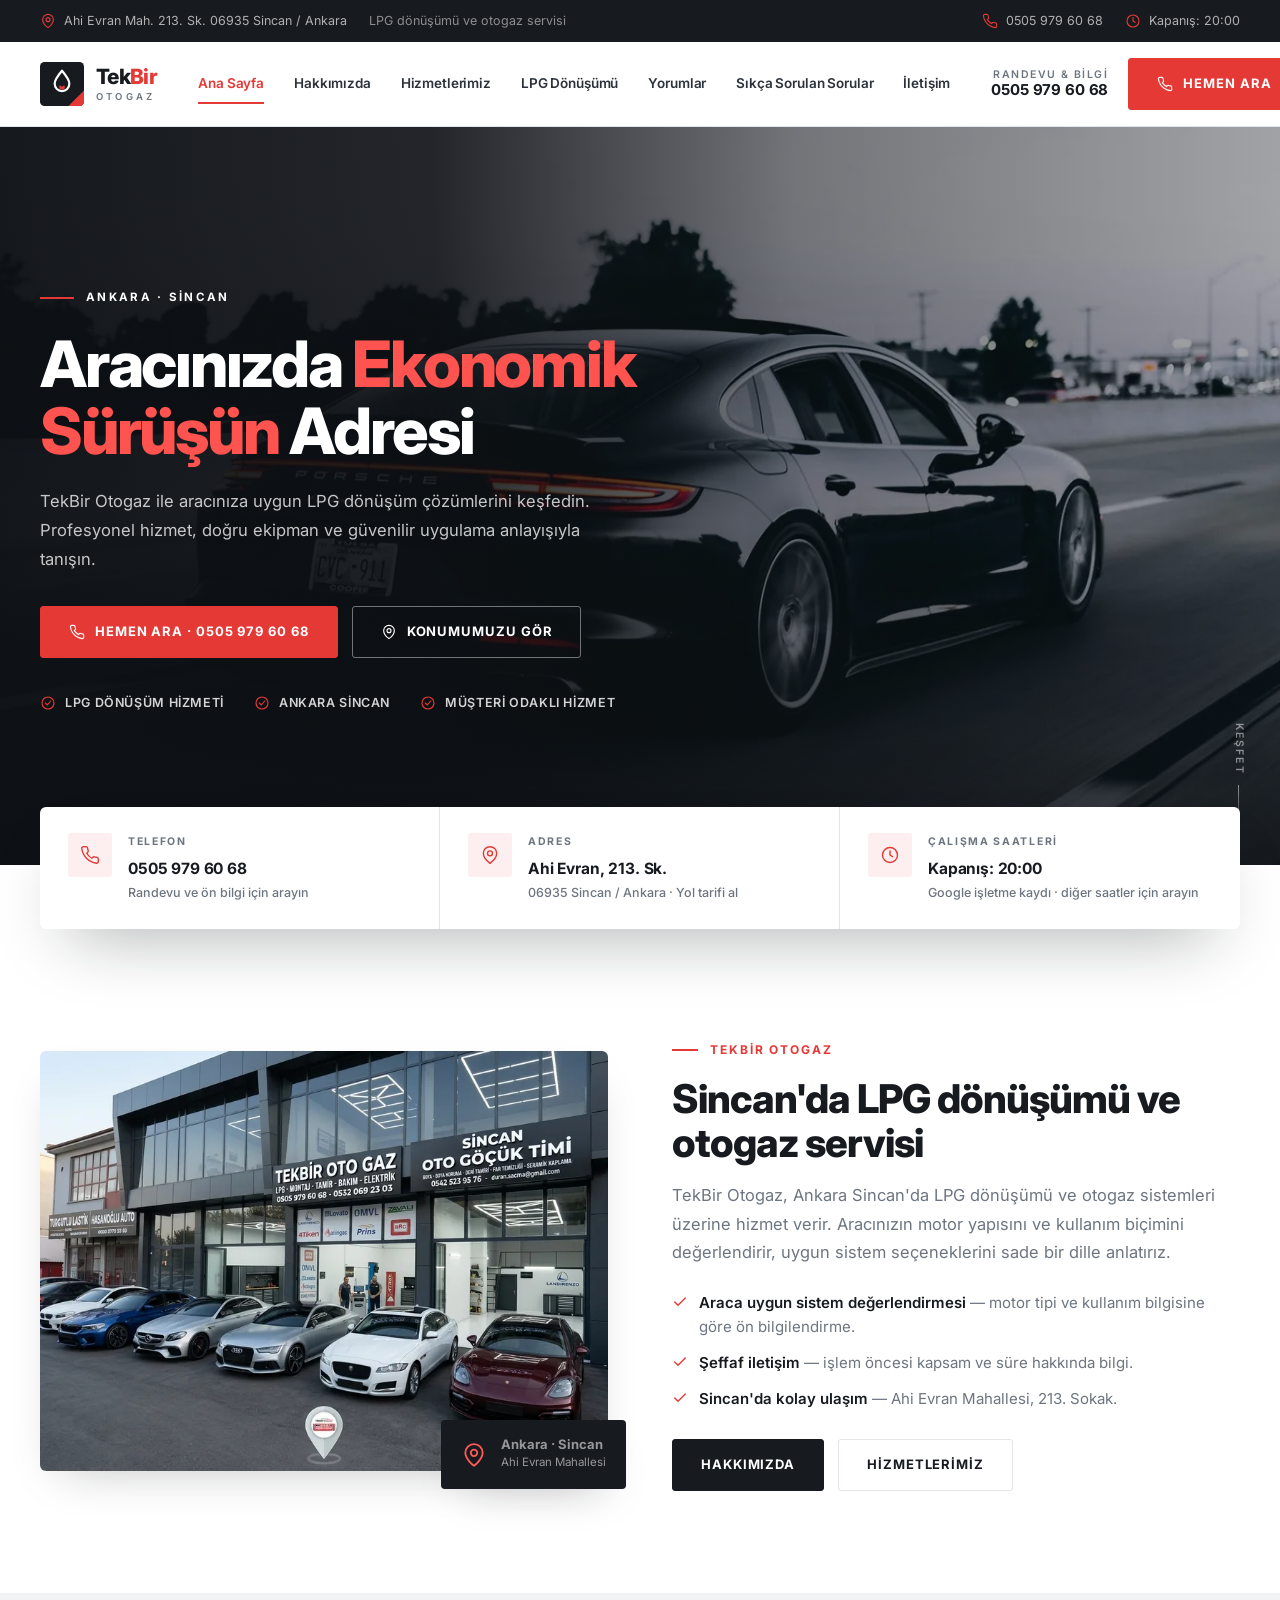
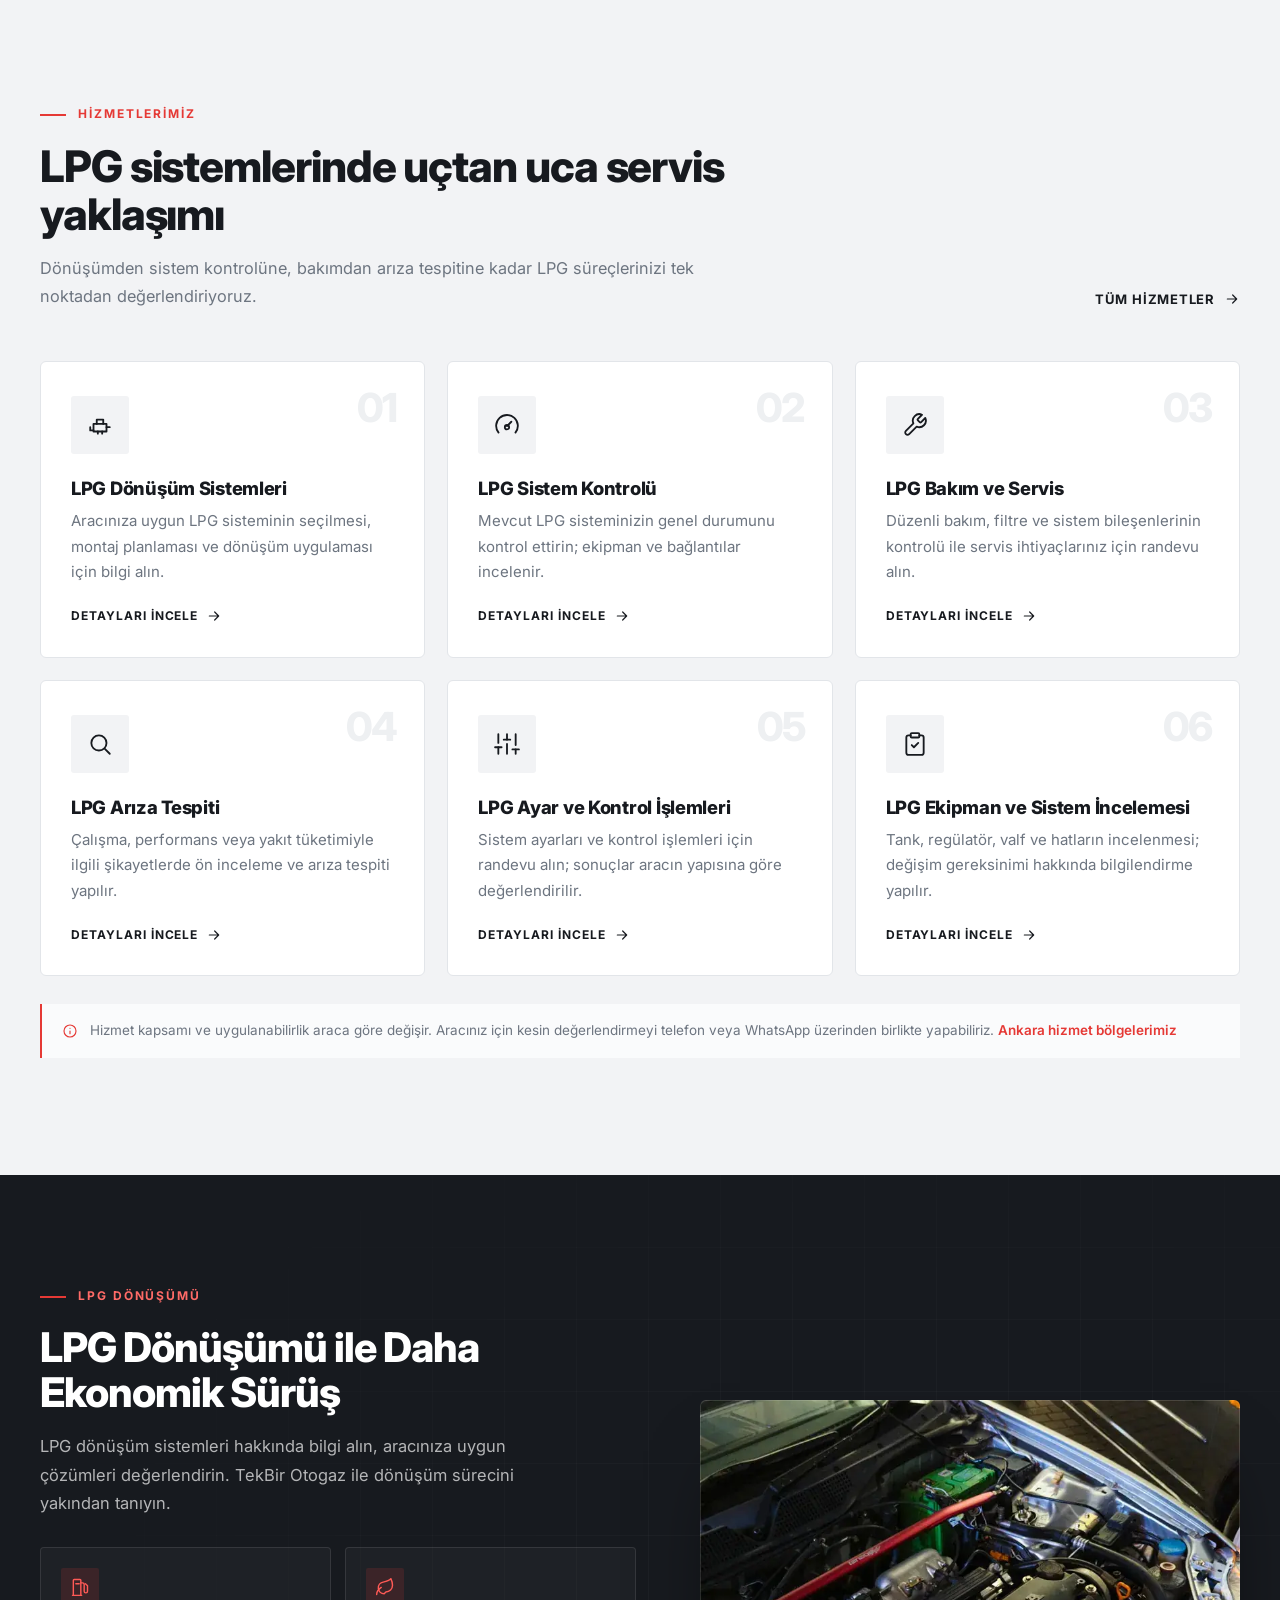
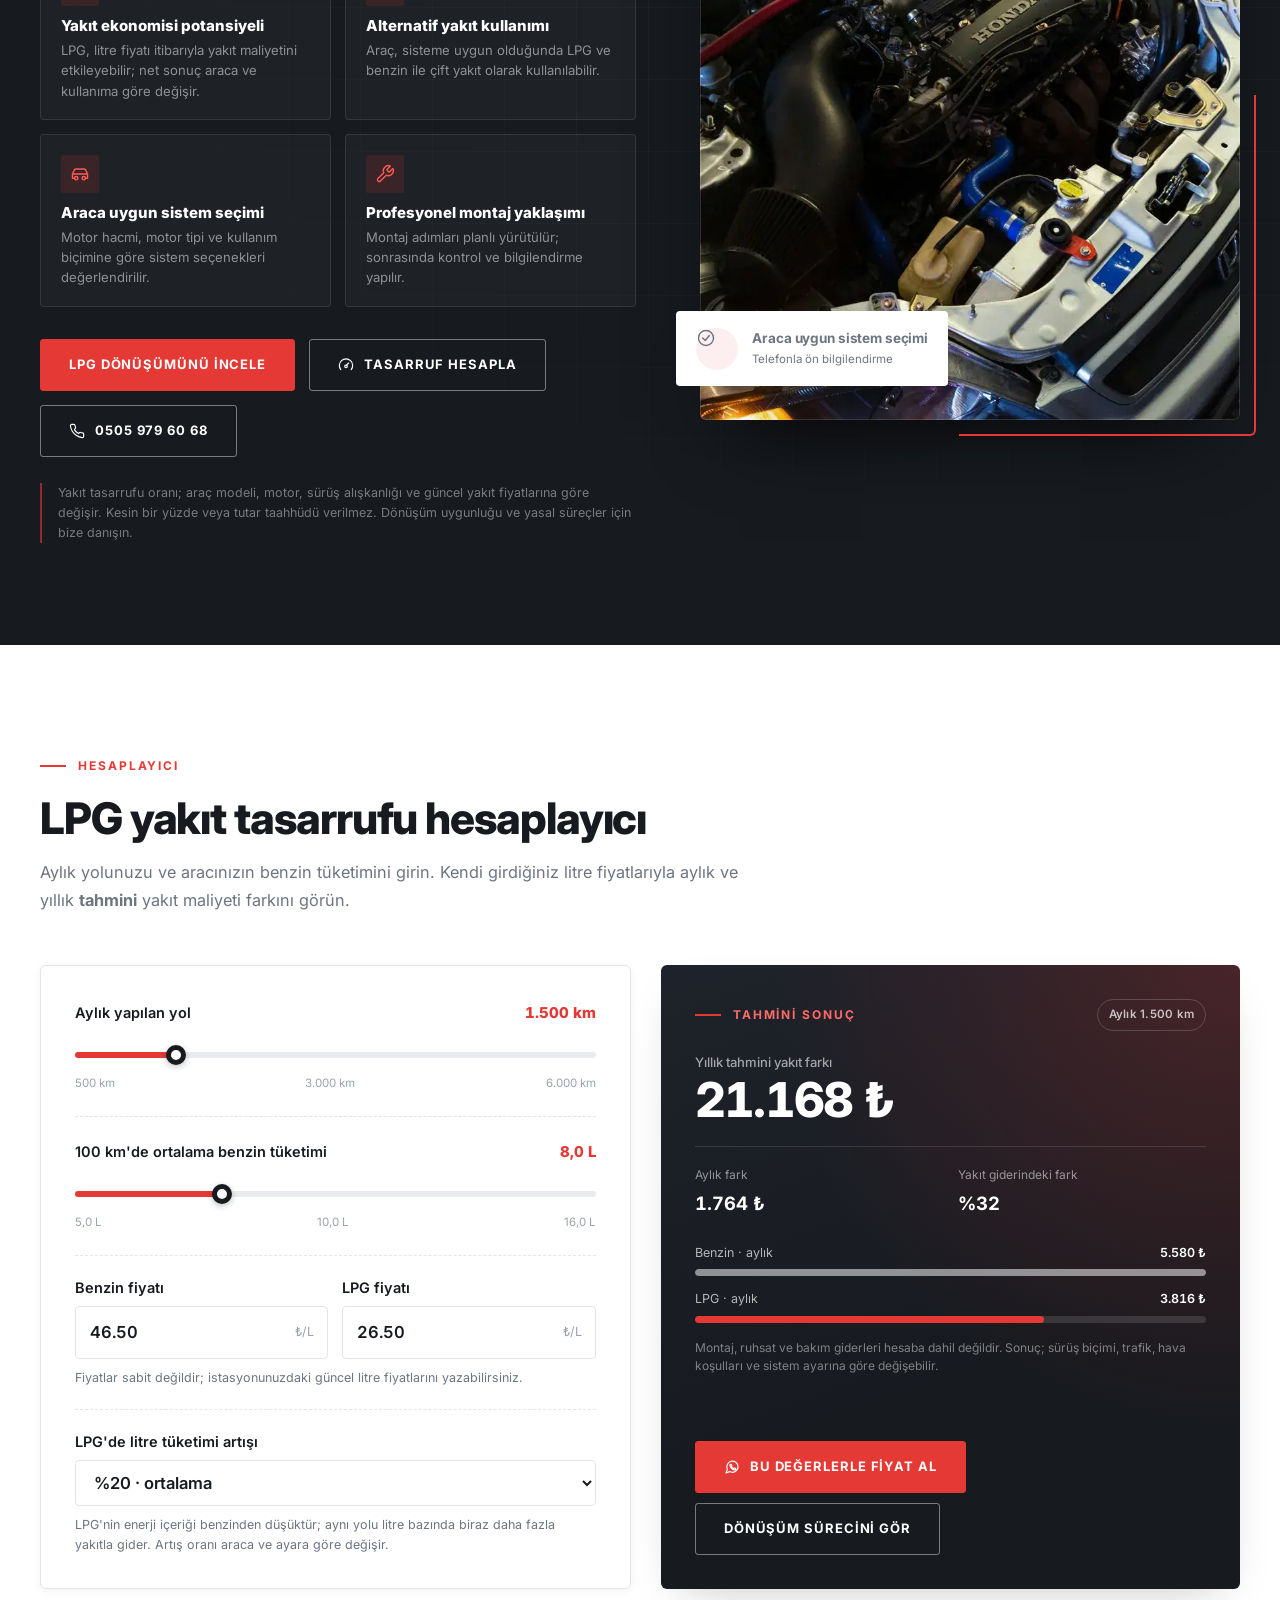
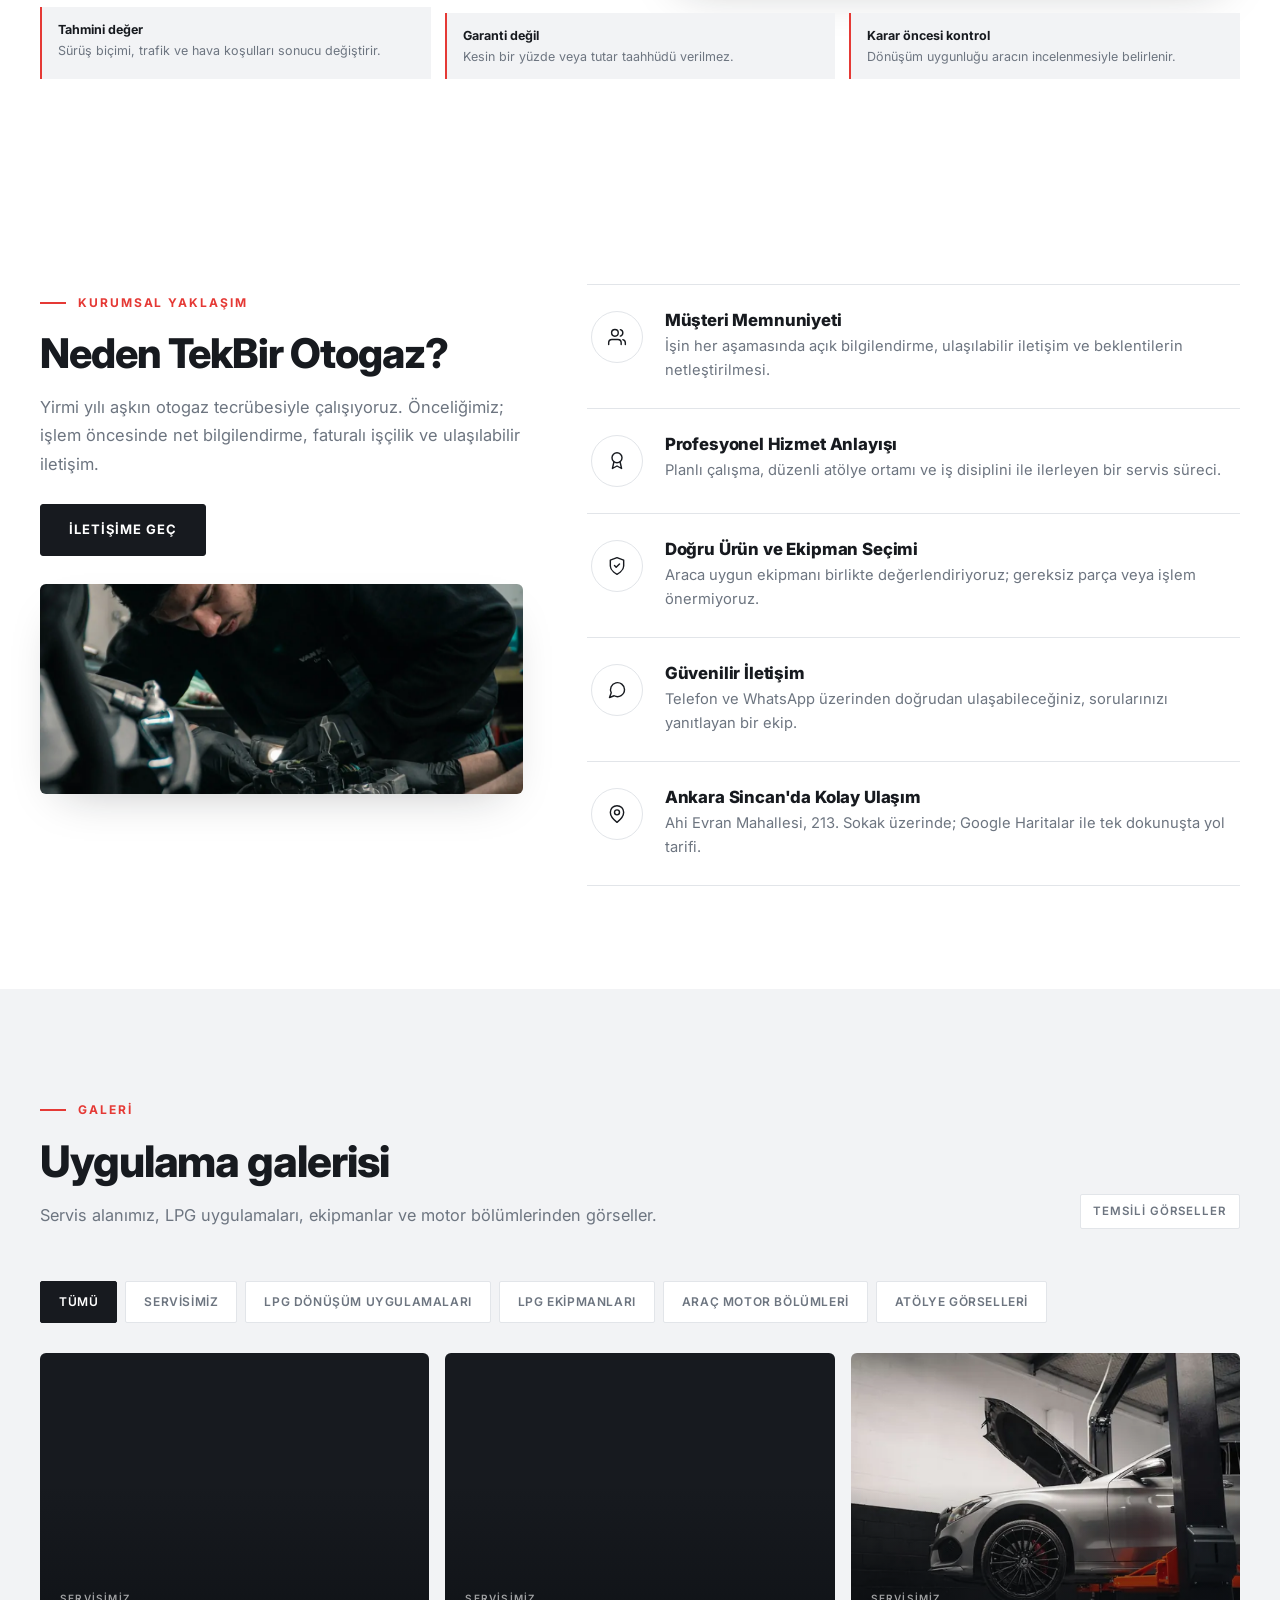
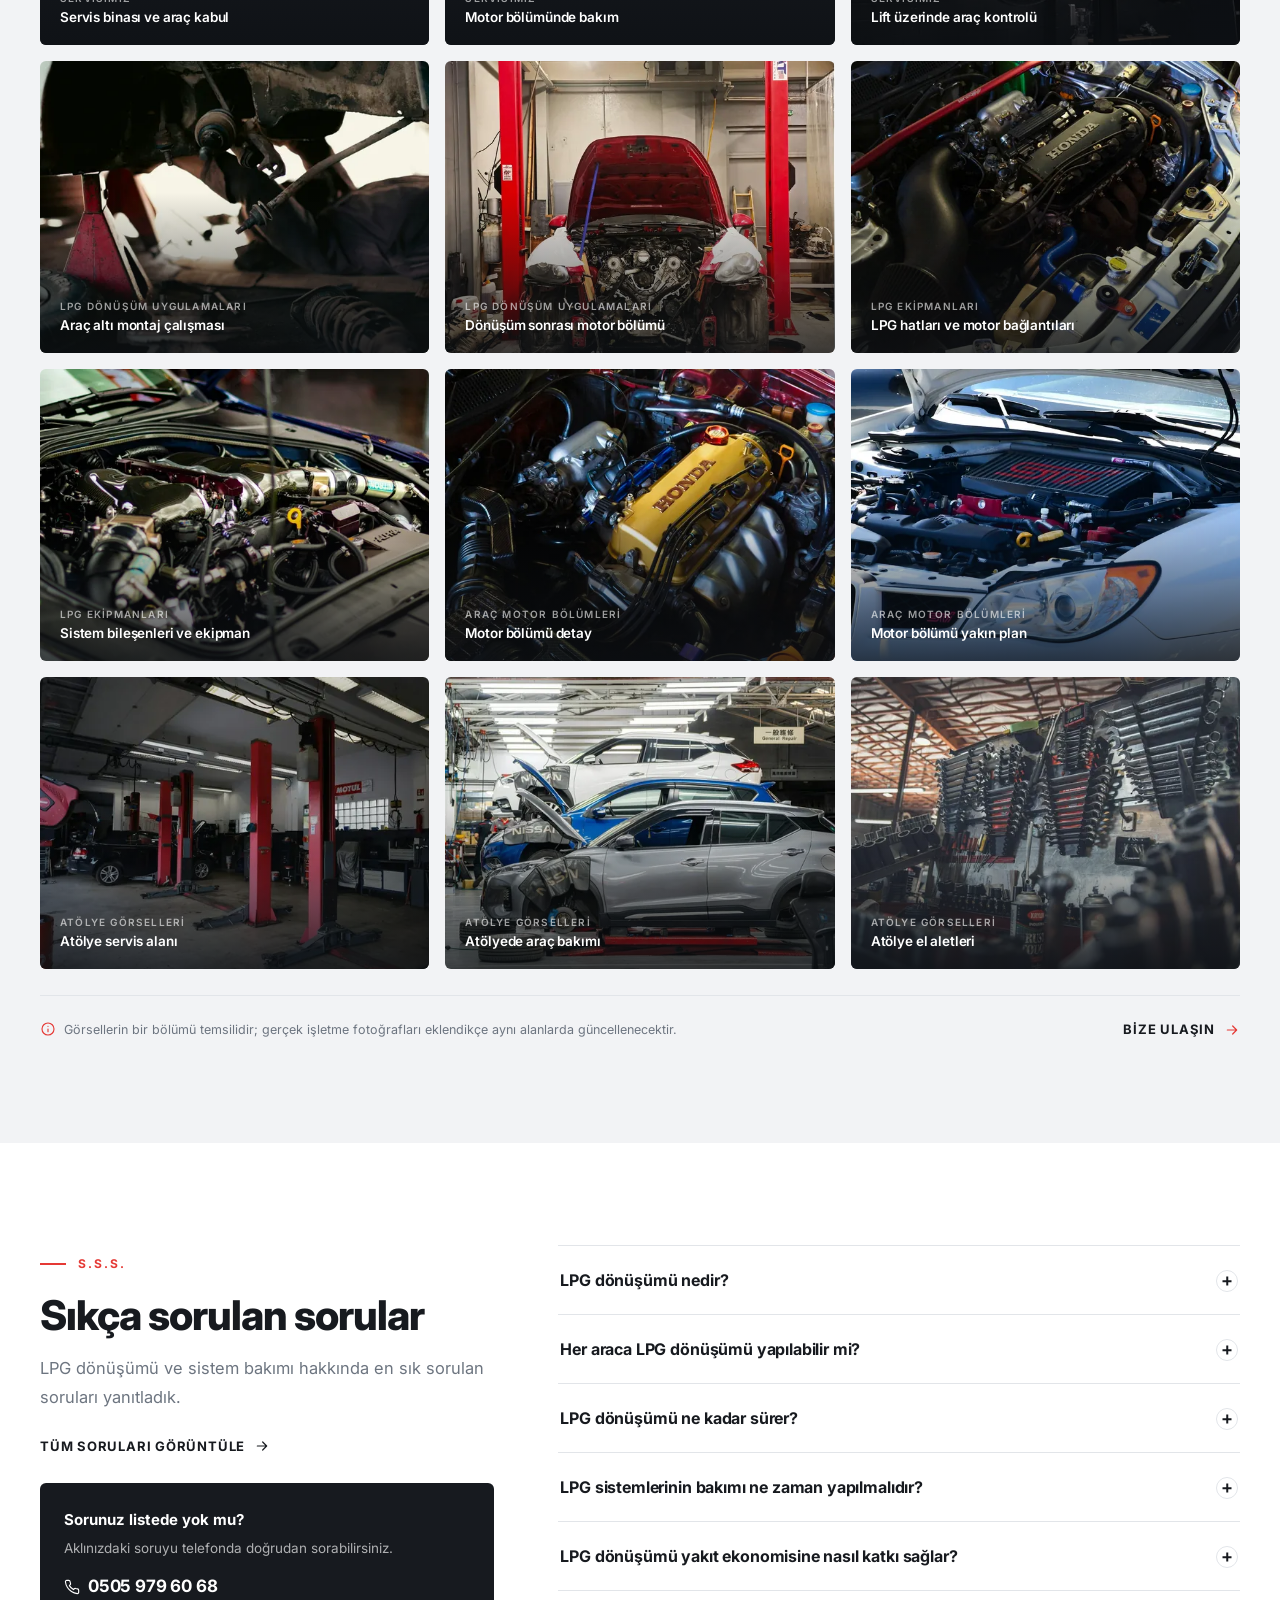
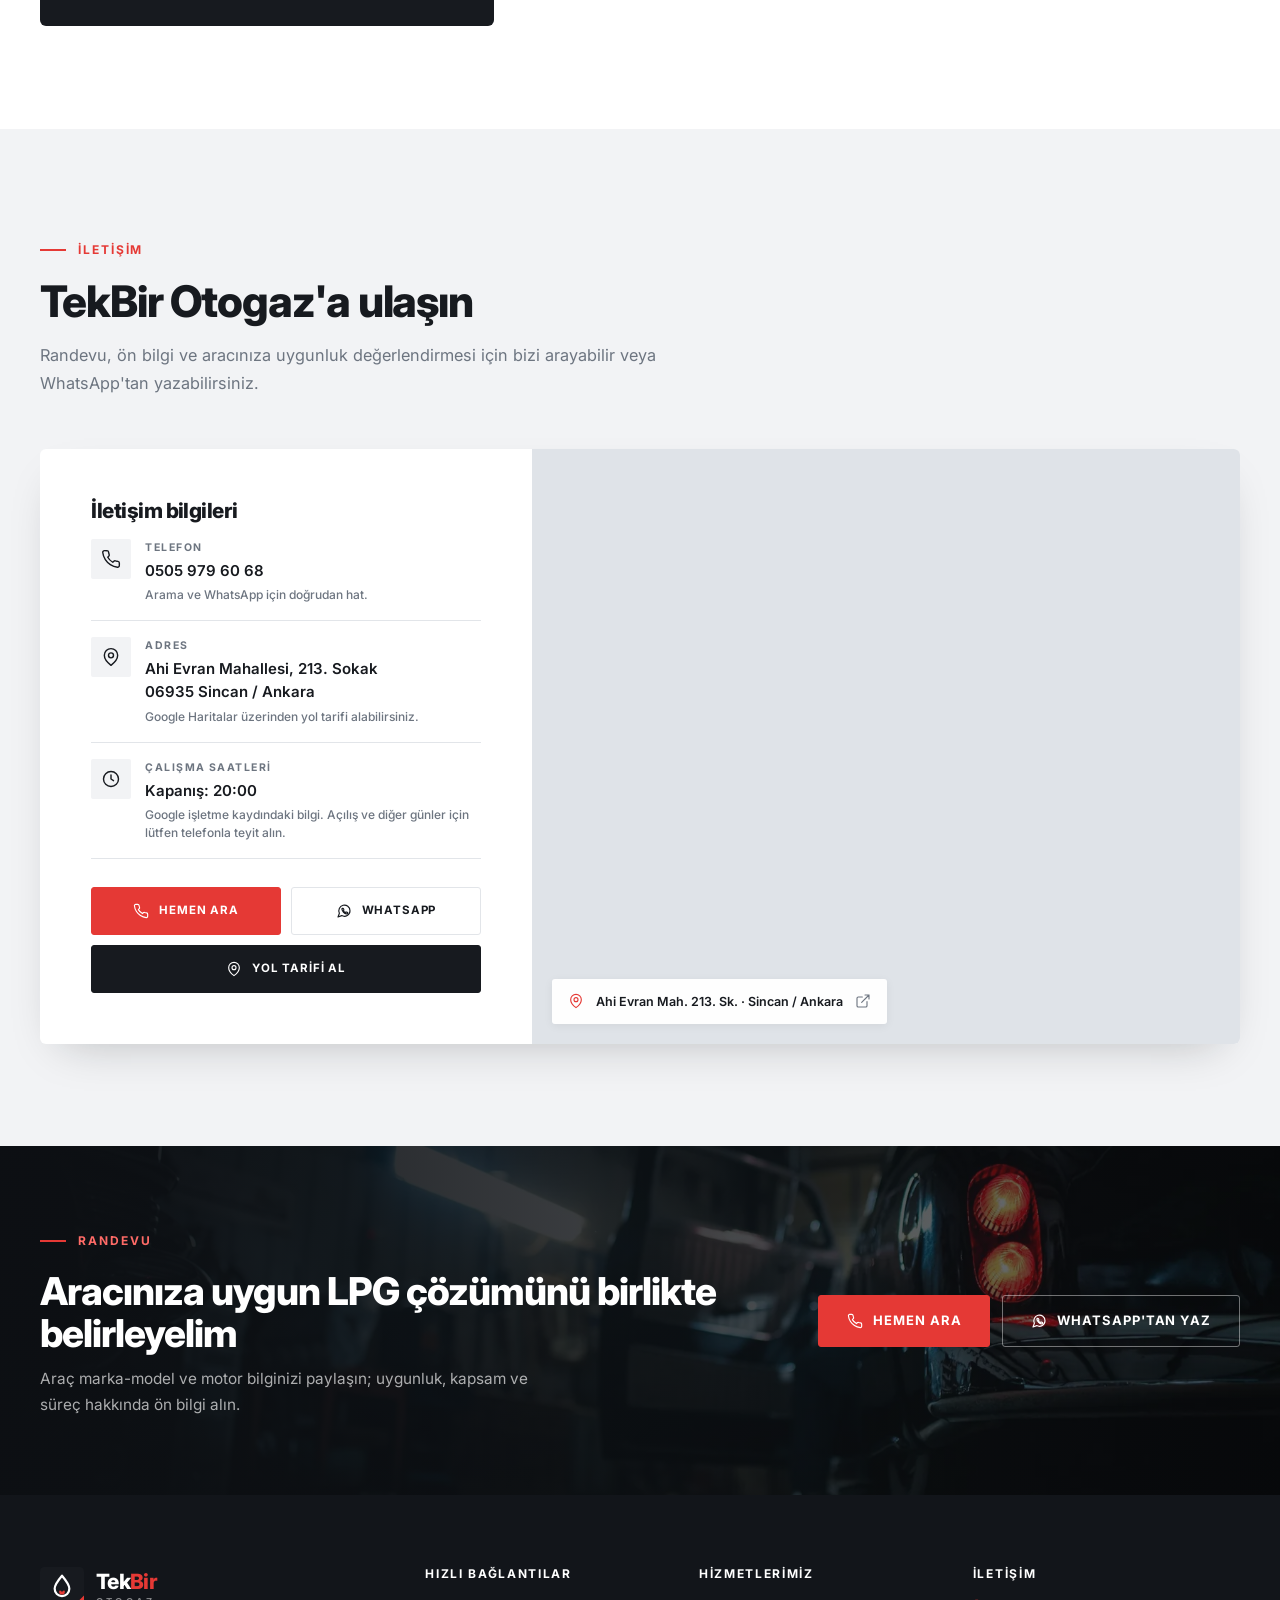
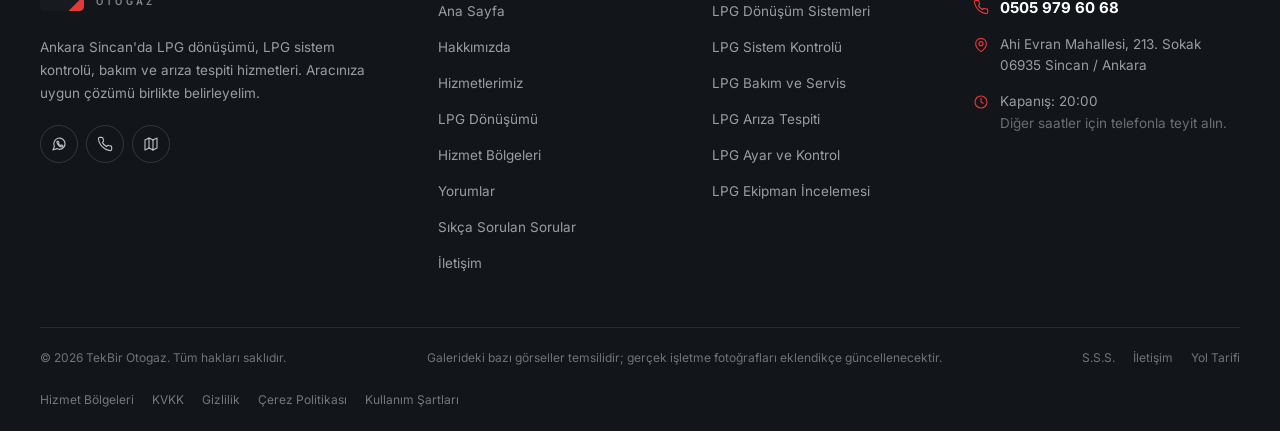
<file: index.html>
<!DOCTYPE html>
<html lang="tr">
<head>
  <meta charset="utf-8">
  <meta name="viewport" content="width=device-width, initial-scale=1">
  <script>document.documentElement.classList.add('js');</script>

  <title>Ankara LPG Dönüşümü | TekBir Otogaz – Sincan Otogaz Servisi</title>
  <meta name="description" content="TekBir Otogaz; Ankara Sincan'da LPG dönüşümü, LPG sistem kontrolü, bakım ve arıza tespiti hizmetleri sunar. Aracınıza uygun LPG sistemi için 0505 979 60 68.">
  <link rel="canonical" href="https://www.tekbirtogaz.com/">
  <meta name="robots" content="index, follow, max-image-preview:large">
  <meta name="author" content="TekBir Otogaz">
  <meta name="theme-color" content="#171A1F">
  <meta name="geo.region" content="TR-06">
  <meta name="geo.placename" content="Sincan, Ankara">
  <meta name="geo.position" content="39.9663049;32.5727663">
  <meta name="ICBM" content="39.9663049, 32.5727663">

  <!-- Open Graph -->
  <meta property="og:locale" content="tr_TR">
  <meta property="og:type" content="website">
  <meta property="og:site_name" content="TekBir Otogaz">
  <meta property="og:title" content="Ankara LPG Dönüşümü | TekBir Otogaz – Sincan">
  <meta property="og:description" content="Sincan'da LPG dönüşümü, LPG servisi ve otogaz uygulamaları. Aracınıza uygun sistem için telefon veya WhatsApp ile ulaşın.">
  <meta property="og:url" content="https://www.tekbirtogaz.com/">
  <meta property="og:image" content="https://www.tekbirtogaz.com/assets/img/og-tekbir-otogaz.jpg">
  <meta property="og:image:width" content="1200">
  <meta property="og:image:height" content="630">
  <meta property="og:image:alt" content="TekBir Otogaz – Ankara Sincan LPG dönüşüm servisi">
  <meta name="twitter:card" content="summary_large_image">
  <meta name="twitter:title" content="Ankara LPG Dönüşümü | TekBir Otogaz – Sincan">
  <meta name="twitter:description" content="Sincan'da LPG dönüşümü, LPG servisi ve otogaz uygulamaları. 0505 979 60 68.">
  <meta name="twitter:image" content="https://www.tekbirtogaz.com/assets/img/og-tekbir-otogaz.jpg">

  <link rel="preconnect" href="https://fonts.googleapis.com">
  <link rel="preconnect" href="https://fonts.gstatic.com" crossorigin>
  <link href="https://fonts.googleapis.com/css2?family=Inter:wght@400;500;600;700;800&display=swap" rel="stylesheet">
  <link rel="preload" as="image" href="assets/img/hero-lpg-donusum-sincan-ankara-1400.webp"
        imagesrcset="assets/img/hero-lpg-donusum-sincan-ankara-900.webp 900w, assets/img/hero-lpg-donusum-sincan-ankara-1400.webp 1400w, assets/img/hero-lpg-donusum-sincan-ankara-2000.webp 2000w"
        imagesizes="100vw">
  <link rel="stylesheet" href="assets/css/style.css">
  <link rel="icon" href="assets/img/favicon.svg" type="image/svg+xml">
  <link rel="apple-touch-icon" href="assets/img/apple-touch-icon.png">
  <link rel="manifest" href="site.webmanifest">

  <script type="application/ld+json">
  {
    "@context": "https://schema.org",
    "@type": "AutomotiveBusiness",
    "@id": "https://www.tekbirtogaz.com/#business",
    "name": "TekBir Otogaz",
    "alternateName": "TekBir Otogaz LPG Dönüşüm",
    "description": "Ankara Sincan'da LPG dönüşümü, LPG sistem kontrolü, LPG bakım ve servis, arıza tespiti ve LPG ekipman incelemesi hizmetleri.",
    "url": "https://www.tekbirtogaz.com/",
    "image": [
      "https://www.tekbirtogaz.com/assets/img/og-tekbir-otogaz.jpg",
      "https://www.tekbirtogaz.com/assets/img/hakkimizda-tekbir-otogaz-atolyesi-1200.webp"
    ],
    "logo": "https://www.tekbirtogaz.com/assets/img/favicon.svg",
    "telephone": "+905059796068",
    "address": {
      "@type": "PostalAddress",
      "streetAddress": "Ahi Evran Mahallesi, 213. Sokak",
      "addressLocality": "Sincan",
      "addressRegion": "Ankara",
      "postalCode": "06935",
      "addressCountry": "TR"
    },
    "geo": {
      "@type": "GeoCoordinates",
      "latitude": 39.9663049,
      "longitude": 32.5727663
    },
    "hasMap": "https://www.google.com/maps/place/TekBir+Otogaz/@39.9663049,32.5727663,17z/",
    "sameAs": [
      "https://www.google.com/maps/place/TekBir+Otogaz/@39.9663049,32.5727663,17z/"
    ],
    "areaServed": [
      { "@type": "City", "name": "Ankara" },
      { "@type": "AdministrativeArea", "name": "Sincan" }
    ],
    "hasOfferCatalog": {
      "@type": "OfferCatalog",
      "name": "LPG ve otogaz hizmetleri",
      "itemListElement": [
        { "@type": "Offer", "itemOffered": { "@type": "Service", "name": "LPG Dönüşüm Sistemleri" } },
        { "@type": "Offer", "itemOffered": { "@type": "Service", "name": "LPG Sistem Kontrolü" } },
        { "@type": "Offer", "itemOffered": { "@type": "Service", "name": "LPG Bakım ve Servis" } },
        { "@type": "Offer", "itemOffered": { "@type": "Service", "name": "LPG Arıza Tespiti" } },
        { "@type": "Offer", "itemOffered": { "@type": "Service", "name": "LPG Ayar ve Kontrol İşlemleri" } },
        { "@type": "Offer", "itemOffered": { "@type": "Service", "name": "LPG Ekipman ve Sistem İncelemesi" } }
      ]
    }
  }
  </script>
  <script type="application/ld+json">
  {
    "@context": "https://schema.org",
    "@type": "WebSite",
    "@id": "https://www.tekbirtogaz.com/#website",
    "url": "https://www.tekbirtogaz.com/",
    "name": "TekBir Otogaz",
    "inLanguage": "tr-TR",
    "publisher": { "@id": "https://www.tekbirtogaz.com/#business" }
  }
  </script>
</head>

<body>
  <a class="skip-link" href="#main">İçeriğe geç</a>

  <!-- Üst bilgi şeridi -->
  <div class="topbar">
    <div class="container topbar__inner">
      <div class="topbar__group">
        <span class="topbar__item">
          <svg class="icon icon--sm" aria-hidden="true"><use href="assets/img/icons.svg#i-pin"></use></svg>
          Ahi Evran Mah. 213. Sk. 06935 Sincan / Ankara
        </span>
        <span class="topbar__item topbar__note">LPG dönüşümü ve otogaz servisi</span>
      </div>
      <div class="topbar__group">
        <a class="topbar__item" href="tel:+905059796068">
          <svg class="icon icon--sm" aria-hidden="true"><use href="assets/img/icons.svg#i-phone"></use></svg>
          0505 979 60 68
        </a>
        <span class="topbar__item">
          <svg class="icon icon--sm" aria-hidden="true"><use href="assets/img/icons.svg#i-clock"></use></svg>
          Kapanış: 20:00
        </span>
      </div>
    </div>
  </div>

  <!-- Ana menü -->
  <header class="site-header" id="site-header">
    <div class="container header__inner">
      <a class="logo" href="index.html" aria-label="TekBir Otogaz ana sayfa">
        <svg class="logo__mark" viewBox="0 0 48 48" aria-hidden="true" focusable="false">
          <rect width="48" height="48" rx="5" fill="#171A1F"/>
          <path d="M48 31v12a5 5 0 0 1-5 5H31z" fill="#E53935"/>
          <path d="M24 9.5c5.2 6.1 8 10.2 8 14.2a8 8 0 0 1-16 0c0-4 2.8-8.1 8-14.2z" fill="none" stroke="#fff" stroke-width="2.4" stroke-linejoin="round"/>
          <path d="M24 27.4c1.6-2.2 3.1-2.2 3.1-.4a3.1 3.1 0 0 1-6.2 0c0-1.8 1.5-1.8 3.1.4z" fill="#E53935"/>
        </svg>
        <span class="logo__text">
          <span class="logo__name">Tek<span>Bir</span></span>
          <span class="logo__sub">Otogaz</span>
        </span>
      </a>

      <nav class="nav" aria-label="Ana menü">
        <a class="nav__link" href="index.html" aria-current="page">Ana Sayfa</a>
        <a class="nav__link" href="hakkimizda.html">Hakkımızda</a>
        <a class="nav__link" href="hizmetlerimiz.html">Hizmetlerimiz</a>
        <a class="nav__link" href="lpg-donusumu.html">LPG Dönüşümü</a>
        <a class="nav__link" href="yorumlar.html">Yorumlar</a>
        <a class="nav__link" href="sikca-sorulan-sorular.html">Sıkça Sorulan Sorular</a>
        <a class="nav__link" href="iletisim.html">İletişim</a>
      </nav>

      <div class="header__actions">
        <div class="header__phone">
          <span>Randevu &amp; Bilgi</span>
          <strong><a href="tel:+905059796068">0505 979 60 68</a></strong>
        </div>
        <a class="btn btn--primary header__cta" href="tel:+905059796068">
          <svg class="icon icon--sm" aria-hidden="true"><use href="assets/img/icons.svg#i-phone"></use></svg>
          Hemen Ara
        </a>
        <button class="burger" type="button" aria-label="Menüyü aç" aria-expanded="false" aria-controls="mobile-nav">
          <span class="burger__box"><span></span><span></span><span></span></span>
        </button>
      </div>
    </div>
  </header>

  <!-- Mobil menü -->
  <div class="mobile-nav" id="mobile-nav" aria-hidden="true">
    <nav aria-label="Mobil menü">
      <ul class="mobile-nav__list">
        <li><a class="mobile-nav__link" href="index.html" aria-current="page">Ana Sayfa <svg class="icon icon--sm" aria-hidden="true"><use href="assets/img/icons.svg#i-chevron-right"></use></svg></a></li>
        <li><a class="mobile-nav__link" href="hakkimizda.html">Hakkımızda <svg class="icon icon--sm" aria-hidden="true"><use href="assets/img/icons.svg#i-chevron-right"></use></svg></a></li>
        <li><a class="mobile-nav__link" href="hizmetlerimiz.html">Hizmetlerimiz <svg class="icon icon--sm" aria-hidden="true"><use href="assets/img/icons.svg#i-chevron-right"></use></svg></a></li>
        <li><a class="mobile-nav__link" href="lpg-donusumu.html">LPG Dönüşümü <svg class="icon icon--sm" aria-hidden="true"><use href="assets/img/icons.svg#i-chevron-right"></use></svg></a></li>
        <li><a class="mobile-nav__link" href="hizmet-bolgeleri.html">Hizmet Bölgeleri <svg class="icon icon--sm" aria-hidden="true"><use href="assets/img/icons.svg#i-chevron-right"></use></svg></a></li>
        <li><a class="mobile-nav__link" href="yorumlar.html">Yorumlar <svg class="icon icon--sm" aria-hidden="true"><use href="assets/img/icons.svg#i-chevron-right"></use></svg></a></li>
        <li><a class="mobile-nav__link" href="sikca-sorulan-sorular.html">Sıkça Sorulan Sorular <svg class="icon icon--sm" aria-hidden="true"><use href="assets/img/icons.svg#i-chevron-right"></use></svg></a></li>
        <li><a class="mobile-nav__link" href="iletisim.html">İletişim <svg class="icon icon--sm" aria-hidden="true"><use href="assets/img/icons.svg#i-chevron-right"></use></svg></a></li>
      </ul>
    </nav>
    <div class="mobile-nav__actions">
      <a class="btn btn--primary btn--block" href="tel:+905059796068">
        <svg class="icon icon--sm" aria-hidden="true"><use href="assets/img/icons.svg#i-phone"></use></svg>
        Hemen Ara · 0505 979 60 68
      </a>
      <a class="btn btn--outline btn--block" href="https://wa.me/905059796068" target="_blank" rel="noopener">
        <svg class="icon icon--sm" aria-hidden="true"><use href="assets/img/icons.svg#i-whatsapp"></use></svg>
        WhatsApp'tan Yaz
      </a>
    </div>
    <div class="mobile-nav__meta">
      <p>Ahi Evran Mah. 213. Sk. 06935 Sincan / Ankara</p>
      <p>Kapanış: 20:00 · Diğer saatler için telefonla teyit alın.</p>
    </div>
  </div>

  <main id="main">
    <!-- Hero -->
    <section class="hero">
      <div class="hero__media">
        <img src="assets/img/hero-lpg-donusum-sincan-ankara-1400.webp"
             srcset="assets/img/hero-lpg-donusum-sincan-ankara-900.webp 900w, assets/img/hero-lpg-donusum-sincan-ankara-1400.webp 1400w, assets/img/hero-lpg-donusum-sincan-ankara-2000.webp 2000w"
             sizes="100vw" width="2000" height="1125"
             alt="Yolda ilerleyen modern otomobil – LPG dönüşümü ve ekonomik sürüş (temsili görsel)"
             fetchpriority="high" decoding="async">
      </div>
      <div class="container hero__inner">
        <div class="hero__content">
          <span class="hero__eyebrow">Ankara · Sincan</span>
          <h1>Aracınızda <em>Ekonomik Sürüşün</em> Adresi</h1>
          <p class="hero__text">TekBir Otogaz ile aracınıza uygun LPG dönüşüm çözümlerini keşfedin. Profesyonel hizmet, doğru ekipman ve güvenilir uygulama anlayışıyla tanışın.</p>
          <div class="hero__actions">
            <a class="btn btn--primary" href="tel:+905059796068">
              <svg class="icon icon--sm" aria-hidden="true"><use href="assets/img/icons.svg#i-phone"></use></svg>
              Hemen Ara · 0505 979 60 68
            </a>
            <a class="btn btn--ghost" href="#iletisim">
              <svg class="icon icon--sm" aria-hidden="true"><use href="assets/img/icons.svg#i-pin"></use></svg>
              Konumumuzu Gör
            </a>
          </div>
          <ul class="hero__trust">
            <li><svg class="icon icon--sm" aria-hidden="true"><use href="assets/img/icons.svg#i-check-circle"></use></svg> LPG Dönüşüm Hizmeti</li>
            <li><svg class="icon icon--sm" aria-hidden="true"><use href="assets/img/icons.svg#i-check-circle"></use></svg> Ankara Sincan</li>
            <li><svg class="icon icon--sm" aria-hidden="true"><use href="assets/img/icons.svg#i-check-circle"></use></svg> Müşteri Odaklı Hizmet</li>
          </ul>
        </div>
      </div>
      <span class="hero__scroll" aria-hidden="true">Keşfet</span>
    </section>

    <!-- Hızlı bilgi -->
    <div class="info-rail">
      <div class="container">
        <div class="info-rail__grid">
          <a class="info-rail__item" href="tel:+905059796068">
            <span class="info-rail__icon"><svg class="icon" aria-hidden="true"><use href="assets/img/icons.svg#i-phone"></use></svg></span>
            <span>
              <span class="info-rail__label">Telefon</span>
              <span class="info-rail__value">0505 979 60 68<small>Randevu ve ön bilgi için arayın</small></span>
            </span>
          </a>
          <a class="info-rail__item" href="https://www.google.com/maps/dir/?api=1&amp;destination=39.9663049%2C32.5727663" target="_blank" rel="noopener">
            <span class="info-rail__icon"><svg class="icon" aria-hidden="true"><use href="assets/img/icons.svg#i-pin"></use></svg></span>
            <span>
              <span class="info-rail__label">Adres</span>
              <span class="info-rail__value">Ahi Evran, 213. Sk.<small>06935 Sincan / Ankara · Yol tarifi al</small></span>
            </span>
          </a>
          <div class="info-rail__item">
            <span class="info-rail__icon"><svg class="icon" aria-hidden="true"><use href="assets/img/icons.svg#i-clock"></use></svg></span>
            <span>
              <span class="info-rail__label">Çalışma Saatleri</span>
              <span class="info-rail__value">Kapanış: 20:00<small>Google işletme kaydı · diğer saatler için arayın</small></span>
            </span>
          </div>
        </div>
      </div>
    </div>

    <!-- Kısa tanıtım -->
    <section class="section">
      <div class="container split">
        <div class="split__media split__media--wide reveal">
          <img src="assets/img/hakkimizda-tekbir-otogaz-atolyesi-1200.webp"
               srcset="assets/img/hakkimizda-tekbir-otogaz-atolyesi-800.webp 800w, assets/img/hakkimizda-tekbir-otogaz-atolyesi-1200.webp 1200w"
               sizes="(max-width: 900px) 100vw, 560px" width="1200" height="880"
               alt="TekBir Otogaz'ın Sincan'daki servis binası ve önünde park eden araçlar"
               loading="lazy" decoding="async">
          <div class="split__badge">
            <svg class="icon icon--lg" aria-hidden="true"><use href="assets/img/icons.svg#i-pin"></use></svg>
            <span><strong>Ankara · Sincan</strong><span>Ahi Evran Mahallesi</span></span>
          </div>
        </div>
        <div class="split__content reveal" style="--d: 90ms">
          <span class="eyebrow">TekBir Otogaz</span>
          <h2>Sincan'da LPG dönüşümü ve otogaz servisi</h2>
          <p>TekBir Otogaz, Ankara Sincan'da LPG dönüşümü ve otogaz sistemleri üzerine hizmet verir. Aracınızın motor yapısını ve kullanım biçimini değerlendirir, uygun sistem seçeneklerini sade bir dille anlatırız.</p>
          <ul class="check-list">
            <li><svg class="icon icon--sm" aria-hidden="true"><use href="assets/img/icons.svg#i-check"></use></svg><span><strong>Araca uygun sistem değerlendirmesi</strong> — motor tipi ve kullanım bilgisine göre ön bilgilendirme.</span></li>
            <li><svg class="icon icon--sm" aria-hidden="true"><use href="assets/img/icons.svg#i-check"></use></svg><span><strong>Şeffaf iletişim</strong> — işlem öncesi kapsam ve süre hakkında bilgi.</span></li>
            <li><svg class="icon icon--sm" aria-hidden="true"><use href="assets/img/icons.svg#i-check"></use></svg><span><strong>Sincan'da kolay ulaşım</strong> — Ahi Evran Mahallesi, 213. Sokak.</span></li>
          </ul>
          <div class="btn-row">
            <a class="btn btn--dark" href="hakkimizda.html">Hakkımızda</a>
            <a class="btn btn--outline" href="hizmetlerimiz.html">Hizmetlerimiz</a>
          </div>
        </div>
      </div>
    </section>

    <!-- Hizmetler -->
    <section class="section bg-grey" id="hizmetler">
      <div class="container">
        <div class="section-head-row">
          <div class="section-head reveal">
            <span class="eyebrow">Hizmetlerimiz</span>
            <h2>LPG sistemlerinde uçtan uca servis yaklaşımı</h2>
            <p>Dönüşümden sistem kontrolüne, bakımdan arıza tespitine kadar LPG süreçlerinizi tek noktadan değerlendiriyoruz.</p>
          </div>
          <a class="link-arrow" href="hizmetlerimiz.html">Tüm Hizmetler
            <svg class="icon icon--sm" aria-hidden="true"><use href="assets/img/icons.svg#i-arrow-right"></use></svg>
          </a>
        </div>

        <div class="services__grid">
          <article class="service-card reveal">
            <span class="service-card__num" aria-hidden="true">01</span>
            <span class="service-card__icon"><svg class="icon icon--lg" aria-hidden="true"><use href="assets/img/icons.svg#i-engine"></use></svg></span>
            <h3>LPG Dönüşüm Sistemleri</h3>
            <p>Aracınıza uygun LPG sisteminin seçilmesi, montaj planlaması ve dönüşüm uygulaması için bilgi alın.</p>
            <a class="service-card__link" href="hizmetlerimiz.html#lpg-donusum-sistemleri">Detayları İncele
              <svg class="icon icon--sm" aria-hidden="true"><use href="assets/img/icons.svg#i-arrow-right"></use></svg>
            </a>
          </article>

          <article class="service-card reveal" style="--d: 70ms">
            <span class="service-card__num" aria-hidden="true">02</span>
            <span class="service-card__icon"><svg class="icon icon--lg" aria-hidden="true"><use href="assets/img/icons.svg#i-gauge"></use></svg></span>
            <h3>LPG Sistem Kontrolü</h3>
            <p>Mevcut LPG sisteminizin genel durumunu kontrol ettirin; ekipman ve bağlantılar incelenir.</p>
            <a class="service-card__link" href="hizmetlerimiz.html#lpg-sistem-kontrolu">Detayları İncele
              <svg class="icon icon--sm" aria-hidden="true"><use href="assets/img/icons.svg#i-arrow-right"></use></svg>
            </a>
          </article>

          <article class="service-card reveal" style="--d: 140ms">
            <span class="service-card__num" aria-hidden="true">03</span>
            <span class="service-card__icon"><svg class="icon icon--lg" aria-hidden="true"><use href="assets/img/icons.svg#i-wrench"></use></svg></span>
            <h3>LPG Bakım ve Servis</h3>
            <p>Düzenli bakım, filtre ve sistem bileşenlerinin kontrolü ile servis ihtiyaçlarınız için randevu alın.</p>
            <a class="service-card__link" href="hizmetlerimiz.html#lpg-bakim-servis">Detayları İncele
              <svg class="icon icon--sm" aria-hidden="true"><use href="assets/img/icons.svg#i-arrow-right"></use></svg>
            </a>
          </article>

          <article class="service-card reveal">
            <span class="service-card__num" aria-hidden="true">04</span>
            <span class="service-card__icon"><svg class="icon icon--lg" aria-hidden="true"><use href="assets/img/icons.svg#i-search"></use></svg></span>
            <h3>LPG Arıza Tespiti</h3>
            <p>Çalışma, performans veya yakıt tüketimiyle ilgili şikayetlerde ön inceleme ve arıza tespiti yapılır.</p>
            <a class="service-card__link" href="hizmetlerimiz.html#lpg-ariza-tespiti">Detayları İncele
              <svg class="icon icon--sm" aria-hidden="true"><use href="assets/img/icons.svg#i-arrow-right"></use></svg>
            </a>
          </article>

          <article class="service-card reveal" style="--d: 70ms">
            <span class="service-card__num" aria-hidden="true">05</span>
            <span class="service-card__icon"><svg class="icon icon--lg" aria-hidden="true"><use href="assets/img/icons.svg#i-sliders"></use></svg></span>
            <h3>LPG Ayar ve Kontrol İşlemleri</h3>
            <p>Sistem ayarları ve kontrol işlemleri için randevu alın; sonuçlar aracın yapısına göre değerlendirilir.</p>
            <a class="service-card__link" href="hizmetlerimiz.html#lpg-ayar-kontrol">Detayları İncele
              <svg class="icon icon--sm" aria-hidden="true"><use href="assets/img/icons.svg#i-arrow-right"></use></svg>
            </a>
          </article>

          <article class="service-card reveal" style="--d: 140ms">
            <span class="service-card__num" aria-hidden="true">06</span>
            <span class="service-card__icon"><svg class="icon icon--lg" aria-hidden="true"><use href="assets/img/icons.svg#i-clipboard"></use></svg></span>
            <h3>LPG Ekipman ve Sistem İncelemesi</h3>
            <p>Tank, regülatör, valf ve hatların incelenmesi; değişim gereksinimi hakkında bilgilendirme yapılır.</p>
            <a class="service-card__link" href="hizmetlerimiz.html#lpg-ekipman-incelemesi">Detayları İncele
              <svg class="icon icon--sm" aria-hidden="true"><use href="assets/img/icons.svg#i-arrow-right"></use></svg>
            </a>
          </article>
        </div>

        <p class="services__note">
          <svg class="icon icon--sm" aria-hidden="true"><use href="assets/img/icons.svg#i-info"></use></svg>
          <span>Hizmet kapsamı ve uygulanabilirlik araca göre değişir. Aracınız için kesin değerlendirmeyi telefon veya WhatsApp üzerinden birlikte yapabiliriz. <a href="hizmet-bolgeleri.html" style="color: var(--red); font-weight: 600;">Ankara hizmet bölgelerimiz</a></span>
        </p>
      </div>
    </section>

    <!-- LPG dönüşümü -->
    <section class="section lpg" id="lpg-donusumu">
      <div class="container lpg__inner">
        <div class="lpg__content reveal">
          <span class="eyebrow eyebrow--light">LPG Dönüşümü</span>
          <h2>LPG Dönüşümü ile Daha Ekonomik Sürüş</h2>
          <p class="lpg__text">LPG dönüşüm sistemleri hakkında bilgi alın, aracınıza uygun çözümleri değerlendirin. TekBir Otogaz ile dönüşüm sürecini yakından tanıyın.</p>

          <div class="adv-grid">
            <div class="adv-card">
              <span class="adv-card__icon"><svg class="icon" aria-hidden="true"><use href="assets/img/icons.svg#i-fuel"></use></svg></span>
              <h3>Yakıt ekonomisi potansiyeli</h3>
              <p>LPG, litre fiyatı itibarıyla yakıt maliyetini etkileyebilir; net sonuç araca ve kullanıma göre değişir.</p>
            </div>
            <div class="adv-card">
              <span class="adv-card__icon"><svg class="icon" aria-hidden="true"><use href="assets/img/icons.svg#i-leaf"></use></svg></span>
              <h3>Alternatif yakıt kullanımı</h3>
              <p>Araç, sisteme uygun olduğunda LPG ve benzin ile çift yakıt olarak kullanılabilir.</p>
            </div>
            <div class="adv-card">
              <span class="adv-card__icon"><svg class="icon" aria-hidden="true"><use href="assets/img/icons.svg#i-car"></use></svg></span>
              <h3>Araca uygun sistem seçimi</h3>
              <p>Motor hacmi, motor tipi ve kullanım biçimine göre sistem seçenekleri değerlendirilir.</p>
            </div>
            <div class="adv-card">
              <span class="adv-card__icon"><svg class="icon" aria-hidden="true"><use href="assets/img/icons.svg#i-wrench"></use></svg></span>
              <h3>Profesyonel montaj yaklaşımı</h3>
              <p>Montaj adımları planlı yürütülür; sonrasında kontrol ve bilgilendirme yapılır.</p>
            </div>
          </div>

          <div class="btn-row">
            <a class="btn btn--primary" href="lpg-donusumu.html">LPG Dönüşümünü İncele</a>
            <a class="btn btn--ghost" href="#tasarruf-hesaplayici">
              <svg class="icon icon--sm" aria-hidden="true"><use href="assets/img/icons.svg#i-gauge"></use></svg>
              Tasarruf Hesapla
            </a>
            <a class="btn btn--ghost" href="tel:+905059796068">
              <svg class="icon icon--sm" aria-hidden="true"><use href="assets/img/icons.svg#i-phone"></use></svg>
              0505 979 60 68
            </a>
          </div>
          <p class="lpg__disclaimer">Yakıt tasarrufu oranı; araç modeli, motor, sürüş alışkanlığı ve güncel yakıt fiyatlarına göre değişir. Kesin bir yüzde veya tutar taahhüdü verilmez. Dönüşüm uygunluğu ve yasal süreçler için bize danışın.</p>
        </div>

        <div class="lpg__media reveal" style="--d: 100ms">
          <div class="lpg__frame">
            <img src="assets/img/lpg-donusum-motor-bolumu-ekipman-800.webp"
                 srcset="assets/img/lpg-donusum-motor-bolumu-ekipman-800.webp 800w, assets/img/lpg-donusum-motor-bolumu-ekipman-1400.webp 1400w"
                 sizes="(max-width: 1100px) 100vw, 520px" width="1400" height="2496"
                 alt="LPG dönüşümü uygulanmış araçta motor bölümü ve LPG ekipmanları (temsili görsel)"
                 loading="lazy" decoding="async">
          </div>
          <div class="lpg__accent" aria-hidden="true"></div>
          <div class="lpg__float">
            <span class="lpg__float-icon"><svg class="icon" aria-hidden="true"><use href="assets/img/icons.svg#i-check-circle"></use></svg></span>
            <span>
              <strong>Araca uygun sistem seçimi</strong>
              <span>Telefonla ön bilgilendirme</span>
            </span>
          </div>
        </div>
      </div>
    </section>

    <!-- Yakıt tasarrufu hesaplayıcı -->
    <section class="section" id="tasarruf-hesaplayici">
      <div class="container">
        <div class="section-head reveal">
          <span class="eyebrow">Hesaplayıcı</span>
          <h2>LPG yakıt tasarrufu hesaplayıcı</h2>
          <p>Aylık yolunuzu ve aracınızın benzin tüketimini girin. Kendi girdiğiniz litre fiyatlarıyla aylık ve yıllık <strong>tahmini</strong> yakıt maliyeti farkını görün.</p>
        </div>

        <div class="calc" data-calc>
          <div class="calc__form reveal">
            <div class="calc__field">
              <div class="calc__field-top">
                <label class="calc__label" for="calc-km">Aylık yapılan yol</label>
                <output class="calc__value" for="calc-km" data-calc-km-out>1.500 km</output>
              </div>
              <input class="calc__range" type="range" id="calc-km" min="500" max="6000" step="100" value="1500" data-calc-km>
              <div class="calc__scale"><span>500 km</span><span>3.000 km</span><span>6.000 km</span></div>
            </div>

            <div class="calc__field">
              <div class="calc__field-top">
                <label class="calc__label" for="calc-cons">100 km'de ortalama benzin tüketimi</label>
                <output class="calc__value" for="calc-cons" data-calc-cons-out>8,0 L</output>
              </div>
              <input class="calc__range" type="range" id="calc-cons" min="5" max="16" step="0.5" value="8" data-calc-cons>
              <div class="calc__scale"><span>5,0 L</span><span>10,0 L</span><span>16,0 L</span></div>
            </div>

            <div class="calc__field">
              <div class="calc__prices">
                <div>
                  <label class="calc__label" for="calc-petrol">Benzin fiyatı</label>
                  <div class="calc__input-wrap">
                    <input class="calc__input" type="number" id="calc-petrol" min="1" max="200" step="0.01" value="46.50" inputmode="decimal" data-calc-petrol>
                    <span class="calc__unit">₺/L</span>
                  </div>
                </div>
                <div>
                  <label class="calc__label" for="calc-lpg">LPG fiyatı</label>
                  <div class="calc__input-wrap">
                    <input class="calc__input" type="number" id="calc-lpg" min="1" max="200" step="0.01" value="26.50" inputmode="decimal" data-calc-lpg>
                    <span class="calc__unit">₺/L</span>
                  </div>
                </div>
              </div>
              <p class="calc__hint">Fiyatlar sabit değildir; istasyonunuzdaki güncel litre fiyatlarını yazabilirsiniz.</p>
            </div>

            <div class="calc__field">
              <label class="calc__label" for="calc-uplift">LPG'de litre tüketimi artışı</label>
              <select class="calc__select" id="calc-uplift" data-calc-uplift>
                <option value="10">%10 · düşük artış</option>
                <option value="15">%15</option>
                <option value="20" selected>%20 · ortalama</option>
                <option value="25">%25 · yüksek artış</option>
              </select>
              <p class="calc__hint">LPG'nin enerji içeriği benzinden düşüktür; aynı yolu litre bazında biraz daha fazla yakıtla gider. Artış oranı araca ve ayara göre değişir.</p>
            </div>
          </div>

          <div class="calc__results reveal">
            <div class="calc__results-head">
              <span class="eyebrow eyebrow--light">Tahmini sonuç</span>
              <span class="calc__badge" data-calc-badge>Aylık 1.500 km</span>
            </div>

            <p class="calc__hero-label">Yıllık tahmini yakıt farkı</p>
            <div class="calc__hero" data-calc-yearly>—</div>

            <div class="calc__mini-grid">
              <div>
                <span class="calc__mini-label">Aylık fark</span>
                <strong class="calc__mini-value" data-calc-monthly>—</strong>
              </div>
              <div>
                <span class="calc__mini-label">Yakıt giderindeki fark</span>
                <strong class="calc__mini-value" data-calc-pct>—</strong>
              </div>
            </div>

            <div class="calc__bars">
              <div class="calc__bar-row">
                <div class="calc__bar-head"><span>Benzin · aylık</span><span data-calc-petrol-cost>—</span></div>
                <div class="calc__bar"><span data-calc-bar-petrol></span></div>
              </div>
              <div class="calc__bar-row">
                <div class="calc__bar-head"><span>LPG · aylık</span><span data-calc-lpg-cost>—</span></div>
                <div class="calc__bar calc__bar--lpg"><span data-calc-bar-lpg></span></div>
              </div>
            </div>

            <p class="calc__warning" data-calc-warning hidden>Girdiğiniz fiyatlarla LPG maliyeti benzinin altına inmiyor. Fiyatları güncelleyip yeniden deneyin.</p>

            <p class="calc__note">Montaj, ruhsat ve bakım giderleri hesaba dahil değildir. Sonuç; sürüş biçimi, trafik, hava koşulları ve sistem ayarına göre değişebilir.</p>

            <div class="calc__cta">
              <a class="btn btn--primary" data-calc-wa href="https://wa.me/905059796068" target="_blank" rel="noopener">
                <svg class="icon icon--sm" aria-hidden="true"><use href="assets/img/icons.svg#i-whatsapp"></use></svg>
                Bu değerlerle fiyat al
              </a>
              <a class="btn btn--ghost" href="lpg-donusumu.html">Dönüşüm sürecini gör</a>
            </div>
          </div>
        </div>

        <ul class="calc__assump reveal">
          <li><strong>Tahmini değer</strong>Sürüş biçimi, trafik ve hava koşulları sonucu değiştirir.</li>
          <li><strong>Garanti değil</strong>Kesin bir yüzde veya tutar taahhüdü verilmez.</li>
          <li><strong>Karar öncesi kontrol</strong>Dönüşüm uygunluğu aracın incelenmesiyle belirlenir.</li>
        </ul>
      </div>
    </section>

    <!-- Neden TekBir Otogaz -->
    <section class="section">
      <div class="container why__inner">
        <div class="why__aside reveal">
          <span class="eyebrow">Kurumsal Yaklaşım</span>
          <h2>Neden TekBir Otogaz?</h2>
          <p>Yirmi yılı aşkın otogaz tecrübesiyle çalışıyoruz. Önceliğimiz; işlem öncesinde net bilgilendirme, faturalı işçilik ve ulaşılabilir iletişim.</p>
          <div class="btn-row">
            <a class="btn btn--dark" href="iletisim.html">İletişime Geç</a>
          </div>
          <div class="why__aside-media">
            <img src="assets/img/galeri-usta-motor-bakimi-1100.webp" width="1100" height="734"
                 alt="TekBir Otogaz ustasının motor bölümünde yaptığı bakım çalışması (temsili görsel)"
                 loading="lazy" decoding="async">
          </div>
        </div>

        <ul class="why__list">
          <li class="why__item reveal">
            <span class="why__icon"><svg class="icon" aria-hidden="true"><use href="assets/img/icons.svg#i-users"></use></svg></span>
            <div class="why__body">
              <h3>Müşteri Memnuniyeti</h3>
              <p>İşin her aşamasında açık bilgilendirme, ulaşılabilir iletişim ve beklentilerin netleştirilmesi.</p>
            </div>
          </li>
          <li class="why__item reveal" style="--d: 60ms">
            <span class="why__icon"><svg class="icon" aria-hidden="true"><use href="assets/img/icons.svg#i-award"></use></svg></span>
            <div class="why__body">
              <h3>Profesyonel Hizmet Anlayışı</h3>
              <p>Planlı çalışma, düzenli atölye ortamı ve iş disiplini ile ilerleyen bir servis süreci.</p>
            </div>
          </li>
          <li class="why__item reveal" style="--d: 120ms">
            <span class="why__icon"><svg class="icon" aria-hidden="true"><use href="assets/img/icons.svg#i-shield"></use></svg></span>
            <div class="why__body">
              <h3>Doğru Ürün ve Ekipman Seçimi</h3>
              <p>Araca uygun ekipmanı birlikte değerlendiriyoruz; gereksiz parça veya işlem önermiyoruz.</p>
            </div>
          </li>
          <li class="why__item reveal" style="--d: 180ms">
            <span class="why__icon"><svg class="icon" aria-hidden="true"><use href="assets/img/icons.svg#i-chat"></use></svg></span>
            <div class="why__body">
              <h3>Güvenilir İletişim</h3>
              <p>Telefon ve WhatsApp üzerinden doğrudan ulaşabileceğiniz, sorularınızı yanıtlayan bir ekip.</p>
            </div>
          </li>
          <li class="why__item reveal" style="--d: 240ms">
            <span class="why__icon"><svg class="icon" aria-hidden="true"><use href="assets/img/icons.svg#i-pin"></use></svg></span>
            <div class="why__body">
              <h3>Ankara Sincan'da Kolay Ulaşım</h3>
              <p>Ahi Evran Mahallesi, 213. Sokak üzerinde; Google Haritalar ile tek dokunuşta yol tarifi.</p>
            </div>
          </li>
        </ul>
      </div>
    </section>

    <!-- Galeri -->
    <section class="section bg-grey" id="galeri">
      <div class="container">
        <div class="section-head-row">
          <div class="section-head reveal">
            <span class="eyebrow">Galeri</span>
            <h2>Uygulama galerisi</h2>
            <p>Servis alanımız, LPG uygulamaları, ekipmanlar ve motor bölümlerinden görseller.</p>
          </div>
          <span class="badge">Temsili görseller</span>
        </div>

        <div class="gallery__filters" role="group" aria-label="Galeri kategorileri">
          <button class="filter-btn is-active" type="button" data-filter="all" aria-pressed="true">Tümü</button>
          <button class="filter-btn" type="button" data-filter="servis" aria-pressed="false">Servisimiz</button>
          <button class="filter-btn" type="button" data-filter="donusum" aria-pressed="false">LPG Dönüşüm Uygulamaları</button>
          <button class="filter-btn" type="button" data-filter="ekipman" aria-pressed="false">LPG Ekipmanları</button>
          <button class="filter-btn" type="button" data-filter="motor" aria-pressed="false">Araç Motor Bölümleri</button>
          <button class="filter-btn" type="button" data-filter="atolye" aria-pressed="false">Atölye Görselleri</button>
        </div>

        <div class="gallery__grid" data-gallery>
          <button class="gallery__item" type="button" data-category="servis" aria-label="Galeriyi aç: Servis binası ve araç kabul">
            <img src="assets/img/galeri-servis-atolye-600.webp" srcset="assets/img/galeri-servis-atolye-600.webp 600w, assets/img/galeri-servis-atolye-1100.webp 1100w" sizes="(max-width: 700px) 100vw, (max-width: 900px) 50vw, 380px" width="1100" height="807"
                 data-full="assets/img/galeri-servis-atolye-1100.webp"
                 alt="TekBir Otogaz servis binası ve önünde sıralanmış araçlar" loading="lazy" decoding="async">
            <span class="gallery__caption"><span><small>Servisimiz</small>Servis binası ve araç kabul</span>
              <span class="gallery__zoom"><svg class="icon icon--sm" aria-hidden="true"><use href="assets/img/icons.svg#i-search"></use></svg></span>
            </span>
          </button>

          <button class="gallery__item" type="button" data-category="servis" aria-label="Galeriyi aç: Motor bölümünde bakım çalışması">
            <img src="assets/img/galeri-usta-motor-bakimi-600.webp" srcset="assets/img/galeri-usta-motor-bakimi-600.webp 600w, assets/img/galeri-usta-motor-bakimi-1100.webp 1100w" sizes="(max-width: 700px) 100vw, (max-width: 900px) 50vw, 380px" width="1100" height="734"
                 data-full="assets/img/galeri-usta-motor-bakimi-1100.webp"
                 alt="Usta motor bölümünde bakım çalışması yapıyor (temsili görsel)" loading="lazy" decoding="async">
            <span class="gallery__caption"><span><small>Servisimiz</small>Motor bölümünde bakım</span>
              <span class="gallery__zoom"><svg class="icon icon--sm" aria-hidden="true"><use href="assets/img/icons.svg#i-search"></use></svg></span>
            </span>
          </button>

          <button class="gallery__item" type="button" data-category="servis" aria-label="Galeriyi aç: Lift üzerinde araç kontrolü">
            <img src="assets/img/galeri-arac-servis-lift-600.webp" srcset="assets/img/galeri-arac-servis-lift-600.webp 600w, assets/img/galeri-arac-servis-lift-1100.webp 1100w" sizes="(max-width: 700px) 100vw, (max-width: 900px) 50vw, 380px" width="1100" height="550"
                 data-full="assets/img/galeri-arac-servis-lift-1100.webp"
                 alt="Lift üzerinde kontrol edilen otomobil (temsili görsel)" loading="lazy" decoding="async">
            <span class="gallery__caption"><span><small>Servisimiz</small>Lift üzerinde araç kontrolü</span>
              <span class="gallery__zoom"><svg class="icon icon--sm" aria-hidden="true"><use href="assets/img/icons.svg#i-search"></use></svg></span>
            </span>
          </button>

          <button class="gallery__item" type="button" data-category="donusum" aria-label="Galeriyi aç: Araç altı montaj çalışması">
            <img src="assets/img/galeri-lpg-tank-montaji-600.webp" srcset="assets/img/galeri-lpg-tank-montaji-600.webp 600w, assets/img/galeri-lpg-tank-montaji-1100.webp 1100w" sizes="(max-width: 700px) 100vw, (max-width: 900px) 50vw, 380px" width="1100" height="734"
                 data-full="assets/img/galeri-lpg-tank-montaji-1100.webp"
                 alt="Araç altında montaj ve kontrol çalışması (temsili görsel)" loading="lazy" decoding="async">
            <span class="gallery__caption"><span><small>LPG Dönüşüm Uygulamaları</small>Araç altı montaj çalışması</span>
              <span class="gallery__zoom"><svg class="icon icon--sm" aria-hidden="true"><use href="assets/img/icons.svg#i-search"></use></svg></span>
            </span>
          </button>

          <button class="gallery__item" type="button" data-category="donusum" aria-label="Galeriyi aç: Dönüşüm sonrası motor bölümü">
            <img src="assets/img/galeri-lpg-donusum-uygulama-600.webp" srcset="assets/img/galeri-lpg-donusum-uygulama-600.webp 600w, assets/img/galeri-lpg-donusum-uygulama-1100.webp 1100w" sizes="(max-width: 700px) 100vw, (max-width: 900px) 50vw, 380px" width="1100" height="1955"
                 data-full="assets/img/galeri-lpg-donusum-uygulama-1100.webp"
                 alt="Açık kaput altında motor bölümü (temsili görsel)" loading="lazy" decoding="async">
            <span class="gallery__caption"><span><small>LPG Dönüşüm Uygulamaları</small>Dönüşüm sonrası motor bölümü</span>
              <span class="gallery__zoom"><svg class="icon icon--sm" aria-hidden="true"><use href="assets/img/icons.svg#i-search"></use></svg></span>
            </span>
          </button>

          <button class="gallery__item" type="button" data-category="ekipman" aria-label="Galeriyi aç: LPG hatları ve motor bağlantıları">
            <img src="assets/img/galeri-lpg-ekipman-motor-600.webp" srcset="assets/img/galeri-lpg-ekipman-motor-600.webp 600w, assets/img/galeri-lpg-ekipman-motor-1100.webp 1100w" sizes="(max-width: 700px) 100vw, (max-width: 900px) 50vw, 380px" width="1100" height="1961"
                 data-full="assets/img/galeri-lpg-ekipman-motor-1100.webp"
                 alt="Motor bölümündeki hatlar ve ekipman bağlantıları (temsili görsel)" loading="lazy" decoding="async">
            <span class="gallery__caption"><span><small>LPG Ekipmanları</small>LPG hatları ve motor bağlantıları</span>
              <span class="gallery__zoom"><svg class="icon icon--sm" aria-hidden="true"><use href="assets/img/icons.svg#i-search"></use></svg></span>
            </span>
          </button>

          <button class="gallery__item" type="button" data-category="ekipman" aria-label="Galeriyi aç: Sistem bileşenleri ve ekipman">
            <img src="assets/img/galeri-lpg-sistem-parcalari-600.webp" srcset="assets/img/galeri-lpg-sistem-parcalari-600.webp 600w, assets/img/galeri-lpg-sistem-parcalari-1100.webp 1100w" sizes="(max-width: 700px) 100vw, (max-width: 900px) 50vw, 380px" width="1100" height="733"
                 data-full="assets/img/galeri-lpg-sistem-parcalari-1100.webp"
                 alt="Motor üzerindeki sistem bileşenleri ve ekipman detayı (temsili görsel)" loading="lazy" decoding="async">
            <span class="gallery__caption"><span><small>LPG Ekipmanları</small>Sistem bileşenleri ve ekipman</span>
              <span class="gallery__zoom"><svg class="icon icon--sm" aria-hidden="true"><use href="assets/img/icons.svg#i-search"></use></svg></span>
            </span>
          </button>

          <button class="gallery__item" type="button" data-category="motor" aria-label="Galeriyi aç: Motor bölümü detay">
            <img src="assets/img/galeri-arac-motor-bolumu-600.webp" srcset="assets/img/galeri-arac-motor-bolumu-600.webp 600w, assets/img/galeri-arac-motor-bolumu-1100.webp 1100w" sizes="(max-width: 700px) 100vw, (max-width: 900px) 50vw, 380px" width="1100" height="1961"
                 data-full="assets/img/galeri-arac-motor-bolumu-1100.webp"
                 alt="Araç motor bölümü yakın plan detayı (temsili görsel)" loading="lazy" decoding="async">
            <span class="gallery__caption"><span><small>Araç Motor Bölümleri</small>Motor bölümü detay</span>
              <span class="gallery__zoom"><svg class="icon icon--sm" aria-hidden="true"><use href="assets/img/icons.svg#i-search"></use></svg></span>
            </span>
          </button>

          <button class="gallery__item" type="button" data-category="motor" aria-label="Galeriyi aç: Motor bölümü yakın plan">
            <img src="assets/img/galeri-motor-bolumu-detay-600.webp" srcset="assets/img/galeri-motor-bolumu-detay-600.webp 600w, assets/img/galeri-motor-bolumu-detay-1100.webp 1100w" sizes="(max-width: 700px) 100vw, (max-width: 900px) 50vw, 380px" width="1100" height="1650"
                 data-full="assets/img/galeri-motor-bolumu-detay-1100.webp"
                 alt="Açık kaput altında motor bölümü ve bileşenler (temsili görsel)" loading="lazy" decoding="async">
            <span class="gallery__caption"><span><small>Araç Motor Bölümleri</small>Motor bölümü yakın plan</span>
              <span class="gallery__zoom"><svg class="icon icon--sm" aria-hidden="true"><use href="assets/img/icons.svg#i-search"></use></svg></span>
            </span>
          </button>

          <button class="gallery__item" type="button" data-category="atolye" aria-label="Galeriyi aç: Atölye servis alanı">
            <img src="assets/img/galeri-atolye-servis-alani-600.webp" srcset="assets/img/galeri-atolye-servis-alani-600.webp 600w, assets/img/galeri-atolye-servis-alani-1100.webp 1100w" sizes="(max-width: 700px) 100vw, (max-width: 900px) 50vw, 380px" width="1100" height="613"
                 data-full="assets/img/galeri-atolye-servis-alani-1100.webp"
                 alt="Atölye içinde servis alanı ve araç liftleri (temsili görsel)" loading="lazy" decoding="async">
            <span class="gallery__caption"><span><small>Atölye Görselleri</small>Atölye servis alanı</span>
              <span class="gallery__zoom"><svg class="icon icon--sm" aria-hidden="true"><use href="assets/img/icons.svg#i-search"></use></svg></span>
            </span>
          </button>

          <button class="gallery__item" type="button" data-category="atolye" aria-label="Galeriyi aç: Atölyede araç bakımı">
            <img src="assets/img/galeri-atolye-arac-bakim-600.webp" srcset="assets/img/galeri-atolye-arac-bakim-600.webp 600w, assets/img/galeri-atolye-arac-bakim-1100.webp 1100w" sizes="(max-width: 700px) 100vw, (max-width: 900px) 50vw, 380px" width="1100" height="734"
                 data-full="assets/img/galeri-atolye-arac-bakim-1100.webp"
                 alt="Atölyede lift üzerinde araç bakım çalışması (temsili görsel)" loading="lazy" decoding="async">
            <span class="gallery__caption"><span><small>Atölye Görselleri</small>Atölyede araç bakımı</span>
              <span class="gallery__zoom"><svg class="icon icon--sm" aria-hidden="true"><use href="assets/img/icons.svg#i-search"></use></svg></span>
            </span>
          </button>

          <button class="gallery__item" type="button" data-category="atolye" aria-label="Galeriyi aç: Atölye el aletleri">
            <img src="assets/img/galeri-atolye-el-aletleri-600.webp" srcset="assets/img/galeri-atolye-el-aletleri-600.webp 600w, assets/img/galeri-atolye-el-aletleri-1100.webp 1100w" sizes="(max-width: 700px) 100vw, (max-width: 900px) 50vw, 380px" width="1100" height="734"
                 data-full="assets/img/galeri-atolye-el-aletleri-1100.webp"
                 alt="Atölye duvarında düzenli el aletleri (temsili görsel)" loading="lazy" decoding="async">
            <span class="gallery__caption"><span><small>Atölye Görselleri</small>Atölye el aletleri</span>
              <span class="gallery__zoom"><svg class="icon icon--sm" aria-hidden="true"><use href="assets/img/icons.svg#i-search"></use></svg></span>
            </span>
          </button>
        </div>

        <div class="gallery__foot">
          <p>
            <svg class="icon icon--sm" aria-hidden="true"><use href="assets/img/icons.svg#i-info"></use></svg>
            <span>Görsellerin bir bölümü temsilidir; gerçek işletme fotoğrafları eklendikçe aynı alanlarda güncellenecektir.</span>
          </p>
          <a class="link-arrow" href="iletisim.html">Bize Ulaşın
            <svg class="icon icon--sm" aria-hidden="true"><use href="assets/img/icons.svg#i-arrow-right"></use></svg>
          </a>
        </div>
      </div>
    </section>

    <!-- SSS -->
    <section class="section">
      <div class="container faq__inner">
        <div class="faq__aside reveal">
          <span class="eyebrow">S.S.S.</span>
          <h2>Sıkça sorulan sorular</h2>
          <p>LPG dönüşümü ve sistem bakımı hakkında en sık sorulan soruları yanıtladık.</p>
          <a class="link-arrow" href="sikca-sorulan-sorular.html" style="margin-top: 6px;">Tüm Soruları Görüntüle
            <svg class="icon icon--sm" aria-hidden="true"><use href="assets/img/icons.svg#i-arrow-right"></use></svg>
          </a>
          <div class="faq__call">
            <strong>Sorunuz listede yok mu?</strong>
            Aklınızdaki soruyu telefonda doğrudan sorabilirsiniz.
            <a href="tel:+905059796068">
              <svg class="icon icon--sm" aria-hidden="true"><use href="assets/img/icons.svg#i-phone"></use></svg>
              0505 979 60 68
            </a>
          </div>
        </div>

        <div class="accordion" data-accordion>
          <details class="acc-item reveal">
            <summary>LPG dönüşümü nedir?<span class="acc-item__icon" aria-hidden="true"></span></summary>
            <div class="acc-item__body">
              <p>LPG dönüşümü, benzinle çalışan bir araca LPG (otogaz) sistemi eklenerek aracın LPG ile de çalışabilmesini sağlayan uygulamadır. Sistem; tank, regülatör, valf, enjeksiyon birimi ve elektronik kontrol ünitesi gibi bileşenlerden oluşur. Uygulama, aracın motor yapısına ve kullanım biçimine göre planlanır.</p>
            </div>
          </details>
          <details class="acc-item reveal">
            <summary>Her araca LPG dönüşümü yapılabilir mi?<span class="acc-item__icon" aria-hidden="true"></span></summary>
            <div class="acc-item__body">
              <p>Her araç için uygunluk aynı değildir. Motor tipi (özellikle direkt enjeksiyonlu motorlar), motor hacmi, araç yaşı, bagaj yapısı ve yedek lastik boşluğu gibi etkenler belirleyicidir. Mevzuat şartları da sürece dahildir. Kesin değerlendirme, aracın yerinde incelenmesiyle yapılır.</p>
            </div>
          </details>
          <details class="acc-item reveal">
            <summary>LPG dönüşümü ne kadar sürer?<span class="acc-item__icon" aria-hidden="true"></span></summary>
            <div class="acc-item__body">
              <p>Süre; araç modeli, seçilen sistem, montaj kapsamı ve atölye yoğunluğuna göre değişir. Aynı gün tamamlanan uygulamalar olabileceği gibi daha uzun süren işler de olabilir. Randevu alırken aracınız için tahmini süre bilgisi verilir.</p>
            </div>
          </details>
          <details class="acc-item reveal">
            <summary>LPG sistemlerinin bakımı ne zaman yapılmalıdır?<span class="acc-item__icon" aria-hidden="true"></span></summary>
            <div class="acc-item__body">
              <p>Bakım aralığı, sistem üreticisinin önerilerine ve aracın kullanımına göre değişir. Genellikle belirli kilometre aralıklarında filtre ve bileşen kontrolü önerilir. Aracınızdaki LPG kiti için önerilen aralığı öğrenmek üzere bize danışabilirsiniz.</p>
            </div>
          </details>
          <details class="acc-item reveal">
            <summary>LPG dönüşümü yakıt ekonomisine nasıl katkı sağlar?<span class="acc-item__icon" aria-hidden="true"></span></summary>
            <div class="acc-item__body">
              <p>LPG, benzinin litresine göre genellikle daha düşük fiyatlı bir yakıttır; bu nedenle kilometre başına yakıt maliyeti düşebilir. Ancak LPG'nin enerji içeriği benzinden farklıdır ve tüketim litre bazında artabilir. Net tasarruf; araç, sürüş biçimi, sistem ayarları ve güncel yakıt fiyatlarına göre değişir. Yüzde veya tutar garantisi verilemez.</p>
            </div>
          </details>
        </div>
      </div>
    </section>

    <!-- İletişim -->
    <section class="section contact" id="iletisim">
      <div class="container">
        <div class="section-head reveal">
          <span class="eyebrow">İletişim</span>
          <h2>TekBir Otogaz'a ulaşın</h2>
          <p>Randevu, ön bilgi ve aracınıza uygunluk değerlendirmesi için bizi arayabilir veya WhatsApp'tan yazabilirsiniz.</p>
        </div>

        <div class="contact__grid reveal">
          <div class="contact__panel">
            <h3 style="font-size: 1.3rem; margin-bottom: 16px;">İletişim bilgileri</h3>
            <ul class="contact__list">
              <li>
                <span class="contact__list-icon"><svg class="icon" aria-hidden="true"><use href="assets/img/icons.svg#i-phone"></use></svg></span>
                <dl>
                  <dt class="contact__list-label">Telefon</dt>
                  <dd><a href="tel:+905059796068">0505 979 60 68</a>
                    <small>Arama ve WhatsApp için doğrudan hat.</small>
                  </dd>
                </dl>
              </li>
              <li>
                <span class="contact__list-icon"><svg class="icon" aria-hidden="true"><use href="assets/img/icons.svg#i-pin"></use></svg></span>
                <dl>
                  <dt class="contact__list-label">Adres</dt>
                  <dd>Ahi Evran Mahallesi, 213. Sokak<br>06935 Sincan / Ankara
                    <small>Google Haritalar üzerinden yol tarifi alabilirsiniz.</small>
                  </dd>
                </dl>
              </li>
              <li>
                <span class="contact__list-icon"><svg class="icon" aria-hidden="true"><use href="assets/img/icons.svg#i-clock"></use></svg></span>
                <dl>
                  <dt class="contact__list-label">Çalışma Saatleri</dt>
                  <dd>Kapanış: 20:00
                    <small>Google işletme kaydındaki bilgi. Açılış ve diğer günler için lütfen telefonla teyit alın.</small>
                  </dd>
                </dl>
              </li>
            </ul>

            <div class="contact__actions">
              <a class="btn btn--primary" href="tel:+905059796068">
                <svg class="icon icon--sm" aria-hidden="true"><use href="assets/img/icons.svg#i-phone"></use></svg>
                Hemen Ara
              </a>
              <a class="btn btn--outline" href="https://wa.me/905059796068" target="_blank" rel="noopener">
                <svg class="icon icon--sm" aria-hidden="true"><use href="assets/img/icons.svg#i-whatsapp"></use></svg>
                WhatsApp
              </a>
              <a class="btn btn--dark btn--wide" href="https://www.google.com/maps/dir/?api=1&amp;destination=39.9663049%2C32.5727663" target="_blank" rel="noopener">
                <svg class="icon icon--sm" aria-hidden="true"><use href="assets/img/icons.svg#i-pin"></use></svg>
                Yol Tarifi Al
              </a>
            </div>
          </div>

          <div class="contact__map">
            <iframe
              src="https://www.google.com/maps?q=39.9663049,32.5727663&amp;hl=tr&amp;z=16&amp;output=embed"
              title="TekBir Otogaz konum haritası – Ahi Evran Mah. 213. Sk. Sincan / Ankara"
              width="600" height="480" loading="lazy" referrerpolicy="no-referrer-when-downgrade" allowfullscreen></iframe>
            <a class="map-note" href="https://www.google.com/maps/place/TekBir+Otogaz/@39.9663049,32.5727663,17z/" target="_blank" rel="noopener">
              <svg class="icon icon--sm" aria-hidden="true"><use href="assets/img/icons.svg#i-pin"></use></svg>
              Ahi Evran Mah. 213. Sk. · Sincan / Ankara
              <svg class="icon icon--sm icon--end" aria-hidden="true"><use href="assets/img/icons.svg#i-external"></use></svg>
            </a>
          </div>
        </div>
      </div>
    </section>

    <!-- CTA -->
    <section class="cta-band">
      <div class="cta-band__bg">
        <img src="assets/img/cta-tekbir-otogaz-atolye-1800.webp" width="1800" height="900"
             alt="Atölye ortamında araç ve ekipmanlar (temsili görsel)" loading="lazy" decoding="async">
      </div>
      <div class="container cta-band__inner">
        <div>
          <span class="eyebrow eyebrow--light">Randevu</span>
          <h2>Aracınıza uygun LPG çözümünü birlikte belirleyelim</h2>
          <p>Araç marka-model ve motor bilginizi paylaşın; uygunluk, kapsam ve süreç hakkında ön bilgi alın.</p>
        </div>
        <div class="cta-band__actions">
          <a class="btn btn--primary" href="tel:+905059796068">
            <svg class="icon icon--sm" aria-hidden="true"><use href="assets/img/icons.svg#i-phone"></use></svg>
            Hemen Ara
          </a>
          <a class="btn btn--ghost" href="https://wa.me/905059796068" target="_blank" rel="noopener">
            <svg class="icon icon--sm" aria-hidden="true"><use href="assets/img/icons.svg#i-whatsapp"></use></svg>
            WhatsApp'tan Yaz
          </a>
        </div>
      </div>
    </section>
  </main>

  <!-- Alt bilgi -->
  <footer class="site-footer">
    <div class="container">
      <div class="footer__main">
        <div class="footer__brand">
          <a class="logo" href="index.html" aria-label="TekBir Otogaz ana sayfa">
            <svg class="logo__mark" viewBox="0 0 48 48" aria-hidden="true" focusable="false">
              <rect width="48" height="48" rx="5" fill="#171A1F"/>
              <path d="M48 31v12a5 5 0 0 1-5 5H31z" fill="#E53935"/>
              <path d="M24 9.5c5.2 6.1 8 10.2 8 14.2a8 8 0 0 1-16 0c0-4 2.8-8.1 8-14.2z" fill="none" stroke="#fff" stroke-width="2.4" stroke-linejoin="round"/>
              <path d="M24 27.4c1.6-2.2 3.1-2.2 3.1-.4a3.1 3.1 0 0 1-6.2 0c0-1.8 1.5-1.8 3.1.4z" fill="#E53935"/>
            </svg>
            <span class="logo__text">
              <span class="logo__name">Tek<span>Bir</span></span>
              <span class="logo__sub">Otogaz</span>
            </span>
          </a>
          <p>Ankara Sincan'da LPG dönüşümü, LPG sistem kontrolü, bakım ve arıza tespiti hizmetleri. Aracınıza uygun çözümü birlikte belirleyelim.</p>
          <div class="footer__social">
            <a href="https://wa.me/905059796068" target="_blank" rel="noopener" aria-label="WhatsApp ile iletişime geç">
              <svg class="icon icon--sm" aria-hidden="true"><use href="assets/img/icons.svg#i-whatsapp"></use></svg>
            </a>
            <a href="tel:+905059796068" aria-label="Telefonla ara: 0505 979 60 68">
              <svg class="icon icon--sm" aria-hidden="true"><use href="assets/img/icons.svg#i-phone"></use></svg>
            </a>
            <a href="https://www.google.com/maps/place/TekBir+Otogaz/@39.9663049,32.5727663,17z/" target="_blank" rel="noopener" aria-label="Google Maps işletme profili">
              <svg class="icon icon--sm" aria-hidden="true"><use href="assets/img/icons.svg#i-map"></use></svg>
            </a>
          </div>
        </div>

        <div>
          <h3>Hızlı Bağlantılar</h3>
          <ul class="footer__links">
            <li><a href="index.html">Ana Sayfa</a></li>
            <li><a href="hakkimizda.html">Hakkımızda</a></li>
            <li><a href="hizmetlerimiz.html">Hizmetlerimiz</a></li>
            <li><a href="lpg-donusumu.html">LPG Dönüşümü</a></li>
            <li><a href="hizmet-bolgeleri.html">Hizmet Bölgeleri</a></li>
            <li><a href="yorumlar.html">Yorumlar</a></li>
            <li><a href="sikca-sorulan-sorular.html">Sıkça Sorulan Sorular</a></li>
            <li><a href="iletisim.html">İletişim</a></li>
          </ul>
        </div>

        <div>
          <h3>Hizmetlerimiz</h3>
          <ul class="footer__links">
            <li><a href="hizmetlerimiz.html#lpg-donusum-sistemleri">LPG Dönüşüm Sistemleri</a></li>
            <li><a href="hizmetlerimiz.html#lpg-sistem-kontrolu">LPG Sistem Kontrolü</a></li>
            <li><a href="hizmetlerimiz.html#lpg-bakim-servis">LPG Bakım ve Servis</a></li>
            <li><a href="hizmetlerimiz.html#lpg-ariza-tespiti">LPG Arıza Tespiti</a></li>
            <li><a href="hizmetlerimiz.html#lpg-ayar-kontrol">LPG Ayar ve Kontrol</a></li>
            <li><a href="hizmetlerimiz.html#lpg-ekipman-incelemesi">LPG Ekipman İncelemesi</a></li>
          </ul>
        </div>

        <div>
          <h3>İletişim</h3>
          <ul class="footer__contact">
            <li>
              <svg class="icon icon--sm" aria-hidden="true"><use href="assets/img/icons.svg#i-phone"></use></svg>
              <span><a href="tel:+905059796068"><strong>0505 979 60 68</strong></a></span>
            </li>
            <li>
              <svg class="icon icon--sm" aria-hidden="true"><use href="assets/img/icons.svg#i-pin"></use></svg>
              <span>Ahi Evran Mahallesi, 213. Sokak<br>06935 Sincan / Ankara</span>
            </li>
            <li>
              <svg class="icon icon--sm" aria-hidden="true"><use href="assets/img/icons.svg#i-clock"></use></svg>
              <span>Kapanış: 20:00<br><span style="color: rgba(255,255,255,.38)">Diğer saatler için telefonla teyit alın.</span></span>
            </li>
          </ul>
        </div>
      </div>

      <div class="footer__bottom">
        <p>© <span data-year>2026</span> TekBir Otogaz. Tüm hakları saklıdır.</p>
        <p>Galerideki bazı görseller temsilidir; gerçek işletme fotoğrafları eklendikçe güncellenecektir.</p>
        <div class="footer__bottom-links">
          <a href="sikca-sorulan-sorular.html">S.S.S.</a>
          <a href="iletisim.html">İletişim</a>
          <a href="https://www.google.com/maps/dir/?api=1&amp;destination=39.9663049%2C32.5727663" target="_blank" rel="noopener">Yol Tarifi</a>
        </div>
        <div class="footer__legal">
          <a href="hizmet-bolgeleri.html">Hizmet Bölgeleri</a>
          <a href="kvkk.html">KVKK</a>
          <a href="gizlilik-politikasi.html">Gizlilik</a>
          <a href="cerez-politikasi.html">Çerez Politikası</a>
          <a href="kullanim-sartlari.html">Kullanım Şartları</a>
        </div>
      </div>
    </div>
  </footer>

  <!-- Galeri büyütme -->
  <div class="lightbox" id="lightbox" role="dialog" aria-modal="true" aria-label="Galeri görsel görünümü" aria-hidden="true">
    <button class="lightbox__close" type="button" aria-label="Galeriyi kapat">
      <svg class="icon" aria-hidden="true"><use href="assets/img/icons.svg#i-close"></use></svg>
    </button>
    <button class="lightbox__nav lightbox__nav--prev" type="button" aria-label="Önceki görsel">
      <svg class="icon" aria-hidden="true"><use href="assets/img/icons.svg#i-chevron-left"></use></svg>
    </button>
    <figure class="lightbox__figure">
      <img class="lightbox__img" src="assets/img/galeri-servis-atolye-1100.webp" alt="" width="1100" height="807">
      <figcaption class="lightbox__caption"></figcaption>
      <div class="lightbox__count"></div>
    </figure>
    <button class="lightbox__nav lightbox__nav--next" type="button" aria-label="Sonraki görsel">
      <svg class="icon" aria-hidden="true"><use href="assets/img/icons.svg#i-chevron-right"></use></svg>
    </button>
  </div>

  <!-- Mobil sabit iletişim çubuğu -->
  <nav class="mobile-bar" aria-label="Hızlı iletişim">
    <div class="mobile-bar__inner">
      <a class="is-primary" href="tel:+905059796068">
        <svg class="icon" aria-hidden="true"><use href="assets/img/icons.svg#i-phone"></use></svg>
        Telefon Et
      </a>
      <a href="https://wa.me/905059796068" target="_blank" rel="noopener">
        <svg class="icon" aria-hidden="true"><use href="assets/img/icons.svg#i-whatsapp"></use></svg>
        WhatsApp
      </a>
      <a href="https://www.google.com/maps/dir/?api=1&amp;destination=39.9663049%2C32.5727663" target="_blank" rel="noopener">
        <svg class="icon" aria-hidden="true"><use href="assets/img/icons.svg#i-pin"></use></svg>
        Yol Tarifi
      </a>
    </div>
  </nav>

  <script src="assets/js/main.js" defer></script>
</body>
</html>
</file>
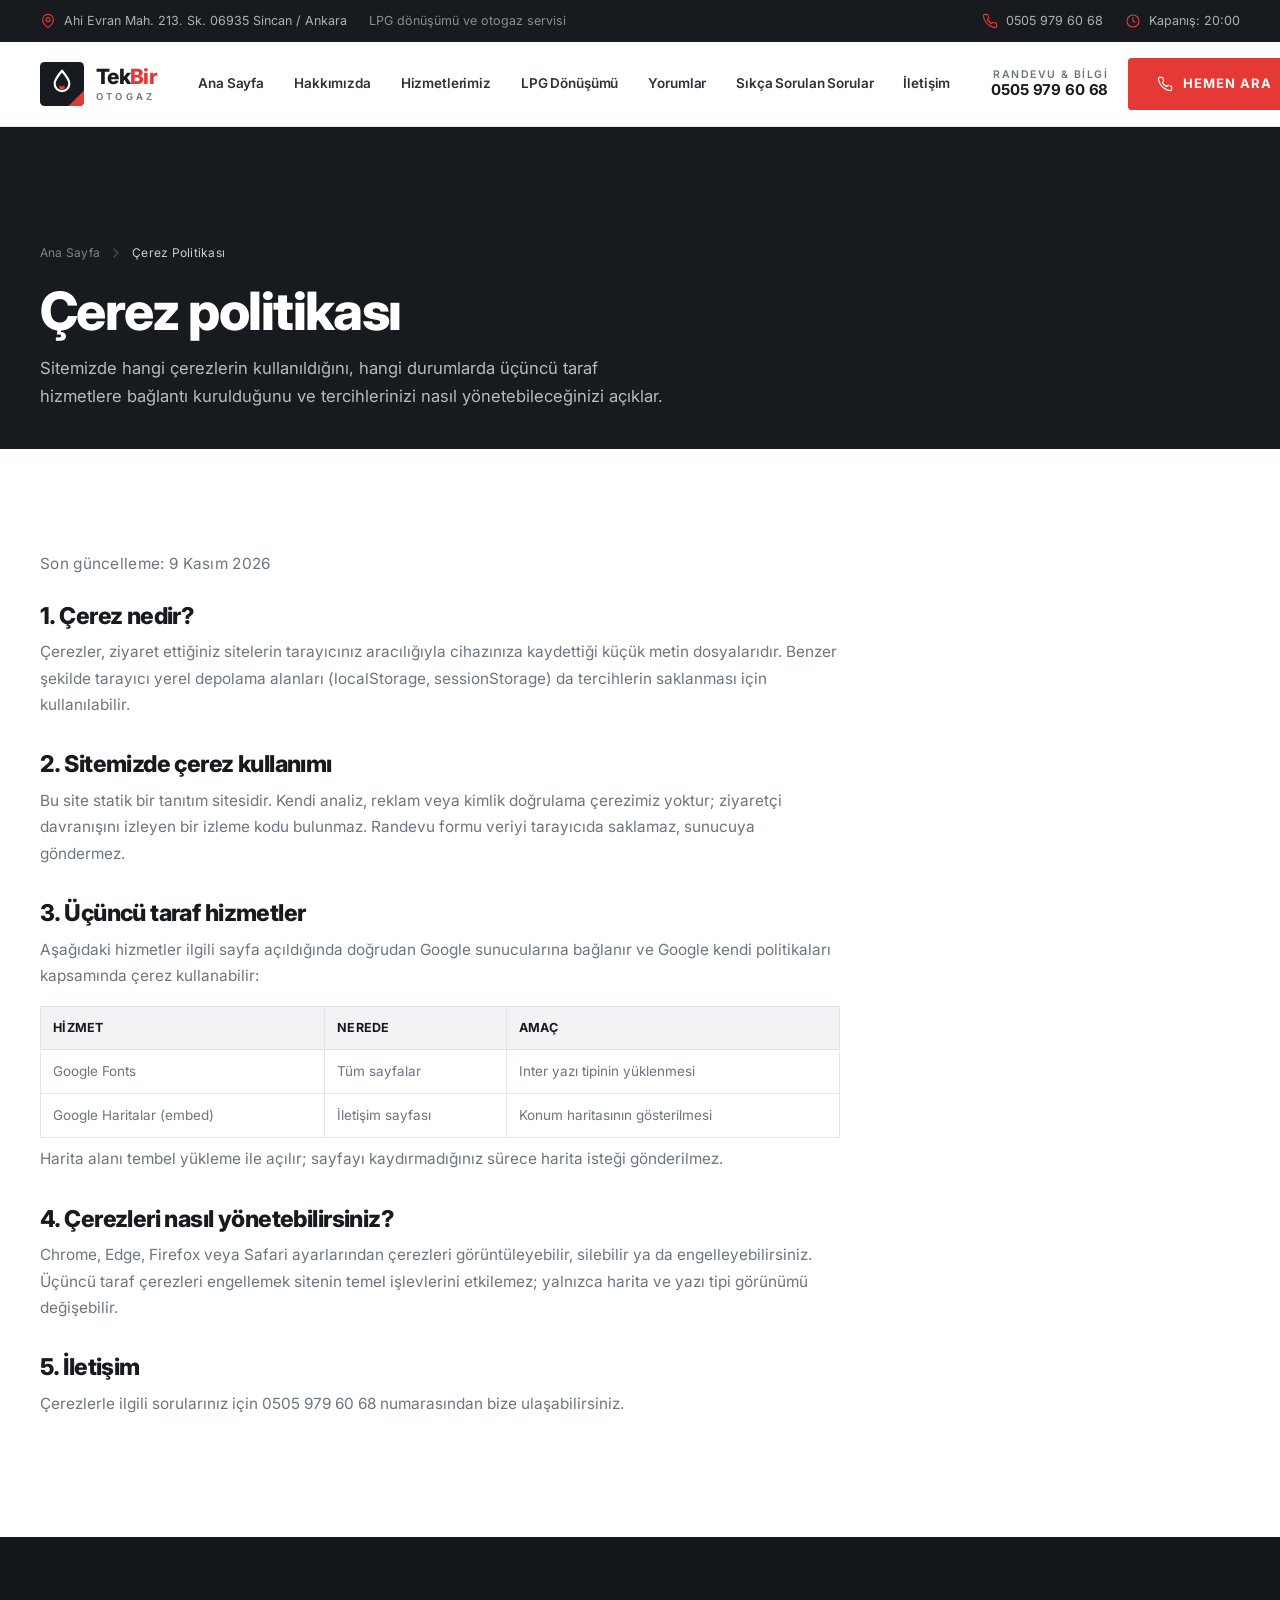
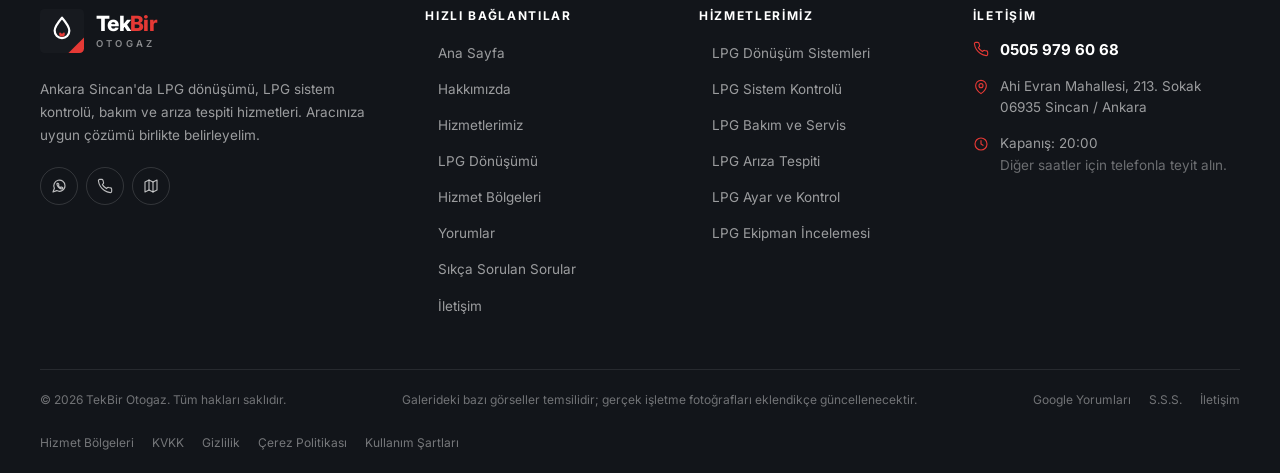
<file: cerez-politikasi.html>
<!DOCTYPE html>
<html lang="tr">
<head>
  <meta charset="utf-8">
  <meta name="viewport" content="width=device-width, initial-scale=1">
  <script>document.documentElement.classList.add('js');</script>

  <title>Çerez Politikası | TekBir Otogaz</title>
  <meta name="description" content="TekBir Otogaz web sitesinde kullanılan çerezler, üçüncü taraf Google hizmetleri ve tarayıcı üzerinden çerez yönetimi hakkında bilgi.">
  <link rel="canonical" href="https://www.tekbirtogaz.com/cerez-politikasi.html">
  <meta name="robots" content="index, follow">
  <meta name="author" content="TekBir Otogaz">
  <meta name="theme-color" content="#171A1F">

  <meta property="og:locale" content="tr_TR">
  <meta property="og:type" content="website">
  <meta property="og:site_name" content="TekBir Otogaz">
  <meta property="og:title" content="Çerez Politikası | TekBir Otogaz">
  <meta property="og:description" content="TekBir Otogaz web sitesinde kullanılan çerezler, üçüncü taraf Google hizmetleri ve tarayıcı üzerinden çerez yönetimi hakkında bilgi.">
  <meta property="og:url" content="https://www.tekbirtogaz.com/cerez-politikasi.html">
  <meta property="og:image" content="https://www.tekbirtogaz.com/assets/img/og-tekbir-otogaz.jpg">
  <meta property="og:image:width" content="1200">
  <meta property="og:image:height" content="630">
  <meta name="twitter:card" content="summary_large_image">
  <meta name="twitter:image" content="https://www.tekbirtogaz.com/assets/img/og-tekbir-otogaz.jpg">

  <link rel="preconnect" href="https://fonts.googleapis.com">
  <link rel="preconnect" href="https://fonts.gstatic.com" crossorigin>
  <link href="https://fonts.googleapis.com/css2?family=Inter:wght@400;500;600;700;800&display=swap" rel="stylesheet">
  <link rel="stylesheet" href="assets/css/style.css">
  <link rel="icon" href="assets/img/favicon.svg" type="image/svg+xml">
  <link rel="apple-touch-icon" href="assets/img/apple-touch-icon.png">
  <link rel="manifest" href="site.webmanifest">

  <script type="application/ld+json">
  {
    "@context": "https://schema.org",
    "@type": "WebPage",
    "url": "https://www.tekbirtogaz.com/cerez-politikasi.html",
    "name": "Çerez Politikası | TekBir Otogaz",
    "inLanguage": "tr-TR",
    "about": { "@id": "https://www.tekbirtogaz.com/#business" }
  }
  </script>
</head>

<body>
  <a class="skip-link" href="#main">İçeriğe geç</a>

  <div class="topbar">
    <div class="container topbar__inner">
      <div class="topbar__group">
        <span class="topbar__item">
          <svg class="icon icon--sm" aria-hidden="true"><use href="assets/img/icons.svg#i-pin"></use></svg>
          Ahi Evran Mah. 213. Sk. 06935 Sincan / Ankara
        </span>
        <span class="topbar__item topbar__note">LPG dönüşümü ve otogaz servisi</span>
      </div>
      <div class="topbar__group">
        <a class="topbar__item" href="tel:+905059796068">
          <svg class="icon icon--sm" aria-hidden="true"><use href="assets/img/icons.svg#i-phone"></use></svg>
          0505 979 60 68
        </a>
        <span class="topbar__item">
          <svg class="icon icon--sm" aria-hidden="true"><use href="assets/img/icons.svg#i-clock"></use></svg>
          Kapanış: 20:00
        </span>
      </div>
    </div>
  </div>

  <header class="site-header" id="site-header">
    <div class="container header__inner">
      <a class="logo" href="index.html" aria-label="TekBir Otogaz ana sayfa">
        <svg class="logo__mark" viewBox="0 0 48 48" aria-hidden="true" focusable="false">
          <rect width="48" height="48" rx="5" fill="#171A1F"/>
          <path d="M48 31v12a5 5 0 0 1-5 5H31z" fill="#E53935"/>
          <path d="M24 9.5c5.2 6.1 8 10.2 8 14.2a8 8 0 0 1-16 0c0-4 2.8-8.1 8-14.2z" fill="none" stroke="#fff" stroke-width="2.4" stroke-linejoin="round"/>
          <path d="M24 27.4c1.6-2.2 3.1-2.2 3.1-.4a3.1 3.1 0 0 1-6.2 0c0-1.8 1.5-1.8 3.1.4z" fill="#E53935"/>
        </svg>
        <span class="logo__text">
          <span class="logo__name">Tek<span>Bir</span></span>
          <span class="logo__sub">Otogaz</span>
        </span>
      </a>

      <nav class="nav" aria-label="Ana menü">
        <a class="nav__link" href="index.html">Ana Sayfa</a>
        <a class="nav__link" href="hakkimizda.html">Hakkımızda</a>
        <a class="nav__link" href="hizmetlerimiz.html">Hizmetlerimiz</a>
        <a class="nav__link" href="lpg-donusumu.html">LPG Dönüşümü</a>
        <a class="nav__link" href="yorumlar.html">Yorumlar</a>
        <a class="nav__link" href="sikca-sorulan-sorular.html">Sıkça Sorulan Sorular</a>
        <a class="nav__link" href="iletisim.html">İletişim</a>
      </nav>

      <div class="header__actions">
        <div class="header__phone">
          <span>Randevu &amp; Bilgi</span>
          <strong><a href="tel:+905059796068">0505 979 60 68</a></strong>
        </div>
        <a class="btn btn--primary header__cta" href="tel:+905059796068">
          <svg class="icon icon--sm" aria-hidden="true"><use href="assets/img/icons.svg#i-phone"></use></svg>
          Hemen Ara
        </a>
        <button class="burger" type="button" aria-label="Menüyü aç" aria-expanded="false" aria-controls="mobile-nav">
          <span class="burger__box"><span></span><span></span><span></span></span>
        </button>
      </div>
    </div>
  </header>

  <div class="mobile-nav" id="mobile-nav" aria-hidden="true">
    <nav aria-label="Mobil menü">
      <ul class="mobile-nav__list">
        <li><a class="mobile-nav__link" href="index.html">Ana Sayfa <svg class="icon icon--sm" aria-hidden="true"><use href="assets/img/icons.svg#i-chevron-right"></use></svg></a></li>
        <li><a class="mobile-nav__link" href="hakkimizda.html">Hakkımızda <svg class="icon icon--sm" aria-hidden="true"><use href="assets/img/icons.svg#i-chevron-right"></use></svg></a></li>
        <li><a class="mobile-nav__link" href="hizmetlerimiz.html">Hizmetlerimiz <svg class="icon icon--sm" aria-hidden="true"><use href="assets/img/icons.svg#i-chevron-right"></use></svg></a></li>
        <li><a class="mobile-nav__link" href="lpg-donusumu.html">LPG Dönüşümü <svg class="icon icon--sm" aria-hidden="true"><use href="assets/img/icons.svg#i-chevron-right"></use></svg></a></li>
        <li><a class="mobile-nav__link" href="hizmet-bolgeleri.html">Hizmet Bölgeleri <svg class="icon icon--sm" aria-hidden="true"><use href="assets/img/icons.svg#i-chevron-right"></use></svg></a></li>
        <li><a class="mobile-nav__link" href="yorumlar.html">Yorumlar <svg class="icon icon--sm" aria-hidden="true"><use href="assets/img/icons.svg#i-chevron-right"></use></svg></a></li>
        <li><a class="mobile-nav__link" href="sikca-sorulan-sorular.html">Sıkça Sorulan Sorular <svg class="icon icon--sm" aria-hidden="true"><use href="assets/img/icons.svg#i-chevron-right"></use></svg></a></li>
        <li><a class="mobile-nav__link" href="iletisim.html">İletişim <svg class="icon icon--sm" aria-hidden="true"><use href="assets/img/icons.svg#i-chevron-right"></use></svg></a></li>
      </ul>
    </nav>
    <div class="mobile-nav__actions">
      <a class="btn btn--primary btn--block" href="tel:+905059796068">
        <svg class="icon icon--sm" aria-hidden="true"><use href="assets/img/icons.svg#i-phone"></use></svg>
        Hemen Ara · 0505 979 60 68
      </a>
      <a class="btn btn--outline btn--block" href="https://wa.me/905059796068" target="_blank" rel="noopener">
        <svg class="icon icon--sm" aria-hidden="true"><use href="assets/img/icons.svg#i-whatsapp"></use></svg>
        WhatsApp'tan Yaz
      </a>
    </div>
    <div class="mobile-nav__meta">
      <p>Ahi Evran Mah. 213. Sk. 06935 Sincan / Ankara</p>
      <p>Kapanış: 20:00 · Diğer saatler için telefonla teyit alın.</p>
    </div>
  </div>

  
  <main id="main">
    <section class="page-hero page-hero--slim">
      <div class="container page-hero__inner">
        <ul class="breadcrumb">
          <li><a href="index.html">Ana Sayfa</a></li>
          <li><svg class="icon icon--sm" aria-hidden="true"><use href="assets/img/icons.svg#i-chevron-right"></use></svg></li>
          <li><span aria-current="page">Çerez Politikası</span></li>
        </ul>
        <h1>Çerez politikası</h1>
        <p>Sitemizde hangi çerezlerin kullanıldığını, hangi durumlarda üçüncü taraf hizmetlere bağlantı kurulduğunu ve tercihlerinizi nasıl yönetebileceğinizi açıklar.</p>
      </div>
    </section>

    <section class="section">
      <div class="container">
        <div class="legal">
          <p class="legal__meta">Son güncelleme: 9 Kasım 2026</p>
          <h2>1. Çerez nedir?</h2>
          <p>Çerezler, ziyaret ettiğiniz sitelerin tarayıcınız aracılığıyla cihazınıza kaydettiği küçük metin dosyalarıdır. Benzer şekilde tarayıcı yerel depolama alanları (localStorage, sessionStorage) da tercihlerin saklanması için kullanılabilir.</p>

          <h2>2. Sitemizde çerez kullanımı</h2>
          <p>Bu site statik bir tanıtım sitesidir. Kendi analiz, reklam veya kimlik doğrulama çerezimiz yoktur; ziyaretçi davranışını izleyen bir izleme kodu bulunmaz. Randevu formu veriyi tarayıcıda saklamaz, sunucuya göndermez.</p>

          <h2>3. Üçüncü taraf hizmetler</h2>
          <p>Aşağıdaki hizmetler ilgili sayfa açıldığında doğrudan Google sunucularına bağlanır ve Google kendi politikaları kapsamında çerez kullanabilir:</p>
          <table>
            <thead><tr><th>Hizmet</th><th>Nerede</th><th>Amaç</th></tr></thead>
            <tbody>
              <tr><td>Google Fonts</td><td>Tüm sayfalar</td><td>Inter yazı tipinin yüklenmesi</td></tr>
              <tr><td>Google Haritalar (embed)</td><td>İletişim sayfası</td><td>Konum haritasının gösterilmesi</td></tr>
            </tbody>
          </table>
          <p>Harita alanı tembel yükleme ile açılır; sayfayı kaydırmadığınız sürece harita isteği gönderilmez.</p>

          <h2>4. Çerezleri nasıl yönetebilirsiniz?</h2>
          <p>Chrome, Edge, Firefox veya Safari ayarlarından çerezleri görüntüleyebilir, silebilir ya da engelleyebilirsiniz. Üçüncü taraf çerezleri engellemek sitenin temel işlevlerini etkilemez; yalnızca harita ve yazı tipi görünümü değişebilir.</p>

          <h2>5. İletişim</h2>
          <p>Çerezlerle ilgili sorularınız için <a href="tel:+905059796068">0505 979 60 68</a> numarasından bize ulaşabilirsiniz.</p>

        </div>
      </div>
    </section>
  </main>

  <footer class="site-footer">
    <div class="container">
      <div class="footer__main">
        <div class="footer__brand">
          <a class="logo" href="index.html" aria-label="TekBir Otogaz ana sayfa">
            <svg class="logo__mark" viewBox="0 0 48 48" aria-hidden="true" focusable="false">
              <rect width="48" height="48" rx="5" fill="#171A1F"/>
              <path d="M48 31v12a5 5 0 0 1-5 5H31z" fill="#E53935"/>
              <path d="M24 9.5c5.2 6.1 8 10.2 8 14.2a8 8 0 0 1-16 0c0-4 2.8-8.1 8-14.2z" fill="none" stroke="#fff" stroke-width="2.4" stroke-linejoin="round"/>
              <path d="M24 27.4c1.6-2.2 3.1-2.2 3.1-.4a3.1 3.1 0 0 1-6.2 0c0-1.8 1.5-1.8 3.1.4z" fill="#E53935"/>
            </svg>
            <span class="logo__text">
              <span class="logo__name">Tek<span>Bir</span></span>
              <span class="logo__sub">Otogaz</span>
            </span>
          </a>
          <p>Ankara Sincan'da LPG dönüşümü, LPG sistem kontrolü, bakım ve arıza tespiti hizmetleri. Aracınıza uygun çözümü birlikte belirleyelim.</p>
          <div class="footer__social">
            <a href="https://wa.me/905059796068" target="_blank" rel="noopener" aria-label="WhatsApp ile iletişime geç">
              <svg class="icon icon--sm" aria-hidden="true"><use href="assets/img/icons.svg#i-whatsapp"></use></svg>
            </a>
            <a href="tel:+905059796068" aria-label="Telefonla ara: 0505 979 60 68">
              <svg class="icon icon--sm" aria-hidden="true"><use href="assets/img/icons.svg#i-phone"></use></svg>
            </a>
            <a href="https://www.google.com/maps/place/TekBir+Otogaz/@39.9663049,32.5727663,17z/" target="_blank" rel="noopener" aria-label="Google Maps işletme profili">
              <svg class="icon icon--sm" aria-hidden="true"><use href="assets/img/icons.svg#i-map"></use></svg>
            </a>
          </div>
        </div>

        <div>
          <h3>Hızlı Bağlantılar</h3>
          <ul class="footer__links">
            <li><a href="index.html">Ana Sayfa</a></li>
            <li><a href="hakkimizda.html">Hakkımızda</a></li>
            <li><a href="hizmetlerimiz.html">Hizmetlerimiz</a></li>
            <li><a href="lpg-donusumu.html">LPG Dönüşümü</a></li>
            <li><a href="hizmet-bolgeleri.html">Hizmet Bölgeleri</a></li>
            <li><a href="yorumlar.html">Yorumlar</a></li>
            <li><a href="sikca-sorulan-sorular.html">Sıkça Sorulan Sorular</a></li>
            <li><a href="iletisim.html">İletişim</a></li>
          </ul>
        </div>

        <div>
          <h3>Hizmetlerimiz</h3>
          <ul class="footer__links">
            <li><a href="hizmetlerimiz.html#lpg-donusum-sistemleri">LPG Dönüşüm Sistemleri</a></li>
            <li><a href="hizmetlerimiz.html#lpg-sistem-kontrolu">LPG Sistem Kontrolü</a></li>
            <li><a href="hizmetlerimiz.html#lpg-bakim-servis">LPG Bakım ve Servis</a></li>
            <li><a href="hizmetlerimiz.html#lpg-ariza-tespiti">LPG Arıza Tespiti</a></li>
            <li><a href="hizmetlerimiz.html#lpg-ayar-kontrol">LPG Ayar ve Kontrol</a></li>
            <li><a href="hizmetlerimiz.html#lpg-ekipman-incelemesi">LPG Ekipman İncelemesi</a></li>
          </ul>
        </div>

        <div>
          <h3>İletişim</h3>
          <ul class="footer__contact">
            <li>
              <svg class="icon icon--sm" aria-hidden="true"><use href="assets/img/icons.svg#i-phone"></use></svg>
              <span><a href="tel:+905059796068"><strong>0505 979 60 68</strong></a></span>
            </li>
            <li>
              <svg class="icon icon--sm" aria-hidden="true"><use href="assets/img/icons.svg#i-pin"></use></svg>
              <span>Ahi Evran Mahallesi, 213. Sokak<br>06935 Sincan / Ankara</span>
            </li>
            <li>
              <svg class="icon icon--sm" aria-hidden="true"><use href="assets/img/icons.svg#i-clock"></use></svg>
              <span>Kapanış: 20:00<br><span style="color: rgba(255,255,255,.38)">Diğer saatler için telefonla teyit alın.</span></span>
            </li>
          </ul>
        </div>
      </div>

      <div class="footer__bottom">
        <p>© <span data-year>2026</span> TekBir Otogaz. Tüm hakları saklıdır.</p>
        <p>Galerideki bazı görseller temsilidir; gerçek işletme fotoğrafları eklendikçe güncellenecektir.</p>
        <div class="footer__bottom-links">
          <a href="yorumlar.html">Google Yorumları</a>
          <a href="sikca-sorulan-sorular.html">S.S.S.</a>
          <a href="iletisim.html">İletişim</a>
        </div>
        <div class="footer__legal">
          <a href="hizmet-bolgeleri.html">Hizmet Bölgeleri</a>
          <a href="kvkk.html">KVKK</a>
          <a href="gizlilik-politikasi.html">Gizlilik</a>
          <a href="cerez-politikasi.html">Çerez Politikası</a>
          <a href="kullanim-sartlari.html">Kullanım Şartları</a>
        </div>
      </div>
    </div>
  </footer>

  <nav class="mobile-bar" aria-label="Hızlı iletişim">
    <div class="mobile-bar__inner">
      <a class="is-primary" href="tel:+905059796068">
        <svg class="icon" aria-hidden="true"><use href="assets/img/icons.svg#i-phone"></use></svg>
        Telefon Et
      </a>
      <a href="https://wa.me/905059796068" target="_blank" rel="noopener">
        <svg class="icon" aria-hidden="true"><use href="assets/img/icons.svg#i-whatsapp"></use></svg>
        WhatsApp
      </a>
      <a href="https://www.google.com/maps/dir/?api=1&amp;destination=39.9663049%2C32.5727663" target="_blank" rel="noopener">
        <svg class="icon" aria-hidden="true"><use href="assets/img/icons.svg#i-pin"></use></svg>
        Yol Tarifi
      </a>
    </div>
  </nav>

  <script src="assets/js/main.js" defer></script>
</body>
</html>
</file>
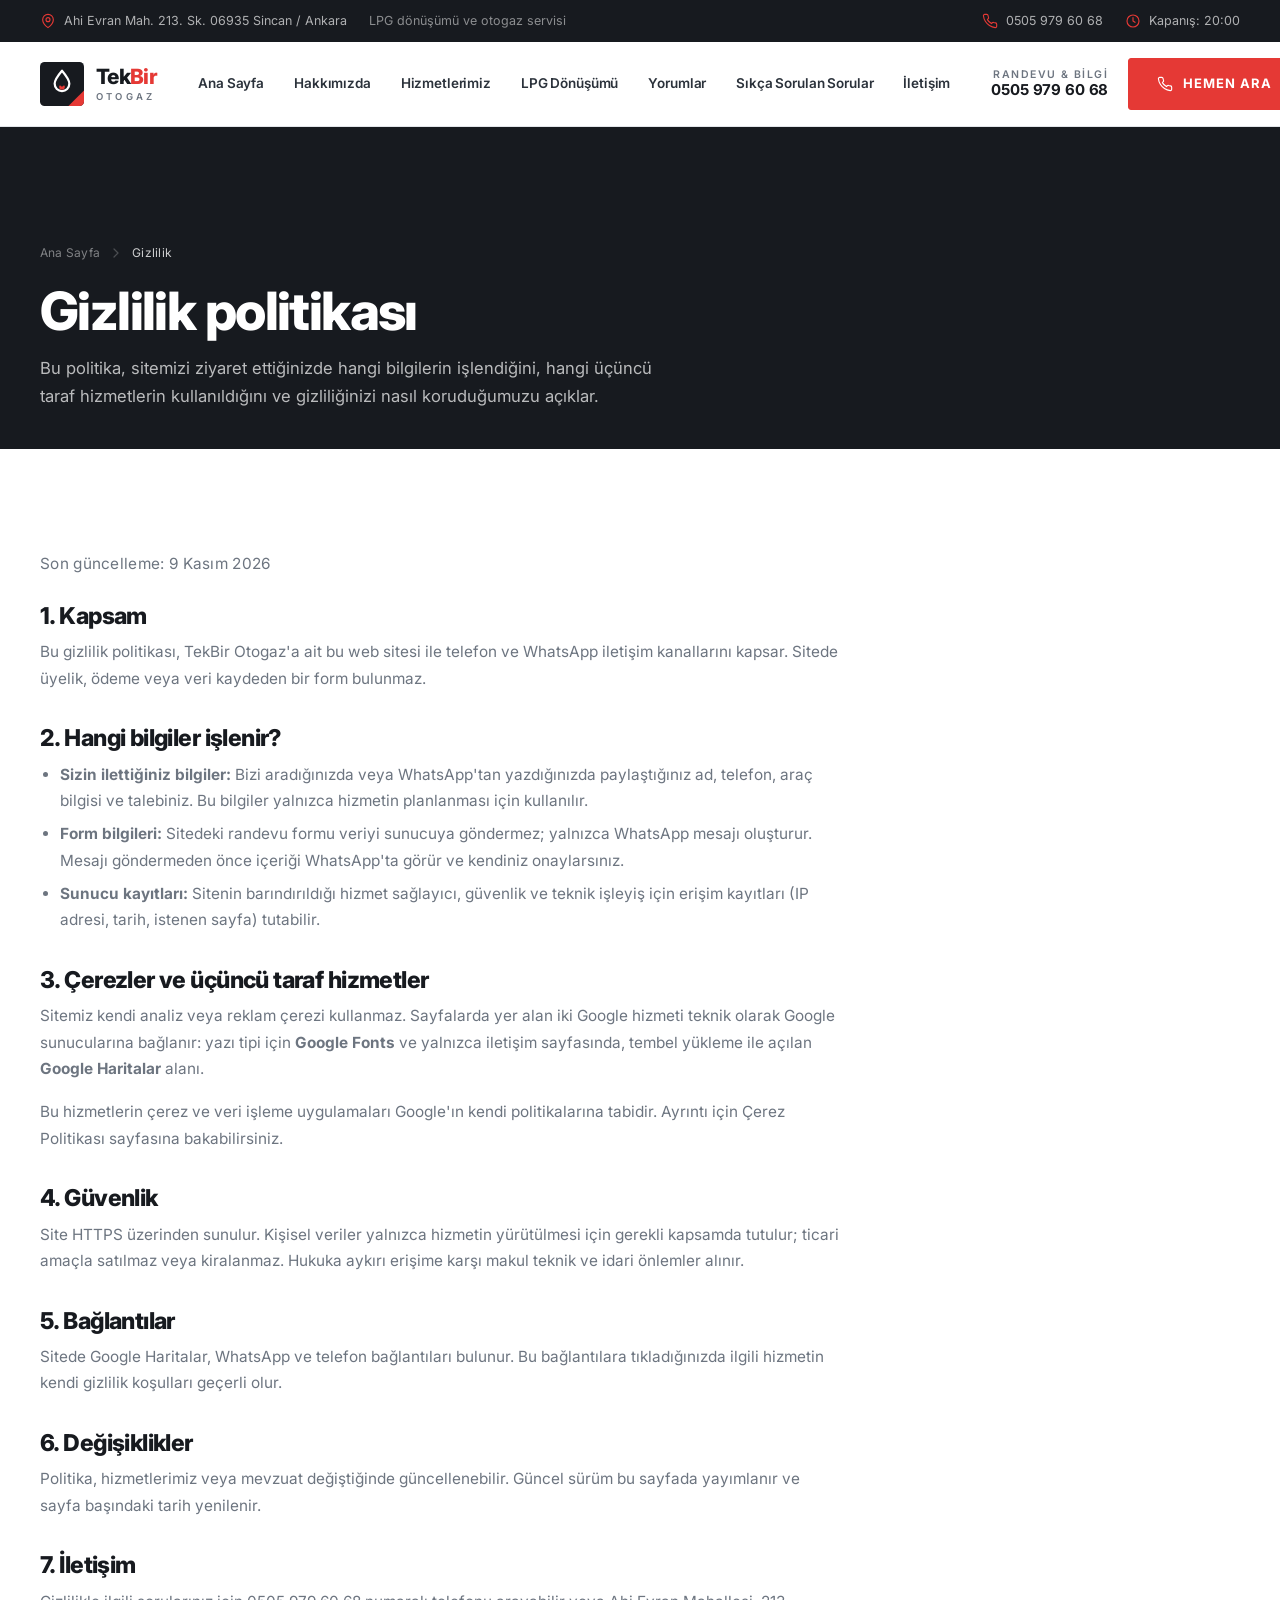
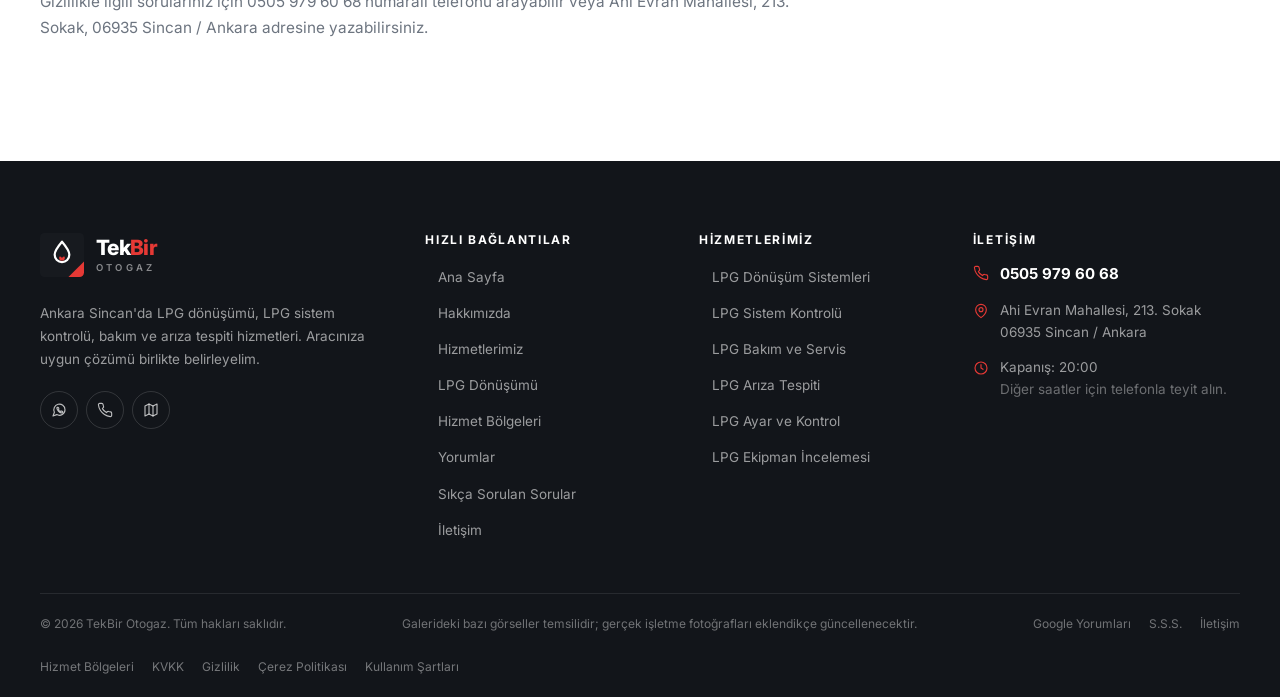
<file: gizlilik-politikasi.html>
<!DOCTYPE html>
<html lang="tr">
<head>
  <meta charset="utf-8">
  <meta name="viewport" content="width=device-width, initial-scale=1">
  <script>document.documentElement.classList.add('js');</script>

  <title>Gizlilik Politikası | TekBir Otogaz</title>
  <meta name="description" content="TekBir Otogaz web sitesinin gizlilik yaklaşımı: hangi bilgiler işlenir, çerezler nasıl çalışır, üçüncü taraf Google hizmetleri ve iletişim kanalları.">
  <link rel="canonical" href="https://www.tekbirtogaz.com/gizlilik-politikasi.html">
  <meta name="robots" content="index, follow">
  <meta name="author" content="TekBir Otogaz">
  <meta name="theme-color" content="#171A1F">

  <meta property="og:locale" content="tr_TR">
  <meta property="og:type" content="website">
  <meta property="og:site_name" content="TekBir Otogaz">
  <meta property="og:title" content="Gizlilik Politikası | TekBir Otogaz">
  <meta property="og:description" content="TekBir Otogaz web sitesinin gizlilik yaklaşımı: hangi bilgiler işlenir, çerezler nasıl çalışır, üçüncü taraf Google hizmetleri ve iletişim kanalları.">
  <meta property="og:url" content="https://www.tekbirtogaz.com/gizlilik-politikasi.html">
  <meta property="og:image" content="https://www.tekbirtogaz.com/assets/img/og-tekbir-otogaz.jpg">
  <meta property="og:image:width" content="1200">
  <meta property="og:image:height" content="630">
  <meta name="twitter:card" content="summary_large_image">
  <meta name="twitter:image" content="https://www.tekbirtogaz.com/assets/img/og-tekbir-otogaz.jpg">

  <link rel="preconnect" href="https://fonts.googleapis.com">
  <link rel="preconnect" href="https://fonts.gstatic.com" crossorigin>
  <link href="https://fonts.googleapis.com/css2?family=Inter:wght@400;500;600;700;800&display=swap" rel="stylesheet">
  <link rel="stylesheet" href="assets/css/style.css">
  <link rel="icon" href="assets/img/favicon.svg" type="image/svg+xml">
  <link rel="apple-touch-icon" href="assets/img/apple-touch-icon.png">
  <link rel="manifest" href="site.webmanifest">

  <script type="application/ld+json">
  {
    "@context": "https://schema.org",
    "@type": "WebPage",
    "url": "https://www.tekbirtogaz.com/gizlilik-politikasi.html",
    "name": "Gizlilik Politikası | TekBir Otogaz",
    "inLanguage": "tr-TR",
    "about": { "@id": "https://www.tekbirtogaz.com/#business" }
  }
  </script>
</head>

<body>
  <a class="skip-link" href="#main">İçeriğe geç</a>

  <div class="topbar">
    <div class="container topbar__inner">
      <div class="topbar__group">
        <span class="topbar__item">
          <svg class="icon icon--sm" aria-hidden="true"><use href="assets/img/icons.svg#i-pin"></use></svg>
          Ahi Evran Mah. 213. Sk. 06935 Sincan / Ankara
        </span>
        <span class="topbar__item topbar__note">LPG dönüşümü ve otogaz servisi</span>
      </div>
      <div class="topbar__group">
        <a class="topbar__item" href="tel:+905059796068">
          <svg class="icon icon--sm" aria-hidden="true"><use href="assets/img/icons.svg#i-phone"></use></svg>
          0505 979 60 68
        </a>
        <span class="topbar__item">
          <svg class="icon icon--sm" aria-hidden="true"><use href="assets/img/icons.svg#i-clock"></use></svg>
          Kapanış: 20:00
        </span>
      </div>
    </div>
  </div>

  <header class="site-header" id="site-header">
    <div class="container header__inner">
      <a class="logo" href="index.html" aria-label="TekBir Otogaz ana sayfa">
        <svg class="logo__mark" viewBox="0 0 48 48" aria-hidden="true" focusable="false">
          <rect width="48" height="48" rx="5" fill="#171A1F"/>
          <path d="M48 31v12a5 5 0 0 1-5 5H31z" fill="#E53935"/>
          <path d="M24 9.5c5.2 6.1 8 10.2 8 14.2a8 8 0 0 1-16 0c0-4 2.8-8.1 8-14.2z" fill="none" stroke="#fff" stroke-width="2.4" stroke-linejoin="round"/>
          <path d="M24 27.4c1.6-2.2 3.1-2.2 3.1-.4a3.1 3.1 0 0 1-6.2 0c0-1.8 1.5-1.8 3.1.4z" fill="#E53935"/>
        </svg>
        <span class="logo__text">
          <span class="logo__name">Tek<span>Bir</span></span>
          <span class="logo__sub">Otogaz</span>
        </span>
      </a>

      <nav class="nav" aria-label="Ana menü">
        <a class="nav__link" href="index.html">Ana Sayfa</a>
        <a class="nav__link" href="hakkimizda.html">Hakkımızda</a>
        <a class="nav__link" href="hizmetlerimiz.html">Hizmetlerimiz</a>
        <a class="nav__link" href="lpg-donusumu.html">LPG Dönüşümü</a>
        <a class="nav__link" href="yorumlar.html">Yorumlar</a>
        <a class="nav__link" href="sikca-sorulan-sorular.html">Sıkça Sorulan Sorular</a>
        <a class="nav__link" href="iletisim.html">İletişim</a>
      </nav>

      <div class="header__actions">
        <div class="header__phone">
          <span>Randevu &amp; Bilgi</span>
          <strong><a href="tel:+905059796068">0505 979 60 68</a></strong>
        </div>
        <a class="btn btn--primary header__cta" href="tel:+905059796068">
          <svg class="icon icon--sm" aria-hidden="true"><use href="assets/img/icons.svg#i-phone"></use></svg>
          Hemen Ara
        </a>
        <button class="burger" type="button" aria-label="Menüyü aç" aria-expanded="false" aria-controls="mobile-nav">
          <span class="burger__box"><span></span><span></span><span></span></span>
        </button>
      </div>
    </div>
  </header>

  <div class="mobile-nav" id="mobile-nav" aria-hidden="true">
    <nav aria-label="Mobil menü">
      <ul class="mobile-nav__list">
        <li><a class="mobile-nav__link" href="index.html">Ana Sayfa <svg class="icon icon--sm" aria-hidden="true"><use href="assets/img/icons.svg#i-chevron-right"></use></svg></a></li>
        <li><a class="mobile-nav__link" href="hakkimizda.html">Hakkımızda <svg class="icon icon--sm" aria-hidden="true"><use href="assets/img/icons.svg#i-chevron-right"></use></svg></a></li>
        <li><a class="mobile-nav__link" href="hizmetlerimiz.html">Hizmetlerimiz <svg class="icon icon--sm" aria-hidden="true"><use href="assets/img/icons.svg#i-chevron-right"></use></svg></a></li>
        <li><a class="mobile-nav__link" href="lpg-donusumu.html">LPG Dönüşümü <svg class="icon icon--sm" aria-hidden="true"><use href="assets/img/icons.svg#i-chevron-right"></use></svg></a></li>
        <li><a class="mobile-nav__link" href="hizmet-bolgeleri.html">Hizmet Bölgeleri <svg class="icon icon--sm" aria-hidden="true"><use href="assets/img/icons.svg#i-chevron-right"></use></svg></a></li>
        <li><a class="mobile-nav__link" href="yorumlar.html">Yorumlar <svg class="icon icon--sm" aria-hidden="true"><use href="assets/img/icons.svg#i-chevron-right"></use></svg></a></li>
        <li><a class="mobile-nav__link" href="sikca-sorulan-sorular.html">Sıkça Sorulan Sorular <svg class="icon icon--sm" aria-hidden="true"><use href="assets/img/icons.svg#i-chevron-right"></use></svg></a></li>
        <li><a class="mobile-nav__link" href="iletisim.html">İletişim <svg class="icon icon--sm" aria-hidden="true"><use href="assets/img/icons.svg#i-chevron-right"></use></svg></a></li>
      </ul>
    </nav>
    <div class="mobile-nav__actions">
      <a class="btn btn--primary btn--block" href="tel:+905059796068">
        <svg class="icon icon--sm" aria-hidden="true"><use href="assets/img/icons.svg#i-phone"></use></svg>
        Hemen Ara · 0505 979 60 68
      </a>
      <a class="btn btn--outline btn--block" href="https://wa.me/905059796068" target="_blank" rel="noopener">
        <svg class="icon icon--sm" aria-hidden="true"><use href="assets/img/icons.svg#i-whatsapp"></use></svg>
        WhatsApp'tan Yaz
      </a>
    </div>
    <div class="mobile-nav__meta">
      <p>Ahi Evran Mah. 213. Sk. 06935 Sincan / Ankara</p>
      <p>Kapanış: 20:00 · Diğer saatler için telefonla teyit alın.</p>
    </div>
  </div>

  
  <main id="main">
    <section class="page-hero page-hero--slim">
      <div class="container page-hero__inner">
        <ul class="breadcrumb">
          <li><a href="index.html">Ana Sayfa</a></li>
          <li><svg class="icon icon--sm" aria-hidden="true"><use href="assets/img/icons.svg#i-chevron-right"></use></svg></li>
          <li><span aria-current="page">Gizlilik</span></li>
        </ul>
        <h1>Gizlilik politikası</h1>
        <p>Bu politika, sitemizi ziyaret ettiğinizde hangi bilgilerin işlendiğini, hangi üçüncü taraf hizmetlerin kullanıldığını ve gizliliğinizi nasıl koruduğumuzu açıklar.</p>
      </div>
    </section>

    <section class="section">
      <div class="container">
        <div class="legal">
          <p class="legal__meta">Son güncelleme: 9 Kasım 2026</p>
          <h2>1. Kapsam</h2>
          <p>Bu gizlilik politikası, TekBir Otogaz'a ait bu web sitesi ile telefon ve WhatsApp iletişim kanallarını kapsar. Sitede üyelik, ödeme veya veri kaydeden bir form bulunmaz.</p>

          <h2>2. Hangi bilgiler işlenir?</h2>
          <ul>
            <li><strong>Sizin ilettiğiniz bilgiler:</strong> Bizi aradığınızda veya WhatsApp'tan yazdığınızda paylaştığınız ad, telefon, araç bilgisi ve talebiniz. Bu bilgiler yalnızca hizmetin planlanması için kullanılır.</li>
            <li><strong>Form bilgileri:</strong> Sitedeki randevu formu veriyi sunucuya göndermez; yalnızca WhatsApp mesajı oluşturur. Mesajı göndermeden önce içeriği WhatsApp'ta görür ve kendiniz onaylarsınız.</li>
            <li><strong>Sunucu kayıtları:</strong> Sitenin barındırıldığı hizmet sağlayıcı, güvenlik ve teknik işleyiş için erişim kayıtları (IP adresi, tarih, istenen sayfa) tutabilir.</li>
          </ul>

          <h2>3. Çerezler ve üçüncü taraf hizmetler</h2>
          <p>Sitemiz kendi analiz veya reklam çerezi kullanmaz. Sayfalarda yer alan iki Google hizmeti teknik olarak Google sunucularına bağlanır: yazı tipi için <strong>Google Fonts</strong> ve yalnızca iletişim sayfasında, tembel yükleme ile açılan <strong>Google Haritalar</strong> alanı.</p>
          <p>Bu hizmetlerin çerez ve veri işleme uygulamaları Google'ın kendi politikalarına tabidir. Ayrıntı için <a href="cerez-politikasi.html">Çerez Politikası</a> sayfasına bakabilirsiniz.</p>

          <h2>4. Güvenlik</h2>
          <p>Site HTTPS üzerinden sunulur. Kişisel veriler yalnızca hizmetin yürütülmesi için gerekli kapsamda tutulur; ticari amaçla satılmaz veya kiralanmaz. Hukuka aykırı erişime karşı makul teknik ve idari önlemler alınır.</p>

          <h2>5. Bağlantılar</h2>
          <p>Sitede Google Haritalar, WhatsApp ve telefon bağlantıları bulunur. Bu bağlantılara tıkladığınızda ilgili hizmetin kendi gizlilik koşulları geçerli olur.</p>

          <h2>6. Değişiklikler</h2>
          <p>Politika, hizmetlerimiz veya mevzuat değiştiğinde güncellenebilir. Güncel sürüm bu sayfada yayımlanır ve sayfa başındaki tarih yenilenir.</p>

          <h2>7. İletişim</h2>
          <p>Gizlilikle ilgili sorularınız için <a href="tel:+905059796068">0505 979 60 68</a> numaralı telefonu arayabilir veya Ahi Evran Mahallesi, 213. Sokak, 06935 Sincan / Ankara adresine yazabilirsiniz.</p>

        </div>
      </div>
    </section>
  </main>

  <footer class="site-footer">
    <div class="container">
      <div class="footer__main">
        <div class="footer__brand">
          <a class="logo" href="index.html" aria-label="TekBir Otogaz ana sayfa">
            <svg class="logo__mark" viewBox="0 0 48 48" aria-hidden="true" focusable="false">
              <rect width="48" height="48" rx="5" fill="#171A1F"/>
              <path d="M48 31v12a5 5 0 0 1-5 5H31z" fill="#E53935"/>
              <path d="M24 9.5c5.2 6.1 8 10.2 8 14.2a8 8 0 0 1-16 0c0-4 2.8-8.1 8-14.2z" fill="none" stroke="#fff" stroke-width="2.4" stroke-linejoin="round"/>
              <path d="M24 27.4c1.6-2.2 3.1-2.2 3.1-.4a3.1 3.1 0 0 1-6.2 0c0-1.8 1.5-1.8 3.1.4z" fill="#E53935"/>
            </svg>
            <span class="logo__text">
              <span class="logo__name">Tek<span>Bir</span></span>
              <span class="logo__sub">Otogaz</span>
            </span>
          </a>
          <p>Ankara Sincan'da LPG dönüşümü, LPG sistem kontrolü, bakım ve arıza tespiti hizmetleri. Aracınıza uygun çözümü birlikte belirleyelim.</p>
          <div class="footer__social">
            <a href="https://wa.me/905059796068" target="_blank" rel="noopener" aria-label="WhatsApp ile iletişime geç">
              <svg class="icon icon--sm" aria-hidden="true"><use href="assets/img/icons.svg#i-whatsapp"></use></svg>
            </a>
            <a href="tel:+905059796068" aria-label="Telefonla ara: 0505 979 60 68">
              <svg class="icon icon--sm" aria-hidden="true"><use href="assets/img/icons.svg#i-phone"></use></svg>
            </a>
            <a href="https://www.google.com/maps/place/TekBir+Otogaz/@39.9663049,32.5727663,17z/" target="_blank" rel="noopener" aria-label="Google Maps işletme profili">
              <svg class="icon icon--sm" aria-hidden="true"><use href="assets/img/icons.svg#i-map"></use></svg>
            </a>
          </div>
        </div>

        <div>
          <h3>Hızlı Bağlantılar</h3>
          <ul class="footer__links">
            <li><a href="index.html">Ana Sayfa</a></li>
            <li><a href="hakkimizda.html">Hakkımızda</a></li>
            <li><a href="hizmetlerimiz.html">Hizmetlerimiz</a></li>
            <li><a href="lpg-donusumu.html">LPG Dönüşümü</a></li>
            <li><a href="hizmet-bolgeleri.html">Hizmet Bölgeleri</a></li>
            <li><a href="yorumlar.html">Yorumlar</a></li>
            <li><a href="sikca-sorulan-sorular.html">Sıkça Sorulan Sorular</a></li>
            <li><a href="iletisim.html">İletişim</a></li>
          </ul>
        </div>

        <div>
          <h3>Hizmetlerimiz</h3>
          <ul class="footer__links">
            <li><a href="hizmetlerimiz.html#lpg-donusum-sistemleri">LPG Dönüşüm Sistemleri</a></li>
            <li><a href="hizmetlerimiz.html#lpg-sistem-kontrolu">LPG Sistem Kontrolü</a></li>
            <li><a href="hizmetlerimiz.html#lpg-bakim-servis">LPG Bakım ve Servis</a></li>
            <li><a href="hizmetlerimiz.html#lpg-ariza-tespiti">LPG Arıza Tespiti</a></li>
            <li><a href="hizmetlerimiz.html#lpg-ayar-kontrol">LPG Ayar ve Kontrol</a></li>
            <li><a href="hizmetlerimiz.html#lpg-ekipman-incelemesi">LPG Ekipman İncelemesi</a></li>
          </ul>
        </div>

        <div>
          <h3>İletişim</h3>
          <ul class="footer__contact">
            <li>
              <svg class="icon icon--sm" aria-hidden="true"><use href="assets/img/icons.svg#i-phone"></use></svg>
              <span><a href="tel:+905059796068"><strong>0505 979 60 68</strong></a></span>
            </li>
            <li>
              <svg class="icon icon--sm" aria-hidden="true"><use href="assets/img/icons.svg#i-pin"></use></svg>
              <span>Ahi Evran Mahallesi, 213. Sokak<br>06935 Sincan / Ankara</span>
            </li>
            <li>
              <svg class="icon icon--sm" aria-hidden="true"><use href="assets/img/icons.svg#i-clock"></use></svg>
              <span>Kapanış: 20:00<br><span style="color: rgba(255,255,255,.38)">Diğer saatler için telefonla teyit alın.</span></span>
            </li>
          </ul>
        </div>
      </div>

      <div class="footer__bottom">
        <p>© <span data-year>2026</span> TekBir Otogaz. Tüm hakları saklıdır.</p>
        <p>Galerideki bazı görseller temsilidir; gerçek işletme fotoğrafları eklendikçe güncellenecektir.</p>
        <div class="footer__bottom-links">
          <a href="yorumlar.html">Google Yorumları</a>
          <a href="sikca-sorulan-sorular.html">S.S.S.</a>
          <a href="iletisim.html">İletişim</a>
        </div>
        <div class="footer__legal">
          <a href="hizmet-bolgeleri.html">Hizmet Bölgeleri</a>
          <a href="kvkk.html">KVKK</a>
          <a href="gizlilik-politikasi.html">Gizlilik</a>
          <a href="cerez-politikasi.html">Çerez Politikası</a>
          <a href="kullanim-sartlari.html">Kullanım Şartları</a>
        </div>
      </div>
    </div>
  </footer>

  <nav class="mobile-bar" aria-label="Hızlı iletişim">
    <div class="mobile-bar__inner">
      <a class="is-primary" href="tel:+905059796068">
        <svg class="icon" aria-hidden="true"><use href="assets/img/icons.svg#i-phone"></use></svg>
        Telefon Et
      </a>
      <a href="https://wa.me/905059796068" target="_blank" rel="noopener">
        <svg class="icon" aria-hidden="true"><use href="assets/img/icons.svg#i-whatsapp"></use></svg>
        WhatsApp
      </a>
      <a href="https://www.google.com/maps/dir/?api=1&amp;destination=39.9663049%2C32.5727663" target="_blank" rel="noopener">
        <svg class="icon" aria-hidden="true"><use href="assets/img/icons.svg#i-pin"></use></svg>
        Yol Tarifi
      </a>
    </div>
  </nav>

  <script src="assets/js/main.js" defer></script>
</body>
</html>
</file>
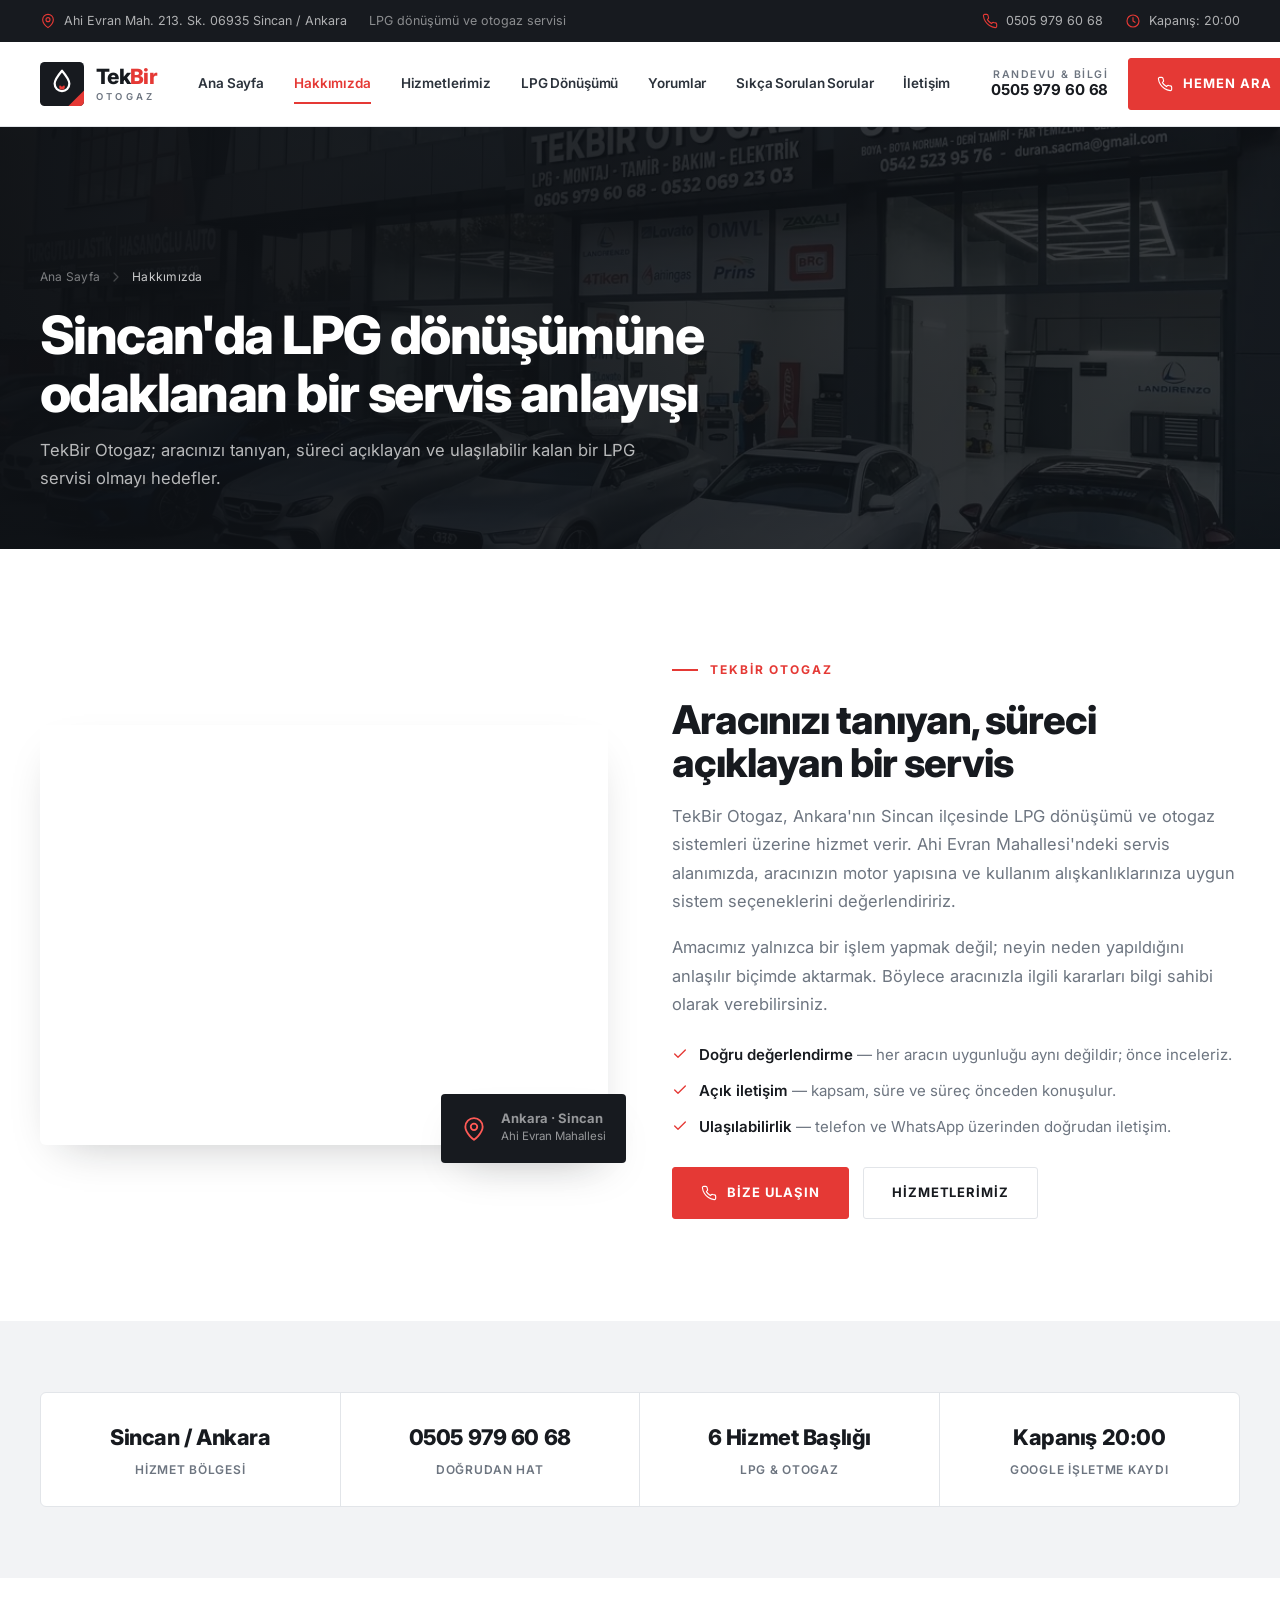
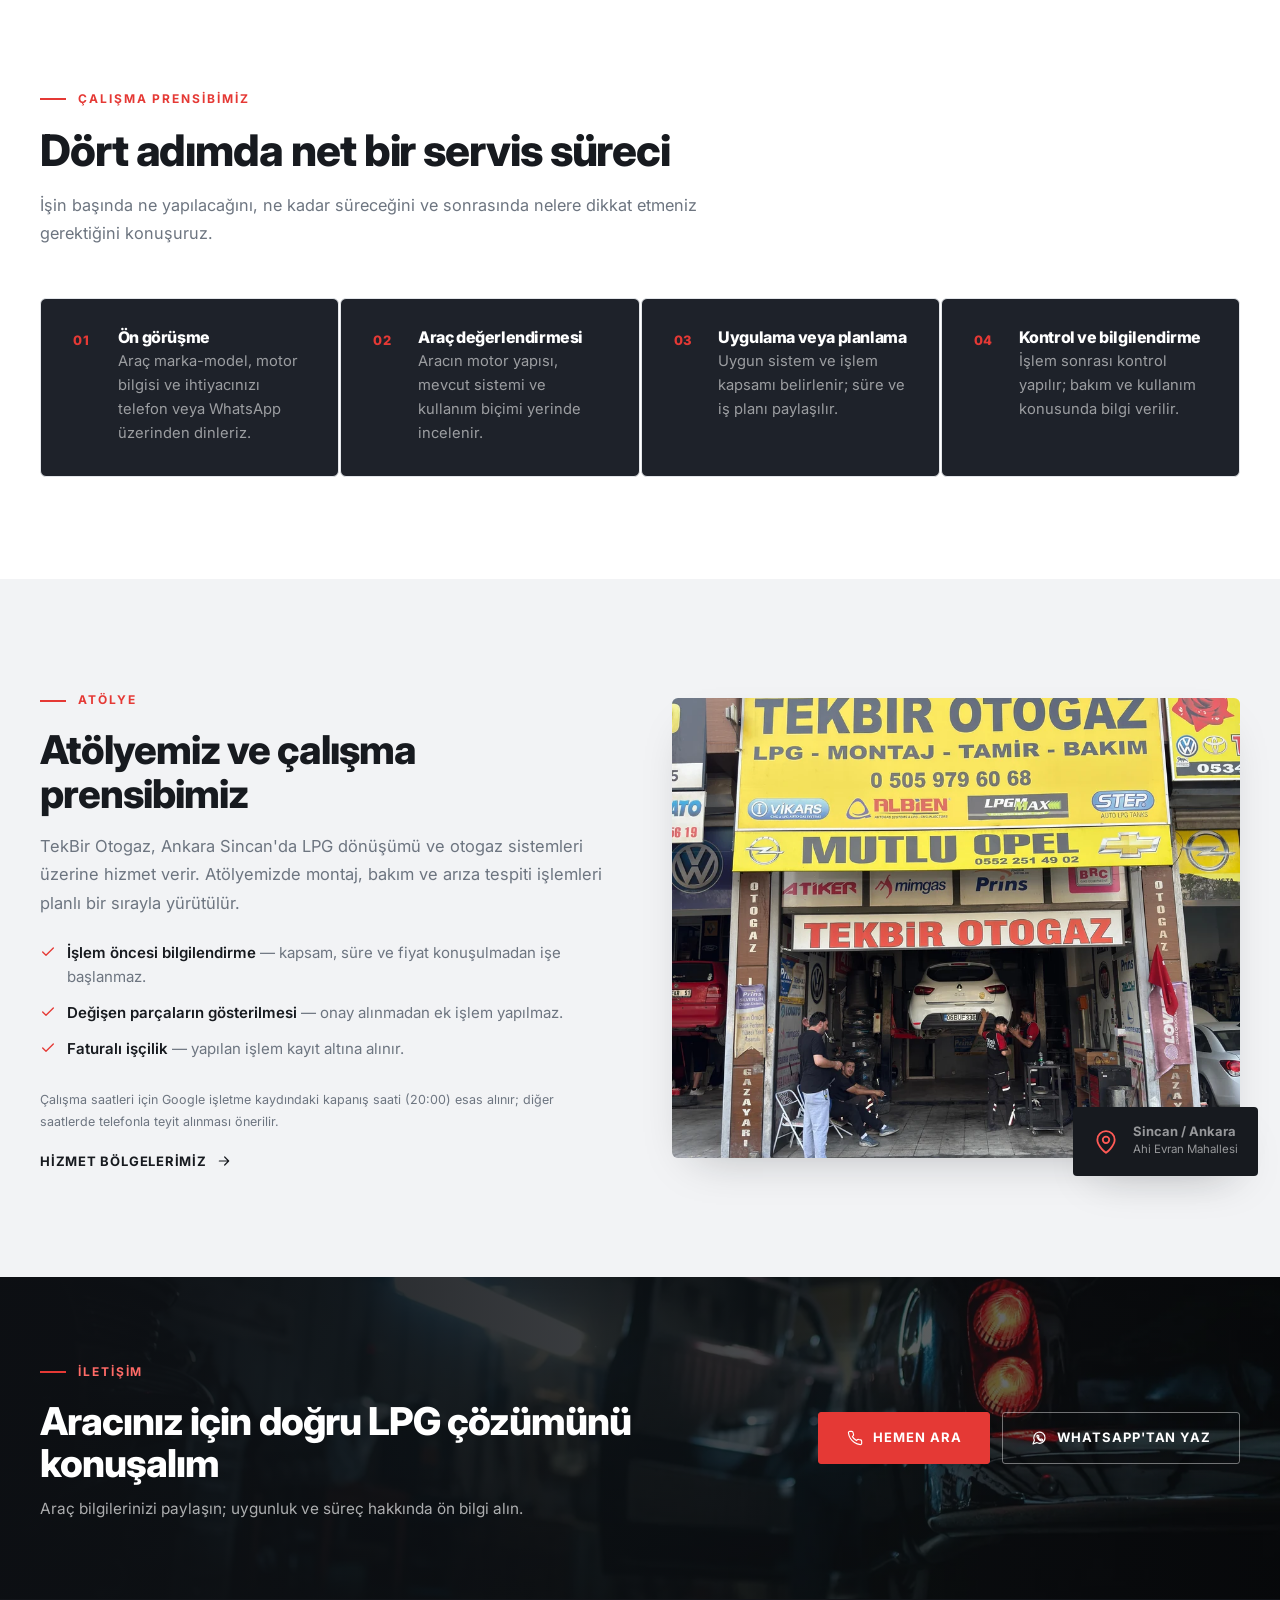
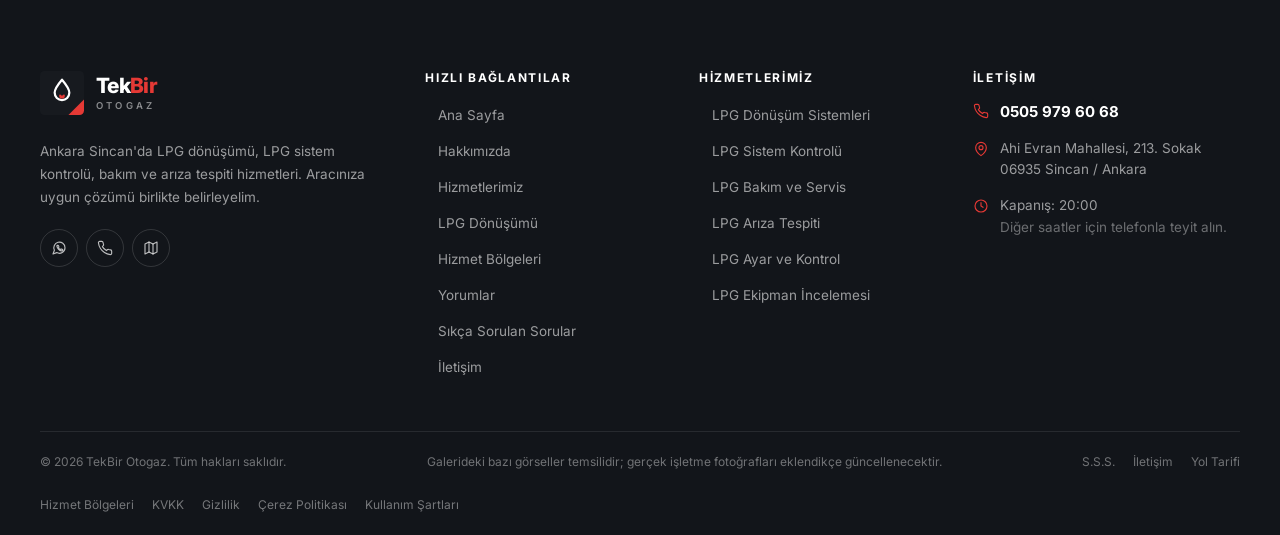
<file: hakkimizda.html>
<!DOCTYPE html>
<html lang="tr">
<head>
  <meta charset="utf-8">
  <meta name="viewport" content="width=device-width, initial-scale=1">
  <script>document.documentElement.classList.add('js');</script>

  <title>Hakkımızda | TekBir Otogaz – Sincan LPG Dönüşüm Servisi</title>
  <meta name="description" content="TekBir Otogaz hakkında: Ankara Sincan'da LPG dönüşümü ve otogaz servisi yaklaşımımız, çalışma prensibimiz ve iletişim bilgilerimiz.">
  <link rel="canonical" href="https://www.tekbirtogaz.com/hakkimizda.html">
  <meta name="robots" content="index, follow, max-image-preview:large">
  <meta name="author" content="TekBir Otogaz">
  <meta name="theme-color" content="#171A1F">
  <meta name="geo.region" content="TR-06">
  <meta name="geo.placename" content="Sincan, Ankara">
  <meta name="geo.position" content="39.9663049;32.5727663">

  <meta property="og:locale" content="tr_TR">
  <meta property="og:type" content="website">
  <meta property="og:site_name" content="TekBir Otogaz">
  <meta property="og:title" content="Hakkımızda | TekBir Otogaz – Sincan">
  <meta property="og:description" content="Sincan'da LPG dönüşümü ve otogaz servisi yaklaşımımız, çalışma prensibimiz ve iletişim bilgilerimiz.">
  <meta property="og:url" content="https://www.tekbirtogaz.com/hakkimizda.html">
  <meta property="og:image" content="https://www.tekbirtogaz.com/assets/img/og-tekbir-otogaz.jpg">
  <meta property="og:image:width" content="1200">
  <meta property="og:image:height" content="630">
  <meta property="og:image:alt" content="TekBir Otogaz – Ankara Sincan LPG dönüşüm servisi">
  <meta name="twitter:card" content="summary_large_image">
  <meta name="twitter:title" content="Hakkımızda | TekBir Otogaz – Sincan">
  <meta name="twitter:description" content="Sincan'da LPG dönüşümü ve otogaz servisi yaklaşımımız.">
  <meta name="twitter:image" content="https://www.tekbirtogaz.com/assets/img/og-tekbir-otogaz.jpg">

  <link rel="preconnect" href="https://fonts.googleapis.com">
  <link rel="preconnect" href="https://fonts.gstatic.com" crossorigin>
  <link href="https://fonts.googleapis.com/css2?family=Inter:wght@400;500;600;700;800&display=swap" rel="stylesheet">
  <link rel="stylesheet" href="assets/css/style.css">
  <link rel="icon" href="assets/img/favicon.svg" type="image/svg+xml">
  <link rel="apple-touch-icon" href="assets/img/apple-touch-icon.png">
  <link rel="manifest" href="site.webmanifest">

  <script type="application/ld+json">
  {
    "@context": "https://schema.org",
    "@type": "BreadcrumbList",
    "itemListElement": [
      { "@type": "ListItem", "position": 1, "name": "Ana Sayfa", "item": "https://www.tekbirtogaz.com/" },
      { "@type": "ListItem", "position": 2, "name": "Hakkımızda", "item": "https://www.tekbirtogaz.com/hakkimizda.html" }
    ]
  }
  </script>
  <script type="application/ld+json">
  {
    "@context": "https://schema.org",
    "@type": "AboutPage",
    "url": "https://www.tekbirtogaz.com/hakkimizda.html",
    "name": "Hakkımızda | TekBir Otogaz",
    "inLanguage": "tr-TR",
    "about": { "@id": "https://www.tekbirtogaz.com/#business" }
  }
  </script>
</head>

<body>
  <a class="skip-link" href="#main">İçeriğe geç</a>

  <div class="topbar">
    <div class="container topbar__inner">
      <div class="topbar__group">
        <span class="topbar__item">
          <svg class="icon icon--sm" aria-hidden="true"><use href="assets/img/icons.svg#i-pin"></use></svg>
          Ahi Evran Mah. 213. Sk. 06935 Sincan / Ankara
        </span>
        <span class="topbar__item topbar__note">LPG dönüşümü ve otogaz servisi</span>
      </div>
      <div class="topbar__group">
        <a class="topbar__item" href="tel:+905059796068">
          <svg class="icon icon--sm" aria-hidden="true"><use href="assets/img/icons.svg#i-phone"></use></svg>
          0505 979 60 68
        </a>
        <span class="topbar__item">
          <svg class="icon icon--sm" aria-hidden="true"><use href="assets/img/icons.svg#i-clock"></use></svg>
          Kapanış: 20:00
        </span>
      </div>
    </div>
  </div>

  <header class="site-header" id="site-header">
    <div class="container header__inner">
      <a class="logo" href="index.html" aria-label="TekBir Otogaz ana sayfa">
        <svg class="logo__mark" viewBox="0 0 48 48" aria-hidden="true" focusable="false">
          <rect width="48" height="48" rx="5" fill="#171A1F"/>
          <path d="M48 31v12a5 5 0 0 1-5 5H31z" fill="#E53935"/>
          <path d="M24 9.5c5.2 6.1 8 10.2 8 14.2a8 8 0 0 1-16 0c0-4 2.8-8.1 8-14.2z" fill="none" stroke="#fff" stroke-width="2.4" stroke-linejoin="round"/>
          <path d="M24 27.4c1.6-2.2 3.1-2.2 3.1-.4a3.1 3.1 0 0 1-6.2 0c0-1.8 1.5-1.8 3.1.4z" fill="#E53935"/>
        </svg>
        <span class="logo__text">
          <span class="logo__name">Tek<span>Bir</span></span>
          <span class="logo__sub">Otogaz</span>
        </span>
      </a>

      <nav class="nav" aria-label="Ana menü">
        <a class="nav__link" href="index.html">Ana Sayfa</a>
        <a class="nav__link" href="hakkimizda.html" aria-current="page">Hakkımızda</a>
        <a class="nav__link" href="hizmetlerimiz.html">Hizmetlerimiz</a>
        <a class="nav__link" href="lpg-donusumu.html">LPG Dönüşümü</a>
        <a class="nav__link" href="yorumlar.html">Yorumlar</a>
        <a class="nav__link" href="sikca-sorulan-sorular.html">Sıkça Sorulan Sorular</a>
        <a class="nav__link" href="iletisim.html">İletişim</a>
      </nav>

      <div class="header__actions">
        <div class="header__phone">
          <span>Randevu &amp; Bilgi</span>
          <strong><a href="tel:+905059796068">0505 979 60 68</a></strong>
        </div>
        <a class="btn btn--primary header__cta" href="tel:+905059796068">
          <svg class="icon icon--sm" aria-hidden="true"><use href="assets/img/icons.svg#i-phone"></use></svg>
          Hemen Ara
        </a>
        <button class="burger" type="button" aria-label="Menüyü aç" aria-expanded="false" aria-controls="mobile-nav">
          <span class="burger__box"><span></span><span></span><span></span></span>
        </button>
      </div>
    </div>
  </header>

  <div class="mobile-nav" id="mobile-nav" aria-hidden="true">
    <nav aria-label="Mobil menü">
      <ul class="mobile-nav__list">
        <li><a class="mobile-nav__link" href="index.html">Ana Sayfa <svg class="icon icon--sm" aria-hidden="true"><use href="assets/img/icons.svg#i-chevron-right"></use></svg></a></li>
        <li><a class="mobile-nav__link" href="hakkimizda.html" aria-current="page">Hakkımızda <svg class="icon icon--sm" aria-hidden="true"><use href="assets/img/icons.svg#i-chevron-right"></use></svg></a></li>
        <li><a class="mobile-nav__link" href="hizmetlerimiz.html">Hizmetlerimiz <svg class="icon icon--sm" aria-hidden="true"><use href="assets/img/icons.svg#i-chevron-right"></use></svg></a></li>
        <li><a class="mobile-nav__link" href="lpg-donusumu.html">LPG Dönüşümü <svg class="icon icon--sm" aria-hidden="true"><use href="assets/img/icons.svg#i-chevron-right"></use></svg></a></li>
        <li><a class="mobile-nav__link" href="hizmet-bolgeleri.html">Hizmet Bölgeleri <svg class="icon icon--sm" aria-hidden="true"><use href="assets/img/icons.svg#i-chevron-right"></use></svg></a></li>
        <li><a class="mobile-nav__link" href="yorumlar.html">Yorumlar <svg class="icon icon--sm" aria-hidden="true"><use href="assets/img/icons.svg#i-chevron-right"></use></svg></a></li>
        <li><a class="mobile-nav__link" href="sikca-sorulan-sorular.html">Sıkça Sorulan Sorular <svg class="icon icon--sm" aria-hidden="true"><use href="assets/img/icons.svg#i-chevron-right"></use></svg></a></li>
        <li><a class="mobile-nav__link" href="iletisim.html">İletişim <svg class="icon icon--sm" aria-hidden="true"><use href="assets/img/icons.svg#i-chevron-right"></use></svg></a></li>
      </ul>
    </nav>
    <div class="mobile-nav__actions">
      <a class="btn btn--primary btn--block" href="tel:+905059796068">
        <svg class="icon icon--sm" aria-hidden="true"><use href="assets/img/icons.svg#i-phone"></use></svg>
        Hemen Ara · 0505 979 60 68
      </a>
      <a class="btn btn--outline btn--block" href="https://wa.me/905059796068" target="_blank" rel="noopener">
        <svg class="icon icon--sm" aria-hidden="true"><use href="assets/img/icons.svg#i-whatsapp"></use></svg>
        WhatsApp'tan Yaz
      </a>
    </div>
    <div class="mobile-nav__meta">
      <p>Ahi Evran Mah. 213. Sk. 06935 Sincan / Ankara</p>
      <p>Kapanış: 20:00 · Diğer saatler için telefonla teyit alın.</p>
    </div>
  </div>

  <main id="main">
    <section class="page-hero">
      <div class="page-hero__bg" aria-hidden="true">
        <img src="assets/img/hakkimizda-tekbir-otogaz-atolyesi-1200.webp" width="1200" height="880" alt="" loading="eager" decoding="async">
      </div>
      <div class="container page-hero__inner">
        <ul class="breadcrumb">
          <li><a href="index.html">Ana Sayfa</a>
            <svg class="icon icon--sm" aria-hidden="true"><use href="assets/img/icons.svg#i-chevron-right"></use></svg>
          </li>
          <li><span aria-current="page">Hakkımızda</span></li>
        </ul>
        <h1>Sincan'da LPG dönüşümüne odaklanan bir servis anlayışı</h1>
        <p>TekBir Otogaz; aracınızı tanıyan, süreci açıklayan ve ulaşılabilir kalan bir LPG servisi olmayı hedefler.</p>
      </div>
    </section>

    <section class="section">
      <div class="container split">
        <div class="split__media split__media--wide reveal">
          <img src="assets/img/hakkimizda-tekbir-otogaz-atolyesi-1200.webp"
               srcset="assets/img/hakkimizda-tekbir-otogaz-atolyesi-800.webp 800w, assets/img/hakkimizda-tekbir-otogaz-atolyesi-1200.webp 1200w"
               sizes="(max-width: 900px) 100vw, 560px" width="1200" height="880"
               alt="TekBir Otogaz'ın Sincan'daki servis binası ve önünde park eden araçlar"
               loading="eager" decoding="async">
          <div class="split__badge">
            <svg class="icon icon--lg" aria-hidden="true"><use href="assets/img/icons.svg#i-pin"></use></svg>
            <span><strong>Ankara · Sincan</strong><span>Ahi Evran Mahallesi</span></span>
          </div>
        </div>
        <div class="split__content reveal" style="--d: 80ms">
          <span class="eyebrow">TekBir Otogaz</span>
          <h2>Aracınızı tanıyan, süreci açıklayan bir servis</h2>
          <p>TekBir Otogaz, Ankara'nın Sincan ilçesinde LPG dönüşümü ve otogaz sistemleri üzerine hizmet verir. Ahi Evran Mahallesi'ndeki servis alanımızda, aracınızın motor yapısına ve kullanım alışkanlıklarınıza uygun sistem seçeneklerini değerlendiririz.</p>
          <p>Amacımız yalnızca bir işlem yapmak değil; neyin neden yapıldığını anlaşılır biçimde aktarmak. Böylece aracınızla ilgili kararları bilgi sahibi olarak verebilirsiniz.</p>
          <ul class="check-list">
            <li><svg class="icon icon--sm" aria-hidden="true"><use href="assets/img/icons.svg#i-check"></use></svg><span><strong>Doğru değerlendirme</strong> — her aracın uygunluğu aynı değildir; önce inceleriz.</span></li>
            <li><svg class="icon icon--sm" aria-hidden="true"><use href="assets/img/icons.svg#i-check"></use></svg><span><strong>Açık iletişim</strong> — kapsam, süre ve süreç önceden konuşulur.</span></li>
            <li><svg class="icon icon--sm" aria-hidden="true"><use href="assets/img/icons.svg#i-check"></use></svg><span><strong>Ulaşılabilirlik</strong> — telefon ve WhatsApp üzerinden doğrudan iletişim.</span></li>
          </ul>
          <div class="btn-row">
            <a class="btn btn--primary" href="tel:+905059796068">
              <svg class="icon icon--sm" aria-hidden="true"><use href="assets/img/icons.svg#i-phone"></use></svg>
              Bize Ulaşın
            </a>
            <a class="btn btn--outline" href="hizmetlerimiz.html">Hizmetlerimiz</a>
          </div>
        </div>
      </div>
    </section>

    <section class="section section--tight bg-grey">
      <div class="container">
        <div class="fact-strip reveal">
          <div class="fact">
            <span class="fact__value">Sincan / Ankara</span>
            <span class="fact__label">Hizmet Bölgesi</span>
          </div>
          <div class="fact">
            <span class="fact__value">0505 979 60 68</span>
            <span class="fact__label">Doğrudan Hat</span>
          </div>
          <div class="fact">
            <span class="fact__value">6 Hizmet Başlığı</span>
            <span class="fact__label">LPG &amp; Otogaz</span>
          </div>
          <div class="fact">
            <span class="fact__value">Kapanış 20:00</span>
            <span class="fact__label">Google İşletme Kaydı</span>
          </div>
        </div>
      </div>
    </section>

    <section class="section">
      <div class="container">
        <div class="section-head reveal">
          <span class="eyebrow">Çalışma Prensibimiz</span>
          <h2>Dört adımda net bir servis süreci</h2>
          <p>İşin başında ne yapılacağını, ne kadar süreceğini ve sonrasında nelere dikkat etmeniz gerektiğini konuşuruz.</p>
        </div>
        <ol class="steps">
          <li class="reveal">
            <h3>Ön görüşme</h3>
            <p>Araç marka-model, motor bilgisi ve ihtiyacınızı telefon veya WhatsApp üzerinden dinleriz.</p>
          </li>
          <li class="reveal" style="--d: 60ms">
            <h3>Araç değerlendirmesi</h3>
            <p>Aracın motor yapısı, mevcut sistemi ve kullanım biçimi yerinde incelenir.</p>
          </li>
          <li class="reveal" style="--d: 120ms">
            <h3>Uygulama veya planlama</h3>
            <p>Uygun sistem ve işlem kapsamı belirlenir; süre ve iş planı paylaşılır.</p>
          </li>
          <li class="reveal" style="--d: 180ms">
            <h3>Kontrol ve bilgilendirme</h3>
            <p>İşlem sonrası kontrol yapılır; bakım ve kullanım konusunda bilgi verilir.</p>
          </li>
        </ol>
      </div>
    </section>

    <section class="section bg-grey">
      <div class="container split split--reverse">
        <div class="split__media reveal">
          <img src="assets/img/atolye-tekbir-otogaz-sincan-900.webp" width="900" height="1200"
               alt="TekBir Otogaz atölyesinde araç bakım çalışması"
               loading="lazy" decoding="async" style="height: clamp(320px, 38vw, 460px); width: 100%;">
          <div class="split__badge">
            <svg class="icon icon--lg" aria-hidden="true"><use href="assets/img/icons.svg#i-pin"></use></svg>
            <span><strong>Sincan / Ankara</strong><span>Ahi Evran Mahallesi</span></span>
          </div>
        </div>
        <div class="split__content reveal" style="--d: 80ms">
          <span class="eyebrow">Atölye</span>
          <h2>Atölyemiz ve çalışma prensibimiz</h2>
          <p>TekBir Otogaz, Ankara Sincan'da LPG dönüşümü ve otogaz sistemleri üzerine hizmet verir. Atölyemizde montaj, bakım ve arıza tespiti işlemleri planlı bir sırayla yürütülür.</p>
          <ul class="check-list">
            <li><svg class="icon icon--sm" aria-hidden="true"><use href="assets/img/icons.svg#i-check"></use></svg><span><strong>İşlem öncesi bilgilendirme</strong> — kapsam, süre ve fiyat konuşulmadan işe başlanmaz.</span></li>
            <li><svg class="icon icon--sm" aria-hidden="true"><use href="assets/img/icons.svg#i-check"></use></svg><span><strong>Değişen parçaların gösterilmesi</strong> — onay alınmadan ek işlem yapılmaz.</span></li>
            <li><svg class="icon icon--sm" aria-hidden="true"><use href="assets/img/icons.svg#i-check"></use></svg><span><strong>Faturalı işçilik</strong> — yapılan işlem kayıt altına alınır.</span></li>
          </ul>
          <p style="font-size:12.5px; margin-top:12px;">Çalışma saatleri için Google işletme kaydındaki kapanış saati (20:00) esas alınır; diğer saatlerde telefonla teyit alınması önerilir.</p>
          <a class="link-arrow" href="hizmet-bolgeleri.html">Hizmet Bölgelerimiz
            <svg class="icon icon--sm" aria-hidden="true"><use href="assets/img/icons.svg#i-arrow-right"></use></svg>
          </a>
        </div>
      </div>
    </section>

    <section class="cta-band">
      <div class="cta-band__bg">
        <img src="assets/img/cta-tekbir-otogaz-atolye-1800.webp" width="1800" height="900"
             alt="Atölye ortamında araç ve ekipmanlar (temsili görsel)" loading="lazy" decoding="async">
      </div>
      <div class="container cta-band__inner">
        <div>
          <span class="eyebrow eyebrow--light">İletişim</span>
          <h2>Aracınız için doğru LPG çözümünü konuşalım</h2>
          <p>Araç bilgilerinizi paylaşın; uygunluk ve süreç hakkında ön bilgi alın.</p>
        </div>
        <div class="cta-band__actions">
          <a class="btn btn--primary" href="tel:+905059796068">
            <svg class="icon icon--sm" aria-hidden="true"><use href="assets/img/icons.svg#i-phone"></use></svg>
            Hemen Ara
          </a>
          <a class="btn btn--ghost" href="https://wa.me/905059796068" target="_blank" rel="noopener">
            <svg class="icon icon--sm" aria-hidden="true"><use href="assets/img/icons.svg#i-whatsapp"></use></svg>
            WhatsApp'tan Yaz
          </a>
        </div>
      </div>
    </section>
  </main>

  <footer class="site-footer">
    <div class="container">
      <div class="footer__main">
        <div class="footer__brand">
          <a class="logo" href="index.html" aria-label="TekBir Otogaz ana sayfa">
            <svg class="logo__mark" viewBox="0 0 48 48" aria-hidden="true" focusable="false">
              <rect width="48" height="48" rx="5" fill="#171A1F"/>
              <path d="M48 31v12a5 5 0 0 1-5 5H31z" fill="#E53935"/>
              <path d="M24 9.5c5.2 6.1 8 10.2 8 14.2a8 8 0 0 1-16 0c0-4 2.8-8.1 8-14.2z" fill="none" stroke="#fff" stroke-width="2.4" stroke-linejoin="round"/>
              <path d="M24 27.4c1.6-2.2 3.1-2.2 3.1-.4a3.1 3.1 0 0 1-6.2 0c0-1.8 1.5-1.8 3.1.4z" fill="#E53935"/>
            </svg>
            <span class="logo__text">
              <span class="logo__name">Tek<span>Bir</span></span>
              <span class="logo__sub">Otogaz</span>
            </span>
          </a>
          <p>Ankara Sincan'da LPG dönüşümü, LPG sistem kontrolü, bakım ve arıza tespiti hizmetleri. Aracınıza uygun çözümü birlikte belirleyelim.</p>
          <div class="footer__social">
            <a href="https://wa.me/905059796068" target="_blank" rel="noopener" aria-label="WhatsApp ile iletişime geç">
              <svg class="icon icon--sm" aria-hidden="true"><use href="assets/img/icons.svg#i-whatsapp"></use></svg>
            </a>
            <a href="tel:+905059796068" aria-label="Telefonla ara: 0505 979 60 68">
              <svg class="icon icon--sm" aria-hidden="true"><use href="assets/img/icons.svg#i-phone"></use></svg>
            </a>
            <a href="https://www.google.com/maps/place/TekBir+Otogaz/@39.9663049,32.5727663,17z/" target="_blank" rel="noopener" aria-label="Google Maps işletme profili">
              <svg class="icon icon--sm" aria-hidden="true"><use href="assets/img/icons.svg#i-map"></use></svg>
            </a>
          </div>
        </div>

        <div>
          <h3>Hızlı Bağlantılar</h3>
          <ul class="footer__links">
            <li><a href="index.html">Ana Sayfa</a></li>
            <li><a href="hakkimizda.html">Hakkımızda</a></li>
            <li><a href="hizmetlerimiz.html">Hizmetlerimiz</a></li>
            <li><a href="lpg-donusumu.html">LPG Dönüşümü</a></li>
            <li><a href="hizmet-bolgeleri.html">Hizmet Bölgeleri</a></li>
            <li><a href="yorumlar.html">Yorumlar</a></li>
            <li><a href="sikca-sorulan-sorular.html">Sıkça Sorulan Sorular</a></li>
            <li><a href="iletisim.html">İletişim</a></li>
          </ul>
        </div>

        <div>
          <h3>Hizmetlerimiz</h3>
          <ul class="footer__links">
            <li><a href="hizmetlerimiz.html#lpg-donusum-sistemleri">LPG Dönüşüm Sistemleri</a></li>
            <li><a href="hizmetlerimiz.html#lpg-sistem-kontrolu">LPG Sistem Kontrolü</a></li>
            <li><a href="hizmetlerimiz.html#lpg-bakim-servis">LPG Bakım ve Servis</a></li>
            <li><a href="hizmetlerimiz.html#lpg-ariza-tespiti">LPG Arıza Tespiti</a></li>
            <li><a href="hizmetlerimiz.html#lpg-ayar-kontrol">LPG Ayar ve Kontrol</a></li>
            <li><a href="hizmetlerimiz.html#lpg-ekipman-incelemesi">LPG Ekipman İncelemesi</a></li>
          </ul>
        </div>

        <div>
          <h3>İletişim</h3>
          <ul class="footer__contact">
            <li>
              <svg class="icon icon--sm" aria-hidden="true"><use href="assets/img/icons.svg#i-phone"></use></svg>
              <span><a href="tel:+905059796068"><strong>0505 979 60 68</strong></a></span>
            </li>
            <li>
              <svg class="icon icon--sm" aria-hidden="true"><use href="assets/img/icons.svg#i-pin"></use></svg>
              <span>Ahi Evran Mahallesi, 213. Sokak<br>06935 Sincan / Ankara</span>
            </li>
            <li>
              <svg class="icon icon--sm" aria-hidden="true"><use href="assets/img/icons.svg#i-clock"></use></svg>
              <span>Kapanış: 20:00<br><span style="color: rgba(255,255,255,.38)">Diğer saatler için telefonla teyit alın.</span></span>
            </li>
          </ul>
        </div>
      </div>

      <div class="footer__bottom">
        <p>© <span data-year>2026</span> TekBir Otogaz. Tüm hakları saklıdır.</p>
        <p>Galerideki bazı görseller temsilidir; gerçek işletme fotoğrafları eklendikçe güncellenecektir.</p>
        <div class="footer__bottom-links">
          <a href="sikca-sorulan-sorular.html">S.S.S.</a>
          <a href="iletisim.html">İletişim</a>
          <a href="https://www.google.com/maps/dir/?api=1&amp;destination=39.9663049%2C32.5727663" target="_blank" rel="noopener">Yol Tarifi</a>
        </div>
        <div class="footer__legal">
          <a href="hizmet-bolgeleri.html">Hizmet Bölgeleri</a>
          <a href="kvkk.html">KVKK</a>
          <a href="gizlilik-politikasi.html">Gizlilik</a>
          <a href="cerez-politikasi.html">Çerez Politikası</a>
          <a href="kullanim-sartlari.html">Kullanım Şartları</a>
        </div>
      </div>
    </div>
  </footer>

  <nav class="mobile-bar" aria-label="Hızlı iletişim">
    <div class="mobile-bar__inner">
      <a class="is-primary" href="tel:+905059796068">
        <svg class="icon" aria-hidden="true"><use href="assets/img/icons.svg#i-phone"></use></svg>
        Telefon Et
      </a>
      <a href="https://wa.me/905059796068" target="_blank" rel="noopener">
        <svg class="icon" aria-hidden="true"><use href="assets/img/icons.svg#i-whatsapp"></use></svg>
        WhatsApp
      </a>
      <a href="https://www.google.com/maps/dir/?api=1&amp;destination=39.9663049%2C32.5727663" target="_blank" rel="noopener">
        <svg class="icon" aria-hidden="true"><use href="assets/img/icons.svg#i-pin"></use></svg>
        Yol Tarifi
      </a>
    </div>
  </nav>

  <script src="assets/js/main.js" defer></script>
</body>
</html>
</file>
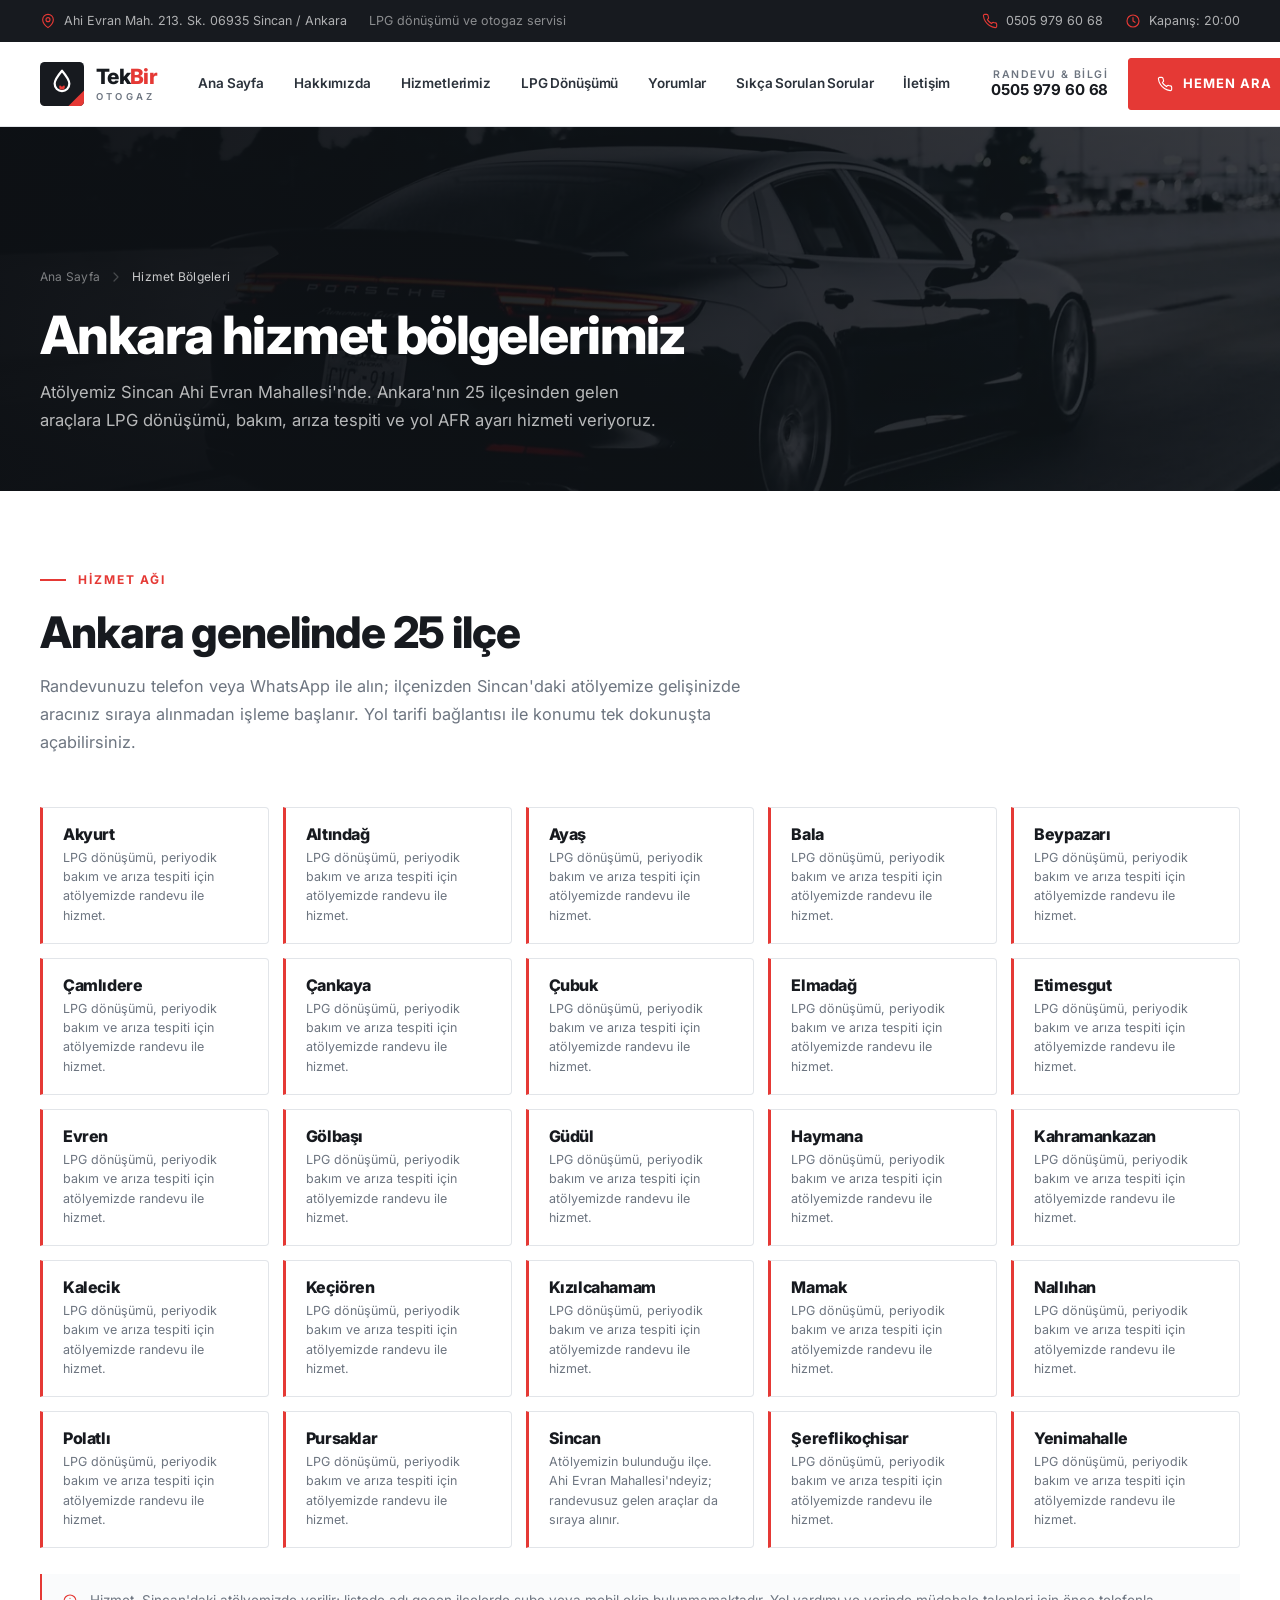
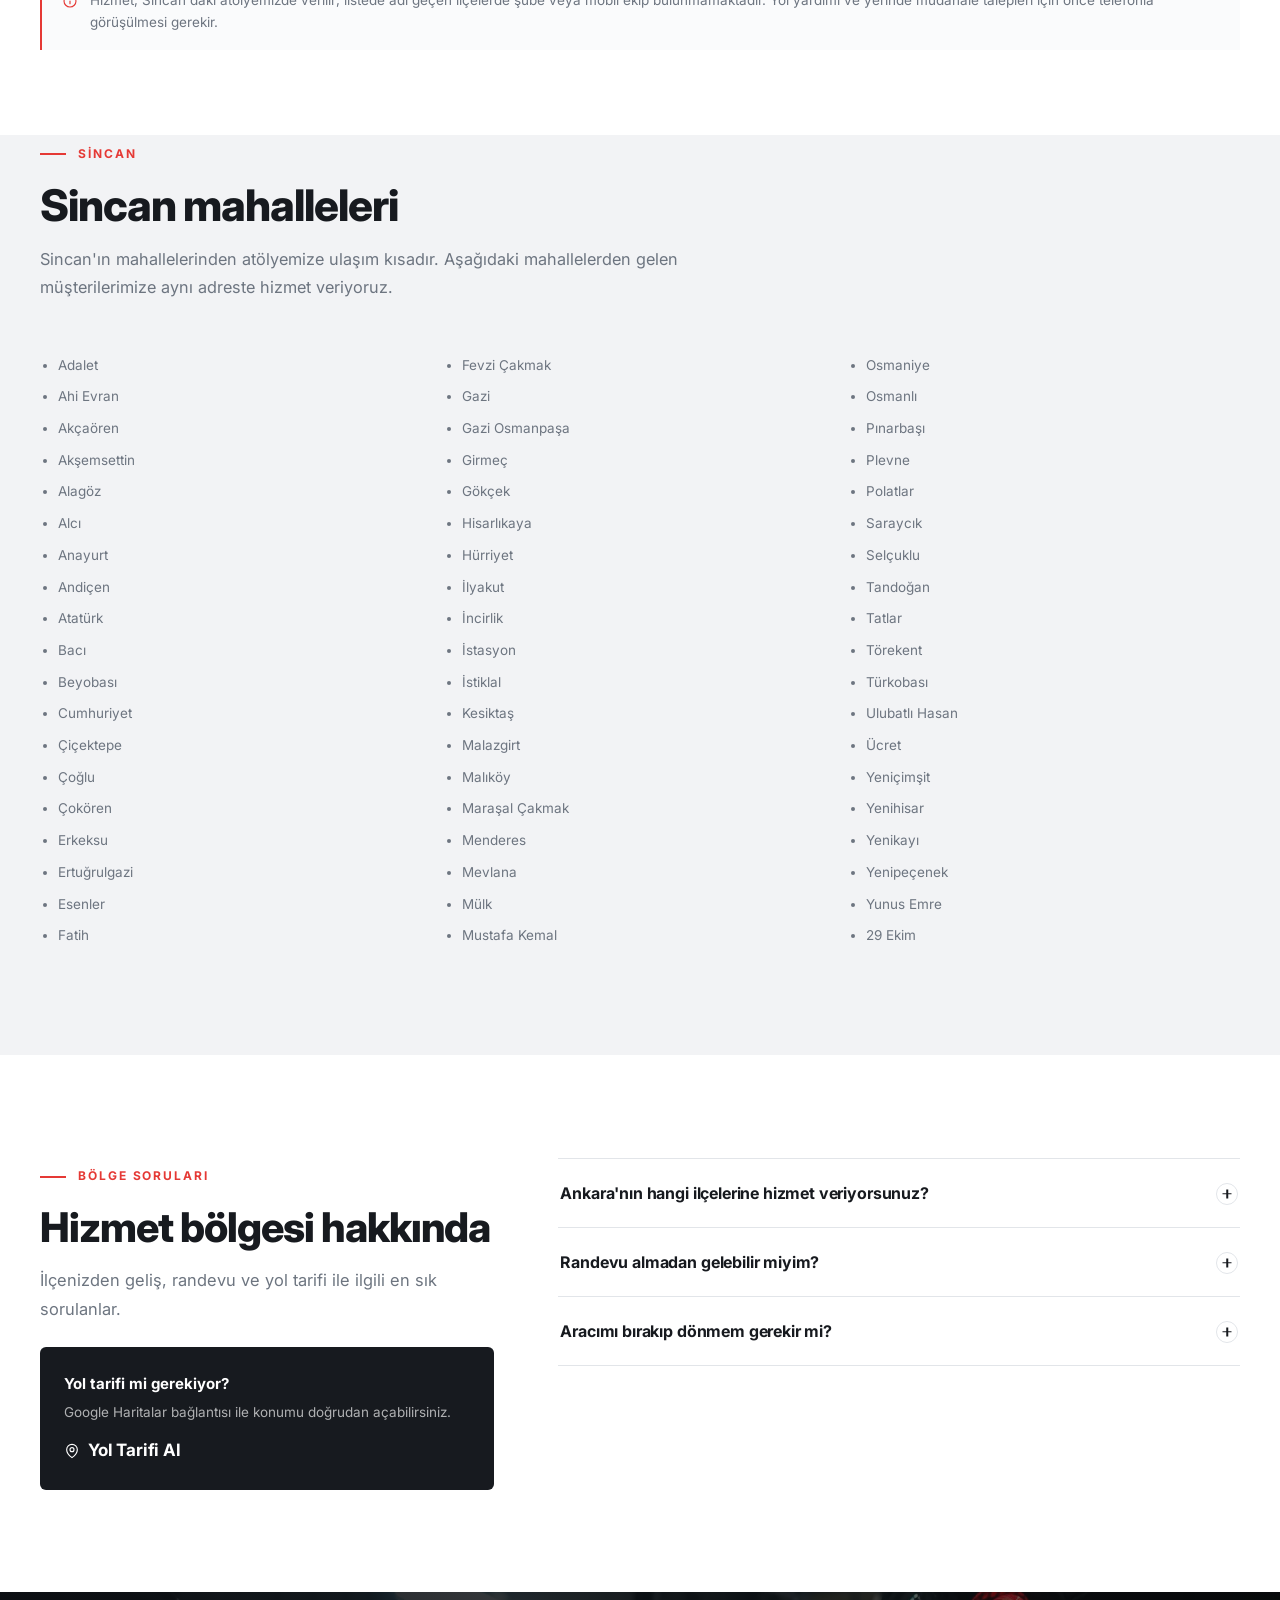
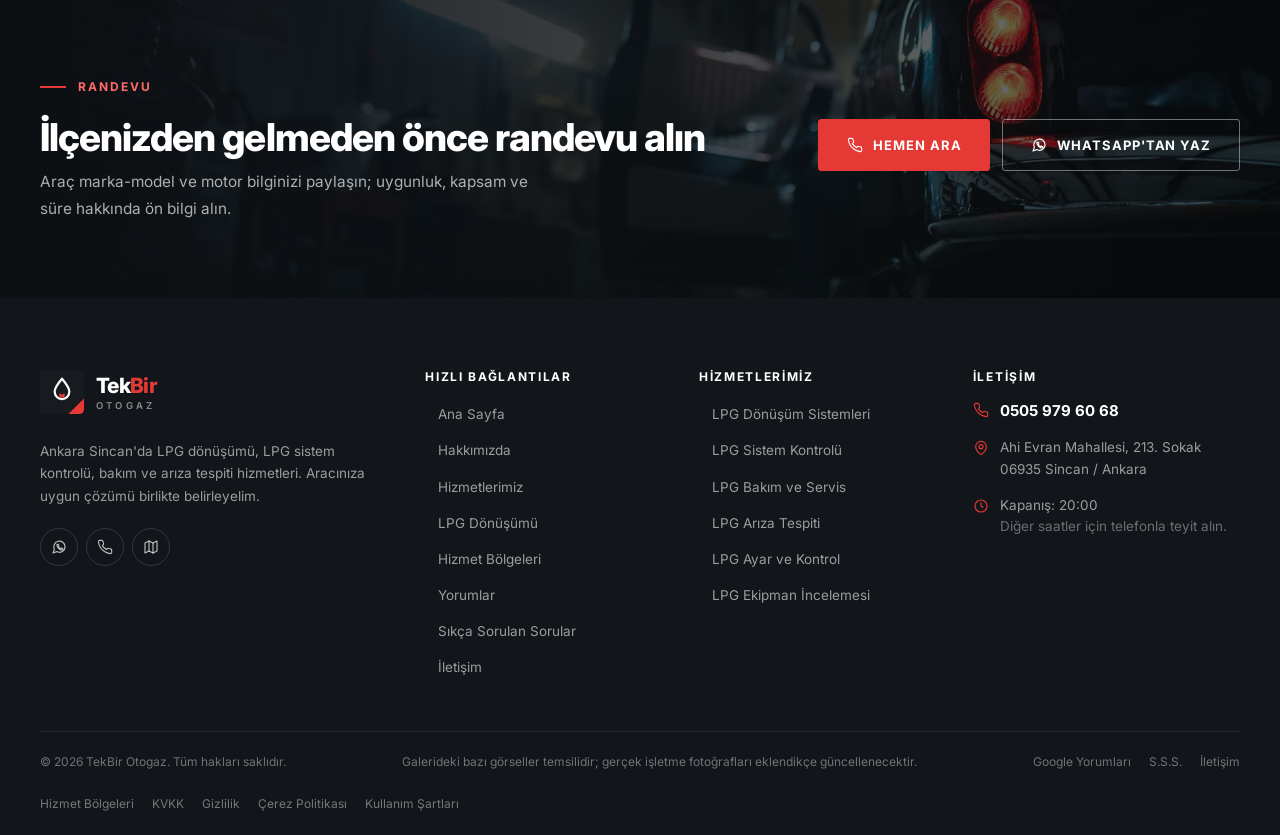
<file: hizmet-bolgeleri.html>
<!DOCTYPE html>
<html lang="tr">
<head>
  <meta charset="utf-8">
  <meta name="viewport" content="width=device-width, initial-scale=1">
  <script>document.documentElement.classList.add('js');</script>

  <title>Ankara Hizmet Bölgelerimiz | 25 İlçe LPG Servisi – TekBir Otogaz</title>
  <meta name="description" content="TekBir Otogaz, Ankara'nın 25 ilçesinden gelen araçlara Sincan'daki atölyesinde LPG dönüşümü, bakım, arıza tespiti ve yol AFR ayarı hizmeti verir. 0505 979 60 68.">
  <link rel="canonical" href="https://www.tekbirtogaz.com/hizmet-bolgeleri.html">
  <meta name="robots" content="index, follow, max-image-preview:large">
  <meta name="author" content="TekBir Otogaz">
  <meta name="theme-color" content="#171A1F">
  <meta name="geo.region" content="TR-06">
  <meta name="geo.placename" content="Sincan, Ankara">
  <meta name="geo.position" content="39.9663049;32.5727663">

  <meta property="og:locale" content="tr_TR">
  <meta property="og:type" content="website">
  <meta property="og:site_name" content="TekBir Otogaz">
  <meta property="og:title" content="Ankara Hizmet Bölgelerimiz | TekBir Otogaz">
  <meta property="og:description" content="Ankara'nın 25 ilçesinden gelen araçlara Sincan'daki atölyemizde LPG dönüşümü, bakım ve arıza tespiti hizmeti.">
  <meta property="og:url" content="https://www.tekbirtogaz.com/hizmet-bolgeleri.html">
  <meta property="og:image" content="https://www.tekbirtogaz.com/assets/img/og-tekbir-otogaz.jpg">
  <meta property="og:image:width" content="1200">
  <meta property="og:image:height" content="630">
  <meta property="og:image:alt" content="TekBir Otogaz – Ankara Sincan LPG dönüşüm servisi">
  <meta name="twitter:card" content="summary_large_image">
  <meta name="twitter:title" content="Ankara Hizmet Bölgelerimiz | TekBir Otogaz">
  <meta name="twitter:description" content="Ankara'nın 25 ilçesine Sincan'daki atölyemizden LPG dönüşümü, bakım ve arıza tespiti hizmeti.">
  <meta name="twitter:image" content="https://www.tekbirtogaz.com/assets/img/og-tekbir-otogaz.jpg">

  <link rel="preconnect" href="https://fonts.googleapis.com">
  <link rel="preconnect" href="https://fonts.gstatic.com" crossorigin>
  <link href="https://fonts.googleapis.com/css2?family=Inter:wght@400;500;600;700;800&display=swap" rel="stylesheet">
  <link rel="stylesheet" href="assets/css/style.css">
  <link rel="icon" href="assets/img/favicon.svg" type="image/svg+xml">
  <link rel="apple-touch-icon" href="assets/img/apple-touch-icon.png">
  <link rel="manifest" href="site.webmanifest">

  <script type="application/ld+json">
  {
    "@context": "https://schema.org",
    "@type": "WebPage",
    "url": "https://www.tekbirtogaz.com/hizmet-bolgeleri.html",
    "name": "Ankara Hizmet Bölgelerimiz | TekBir Otogaz",
    "description": "TekBir Otogaz'ın Ankara genelinde hizmet verdiği 25 ilçe ve Sincan mahalleleri.",
    "inLanguage": "tr-TR",
    "about": { "@id": "https://www.tekbirtogaz.com/#business" }
  }
  </script>
  <script type="application/ld+json">
  {
    "@context": "https://schema.org",
    "@type": "BreadcrumbList",
    "itemListElement": [
      { "@type": "ListItem", "position": 1, "name": "Ana Sayfa", "item": "https://www.tekbirtogaz.com/" },
      { "@type": "ListItem", "position": 2, "name": "Hizmet Bölgelerimiz", "item": "https://www.tekbirtogaz.com/hizmet-bolgeleri.html" }
    ]
  }
  </script>
</head>

<body>
  <a class="skip-link" href="#main">İçeriğe geç</a>

  <div class="topbar">
    <div class="container topbar__inner">
      <div class="topbar__group">
        <span class="topbar__item">
          <svg class="icon icon--sm" aria-hidden="true"><use href="assets/img/icons.svg#i-pin"></use></svg>
          Ahi Evran Mah. 213. Sk. 06935 Sincan / Ankara
        </span>
        <span class="topbar__item topbar__note">LPG dönüşümü ve otogaz servisi</span>
      </div>
      <div class="topbar__group">
        <a class="topbar__item" href="tel:+905059796068">
          <svg class="icon icon--sm" aria-hidden="true"><use href="assets/img/icons.svg#i-phone"></use></svg>
          0505 979 60 68
        </a>
        <span class="topbar__item">
          <svg class="icon icon--sm" aria-hidden="true"><use href="assets/img/icons.svg#i-clock"></use></svg>
          Kapanış: 20:00
        </span>
      </div>
    </div>
  </div>

  <header class="site-header" id="site-header">
    <div class="container header__inner">
      <a class="logo" href="index.html" aria-label="TekBir Otogaz ana sayfa">
        <svg class="logo__mark" viewBox="0 0 48 48" aria-hidden="true" focusable="false">
          <rect width="48" height="48" rx="5" fill="#171A1F"/>
          <path d="M48 31v12a5 5 0 0 1-5 5H31z" fill="#E53935"/>
          <path d="M24 9.5c5.2 6.1 8 10.2 8 14.2a8 8 0 0 1-16 0c0-4 2.8-8.1 8-14.2z" fill="none" stroke="#fff" stroke-width="2.4" stroke-linejoin="round"/>
          <path d="M24 27.4c1.6-2.2 3.1-2.2 3.1-.4a3.1 3.1 0 0 1-6.2 0c0-1.8 1.5-1.8 3.1.4z" fill="#E53935"/>
        </svg>
        <span class="logo__text">
          <span class="logo__name">Tek<span>Bir</span></span>
          <span class="logo__sub">Otogaz</span>
        </span>
      </a>

      <nav class="nav" aria-label="Ana menü">
        <a class="nav__link" href="index.html">Ana Sayfa</a>
        <a class="nav__link" href="hakkimizda.html">Hakkımızda</a>
        <a class="nav__link" href="hizmetlerimiz.html">Hizmetlerimiz</a>
        <a class="nav__link" href="lpg-donusumu.html">LPG Dönüşümü</a>
        <a class="nav__link" href="yorumlar.html">Yorumlar</a>
        <a class="nav__link" href="sikca-sorulan-sorular.html">Sıkça Sorulan Sorular</a>
        <a class="nav__link" href="iletisim.html">İletişim</a>
      </nav>

      <div class="header__actions">
        <div class="header__phone">
          <span>Randevu &amp; Bilgi</span>
          <strong><a href="tel:+905059796068">0505 979 60 68</a></strong>
        </div>
        <a class="btn btn--primary header__cta" href="tel:+905059796068">
          <svg class="icon icon--sm" aria-hidden="true"><use href="assets/img/icons.svg#i-phone"></use></svg>
          Hemen Ara
        </a>
        <button class="burger" type="button" aria-label="Menüyü aç" aria-expanded="false" aria-controls="mobile-nav">
          <span class="burger__box"><span></span><span></span><span></span></span>
        </button>
      </div>
    </div>
  </header>

  <div class="mobile-nav" id="mobile-nav" aria-hidden="true">
    <nav aria-label="Mobil menü">
      <ul class="mobile-nav__list">
        <li><a class="mobile-nav__link" href="index.html">Ana Sayfa <svg class="icon icon--sm" aria-hidden="true"><use href="assets/img/icons.svg#i-chevron-right"></use></svg></a></li>
        <li><a class="mobile-nav__link" href="hakkimizda.html">Hakkımızda <svg class="icon icon--sm" aria-hidden="true"><use href="assets/img/icons.svg#i-chevron-right"></use></svg></a></li>
        <li><a class="mobile-nav__link" href="hizmetlerimiz.html">Hizmetlerimiz <svg class="icon icon--sm" aria-hidden="true"><use href="assets/img/icons.svg#i-chevron-right"></use></svg></a></li>
        <li><a class="mobile-nav__link" href="lpg-donusumu.html">LPG Dönüşümü <svg class="icon icon--sm" aria-hidden="true"><use href="assets/img/icons.svg#i-chevron-right"></use></svg></a></li>
        <li><a class="mobile-nav__link" href="hizmet-bolgeleri.html" aria-current="page">Hizmet Bölgeleri <svg class="icon icon--sm" aria-hidden="true"><use href="assets/img/icons.svg#i-chevron-right"></use></svg></a></li>
        <li><a class="mobile-nav__link" href="yorumlar.html">Yorumlar <svg class="icon icon--sm" aria-hidden="true"><use href="assets/img/icons.svg#i-chevron-right"></use></svg></a></li>
        <li><a class="mobile-nav__link" href="sikca-sorulan-sorular.html">Sıkça Sorulan Sorular <svg class="icon icon--sm" aria-hidden="true"><use href="assets/img/icons.svg#i-chevron-right"></use></svg></a></li>
        <li><a class="mobile-nav__link" href="iletisim.html">İletişim <svg class="icon icon--sm" aria-hidden="true"><use href="assets/img/icons.svg#i-chevron-right"></use></svg></a></li>
      </ul>
    </nav>
    <div class="mobile-nav__actions">
      <a class="btn btn--primary btn--block" href="tel:+905059796068">
        <svg class="icon icon--sm" aria-hidden="true"><use href="assets/img/icons.svg#i-phone"></use></svg>
        Hemen Ara · 0505 979 60 68
      </a>
      <a class="btn btn--outline btn--block" href="https://wa.me/905059796068" target="_blank" rel="noopener">
        <svg class="icon icon--sm" aria-hidden="true"><use href="assets/img/icons.svg#i-whatsapp"></use></svg>
        WhatsApp'tan Yaz
      </a>
    </div>
    <div class="mobile-nav__meta">
      <p>Ahi Evran Mah. 213. Sk. 06935 Sincan / Ankara</p>
      <p>Kapanış: 20:00 · Diğer saatler için telefonla teyit alın.</p>
    </div>
  </div>

  <main id="main">
    <section class="page-hero">
      <div class="page-hero__bg" aria-hidden="true">
        <img src="assets/img/hero-lpg-donusum-sincan-ankara-1400.webp" width="1400" height="788" alt="" loading="eager" decoding="async">
      </div>
      <div class="container page-hero__inner">
        <ul class="breadcrumb">
          <li><a href="index.html">Ana Sayfa</a></li>
          <li><svg class="icon icon--sm" aria-hidden="true"><use href="assets/img/icons.svg#i-chevron-right"></use></svg></li>
          <li><span aria-current="page">Hizmet Bölgeleri</span></li>
        </ul>
        <h1>Ankara hizmet bölgelerimiz</h1>
        <p>Atölyemiz Sincan Ahi Evran Mahallesi'nde. Ankara'nın 25 ilçesinden gelen araçlara LPG dönüşümü, bakım, arıza tespiti ve yol AFR ayarı hizmeti veriyoruz.</p>
      </div>
    </section>

    <section class="section section--tight">
      <div class="container">
        <div class="section-head reveal">
          <span class="eyebrow">Hizmet Ağı</span>
          <h2>Ankara genelinde 25 ilçe</h2>
          <p>Randevunuzu telefon veya WhatsApp ile alın; ilçenizden Sincan'daki atölyemize gelişinizde aracınız sıraya alınmadan işleme başlanır. Yol tarifi bağlantısı ile konumu tek dokunuşta açabilirsiniz.</p>
        </div>

        <div class="district-grid">
          <article class="district-card reveal"><h3>Akyurt</h3><p>LPG dönüşümü, periyodik bakım ve arıza tespiti için atölyemizde randevu ile hizmet.</p></article>
          <article class="district-card reveal"><h3>Altındağ</h3><p>LPG dönüşümü, periyodik bakım ve arıza tespiti için atölyemizde randevu ile hizmet.</p></article>
          <article class="district-card reveal"><h3>Ayaş</h3><p>LPG dönüşümü, periyodik bakım ve arıza tespiti için atölyemizde randevu ile hizmet.</p></article>
          <article class="district-card reveal"><h3>Bala</h3><p>LPG dönüşümü, periyodik bakım ve arıza tespiti için atölyemizde randevu ile hizmet.</p></article>
          <article class="district-card reveal"><h3>Beypazarı</h3><p>LPG dönüşümü, periyodik bakım ve arıza tespiti için atölyemizde randevu ile hizmet.</p></article>
          <article class="district-card reveal"><h3>Çamlıdere</h3><p>LPG dönüşümü, periyodik bakım ve arıza tespiti için atölyemizde randevu ile hizmet.</p></article>
          <article class="district-card reveal"><h3>Çankaya</h3><p>LPG dönüşümü, periyodik bakım ve arıza tespiti için atölyemizde randevu ile hizmet.</p></article>
          <article class="district-card reveal"><h3>Çubuk</h3><p>LPG dönüşümü, periyodik bakım ve arıza tespiti için atölyemizde randevu ile hizmet.</p></article>
          <article class="district-card reveal"><h3>Elmadağ</h3><p>LPG dönüşümü, periyodik bakım ve arıza tespiti için atölyemizde randevu ile hizmet.</p></article>
          <article class="district-card reveal"><h3>Etimesgut</h3><p>LPG dönüşümü, periyodik bakım ve arıza tespiti için atölyemizde randevu ile hizmet.</p></article>
          <article class="district-card reveal"><h3>Evren</h3><p>LPG dönüşümü, periyodik bakım ve arıza tespiti için atölyemizde randevu ile hizmet.</p></article>
          <article class="district-card reveal"><h3>Gölbaşı</h3><p>LPG dönüşümü, periyodik bakım ve arıza tespiti için atölyemizde randevu ile hizmet.</p></article>
          <article class="district-card reveal"><h3>Güdül</h3><p>LPG dönüşümü, periyodik bakım ve arıza tespiti için atölyemizde randevu ile hizmet.</p></article>
          <article class="district-card reveal"><h3>Haymana</h3><p>LPG dönüşümü, periyodik bakım ve arıza tespiti için atölyemizde randevu ile hizmet.</p></article>
          <article class="district-card reveal"><h3>Kahramankazan</h3><p>LPG dönüşümü, periyodik bakım ve arıza tespiti için atölyemizde randevu ile hizmet.</p></article>
          <article class="district-card reveal"><h3>Kalecik</h3><p>LPG dönüşümü, periyodik bakım ve arıza tespiti için atölyemizde randevu ile hizmet.</p></article>
          <article class="district-card reveal"><h3>Keçiören</h3><p>LPG dönüşümü, periyodik bakım ve arıza tespiti için atölyemizde randevu ile hizmet.</p></article>
          <article class="district-card reveal"><h3>Kızılcahamam</h3><p>LPG dönüşümü, periyodik bakım ve arıza tespiti için atölyemizde randevu ile hizmet.</p></article>
          <article class="district-card reveal"><h3>Mamak</h3><p>LPG dönüşümü, periyodik bakım ve arıza tespiti için atölyemizde randevu ile hizmet.</p></article>
          <article class="district-card reveal"><h3>Nallıhan</h3><p>LPG dönüşümü, periyodik bakım ve arıza tespiti için atölyemizde randevu ile hizmet.</p></article>
          <article class="district-card reveal"><h3>Polatlı</h3><p>LPG dönüşümü, periyodik bakım ve arıza tespiti için atölyemizde randevu ile hizmet.</p></article>
          <article class="district-card reveal"><h3>Pursaklar</h3><p>LPG dönüşümü, periyodik bakım ve arıza tespiti için atölyemizde randevu ile hizmet.</p></article>
          <article class="district-card reveal"><h3>Sincan</h3><p>Atölyemizin bulunduğu ilçe. Ahi Evran Mahallesi'ndeyiz; randevusuz gelen araçlar da sıraya alınır.</p></article>
          <article class="district-card reveal"><h3>Şereflikoçhisar</h3><p>LPG dönüşümü, periyodik bakım ve arıza tespiti için atölyemizde randevu ile hizmet.</p></article>
          <article class="district-card reveal"><h3>Yenimahalle</h3><p>LPG dönüşümü, periyodik bakım ve arıza tespiti için atölyemizde randevu ile hizmet.</p></article>
        </div>

        <p class="services__note" style="margin-top:26px;">
          <svg class="icon icon--sm" aria-hidden="true"><use href="assets/img/icons.svg#i-info"></use></svg>
          <span>Hizmet, Sincan'daki atölyemizde verilir; listede adı geçen ilçelerde şube veya mobil ekip bulunmamaktadır. Yol yardımı ve yerinde müdahale talepleri için önce telefonla görüşülmesi gerekir.</span>
        </p>
      </div>
    </section>

    <section class="section section--no-top bg-grey">
      <div class="container">
        <div class="section-head reveal">
          <span class="eyebrow">Sincan</span>
          <h2>Sincan mahalleleri</h2>
          <p>Sincan'ın mahallelerinden atölyemize ulaşım kısadır. Aşağıdaki mahallelerden gelen müşterilerimize aynı adreste hizmet veriyoruz.</p>
        </div>
        <ul class="mahalle-list reveal">
          <li>Adalet</li><li>Ahi Evran</li><li>Akçaören</li><li>Akşemsettin</li><li>Alagöz</li><li>Alcı</li>
          <li>Anayurt</li><li>Andiçen</li><li>Atatürk</li><li>Bacı</li><li>Beyobası</li><li>Cumhuriyet</li>
          <li>Çiçektepe</li><li>Çoğlu</li><li>Çokören</li><li>Erkeksu</li><li>Ertuğrulgazi</li><li>Esenler</li>
          <li>Fatih</li><li>Fevzi Çakmak</li><li>Gazi</li><li>Gazi Osmanpaşa</li><li>Girmeç</li><li>Gökçek</li>
          <li>Hisarlıkaya</li><li>Hürriyet</li><li>İlyakut</li><li>İncirlik</li><li>İstasyon</li><li>İstiklal</li>
          <li>Kesiktaş</li><li>Malazgirt</li><li>Malıköy</li><li>Maraşal Çakmak</li><li>Menderes</li><li>Mevlana</li>
          <li>Mülk</li><li>Mustafa Kemal</li><li>Osmaniye</li><li>Osmanlı</li><li>Pınarbaşı</li><li>Plevne</li>
          <li>Polatlar</li><li>Saraycık</li><li>Selçuklu</li><li>Tandoğan</li><li>Tatlar</li><li>Törekent</li>
          <li>Türkobası</li><li>Ulubatlı Hasan</li><li>Ücret</li><li>Yeniçimşit</li><li>Yenihisar</li><li>Yenikayı</li>
          <li>Yenipeçenek</li><li>Yunus Emre</li><li>29 Ekim</li>
        </ul>
      </div>
    </section>

    <section class="section">
      <div class="container faq__inner">
        <div class="faq__aside reveal">
          <span class="eyebrow">Bölge Soruları</span>
          <h2>Hizmet bölgesi hakkında</h2>
          <p>İlçenizden geliş, randevu ve yol tarifi ile ilgili en sık sorulanlar.</p>
          <div class="faq__call">
            <strong>Yol tarifi mi gerekiyor?</strong>
            Google Haritalar bağlantısı ile konumu doğrudan açabilirsiniz.
            <a href="https://www.google.com/maps/dir/?api=1&amp;destination=39.9663049%2C32.5727663" target="_blank" rel="noopener">
              <svg class="icon icon--sm" aria-hidden="true"><use href="assets/img/icons.svg#i-pin"></use></svg>
              Yol Tarifi Al
            </a>
          </div>
        </div>

        <div class="accordion" data-accordion>
          <details class="acc-item reveal">
            <summary>Ankara'nın hangi ilçelerine hizmet veriyorsunuz?<span class="acc-item__icon" aria-hidden="true"></span></summary>
            <div class="acc-item__body">
              <p>Ankara'nın 25 ilçesinden gelen araçlara Sincan Ahi Evran Mahallesi'ndeki atölyemizde hizmet veriyoruz. İlçelerde ayrı şubemiz yoktur; işlemler atölyede yapılır. Uzak ilçelerden gelen müşterilerin randevu alması, işlem süresinin planlanması açısından önerilir.</p>
            </div>
          </details>
          <details class="acc-item reveal">
            <summary>Randevu almadan gelebilir miyim?<span class="acc-item__icon" aria-hidden="true"></span></summary>
            <div class="acc-item__body">
              <p>Randevusuz gelen araçlar da kabul edilir; ancak lift ve iş programı yoğun olduğunda bekleme olabilir. Telefon veya WhatsApp ile randevu almanız bekleme süresini azaltır.</p>
            </div>
          </details>
          <details class="acc-item reveal">
            <summary>Aracımı bırakıp dönmem gerekir mi?<span class="acc-item__icon" aria-hidden="true"></span></summary>
            <div class="acc-item__body">
              <p>İşlemin türüne göre değişir. Filtre bakımı ve arıza tespiti kısa sürer; LPG montajı gibi uzun işlemlerde aracın atölyede kalması gerekebilir. Süre, randevu sırasında aracınıza göre bildirilir.</p>
            </div>
          </details>
        </div>
      </div>
    </section>

    <section class="cta-band">
      <div class="cta-band__bg">
        <img src="assets/img/cta-tekbir-otogaz-atolye-1800.webp" width="1800" height="900"
             alt="Atölye ortamında araç ve ekipmanlar (temsili görsel)" loading="lazy" decoding="async">
      </div>
      <div class="container cta-band__inner">
        <div>
          <span class="eyebrow eyebrow--light">Randevu</span>
          <h2>İlçenizden gelmeden önce randevu alın</h2>
          <p>Araç marka-model ve motor bilginizi paylaşın; uygunluk, kapsam ve süre hakkında ön bilgi alın.</p>
        </div>
        <div class="cta-band__actions">
          <a class="btn btn--primary" href="tel:+905059796068">
            <svg class="icon icon--sm" aria-hidden="true"><use href="assets/img/icons.svg#i-phone"></use></svg>
            Hemen Ara
          </a>
          <a class="btn btn--ghost" href="https://wa.me/905059796068" target="_blank" rel="noopener">
            <svg class="icon icon--sm" aria-hidden="true"><use href="assets/img/icons.svg#i-whatsapp"></use></svg>
            WhatsApp'tan Yaz
          </a>
        </div>
      </div>
    </section>
  </main>

  <footer class="site-footer">
    <div class="container">
      <div class="footer__main">
        <div class="footer__brand">
          <a class="logo" href="index.html" aria-label="TekBir Otogaz ana sayfa">
            <svg class="logo__mark" viewBox="0 0 48 48" aria-hidden="true" focusable="false">
              <rect width="48" height="48" rx="5" fill="#171A1F"/>
              <path d="M48 31v12a5 5 0 0 1-5 5H31z" fill="#E53935"/>
              <path d="M24 9.5c5.2 6.1 8 10.2 8 14.2a8 8 0 0 1-16 0c0-4 2.8-8.1 8-14.2z" fill="none" stroke="#fff" stroke-width="2.4" stroke-linejoin="round"/>
              <path d="M24 27.4c1.6-2.2 3.1-2.2 3.1-.4a3.1 3.1 0 0 1-6.2 0c0-1.8 1.5-1.8 3.1.4z" fill="#E53935"/>
            </svg>
            <span class="logo__text">
              <span class="logo__name">Tek<span>Bir</span></span>
              <span class="logo__sub">Otogaz</span>
            </span>
          </a>
          <p>Ankara Sincan'da LPG dönüşümü, LPG sistem kontrolü, bakım ve arıza tespiti hizmetleri. Aracınıza uygun çözümü birlikte belirleyelim.</p>
          <div class="footer__social">
            <a href="https://wa.me/905059796068" target="_blank" rel="noopener" aria-label="WhatsApp ile iletişime geç">
              <svg class="icon icon--sm" aria-hidden="true"><use href="assets/img/icons.svg#i-whatsapp"></use></svg>
            </a>
            <a href="tel:+905059796068" aria-label="Telefonla ara: 0505 979 60 68">
              <svg class="icon icon--sm" aria-hidden="true"><use href="assets/img/icons.svg#i-phone"></use></svg>
            </a>
            <a href="https://www.google.com/maps/place/TekBir+Otogaz/@39.9663049,32.5727663,17z/" target="_blank" rel="noopener" aria-label="Google Maps işletme profili">
              <svg class="icon icon--sm" aria-hidden="true"><use href="assets/img/icons.svg#i-map"></use></svg>
            </a>
          </div>
        </div>

        <div>
          <h3>Hızlı Bağlantılar</h3>
          <ul class="footer__links">
            <li><a href="index.html">Ana Sayfa</a></li>
            <li><a href="hakkimizda.html">Hakkımızda</a></li>
            <li><a href="hizmetlerimiz.html">Hizmetlerimiz</a></li>
            <li><a href="lpg-donusumu.html">LPG Dönüşümü</a></li>
            <li><a href="hizmet-bolgeleri.html">Hizmet Bölgeleri</a></li>
            <li><a href="yorumlar.html">Yorumlar</a></li>
            <li><a href="sikca-sorulan-sorular.html">Sıkça Sorulan Sorular</a></li>
            <li><a href="iletisim.html">İletişim</a></li>
          </ul>
        </div>

        <div>
          <h3>Hizmetlerimiz</h3>
          <ul class="footer__links">
            <li><a href="hizmetlerimiz.html#lpg-donusum-sistemleri">LPG Dönüşüm Sistemleri</a></li>
            <li><a href="hizmetlerimiz.html#lpg-sistem-kontrolu">LPG Sistem Kontrolü</a></li>
            <li><a href="hizmetlerimiz.html#lpg-bakim-servis">LPG Bakım ve Servis</a></li>
            <li><a href="hizmetlerimiz.html#lpg-ariza-tespiti">LPG Arıza Tespiti</a></li>
            <li><a href="hizmetlerimiz.html#lpg-ayar-kontrol">LPG Ayar ve Kontrol</a></li>
            <li><a href="hizmetlerimiz.html#lpg-ekipman-incelemesi">LPG Ekipman İncelemesi</a></li>
          </ul>
        </div>

        <div>
          <h3>İletişim</h3>
          <ul class="footer__contact">
            <li>
              <svg class="icon icon--sm" aria-hidden="true"><use href="assets/img/icons.svg#i-phone"></use></svg>
              <span><a href="tel:+905059796068"><strong>0505 979 60 68</strong></a></span>
            </li>
            <li>
              <svg class="icon icon--sm" aria-hidden="true"><use href="assets/img/icons.svg#i-pin"></use></svg>
              <span>Ahi Evran Mahallesi, 213. Sokak<br>06935 Sincan / Ankara</span>
            </li>
            <li>
              <svg class="icon icon--sm" aria-hidden="true"><use href="assets/img/icons.svg#i-clock"></use></svg>
              <span>Kapanış: 20:00<br><span style="color: rgba(255,255,255,.38)">Diğer saatler için telefonla teyit alın.</span></span>
            </li>
          </ul>
        </div>
      </div>

      <div class="footer__bottom">
        <p>© <span data-year>2026</span> TekBir Otogaz. Tüm hakları saklıdır.</p>
        <p>Galerideki bazı görseller temsilidir; gerçek işletme fotoğrafları eklendikçe güncellenecektir.</p>
        <div class="footer__bottom-links">
          <a href="yorumlar.html">Google Yorumları</a>
          <a href="sikca-sorulan-sorular.html">S.S.S.</a>
          <a href="iletisim.html">İletişim</a>
        </div>
        <div class="footer__legal">
          <a href="hizmet-bolgeleri.html">Hizmet Bölgeleri</a>
          <a href="kvkk.html">KVKK</a>
          <a href="gizlilik-politikasi.html">Gizlilik</a>
          <a href="cerez-politikasi.html">Çerez Politikası</a>
          <a href="kullanim-sartlari.html">Kullanım Şartları</a>
        </div>
      </div>
    </div>
  </footer>

  <nav class="mobile-bar" aria-label="Hızlı iletişim">
    <div class="mobile-bar__inner">
      <a class="is-primary" href="tel:+905059796068">
        <svg class="icon" aria-hidden="true"><use href="assets/img/icons.svg#i-phone"></use></svg>
        Telefon Et
      </a>
      <a href="https://wa.me/905059796068" target="_blank" rel="noopener">
        <svg class="icon" aria-hidden="true"><use href="assets/img/icons.svg#i-whatsapp"></use></svg>
        WhatsApp
      </a>
      <a href="https://www.google.com/maps/dir/?api=1&amp;destination=39.9663049%2C32.5727663" target="_blank" rel="noopener">
        <svg class="icon" aria-hidden="true"><use href="assets/img/icons.svg#i-pin"></use></svg>
        Yol Tarifi
      </a>
    </div>
  </nav>

  <script src="assets/js/main.js" defer></script>
</body>
</html>
</file>
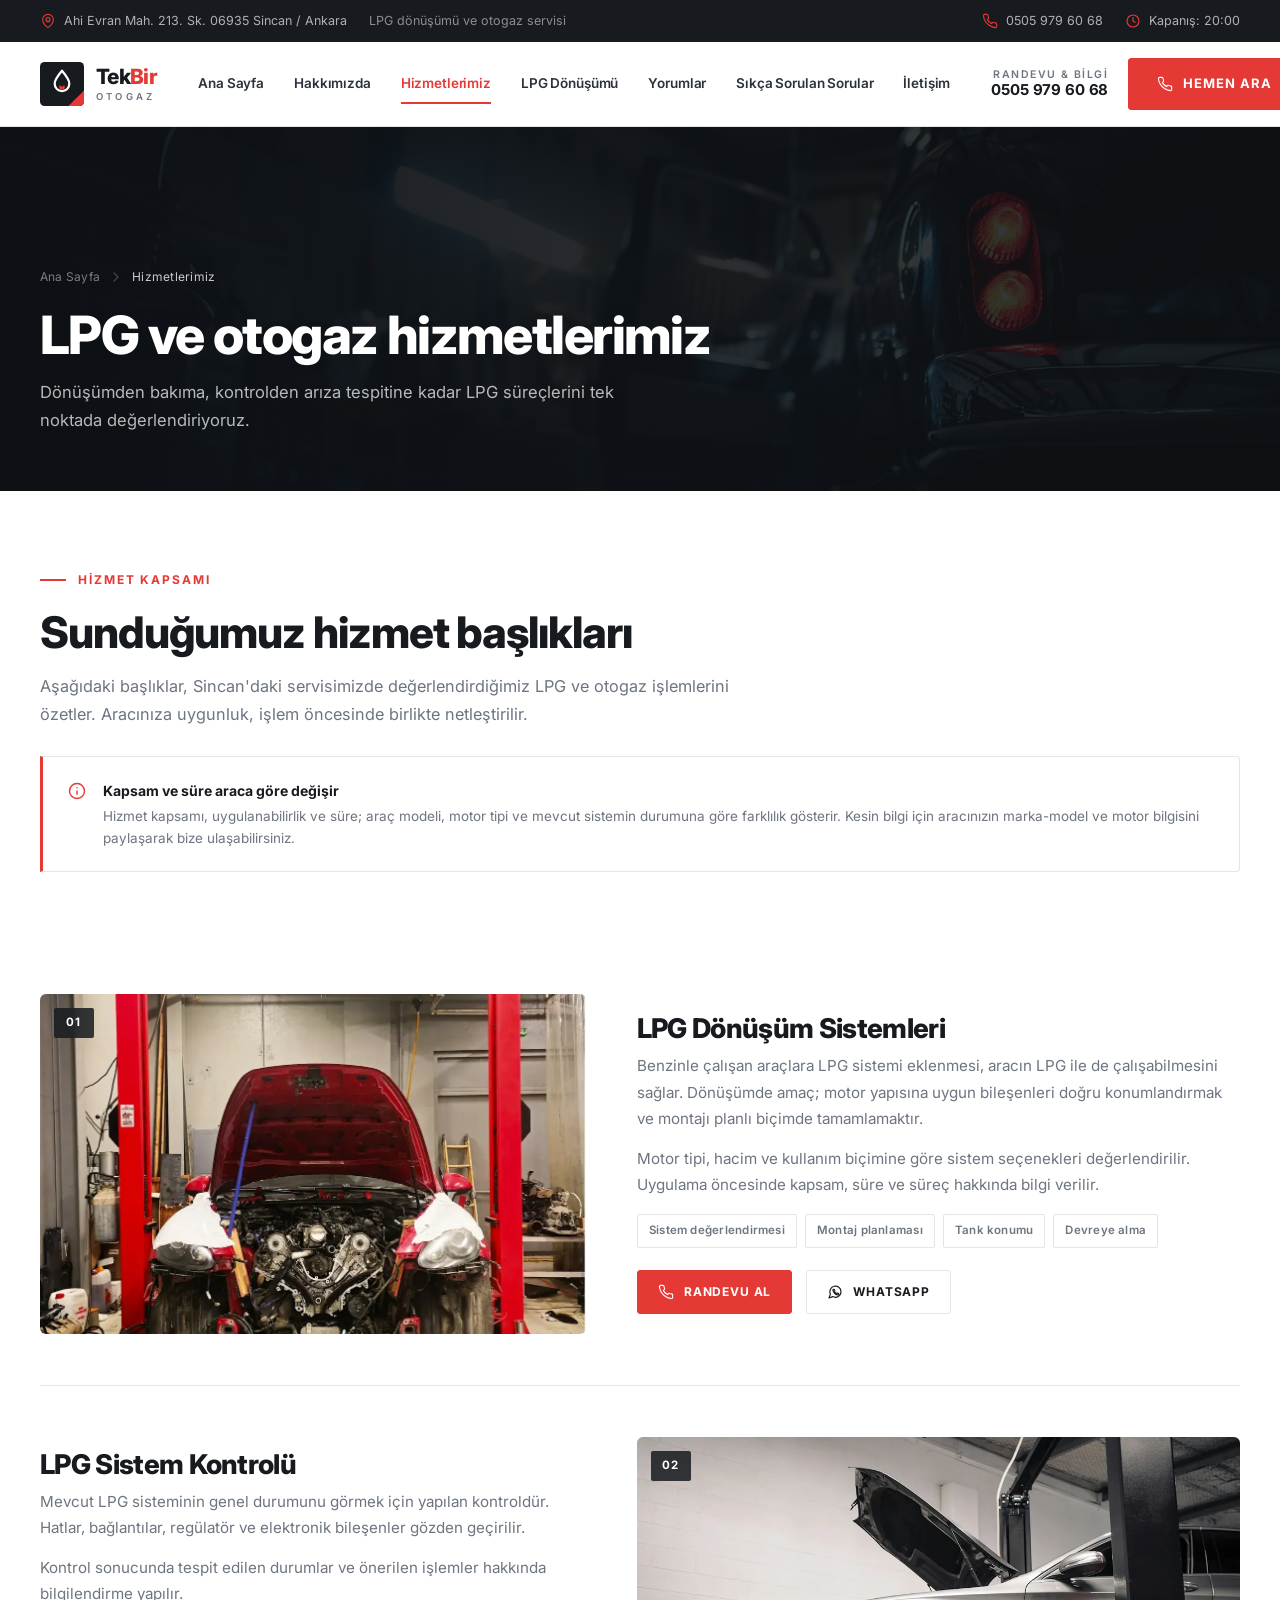
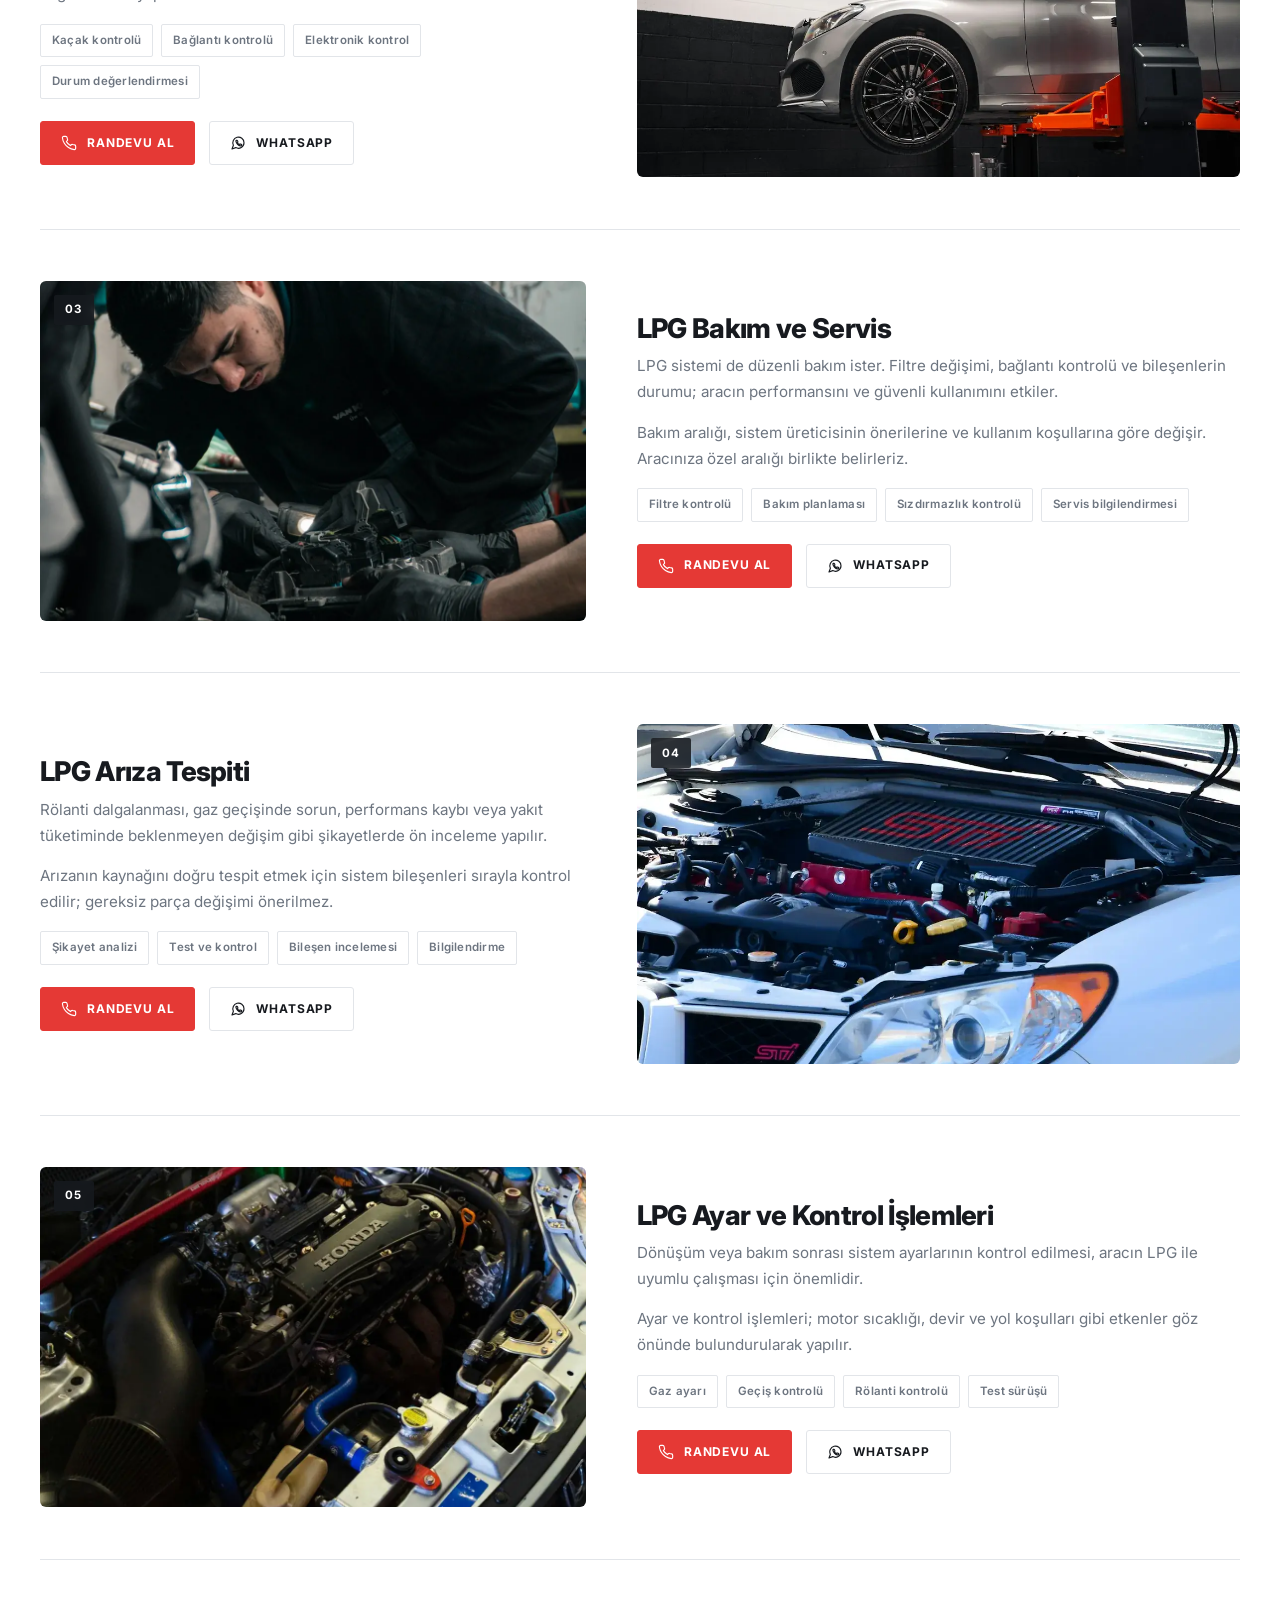
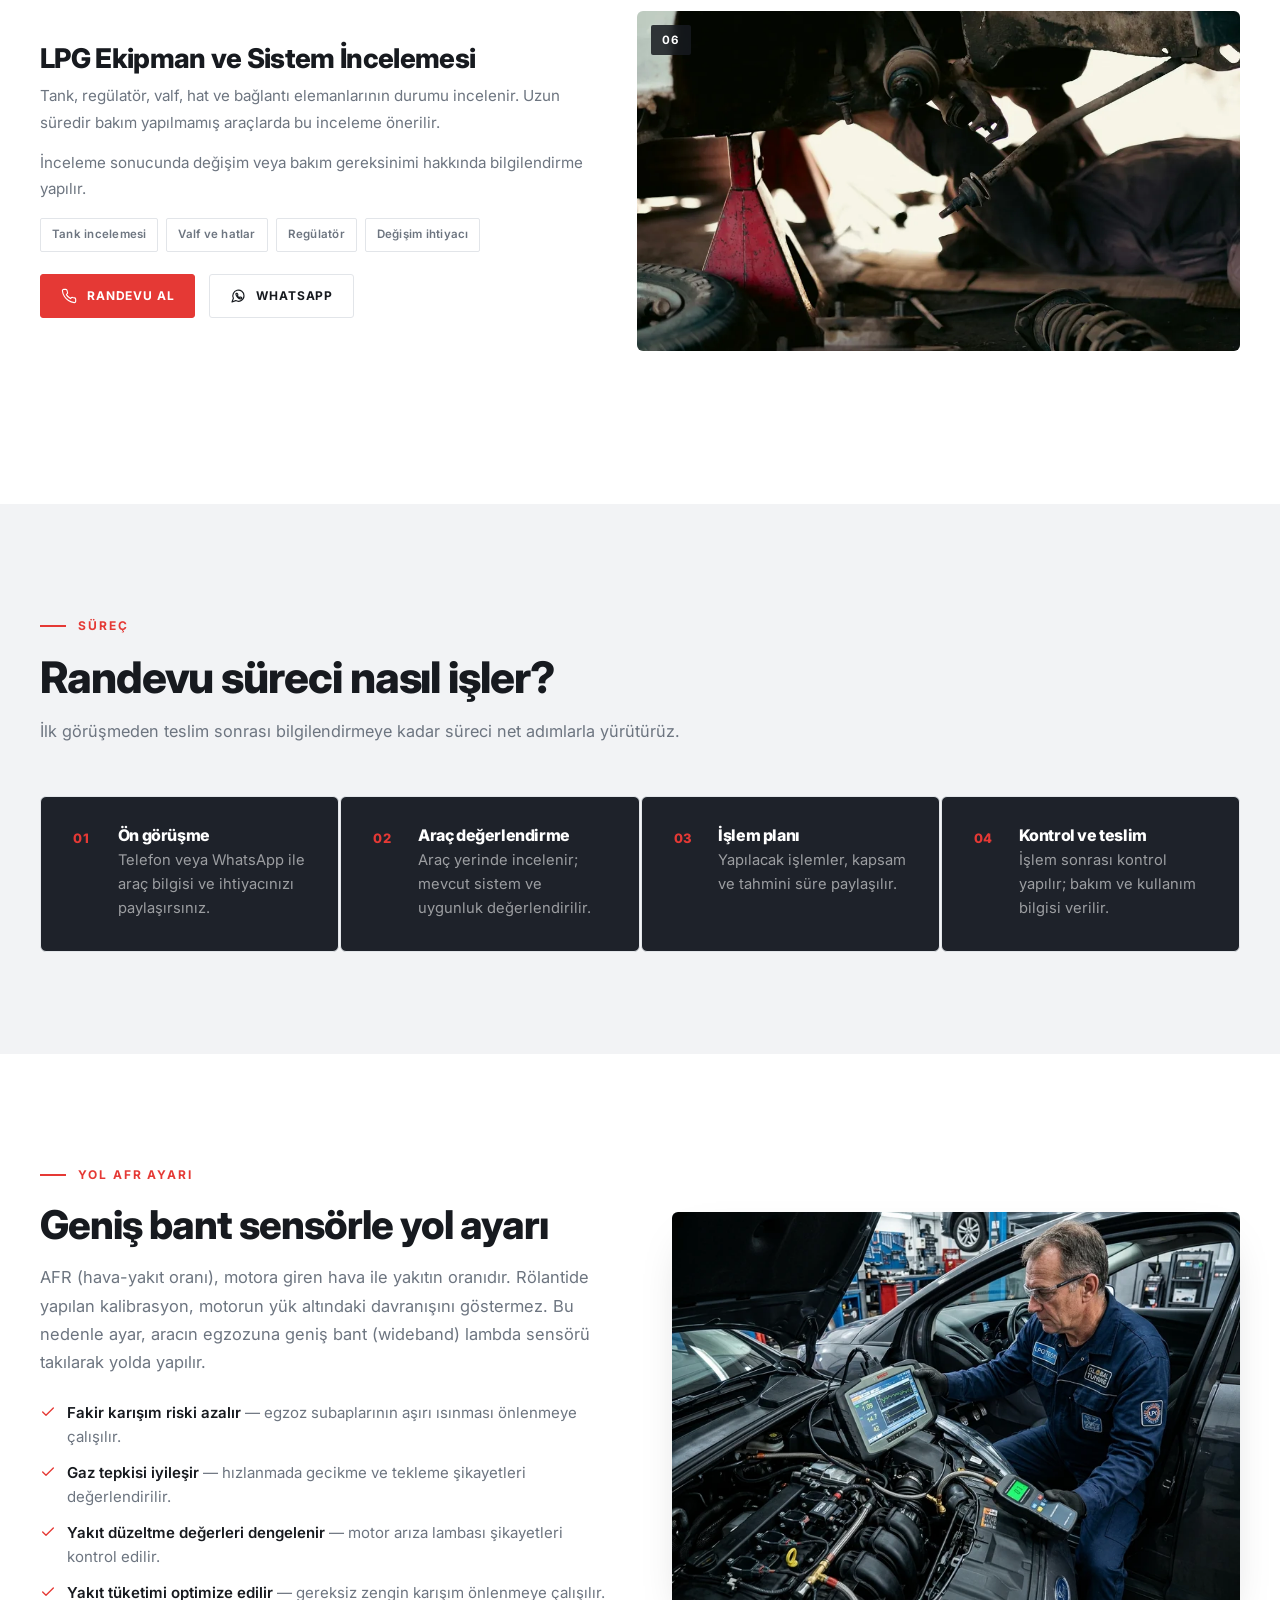
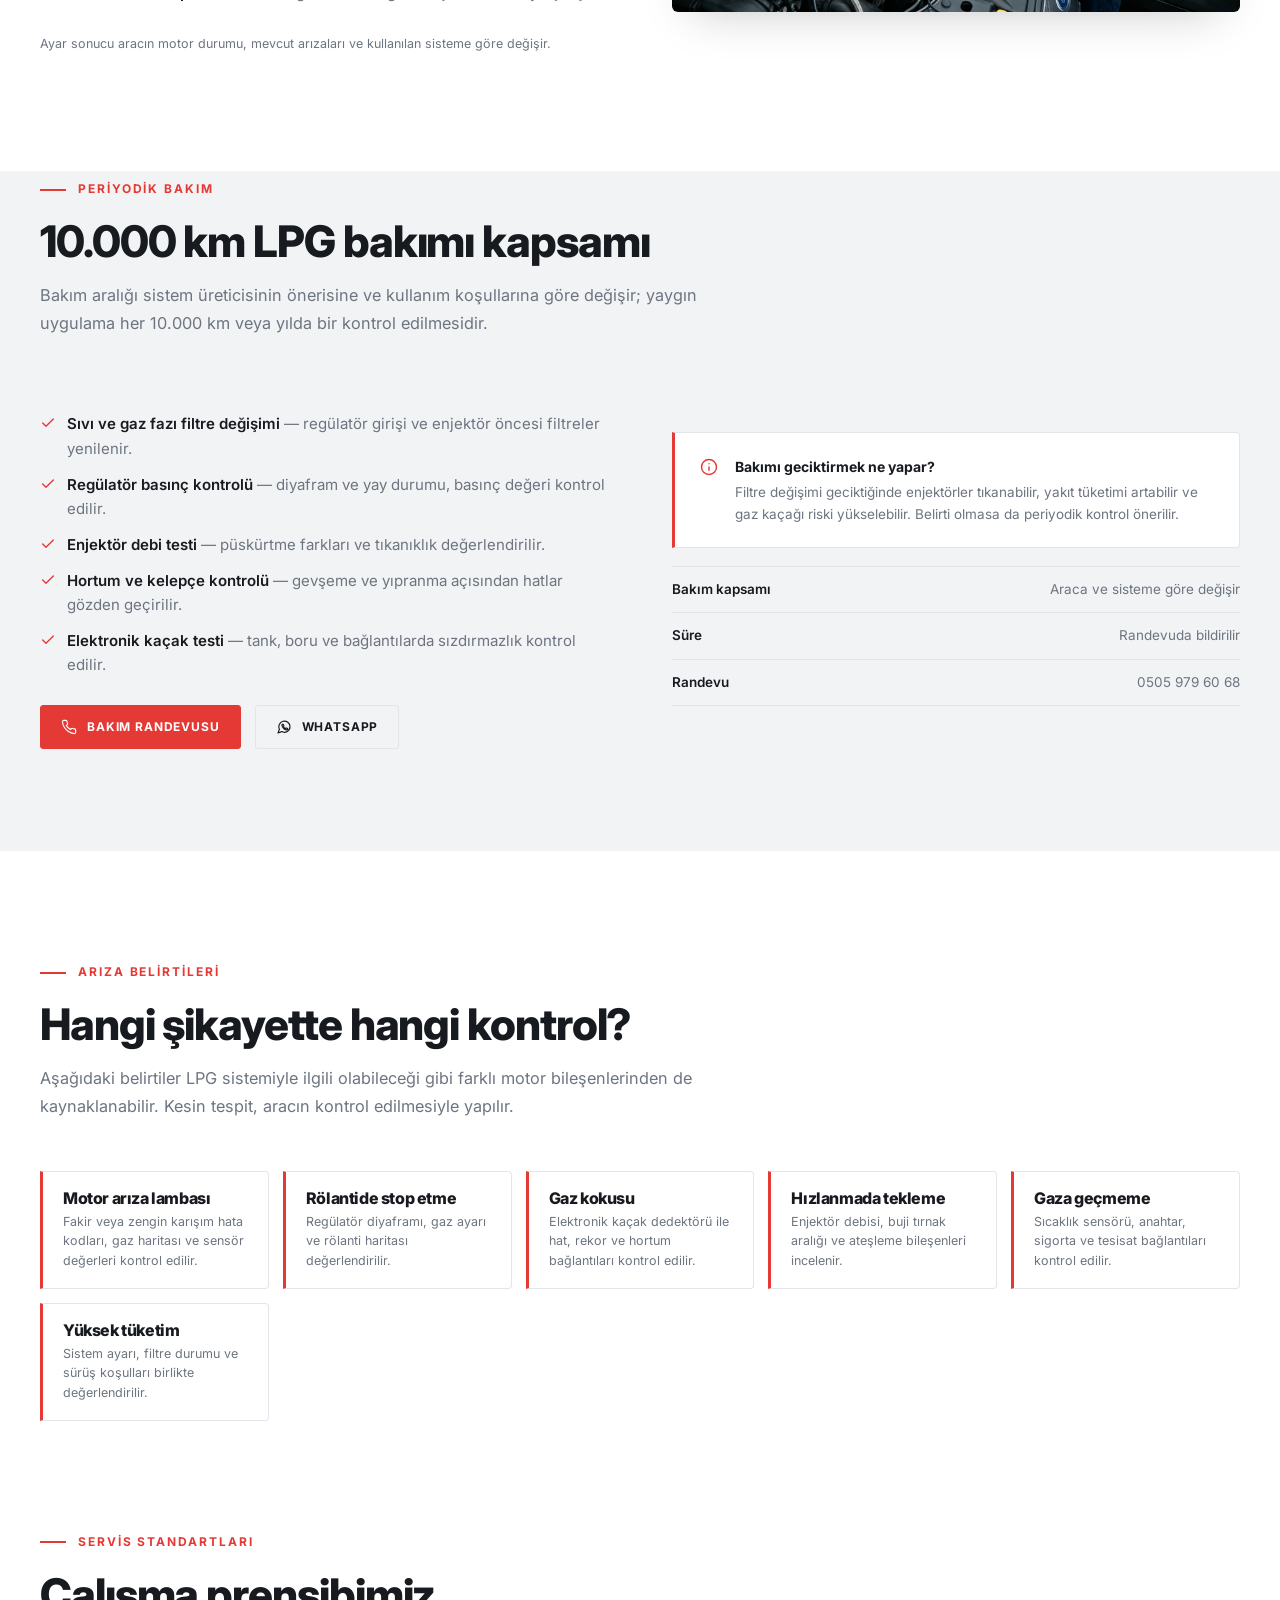
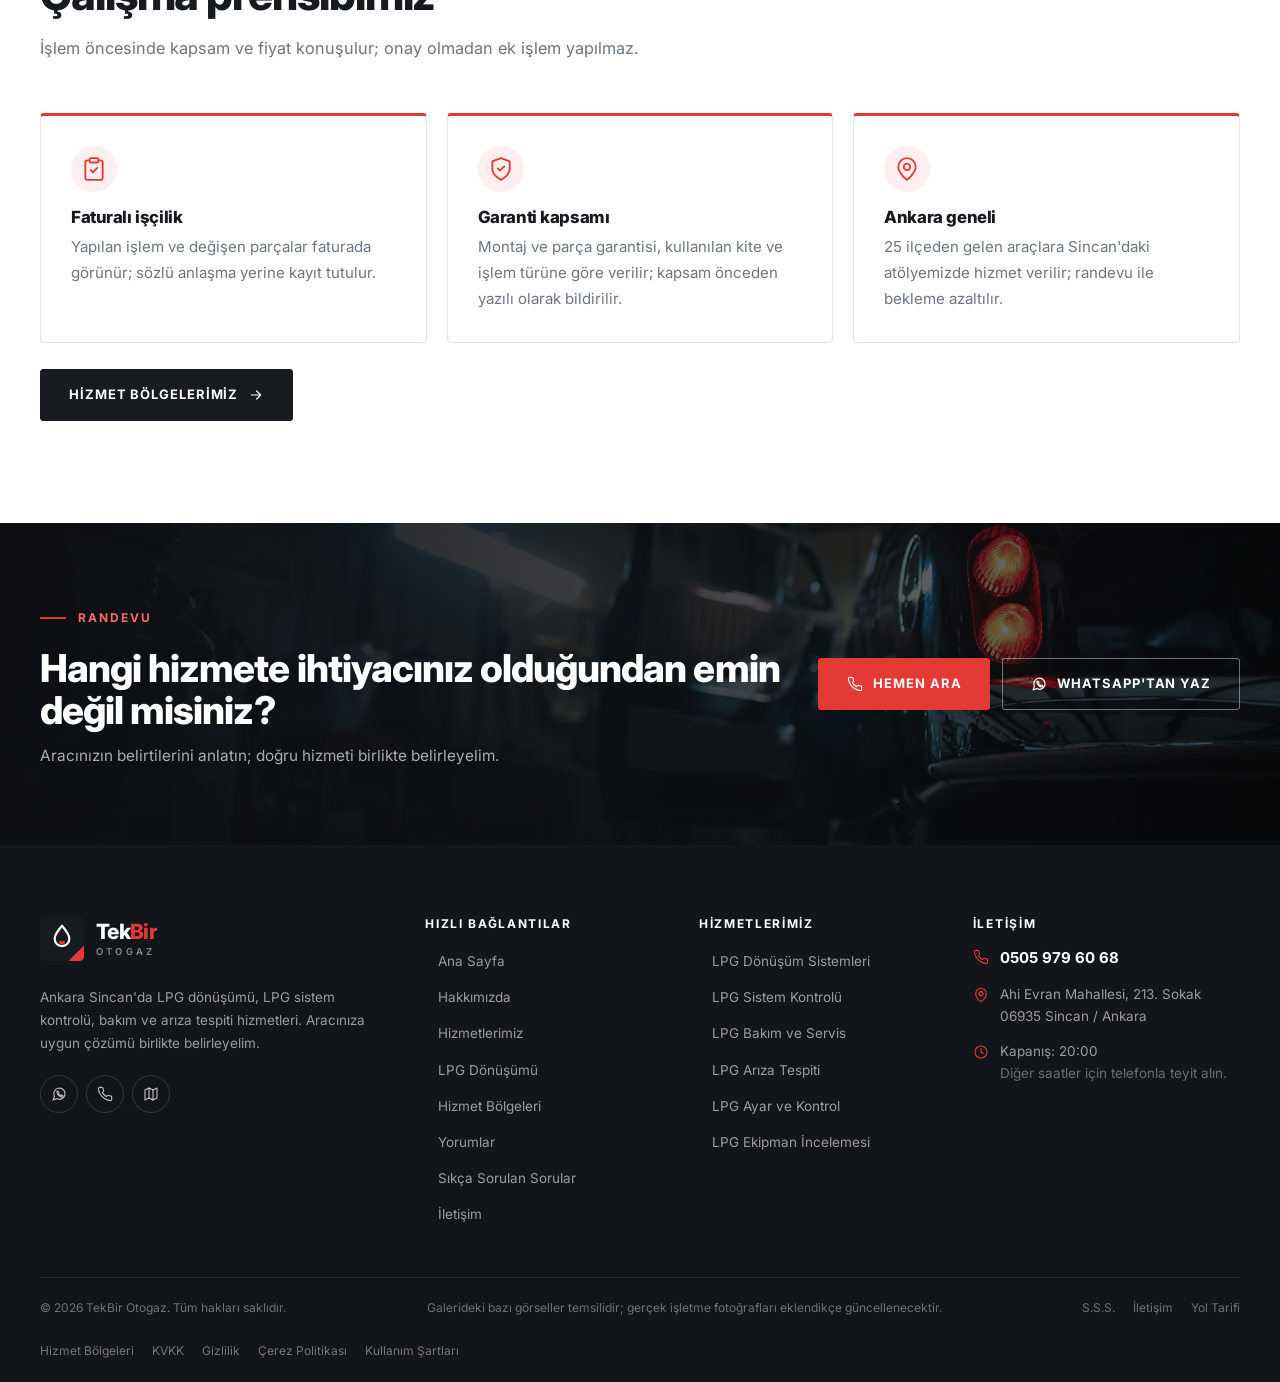
<file: hizmetlerimiz.html>
<!DOCTYPE html>
<html lang="tr">
<head>
  <meta charset="utf-8">
  <meta name="viewport" content="width=device-width, initial-scale=1">
  <script>document.documentElement.classList.add('js');</script>

  <title>Hizmetlerimiz | LPG Dönüşümü ve Otogaz Servisi – TekBir Otogaz</title>
  <meta name="description" content="LPG dönüşüm sistemleri, LPG sistem kontrolü, bakım, arıza tespiti, ayar ve ekipman incelemesi. Ankara Sincan'da TekBir Otogaz hizmetleri: 0505 979 60 68.">
  <link rel="canonical" href="https://www.tekbirtogaz.com/hizmetlerimiz.html">
  <meta name="robots" content="index, follow, max-image-preview:large">
  <meta name="author" content="TekBir Otogaz">
  <meta name="theme-color" content="#171A1F">
  <meta name="geo.region" content="TR-06">
  <meta name="geo.placename" content="Sincan, Ankara">
  <meta name="geo.position" content="39.9663049;32.5727663">

  <meta property="og:locale" content="tr_TR">
  <meta property="og:type" content="website">
  <meta property="og:site_name" content="TekBir Otogaz">
  <meta property="og:title" content="Hizmetlerimiz | TekBir Otogaz – Sincan LPG Servisi">
  <meta property="og:description" content="LPG dönüşümü, sistem kontrolü, bakım, arıza tespiti ve ekipman incelemesi hizmetleri.">
  <meta property="og:url" content="https://www.tekbirtogaz.com/hizmetlerimiz.html">
  <meta property="og:image" content="https://www.tekbirtogaz.com/assets/img/og-tekbir-otogaz.jpg">
  <meta property="og:image:width" content="1200">
  <meta property="og:image:height" content="630">
  <meta property="og:image:alt" content="TekBir Otogaz – Ankara Sincan LPG dönüşüm servisi">
  <meta name="twitter:card" content="summary_large_image">
  <meta name="twitter:title" content="Hizmetlerimiz | TekBir Otogaz – Sincan LPG Servisi">
  <meta name="twitter:description" content="LPG dönüşümü, sistem kontrolü, bakım, arıza tespiti ve ekipman incelemesi hizmetleri.">
  <meta name="twitter:image" content="https://www.tekbirtogaz.com/assets/img/og-tekbir-otogaz.jpg">

  <link rel="preconnect" href="https://fonts.googleapis.com">
  <link rel="preconnect" href="https://fonts.gstatic.com" crossorigin>
  <link href="https://fonts.googleapis.com/css2?family=Inter:wght@400;500;600;700;800&display=swap" rel="stylesheet">
  <link rel="stylesheet" href="assets/css/style.css">
  <link rel="icon" href="assets/img/favicon.svg" type="image/svg+xml">
  <link rel="apple-touch-icon" href="assets/img/apple-touch-icon.png">
  <link rel="manifest" href="site.webmanifest">
  <script type="application/ld+json">
  {
    "@context": "https://schema.org",
    "@type": "ItemList",
    "name": "TekBir Otogaz hizmetleri",
    "itemListElement": [
      { "@type": "ListItem", "position": 1, "item": { "@type": "Service", "name": "LPG Dönüşüm Sistemleri", "url": "https://www.tekbirtogaz.com/hizmetlerimiz.html#lpg-donusum-sistemleri", "provider": { "@id": "https://www.tekbirtogaz.com/#business" } } },
      { "@type": "ListItem", "position": 2, "item": { "@type": "Service", "name": "LPG Sistem Kontrolü", "url": "https://www.tekbirtogaz.com/hizmetlerimiz.html#lpg-sistem-kontrolu", "provider": { "@id": "https://www.tekbirtogaz.com/#business" } } },
      { "@type": "ListItem", "position": 3, "item": { "@type": "Service", "name": "LPG Bakım ve Servis", "url": "https://www.tekbirtogaz.com/hizmetlerimiz.html#lpg-bakim-servis", "provider": { "@id": "https://www.tekbirtogaz.com/#business" } } },
      { "@type": "ListItem", "position": 4, "item": { "@type": "Service", "name": "LPG Arıza Tespiti", "url": "https://www.tekbirtogaz.com/hizmetlerimiz.html#lpg-ariza-tespiti", "provider": { "@id": "https://www.tekbirtogaz.com/#business" } } },
      { "@type": "ListItem", "position": 5, "item": { "@type": "Service", "name": "LPG Ayar ve Kontrol İşlemleri", "url": "https://www.tekbirtogaz.com/hizmetlerimiz.html#lpg-ayar-kontrol", "provider": { "@id": "https://www.tekbirtogaz.com/#business" } } },
      { "@type": "ListItem", "position": 6, "item": { "@type": "Service", "name": "LPG Ekipman ve Sistem İncelemesi", "url": "https://www.tekbirtogaz.com/hizmetlerimiz.html#lpg-ekipman-incelemesi", "provider": { "@id": "https://www.tekbirtogaz.com/#business" } } }
    ]
  }
  </script>
<script type="application/ld+json">
  {
    "@context": "https://schema.org",
    "@type": "BreadcrumbList",
    "itemListElement": [
      {
        "@type": "ListItem",
        "position": 1,
        "name": "Ana Sayfa",
        "item": "https://www.tekbirtogaz.com/"
      },
      {
        "@type": "ListItem",
        "position": 2,
        "name": "Hizmetlerimiz",
        "item": "https://www.tekbirtogaz.com/hizmetlerimiz.html"
      }
    ]
  }
  </script>
</head>

<body>
  <a class="skip-link" href="#main">İçeriğe geç</a>

  <div class="topbar">
    <div class="container topbar__inner">
      <div class="topbar__group">
        <span class="topbar__item">
          <svg class="icon icon--sm" aria-hidden="true"><use href="assets/img/icons.svg#i-pin"></use></svg>
          Ahi Evran Mah. 213. Sk. 06935 Sincan / Ankara
        </span>
        <span class="topbar__item topbar__note">LPG dönüşümü ve otogaz servisi</span>
      </div>
      <div class="topbar__group">
        <a class="topbar__item" href="tel:+905059796068">
          <svg class="icon icon--sm" aria-hidden="true"><use href="assets/img/icons.svg#i-phone"></use></svg>
          0505 979 60 68
        </a>
        <span class="topbar__item">
          <svg class="icon icon--sm" aria-hidden="true"><use href="assets/img/icons.svg#i-clock"></use></svg>
          Kapanış: 20:00
        </span>
      </div>
    </div>
  </div>

  <header class="site-header" id="site-header">
    <div class="container header__inner">
      <a class="logo" href="index.html" aria-label="TekBir Otogaz ana sayfa">
        <svg class="logo__mark" viewBox="0 0 48 48" aria-hidden="true" focusable="false">
          <rect width="48" height="48" rx="5" fill="#171A1F"/>
          <path d="M48 31v12a5 5 0 0 1-5 5H31z" fill="#E53935"/>
          <path d="M24 9.5c5.2 6.1 8 10.2 8 14.2a8 8 0 0 1-16 0c0-4 2.8-8.1 8-14.2z" fill="none" stroke="#fff" stroke-width="2.4" stroke-linejoin="round"/>
          <path d="M24 27.4c1.6-2.2 3.1-2.2 3.1-.4a3.1 3.1 0 0 1-6.2 0c0-1.8 1.5-1.8 3.1.4z" fill="#E53935"/>
        </svg>
        <span class="logo__text">
          <span class="logo__name">Tek<span>Bir</span></span>
          <span class="logo__sub">Otogaz</span>
        </span>
      </a>

      <nav class="nav" aria-label="Ana menü">
        <a class="nav__link" href="index.html">Ana Sayfa</a>
        <a class="nav__link" href="hakkimizda.html">Hakkımızda</a>
        <a class="nav__link" href="hizmetlerimiz.html" aria-current="page">Hizmetlerimiz</a>
        <a class="nav__link" href="lpg-donusumu.html">LPG Dönüşümü</a>
        <a class="nav__link" href="yorumlar.html">Yorumlar</a>
        <a class="nav__link" href="sikca-sorulan-sorular.html">Sıkça Sorulan Sorular</a>
        <a class="nav__link" href="iletisim.html">İletişim</a>
      </nav>

      <div class="header__actions">
        <div class="header__phone">
          <span>Randevu &amp; Bilgi</span>
          <strong><a href="tel:+905059796068">0505 979 60 68</a></strong>
        </div>
        <a class="btn btn--primary header__cta" href="tel:+905059796068">
          <svg class="icon icon--sm" aria-hidden="true"><use href="assets/img/icons.svg#i-phone"></use></svg>
          Hemen Ara
        </a>
        <button class="burger" type="button" aria-label="Menüyü aç" aria-expanded="false" aria-controls="mobile-nav">
          <span class="burger__box"><span></span><span></span><span></span></span>
        </button>
      </div>
    </div>
  </header>

  <div class="mobile-nav" id="mobile-nav" aria-hidden="true">
    <nav aria-label="Mobil menü">
      <ul class="mobile-nav__list">
        <li><a class="mobile-nav__link" href="index.html">Ana Sayfa <svg class="icon icon--sm" aria-hidden="true"><use href="assets/img/icons.svg#i-chevron-right"></use></svg></a></li>
        <li><a class="mobile-nav__link" href="hakkimizda.html">Hakkımızda <svg class="icon icon--sm" aria-hidden="true"><use href="assets/img/icons.svg#i-chevron-right"></use></svg></a></li>
        <li><a class="mobile-nav__link" href="hizmetlerimiz.html" aria-current="page">Hizmetlerimiz <svg class="icon icon--sm" aria-hidden="true"><use href="assets/img/icons.svg#i-chevron-right"></use></svg></a></li>
        <li><a class="mobile-nav__link" href="lpg-donusumu.html">LPG Dönüşümü <svg class="icon icon--sm" aria-hidden="true"><use href="assets/img/icons.svg#i-chevron-right"></use></svg></a></li>
        <li><a class="mobile-nav__link" href="hizmet-bolgeleri.html">Hizmet Bölgeleri <svg class="icon icon--sm" aria-hidden="true"><use href="assets/img/icons.svg#i-chevron-right"></use></svg></a></li>
        <li><a class="mobile-nav__link" href="yorumlar.html">Yorumlar <svg class="icon icon--sm" aria-hidden="true"><use href="assets/img/icons.svg#i-chevron-right"></use></svg></a></li>
        <li><a class="mobile-nav__link" href="sikca-sorulan-sorular.html">Sıkça Sorulan Sorular <svg class="icon icon--sm" aria-hidden="true"><use href="assets/img/icons.svg#i-chevron-right"></use></svg></a></li>
        <li><a class="mobile-nav__link" href="iletisim.html">İletişim <svg class="icon icon--sm" aria-hidden="true"><use href="assets/img/icons.svg#i-chevron-right"></use></svg></a></li>
      </ul>
    </nav>
    <div class="mobile-nav__actions">
      <a class="btn btn--primary btn--block" href="tel:+905059796068">
        <svg class="icon icon--sm" aria-hidden="true"><use href="assets/img/icons.svg#i-phone"></use></svg>
        Hemen Ara · 0505 979 60 68
      </a>
      <a class="btn btn--outline btn--block" href="https://wa.me/905059796068" target="_blank" rel="noopener">
        <svg class="icon icon--sm" aria-hidden="true"><use href="assets/img/icons.svg#i-whatsapp"></use></svg>
        WhatsApp'tan Yaz
      </a>
    </div>
    <div class="mobile-nav__meta">
      <p>Ahi Evran Mah. 213. Sk. 06935 Sincan / Ankara</p>
      <p>Kapanış: 20:00 · Diğer saatler için telefonla teyit alın.</p>
    </div>
  </div>

  <main id="main">
    <section class="page-hero">
      <div class="page-hero__bg" aria-hidden="true">
        <img src="assets/img/cta-tekbir-otogaz-atolye-1800.webp" width="1800" height="900" alt="" loading="eager" decoding="async">
      </div>
      <div class="container page-hero__inner">
        <ul class="breadcrumb">
          <li><a href="index.html">Ana Sayfa</a></li>
          <li><svg class="icon icon--sm" aria-hidden="true"><use href="assets/img/icons.svg#i-chevron-right"></use></svg></li>
          <li><span aria-current="page">Hizmetlerimiz</span></li>
        </ul>
        <h1>LPG ve otogaz hizmetlerimiz</h1>
        <p>Dönüşümden bakıma, kontrolden arıza tespitine kadar LPG süreçlerini tek noktada değerlendiriyoruz.</p>
      </div>
    </section>
    <section class="section section--tight">
      <div class="container">
        <div class="section-head reveal" style="margin-bottom: 28px;">
          <span class="eyebrow">Hizmet Kapsamı</span>
          <h2>Sunduğumuz hizmet başlıkları</h2>
          <p>Aşağıdaki başlıklar, Sincan'daki servisimizde değerlendirdiğimiz LPG ve otogaz işlemlerini özetler. Aracınıza uygunluk, işlem öncesinde birlikte netleştirilir.</p>
        </div>
        <div class="callout reveal">
          <svg class="icon" aria-hidden="true"><use href="assets/img/icons.svg#i-info"></use></svg>
          <div>
            <strong>Kapsam ve süre araca göre değişir</strong>
            Hizmet kapsamı, uygulanabilirlik ve süre; araç modeli, motor tipi ve mevcut sistemin durumuna göre farklılık gösterir. Kesin bilgi için aracınızın marka-model ve motor bilgisini paylaşarak bize ulaşabilirsiniz.
          </div>
        </div>
      </div>
    </section>

    <section class="section section--no-top">
      <div class="container">
        <article class="service-row" id="lpg-donusum-sistemleri">
          <div class="service-row__media">
            <img src="assets/img/galeri-lpg-donusum-uygulama-1100.webp" width="1100" height="734" alt="LPG dönüşümü uygulanmış motor bölümü (temsili görsel)" loading="lazy" decoding="async">
            <span class="service-row__index">01</span>
          </div>
          <div class="service-row__content">
            <h2>LPG Dönüşüm Sistemleri</h2>
            <p>Benzinle çalışan araçlara LPG sistemi eklenmesi, aracın LPG ile de çalışabilmesini sağlar. Dönüşümde amaç; motor yapısına uygun bileşenleri doğru konumlandırmak ve montajı planlı biçimde tamamlamaktır.</p>
            <p>Motor tipi, hacim ve kullanım biçimine göre sistem seçenekleri değerlendirilir. Uygulama öncesinde kapsam, süre ve süreç hakkında bilgi verilir.</p>
            <ul class="tag-row"><li>Sistem değerlendirmesi</li><li>Montaj planlaması</li><li>Tank konumu</li><li>Devreye alma</li></ul>
            <div class="btn-row" style="margin-top:22px">
              <a class="btn btn--primary btn--sm" href="tel:+905059796068">
                <svg class="icon icon--sm" aria-hidden="true"><use href="assets/img/icons.svg#i-phone"></use></svg>
                Randevu Al
              </a>
              <a class="btn btn--outline btn--sm" href="https://wa.me/905059796068" target="_blank" rel="noopener">
                <svg class="icon icon--sm" aria-hidden="true"><use href="assets/img/icons.svg#i-whatsapp"></use></svg>
                WhatsApp
              </a>
            </div>
          </div>
        </article>
        <article class="service-row" id="lpg-sistem-kontrolu">
          <div class="service-row__media">
            <img src="assets/img/galeri-arac-servis-lift-1100.webp" width="1100" height="734" alt="Lift üzerinde araç kontrolü (temsili görsel)" loading="lazy" decoding="async">
            <span class="service-row__index">02</span>
          </div>
          <div class="service-row__content">
            <h2>LPG Sistem Kontrolü</h2>
            <p>Mevcut LPG sisteminin genel durumunu görmek için yapılan kontroldür. Hatlar, bağlantılar, regülatör ve elektronik bileşenler gözden geçirilir.</p>
            <p>Kontrol sonucunda tespit edilen durumlar ve önerilen işlemler hakkında bilgilendirme yapılır.</p>
            <ul class="tag-row"><li>Kaçak kontrolü</li><li>Bağlantı kontrolü</li><li>Elektronik kontrol</li><li>Durum değerlendirmesi</li></ul>
            <div class="btn-row" style="margin-top:22px">
              <a class="btn btn--primary btn--sm" href="tel:+905059796068">
                <svg class="icon icon--sm" aria-hidden="true"><use href="assets/img/icons.svg#i-phone"></use></svg>
                Randevu Al
              </a>
              <a class="btn btn--outline btn--sm" href="https://wa.me/905059796068" target="_blank" rel="noopener">
                <svg class="icon icon--sm" aria-hidden="true"><use href="assets/img/icons.svg#i-whatsapp"></use></svg>
                WhatsApp
              </a>
            </div>
          </div>
        </article>
        <article class="service-row" id="lpg-bakim-servis">
          <div class="service-row__media">
            <img src="assets/img/galeri-usta-motor-bakimi-1100.webp" width="1100" height="734" alt="Motor bölümünde bakım çalışması (temsili görsel)" loading="lazy" decoding="async">
            <span class="service-row__index">03</span>
          </div>
          <div class="service-row__content">
            <h2>LPG Bakım ve Servis</h2>
            <p>LPG sistemi de düzenli bakım ister. Filtre değişimi, bağlantı kontrolü ve bileşenlerin durumu; aracın performansını ve güvenli kullanımını etkiler.</p>
            <p>Bakım aralığı, sistem üreticisinin önerilerine ve kullanım koşullarına göre değişir. Aracınıza özel aralığı birlikte belirleriz.</p>
            <ul class="tag-row"><li>Filtre kontrolü</li><li>Bakım planlaması</li><li>Sızdırmazlık kontrolü</li><li>Servis bilgilendirmesi</li></ul>
            <div class="btn-row" style="margin-top:22px">
              <a class="btn btn--primary btn--sm" href="tel:+905059796068">
                <svg class="icon icon--sm" aria-hidden="true"><use href="assets/img/icons.svg#i-phone"></use></svg>
                Randevu Al
              </a>
              <a class="btn btn--outline btn--sm" href="https://wa.me/905059796068" target="_blank" rel="noopener">
                <svg class="icon icon--sm" aria-hidden="true"><use href="assets/img/icons.svg#i-whatsapp"></use></svg>
                WhatsApp
              </a>
            </div>
          </div>
        </article>
        <article class="service-row" id="lpg-ariza-tespiti">
          <div class="service-row__media">
            <img src="assets/img/galeri-motor-bolumu-detay-1100.webp" width="1100" height="734" alt="Motor bölümünde arıza tespiti için inceleme (temsili görsel)" loading="lazy" decoding="async">
            <span class="service-row__index">04</span>
          </div>
          <div class="service-row__content">
            <h2>LPG Arıza Tespiti</h2>
            <p>Rölanti dalgalanması, gaz geçişinde sorun, performans kaybı veya yakıt tüketiminde beklenmeyen değişim gibi şikayetlerde ön inceleme yapılır.</p>
            <p>Arızanın kaynağını doğru tespit etmek için sistem bileşenleri sırayla kontrol edilir; gereksiz parça değişimi önerilmez.</p>
            <ul class="tag-row"><li>Şikayet analizi</li><li>Test ve kontrol</li><li>Bileşen incelemesi</li><li>Bilgilendirme</li></ul>
            <div class="btn-row" style="margin-top:22px">
              <a class="btn btn--primary btn--sm" href="tel:+905059796068">
                <svg class="icon icon--sm" aria-hidden="true"><use href="assets/img/icons.svg#i-phone"></use></svg>
                Randevu Al
              </a>
              <a class="btn btn--outline btn--sm" href="https://wa.me/905059796068" target="_blank" rel="noopener">
                <svg class="icon icon--sm" aria-hidden="true"><use href="assets/img/icons.svg#i-whatsapp"></use></svg>
                WhatsApp
              </a>
            </div>
          </div>
        </article>
        <article class="service-row" id="lpg-ayar-kontrol">
          <div class="service-row__media">
            <img src="assets/img/galeri-lpg-ekipman-motor-1100.webp" width="1100" height="734" alt="LPG hatları ve motor bağlantıları (temsili görsel)" loading="lazy" decoding="async">
            <span class="service-row__index">05</span>
          </div>
          <div class="service-row__content">
            <h2>LPG Ayar ve Kontrol İşlemleri</h2>
            <p>Dönüşüm veya bakım sonrası sistem ayarlarının kontrol edilmesi, aracın LPG ile uyumlu çalışması için önemlidir.</p>
            <p>Ayar ve kontrol işlemleri; motor sıcaklığı, devir ve yol koşulları gibi etkenler göz önünde bulundurularak yapılır.</p>
            <ul class="tag-row"><li>Gaz ayarı</li><li>Geçiş kontrolü</li><li>Rölanti kontrolü</li><li>Test sürüşü</li></ul>
            <div class="btn-row" style="margin-top:22px">
              <a class="btn btn--primary btn--sm" href="tel:+905059796068">
                <svg class="icon icon--sm" aria-hidden="true"><use href="assets/img/icons.svg#i-phone"></use></svg>
                Randevu Al
              </a>
              <a class="btn btn--outline btn--sm" href="https://wa.me/905059796068" target="_blank" rel="noopener">
                <svg class="icon icon--sm" aria-hidden="true"><use href="assets/img/icons.svg#i-whatsapp"></use></svg>
                WhatsApp
              </a>
            </div>
          </div>
        </article>
        <article class="service-row" id="lpg-ekipman-incelemesi">
          <div class="service-row__media">
            <img src="assets/img/galeri-lpg-tank-montaji-1100.webp" width="1100" height="734" alt="Araç altında tank ve hat montajı (temsili görsel)" loading="lazy" decoding="async">
            <span class="service-row__index">06</span>
          </div>
          <div class="service-row__content">
            <h2>LPG Ekipman ve Sistem İncelemesi</h2>
            <p>Tank, regülatör, valf, hat ve bağlantı elemanlarının durumu incelenir. Uzun süredir bakım yapılmamış araçlarda bu inceleme önerilir.</p>
            <p>İnceleme sonucunda değişim veya bakım gereksinimi hakkında bilgilendirme yapılır.</p>
            <ul class="tag-row"><li>Tank incelemesi</li><li>Valf ve hatlar</li><li>Regülatör</li><li>Değişim ihtiyacı</li></ul>
            <div class="btn-row" style="margin-top:22px">
              <a class="btn btn--primary btn--sm" href="tel:+905059796068">
                <svg class="icon icon--sm" aria-hidden="true"><use href="assets/img/icons.svg#i-phone"></use></svg>
                Randevu Al
              </a>
              <a class="btn btn--outline btn--sm" href="https://wa.me/905059796068" target="_blank" rel="noopener">
                <svg class="icon icon--sm" aria-hidden="true"><use href="assets/img/icons.svg#i-whatsapp"></use></svg>
                WhatsApp
              </a>
            </div>
          </div>
        </article>
      </div>
    </section>

    <section class="section bg-grey">
      <div class="container">
        <div class="section-head reveal">
          <span class="eyebrow">Süreç</span>
          <h2>Randevu süreci nasıl işler?</h2>
          <p>İlk görüşmeden teslim sonrası bilgilendirmeye kadar süreci net adımlarla yürütürüz.</p>
        </div>
        <ol class="steps">
          <li class="reveal">
            <h3>Ön görüşme</h3>
            <p>Telefon veya WhatsApp ile araç bilgisi ve ihtiyacınızı paylaşırsınız.</p>
          </li>
          <li class="reveal" style="--d: 60ms">
            <h3>Araç değerlendirme</h3>
            <p>Araç yerinde incelenir; mevcut sistem ve uygunluk değerlendirilir.</p>
          </li>
          <li class="reveal" style="--d: 120ms">
            <h3>İşlem planı</h3>
            <p>Yapılacak işlemler, kapsam ve tahmini süre paylaşılır.</p>
          </li>
          <li class="reveal" style="--d: 180ms">
            <h3>Kontrol ve teslim</h3>
            <p>İşlem sonrası kontrol yapılır; bakım ve kullanım bilgisi verilir.</p>
          </li>
        </ol>
      </div>
    </section>

    <section class="section" id="afr-yol-ayari">
      <div class="container split split--reverse">
        <div class="split__media reveal">
          <img src="assets/img/afr-ayari-ariza-tespit-800.webp" width="800" height="600"
               alt="LPG arıza tespiti ve yol AFR ayarı çalışması"
               loading="lazy" decoding="async" style="height: clamp(280px, 34vw, 400px); width: 100%;">
        </div>
        <div class="split__content reveal" style="--d: 80ms">
          <span class="eyebrow">Yol AFR Ayarı</span>
          <h2>Geniş bant sensörle yol ayarı</h2>
          <p>AFR (hava-yakıt oranı), motora giren hava ile yakıtın oranıdır. Rölantide yapılan kalibrasyon, motorun yük altındaki davranışını göstermez. Bu nedenle ayar, aracın egzozuna geniş bant (wideband) lambda sensörü takılarak yolda yapılır.</p>
          <ul class="check-list">
            <li><svg class="icon icon--sm" aria-hidden="true"><use href="assets/img/icons.svg#i-check"></use></svg><span><strong>Fakir karışım riski azalır</strong> — egzoz subaplarının aşırı ısınması önlenmeye çalışılır.</span></li>
            <li><svg class="icon icon--sm" aria-hidden="true"><use href="assets/img/icons.svg#i-check"></use></svg><span><strong>Gaz tepkisi iyileşir</strong> — hızlanmada gecikme ve tekleme şikayetleri değerlendirilir.</span></li>
            <li><svg class="icon icon--sm" aria-hidden="true"><use href="assets/img/icons.svg#i-check"></use></svg><span><strong>Yakıt düzeltme değerleri dengelenir</strong> — motor arıza lambası şikayetleri kontrol edilir.</span></li>
            <li><svg class="icon icon--sm" aria-hidden="true"><use href="assets/img/icons.svg#i-check"></use></svg><span><strong>Yakıt tüketimi optimize edilir</strong> — gereksiz zengin karışım önlenmeye çalışılır.</span></li>
          </ul>
          <p style="margin-top:14px; font-size:12.5px;">Ayar sonucu aracın motor durumu, mevcut arızaları ve kullanılan sisteme göre değişir.</p>
        </div>
      </div>
    </section>

    <section class="section section--no-top bg-grey">
      <div class="container">
        <div class="section-head reveal">
          <span class="eyebrow">Periyodik Bakım</span>
          <h2>10.000 km LPG bakımı kapsamı</h2>
          <p>Bakım aralığı sistem üreticisinin önerisine ve kullanım koşullarına göre değişir; yaygın uygulama her 10.000 km veya yılda bir kontrol edilmesidir.</p>
        </div>
        <div class="split">
          <div class="split__content reveal">
            <ul class="check-list">
              <li><svg class="icon icon--sm" aria-hidden="true"><use href="assets/img/icons.svg#i-check"></use></svg><span><strong>Sıvı ve gaz fazı filtre değişimi</strong> — regülatör girişi ve enjektör öncesi filtreler yenilenir.</span></li>
              <li><svg class="icon icon--sm" aria-hidden="true"><use href="assets/img/icons.svg#i-check"></use></svg><span><strong>Regülatör basınç kontrolü</strong> — diyafram ve yay durumu, basınç değeri kontrol edilir.</span></li>
              <li><svg class="icon icon--sm" aria-hidden="true"><use href="assets/img/icons.svg#i-check"></use></svg><span><strong>Enjektör debi testi</strong> — püskürtme farkları ve tıkanıklık değerlendirilir.</span></li>
              <li><svg class="icon icon--sm" aria-hidden="true"><use href="assets/img/icons.svg#i-check"></use></svg><span><strong>Hortum ve kelepçe kontrolü</strong> — gevşeme ve yıpranma açısından hatlar gözden geçirilir.</span></li>
              <li><svg class="icon icon--sm" aria-hidden="true"><use href="assets/img/icons.svg#i-check"></use></svg><span><strong>Elektronik kaçak testi</strong> — tank, boru ve bağlantılarda sızdırmazlık kontrol edilir.</span></li>
            </ul>
            <div class="btn-row" style="margin-top:18px;">
              <a class="btn btn--primary btn--sm" href="tel:+905059796068">
                <svg class="icon icon--sm" aria-hidden="true"><use href="assets/img/icons.svg#i-phone"></use></svg>
                Bakım Randevusu
              </a>
              <a class="btn btn--outline btn--sm" href="https://wa.me/905059796068" target="_blank" rel="noopener">
                <svg class="icon icon--sm" aria-hidden="true"><use href="assets/img/icons.svg#i-whatsapp"></use></svg>
                WhatsApp
              </a>
            </div>
          </div>
          <div class="split__content reveal" style="--d: 80ms">
            <div class="callout">
              <svg class="icon" aria-hidden="true"><use href="assets/img/icons.svg#i-info"></use></svg>
              <div>
                <strong>Bakımı geciktirmek ne yapar?</strong>
                Filtre değişimi geciktiğinde enjektörler tıkanabilir, yakıt tüketimi artabilir ve gaz kaçağı riski yükselebilir. Belirti olmasa da periyodik kontrol önerilir.
              </div>
            </div>
            <ul class="hours" style="margin-top:18px;">
              <li><span>Bakım kapsamı</span><span>Araca ve sisteme göre değişir</span></li>
              <li><span>Süre</span><span>Randevuda bildirilir</span></li>
              <li><span>Randevu</span><span>0505 979 60 68</span></li>
            </ul>
          </div>
        </div>
      </div>
    </section>

    <section class="section">
      <div class="container">
        <div class="section-head reveal">
          <span class="eyebrow">Arıza Belirtileri</span>
          <h2>Hangi şikayette hangi kontrol?</h2>
          <p>Aşağıdaki belirtiler LPG sistemiyle ilgili olabileceği gibi farklı motor bileşenlerinden de kaynaklanabilir. Kesin tespit, aracın kontrol edilmesiyle yapılır.</p>
        </div>
        <div class="district-grid">
          <article class="district-card reveal"><h3>Motor arıza lambası</h3><p>Fakir veya zengin karışım hata kodları, gaz haritası ve sensör değerleri kontrol edilir.</p></article>
          <article class="district-card reveal"><h3>Rölantide stop etme</h3><p>Regülatör diyaframı, gaz ayarı ve rölanti haritası değerlendirilir.</p></article>
          <article class="district-card reveal"><h3>Gaz kokusu</h3><p>Elektronik kaçak dedektörü ile hat, rekor ve hortum bağlantıları kontrol edilir.</p></article>
          <article class="district-card reveal"><h3>Hızlanmada tekleme</h3><p>Enjektör debisi, buji tırnak aralığı ve ateşleme bileşenleri incelenir.</p></article>
          <article class="district-card reveal"><h3>Gaza geçmeme</h3><p>Sıcaklık sensörü, anahtar, sigorta ve tesisat bağlantıları kontrol edilir.</p></article>
          <article class="district-card reveal"><h3>Yüksek tüketim</h3><p>Sistem ayarı, filtre durumu ve sürüş koşulları birlikte değerlendirilir.</p></article>
        </div>
      </div>
    </section>

    <section class="section section--no-top">
      <div class="container">
        <div class="section-head reveal">
          <span class="eyebrow">Servis Standartları</span>
          <h2>Çalışma prensibimiz</h2>
          <p>İşlem öncesinde kapsam ve fiyat konuşulur; onay olmadan ek işlem yapılmaz.</p>
        </div>
        <div class="proof-grid">
          <article class="proof-card reveal">
            <span class="proof-card__icon"><svg class="icon icon--lg" aria-hidden="true"><use href="assets/img/icons.svg#i-clipboard"></use></svg></span>
            <h3>Faturalı işçilik</h3>
            <p>Yapılan işlem ve değişen parçalar faturada görünür; sözlü anlaşma yerine kayıt tutulur.</p>
          </article>
          <article class="proof-card reveal" style="--d: 70ms">
            <span class="proof-card__icon"><svg class="icon icon--lg" aria-hidden="true"><use href="assets/img/icons.svg#i-shield"></use></svg></span>
            <h3>Garanti kapsamı</h3>
            <p>Montaj ve parça garantisi, kullanılan kite ve işlem türüne göre verilir; kapsam önceden yazılı olarak bildirilir.</p>
          </article>
          <article class="proof-card reveal" style="--d: 140ms">
            <span class="proof-card__icon"><svg class="icon icon--lg" aria-hidden="true"><use href="assets/img/icons.svg#i-pin"></use></svg></span>
            <h3>Ankara geneli</h3>
            <p>25 ilçeden gelen araçlara Sincan'daki atölyemizde hizmet verilir; randevu ile bekleme azaltılır.</p>
          </article>
        </div>
        <div class="btn-row" style="margin-top:26px;">
          <a class="btn btn--dark" href="hizmet-bolgeleri.html">Hizmet Bölgelerimiz
            <svg class="icon icon--sm" aria-hidden="true"><use href="assets/img/icons.svg#i-arrow-right"></use></svg>
          </a>
        </div>
      </div>
    </section>

    <section class="cta-band">
      <div class="cta-band__bg">
        <img src="assets/img/cta-tekbir-otogaz-atolye-1800.webp" width="1800" height="900" alt="Atölye ortamında araç ve ekipmanlar (temsili görsel)" loading="lazy" decoding="async">
      </div>
      <div class="container cta-band__inner">
        <div>
          <span class="eyebrow eyebrow--light">Randevu</span>
          <h2>Hangi hizmete ihtiyacınız olduğundan emin değil misiniz?</h2>
          <p>Aracınızın belirtilerini anlatın; doğru hizmeti birlikte belirleyelim.</p>
        </div>
        <div class="cta-band__actions">
          <a class="btn btn--primary" href="tel:+905059796068">
            <svg class="icon icon--sm" aria-hidden="true"><use href="assets/img/icons.svg#i-phone"></use></svg>
            Hemen Ara
          </a>
          <a class="btn btn--ghost" href="https://wa.me/905059796068" target="_blank" rel="noopener">
            <svg class="icon icon--sm" aria-hidden="true"><use href="assets/img/icons.svg#i-whatsapp"></use></svg>
            WhatsApp'tan Yaz
          </a>
        </div>
      </div>
    </section>
  </main>
  <footer class="site-footer">
    <div class="container">
      <div class="footer__main">
        <div class="footer__brand">
          <a class="logo" href="index.html" aria-label="TekBir Otogaz ana sayfa">
            <svg class="logo__mark" viewBox="0 0 48 48" aria-hidden="true" focusable="false">
          <rect width="48" height="48" rx="5" fill="#171A1F"/>
          <path d="M48 31v12a5 5 0 0 1-5 5H31z" fill="#E53935"/>
          <path d="M24 9.5c5.2 6.1 8 10.2 8 14.2a8 8 0 0 1-16 0c0-4 2.8-8.1 8-14.2z" fill="none" stroke="#fff" stroke-width="2.4" stroke-linejoin="round"/>
          <path d="M24 27.4c1.6-2.2 3.1-2.2 3.1-.4a3.1 3.1 0 0 1-6.2 0c0-1.8 1.5-1.8 3.1.4z" fill="#E53935"/>
        </svg>
            <span class="logo__text">
              <span class="logo__name">Tek<span>Bir</span></span>
              <span class="logo__sub">Otogaz</span>
            </span>
          </a>
          <p>Ankara Sincan'da LPG dönüşümü, LPG sistem kontrolü, bakım ve arıza tespiti hizmetleri. Aracınıza uygun çözümü birlikte belirleyelim.</p>
          <div class="footer__social">
            <a href="https://wa.me/905059796068" target="_blank" rel="noopener" aria-label="WhatsApp ile iletişime geç">
              <svg class="icon icon--sm" aria-hidden="true"><use href="assets/img/icons.svg#i-whatsapp"></use></svg>
            </a>
            <a href="tel:+905059796068" aria-label="Telefonla ara: 0505 979 60 68">
              <svg class="icon icon--sm" aria-hidden="true"><use href="assets/img/icons.svg#i-phone"></use></svg>
            </a>
            <a href="https://www.google.com/maps/place/TekBir+Otogaz/@39.9663049,32.5727663,17z/" target="_blank" rel="noopener" aria-label="Google Maps işletme profili">
              <svg class="icon icon--sm" aria-hidden="true"><use href="assets/img/icons.svg#i-map"></use></svg>
            </a>
          </div>
        </div>

        <div>
          <h3>Hızlı Bağlantılar</h3>
          <ul class="footer__links">
            <li><a href="index.html">Ana Sayfa</a></li>
            <li><a href="hakkimizda.html">Hakkımızda</a></li>
            <li><a href="hizmetlerimiz.html">Hizmetlerimiz</a></li>
            <li><a href="lpg-donusumu.html">LPG Dönüşümü</a></li>
            <li><a href="hizmet-bolgeleri.html">Hizmet Bölgeleri</a></li>
            <li><a href="yorumlar.html">Yorumlar</a></li>
            <li><a href="sikca-sorulan-sorular.html">Sıkça Sorulan Sorular</a></li>
            <li><a href="iletisim.html">İletişim</a></li>
          </ul>
        </div>

        <div>
          <h3>Hizmetlerimiz</h3>
          <ul class="footer__links">
            <li><a href="hizmetlerimiz.html#lpg-donusum-sistemleri">LPG Dönüşüm Sistemleri</a></li>
            <li><a href="hizmetlerimiz.html#lpg-sistem-kontrolu">LPG Sistem Kontrolü</a></li>
            <li><a href="hizmetlerimiz.html#lpg-bakim-servis">LPG Bakım ve Servis</a></li>
            <li><a href="hizmetlerimiz.html#lpg-ariza-tespiti">LPG Arıza Tespiti</a></li>
            <li><a href="hizmetlerimiz.html#lpg-ayar-kontrol">LPG Ayar ve Kontrol</a></li>
            <li><a href="hizmetlerimiz.html#lpg-ekipman-incelemesi">LPG Ekipman İncelemesi</a></li>
          </ul>
        </div>

        <div>
          <h3>İletişim</h3>
          <ul class="footer__contact">
            <li>
              <svg class="icon icon--sm" aria-hidden="true"><use href="assets/img/icons.svg#i-phone"></use></svg>
              <span><a href="tel:+905059796068"><strong>0505 979 60 68</strong></a></span>
            </li>
            <li>
              <svg class="icon icon--sm" aria-hidden="true"><use href="assets/img/icons.svg#i-pin"></use></svg>
              <span>Ahi Evran Mahallesi, 213. Sokak<br>06935 Sincan / Ankara</span>
            </li>
            <li>
              <svg class="icon icon--sm" aria-hidden="true"><use href="assets/img/icons.svg#i-clock"></use></svg>
              <span>Kapanış: 20:00<br><span style="color: rgba(255,255,255,.38)">Diğer saatler için telefonla teyit alın.</span></span>
            </li>
          </ul>
        </div>
      </div>

      <div class="footer__bottom">
        <p>© <span data-year>2026</span> TekBir Otogaz. Tüm hakları saklıdır.</p>
        <p>Galerideki bazı görseller temsilidir; gerçek işletme fotoğrafları eklendikçe güncellenecektir.</p>
        <div class="footer__bottom-links">
          <a href="sikca-sorulan-sorular.html">S.S.S.</a>
          <a href="iletisim.html">İletişim</a>
          <a href="https://www.google.com/maps/dir/?api=1&amp;destination=39.9663049%2C32.5727663" target="_blank" rel="noopener">Yol Tarifi</a>
        </div>
        <div class="footer__legal">
          <a href="hizmet-bolgeleri.html">Hizmet Bölgeleri</a>
          <a href="kvkk.html">KVKK</a>
          <a href="gizlilik-politikasi.html">Gizlilik</a>
          <a href="cerez-politikasi.html">Çerez Politikası</a>
          <a href="kullanim-sartlari.html">Kullanım Şartları</a>
        </div>
      </div>
    </div>
  </footer>

  <nav class="mobile-bar" aria-label="Hızlı iletişim">
    <div class="mobile-bar__inner">
      <a class="is-primary" href="tel:+905059796068">
        <svg class="icon" aria-hidden="true"><use href="assets/img/icons.svg#i-phone"></use></svg>
        Telefon Et
      </a>
      <a href="https://wa.me/905059796068" target="_blank" rel="noopener">
        <svg class="icon" aria-hidden="true"><use href="assets/img/icons.svg#i-whatsapp"></use></svg>
        WhatsApp
      </a>
      <a href="https://www.google.com/maps/dir/?api=1&amp;destination=39.9663049%2C32.5727663" target="_blank" rel="noopener">
        <svg class="icon" aria-hidden="true"><use href="assets/img/icons.svg#i-pin"></use></svg>
        Yol Tarifi
      </a>
    </div>
  </nav>

  <script src="assets/js/main.js" defer></script>
</body>
</html>
</file>
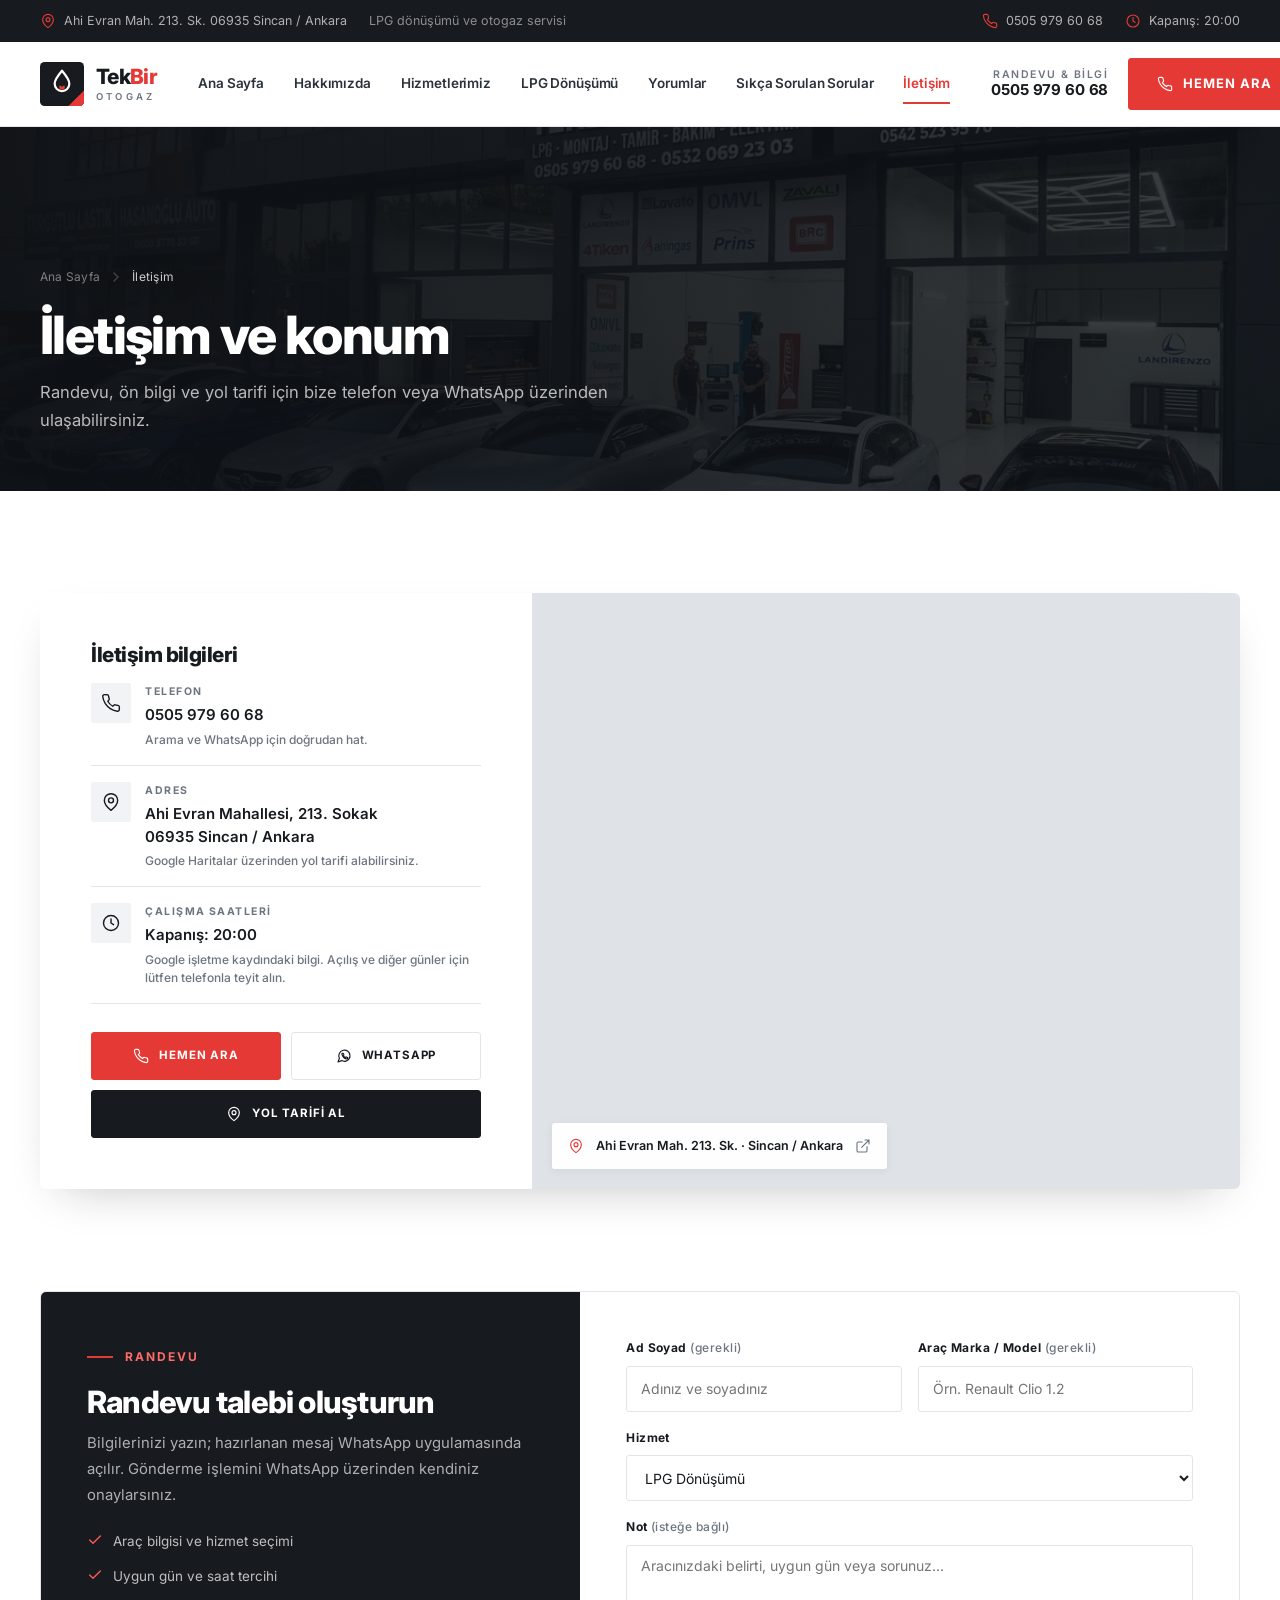
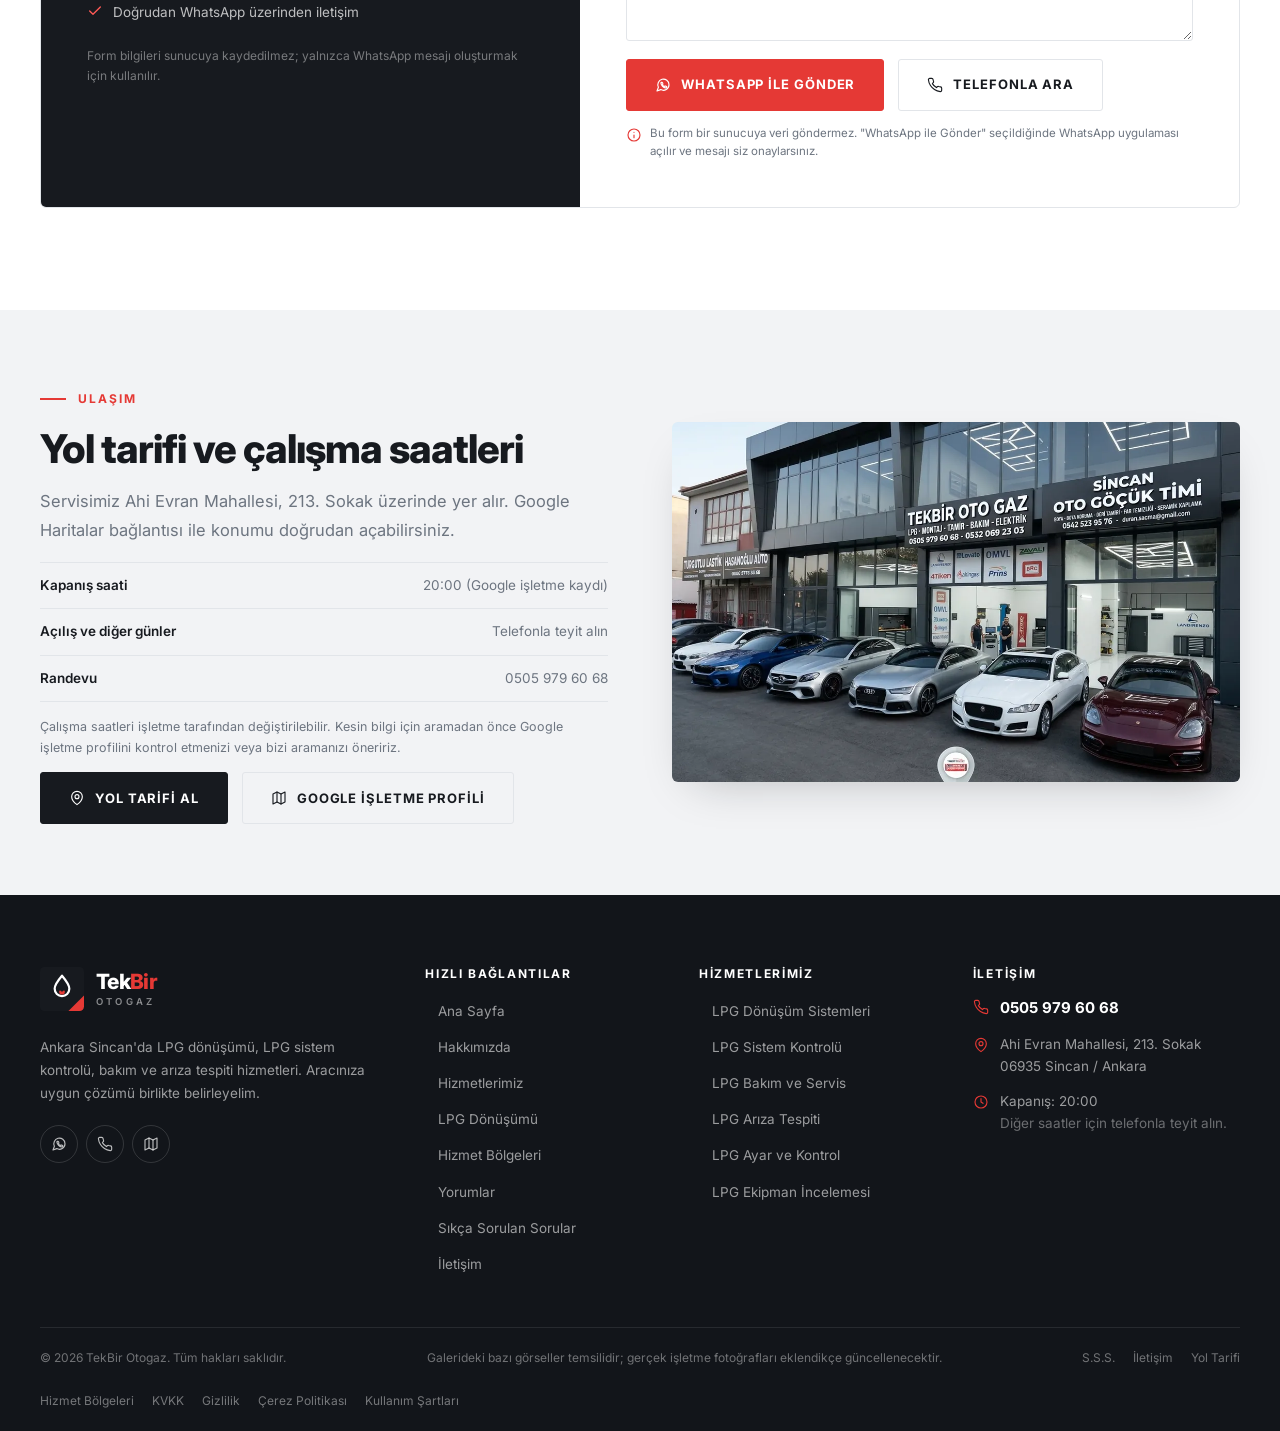
<file: iletisim.html>
<!DOCTYPE html>
<html lang="tr">
<head>
  <meta charset="utf-8">
  <meta name="viewport" content="width=device-width, initial-scale=1">
  <script>document.documentElement.classList.add('js');</script>

  <title>İletişim | TekBir Otogaz – Sincan / Ankara LPG Servisi</title>
  <meta name="description" content="TekBir Otogaz iletişim: 0505 979 60 68, Ahi Evran Mah. 213. Sk. 06935 Sincan / Ankara. Telefon, WhatsApp, yol tarifi ve harita.">
  <link rel="canonical" href="https://www.tekbirtogaz.com/iletisim.html">
  <meta name="robots" content="index, follow, max-image-preview:large">
  <meta name="author" content="TekBir Otogaz">
  <meta name="theme-color" content="#171A1F">
  <meta name="geo.region" content="TR-06">
  <meta name="geo.placename" content="Sincan, Ankara">
  <meta name="geo.position" content="39.9663049;32.5727663">

  <meta property="og:locale" content="tr_TR">
  <meta property="og:type" content="website">
  <meta property="og:site_name" content="TekBir Otogaz">
  <meta property="og:title" content="İletişim | TekBir Otogaz – Sincan / Ankara">
  <meta property="og:description" content="Telefon, adres, harita ve WhatsApp iletişim bilgileri. Sincan / Ankara.">
  <meta property="og:url" content="https://www.tekbirtogaz.com/iletisim.html">
  <meta property="og:image" content="https://www.tekbirtogaz.com/assets/img/og-tekbir-otogaz.jpg">
  <meta property="og:image:width" content="1200">
  <meta property="og:image:height" content="630">
  <meta property="og:image:alt" content="TekBir Otogaz – Ankara Sincan LPG dönüşüm servisi">
  <meta name="twitter:card" content="summary_large_image">
  <meta name="twitter:title" content="İletişim | TekBir Otogaz – Sincan / Ankara">
  <meta name="twitter:description" content="Telefon, adres, harita ve WhatsApp iletişim bilgileri. Sincan / Ankara.">
  <meta name="twitter:image" content="https://www.tekbirtogaz.com/assets/img/og-tekbir-otogaz.jpg">

  <link rel="preconnect" href="https://fonts.googleapis.com">
  <link rel="preconnect" href="https://fonts.gstatic.com" crossorigin>
  <link href="https://fonts.googleapis.com/css2?family=Inter:wght@400;500;600;700;800&display=swap" rel="stylesheet">
  <link rel="stylesheet" href="assets/css/style.css">
  <link rel="icon" href="assets/img/favicon.svg" type="image/svg+xml">
  <link rel="apple-touch-icon" href="assets/img/apple-touch-icon.png">
  <link rel="manifest" href="site.webmanifest">
  <script type="application/ld+json">
  {
    "@context": "https://schema.org",
    "@type": "ContactPage",
    "url": "https://www.tekbirtogaz.com/iletisim.html",
    "name": "İletişim | TekBir Otogaz",
    "inLanguage": "tr-TR",
    "about": { "@id": "https://www.tekbirtogaz.com/#business" }
  }
  </script>
  <script type="application/ld+json">
  {
    "@context": "https://schema.org",
    "@type": "AutomotiveBusiness",
    "@id": "https://www.tekbirtogaz.com/#business",
    "name": "TekBir Otogaz",
    "telephone": "+905059796068",
    "url": "https://www.tekbirtogaz.com/",
    "image": "https://www.tekbirtogaz.com/assets/img/og-tekbir-otogaz.jpg",
    "address": {
      "@type": "PostalAddress",
      "streetAddress": "Ahi Evran Mahallesi, 213. Sokak",
      "addressLocality": "Sincan",
      "addressRegion": "Ankara",
      "postalCode": "06935",
      "addressCountry": "TR"
    },
    "geo": { "@type": "GeoCoordinates", "latitude": 39.9663049, "longitude": 32.5727663 },
    "hasMap": "https://www.google.com/maps/place/TekBir+Otogaz/@39.9663049,32.5727663,17z/"
  }
  </script>
<script type="application/ld+json">
  {
    "@context": "https://schema.org",
    "@type": "BreadcrumbList",
    "itemListElement": [
      {
        "@type": "ListItem",
        "position": 1,
        "name": "Ana Sayfa",
        "item": "https://www.tekbirtogaz.com/"
      },
      {
        "@type": "ListItem",
        "position": 2,
        "name": "İletişim",
        "item": "https://www.tekbirtogaz.com/iletisim.html"
      }
    ]
  }
  </script>
</head>

<body>
  <a class="skip-link" href="#main">İçeriğe geç</a>

  <div class="topbar">
    <div class="container topbar__inner">
      <div class="topbar__group">
        <span class="topbar__item">
          <svg class="icon icon--sm" aria-hidden="true"><use href="assets/img/icons.svg#i-pin"></use></svg>
          Ahi Evran Mah. 213. Sk. 06935 Sincan / Ankara
        </span>
        <span class="topbar__item topbar__note">LPG dönüşümü ve otogaz servisi</span>
      </div>
      <div class="topbar__group">
        <a class="topbar__item" href="tel:+905059796068">
          <svg class="icon icon--sm" aria-hidden="true"><use href="assets/img/icons.svg#i-phone"></use></svg>
          0505 979 60 68
        </a>
        <span class="topbar__item">
          <svg class="icon icon--sm" aria-hidden="true"><use href="assets/img/icons.svg#i-clock"></use></svg>
          Kapanış: 20:00
        </span>
      </div>
    </div>
  </div>

  <header class="site-header" id="site-header">
    <div class="container header__inner">
      <a class="logo" href="index.html" aria-label="TekBir Otogaz ana sayfa">
        <svg class="logo__mark" viewBox="0 0 48 48" aria-hidden="true" focusable="false">
          <rect width="48" height="48" rx="5" fill="#171A1F"/>
          <path d="M48 31v12a5 5 0 0 1-5 5H31z" fill="#E53935"/>
          <path d="M24 9.5c5.2 6.1 8 10.2 8 14.2a8 8 0 0 1-16 0c0-4 2.8-8.1 8-14.2z" fill="none" stroke="#fff" stroke-width="2.4" stroke-linejoin="round"/>
          <path d="M24 27.4c1.6-2.2 3.1-2.2 3.1-.4a3.1 3.1 0 0 1-6.2 0c0-1.8 1.5-1.8 3.1.4z" fill="#E53935"/>
        </svg>
        <span class="logo__text">
          <span class="logo__name">Tek<span>Bir</span></span>
          <span class="logo__sub">Otogaz</span>
        </span>
      </a>

      <nav class="nav" aria-label="Ana menü">
        <a class="nav__link" href="index.html">Ana Sayfa</a>
        <a class="nav__link" href="hakkimizda.html">Hakkımızda</a>
        <a class="nav__link" href="hizmetlerimiz.html">Hizmetlerimiz</a>
        <a class="nav__link" href="lpg-donusumu.html">LPG Dönüşümü</a>
        <a class="nav__link" href="yorumlar.html">Yorumlar</a>
        <a class="nav__link" href="sikca-sorulan-sorular.html">Sıkça Sorulan Sorular</a>
        <a class="nav__link" href="iletisim.html" aria-current="page">İletişim</a>
      </nav>

      <div class="header__actions">
        <div class="header__phone">
          <span>Randevu &amp; Bilgi</span>
          <strong><a href="tel:+905059796068">0505 979 60 68</a></strong>
        </div>
        <a class="btn btn--primary header__cta" href="tel:+905059796068">
          <svg class="icon icon--sm" aria-hidden="true"><use href="assets/img/icons.svg#i-phone"></use></svg>
          Hemen Ara
        </a>
        <button class="burger" type="button" aria-label="Menüyü aç" aria-expanded="false" aria-controls="mobile-nav">
          <span class="burger__box"><span></span><span></span><span></span></span>
        </button>
      </div>
    </div>
  </header>

  <div class="mobile-nav" id="mobile-nav" aria-hidden="true">
    <nav aria-label="Mobil menü">
      <ul class="mobile-nav__list">
        <li><a class="mobile-nav__link" href="index.html">Ana Sayfa <svg class="icon icon--sm" aria-hidden="true"><use href="assets/img/icons.svg#i-chevron-right"></use></svg></a></li>
        <li><a class="mobile-nav__link" href="hakkimizda.html">Hakkımızda <svg class="icon icon--sm" aria-hidden="true"><use href="assets/img/icons.svg#i-chevron-right"></use></svg></a></li>
        <li><a class="mobile-nav__link" href="hizmetlerimiz.html">Hizmetlerimiz <svg class="icon icon--sm" aria-hidden="true"><use href="assets/img/icons.svg#i-chevron-right"></use></svg></a></li>
        <li><a class="mobile-nav__link" href="lpg-donusumu.html">LPG Dönüşümü <svg class="icon icon--sm" aria-hidden="true"><use href="assets/img/icons.svg#i-chevron-right"></use></svg></a></li>
        <li><a class="mobile-nav__link" href="hizmet-bolgeleri.html">Hizmet Bölgeleri <svg class="icon icon--sm" aria-hidden="true"><use href="assets/img/icons.svg#i-chevron-right"></use></svg></a></li>
        <li><a class="mobile-nav__link" href="yorumlar.html">Yorumlar <svg class="icon icon--sm" aria-hidden="true"><use href="assets/img/icons.svg#i-chevron-right"></use></svg></a></li>
        <li><a class="mobile-nav__link" href="sikca-sorulan-sorular.html">Sıkça Sorulan Sorular <svg class="icon icon--sm" aria-hidden="true"><use href="assets/img/icons.svg#i-chevron-right"></use></svg></a></li>
        <li><a class="mobile-nav__link" href="iletisim.html" aria-current="page">İletişim <svg class="icon icon--sm" aria-hidden="true"><use href="assets/img/icons.svg#i-chevron-right"></use></svg></a></li>
      </ul>
    </nav>
    <div class="mobile-nav__actions">
      <a class="btn btn--primary btn--block" href="tel:+905059796068">
        <svg class="icon icon--sm" aria-hidden="true"><use href="assets/img/icons.svg#i-phone"></use></svg>
        Hemen Ara · 0505 979 60 68
      </a>
      <a class="btn btn--outline btn--block" href="https://wa.me/905059796068" target="_blank" rel="noopener">
        <svg class="icon icon--sm" aria-hidden="true"><use href="assets/img/icons.svg#i-whatsapp"></use></svg>
        WhatsApp'tan Yaz
      </a>
    </div>
    <div class="mobile-nav__meta">
      <p>Ahi Evran Mah. 213. Sk. 06935 Sincan / Ankara</p>
      <p>Kapanış: 20:00 · Diğer saatler için telefonla teyit alın.</p>
    </div>
  </div>

  <main id="main">
    <section class="page-hero">
      <div class="page-hero__bg" aria-hidden="true">
        <img src="assets/img/hakkimizda-tekbir-otogaz-atolyesi-1200.webp" width="1200" height="880" alt="" loading="eager" decoding="async">
      </div>
      <div class="container page-hero__inner">
        <ul class="breadcrumb">
          <li><a href="index.html">Ana Sayfa</a></li>
          <li><svg class="icon icon--sm" aria-hidden="true"><use href="assets/img/icons.svg#i-chevron-right"></use></svg></li>
          <li><span aria-current="page">İletişim</span></li>
        </ul>
        <h1>İletişim ve konum</h1>
        <p>Randevu, ön bilgi ve yol tarifi için bize telefon veya WhatsApp üzerinden ulaşabilirsiniz.</p>
      </div>
    </section>
    <section class="section">
      <div class="container">
        <div class="contact__grid reveal">
          <div class="contact__panel">
            <h3 style="font-size: 1.3rem; margin-bottom: 16px;">İletişim bilgileri</h3>
            <ul class="contact__list">
              <li>
                <span class="contact__list-icon"><svg class="icon" aria-hidden="true"><use href="assets/img/icons.svg#i-phone"></use></svg></span>
                <dl>
                  <dt class="contact__list-label">Telefon</dt>
                  <dd><a href="tel:+905059796068">0505 979 60 68</a>
                    <small>Arama ve WhatsApp için doğrudan hat.</small>
                  </dd>
                </dl>
              </li>
              <li>
                <span class="contact__list-icon"><svg class="icon" aria-hidden="true"><use href="assets/img/icons.svg#i-pin"></use></svg></span>
                <dl>
                  <dt class="contact__list-label">Adres</dt>
                  <dd>Ahi Evran Mahallesi, 213. Sokak<br>06935 Sincan / Ankara
                    <small>Google Haritalar üzerinden yol tarifi alabilirsiniz.</small>
                  </dd>
                </dl>
              </li>
              <li>
                <span class="contact__list-icon"><svg class="icon" aria-hidden="true"><use href="assets/img/icons.svg#i-clock"></use></svg></span>
                <dl>
                  <dt class="contact__list-label">Çalışma Saatleri</dt>
                  <dd>Kapanış: 20:00
                    <small>Google işletme kaydındaki bilgi. Açılış ve diğer günler için lütfen telefonla teyit alın.</small>
                  </dd>
                </dl>
              </li>
            </ul>
            <div class="contact__actions">
              <a class="btn btn--primary" href="tel:+905059796068">
                <svg class="icon icon--sm" aria-hidden="true"><use href="assets/img/icons.svg#i-phone"></use></svg>
                Hemen Ara
              </a>
              <a class="btn btn--outline" href="https://wa.me/905059796068" target="_blank" rel="noopener">
                <svg class="icon icon--sm" aria-hidden="true"><use href="assets/img/icons.svg#i-whatsapp"></use></svg>
                WhatsApp
              </a>
              <a class="btn btn--dark btn--wide" href="https://www.google.com/maps/dir/?api=1&amp;destination=39.9663049%2C32.5727663" target="_blank" rel="noopener">
                <svg class="icon icon--sm" aria-hidden="true"><use href="assets/img/icons.svg#i-pin"></use></svg>
                Yol Tarifi Al
              </a>
            </div>
          </div>
          <div class="contact__map">
            <iframe
              src="https://www.google.com/maps?q=39.9663049,32.5727663&amp;hl=tr&amp;z=16&amp;output=embed"
              title="TekBir Otogaz konum haritası – Ahi Evran Mah. 213. Sk. Sincan / Ankara"
              width="600" height="480" loading="lazy" referrerpolicy="no-referrer-when-downgrade" allowfullscreen></iframe>
            <a class="map-note" href="https://www.google.com/maps/place/TekBir+Otogaz/@39.9663049,32.5727663,17z/" target="_blank" rel="noopener">
              <svg class="icon icon--sm" aria-hidden="true"><use href="assets/img/icons.svg#i-pin"></use></svg>
              Ahi Evran Mah. 213. Sk. · Sincan / Ankara
              <svg class="icon icon--sm icon--end" aria-hidden="true"><use href="assets/img/icons.svg#i-external"></use></svg>
            </a>
          </div>
        </div>
      </div>
    </section>

    <section class="section section--no-top" id="randevu">
      <div class="container">
        <div class="appointment reveal">
          <div class="appointment__aside">
            <span class="eyebrow eyebrow--light">Randevu</span>
            <h2>Randevu talebi oluşturun</h2>
            <p>Bilgilerinizi yazın; hazırlanan mesaj WhatsApp uygulamasında açılır. Gönderme işlemini WhatsApp üzerinden kendiniz onaylarsınız.</p>
            <ul>
              <li><svg class="icon icon--sm" aria-hidden="true"><use href="assets/img/icons.svg#i-check"></use></svg> Araç bilgisi ve hizmet seçimi</li>
              <li><svg class="icon icon--sm" aria-hidden="true"><use href="assets/img/icons.svg#i-check"></use></svg> Uygun gün ve saat tercihi</li>
              <li><svg class="icon icon--sm" aria-hidden="true"><use href="assets/img/icons.svg#i-check"></use></svg> Doğrudan WhatsApp üzerinden iletişim</li>
            </ul>
            <p style="margin-top:22px; font-size:12px; color:rgba(255,255,255,.42);">Form bilgileri sunucuya kaydedilmez; yalnızca WhatsApp mesajı oluşturmak için kullanılır.</p>
          </div>
          <div class="appointment__form">
            <form data-wa-form novalidate>
              <div class="form-grid">
                <div class="field">
                  <label for="ad">Ad Soyad <span>(gerekli)</span></label>
                  <input id="ad" name="name" type="text" autocomplete="name" placeholder="Adınız ve soyadınız" required>
                </div>
                <div class="field">
                  <label for="arac">Araç Marka / Model <span>(gerekli)</span></label>
                  <input id="arac" name="vehicle" type="text" placeholder="Örn. Renault Clio 1.2" required>
                </div>
                <div class="field field--full">
                  <label for="hizmet">Hizmet</label>
                  <select id="hizmet" name="service">
                    <option>LPG Dönüşümü</option>
                    <option>LPG Sistem Kontrolü</option>
                    <option>LPG Bakım ve Servis</option>
                    <option>LPG Arıza Tespiti</option>
                    <option>LPG Ayar ve Kontrol</option>
                    <option>LPG Ekipman İncelemesi</option>
                    <option>Diğer / Emin değilim</option>
                  </select>
                </div>
                <div class="field field--full">
                  <label for="not">Not <span>(isteğe bağlı)</span></label>
                  <textarea id="not" name="message" placeholder="Aracınızdaki belirti, uygun gün veya sorunuz..."></textarea>
                </div>
              </div>
              <div class="btn-row" style="margin-top:18px">
                <button class="btn btn--primary" type="submit">
                  <svg class="icon icon--sm" aria-hidden="true"><use href="assets/img/icons.svg#i-whatsapp"></use></svg>
                  WhatsApp ile Gönder
                </button>
                <a class="btn btn--outline" href="tel:+905059796068">
                  <svg class="icon icon--sm" aria-hidden="true"><use href="assets/img/icons.svg#i-phone"></use></svg>
                  Telefonla Ara
                </a>
              </div>
              <p class="form-status" role="status" aria-live="polite"></p>
              <p class="form-note">
                <svg class="icon icon--sm" aria-hidden="true"><use href="assets/img/icons.svg#i-info"></use></svg>
                Bu form bir sunucuya veri göndermez. "WhatsApp ile Gönder" seçildiğinde WhatsApp uygulaması açılır ve mesajı siz onaylarsınız.
              </p>
            </form>
          </div>
        </div>
      </div>
    </section>

    <section class="section section--tight bg-grey">
      <div class="container split">
        <div class="split__content reveal">
          <span class="eyebrow">Ulaşım</span>
          <h2>Yol tarifi ve çalışma saatleri</h2>
          <p>Servisimiz Ahi Evran Mahallesi, 213. Sokak üzerinde yer alır. Google Haritalar bağlantısı ile konumu doğrudan açabilirsiniz.</p>
          <ul class="hours">
            <li><span>Kapanış saati</span><span>20:00 (Google işletme kaydı)</span></li>
            <li><span>Açılış ve diğer günler</span><span>Telefonla teyit alın</span></li>
            <li><span>Randevu</span><span>0505 979 60 68</span></li>
          </ul>
          <p style="font-size:12.5px; margin-top:14px;">Çalışma saatleri işletme tarafından değiştirilebilir. Kesin bilgi için aramadan önce Google işletme profilini kontrol etmenizi veya bizi aramanızı öneririz.</p>
          <div class="btn-row">
            <a class="btn btn--dark" href="https://www.google.com/maps/dir/?api=1&amp;destination=39.9663049%2C32.5727663" target="_blank" rel="noopener">
              <svg class="icon icon--sm" aria-hidden="true"><use href="assets/img/icons.svg#i-pin"></use></svg>
              Yol Tarifi Al
            </a>
            <a class="btn btn--outline" href="https://www.google.com/maps/place/TekBir+Otogaz/@39.9663049,32.5727663,17z/" target="_blank" rel="noopener">
              <svg class="icon icon--sm" aria-hidden="true"><use href="assets/img/icons.svg#i-map"></use></svg>
              Google İşletme Profili
            </a>
          </div>
        </div>
        <div class="split__media reveal" style="--d: 80ms">
          <img src="assets/img/galeri-servis-atolye-1100.webp" width="1100" height="807"
               alt="TekBir Otogaz'ın Sincan'daki servis binası, Ahi Evran Mahallesi" loading="lazy" decoding="async"
               style="height: clamp(260px, 30vw, 360px); width:100%;">
        </div>
      </div>
    </section>
  </main>
  <footer class="site-footer">
    <div class="container">
      <div class="footer__main">
        <div class="footer__brand">
          <a class="logo" href="index.html" aria-label="TekBir Otogaz ana sayfa">
            <svg class="logo__mark" viewBox="0 0 48 48" aria-hidden="true" focusable="false">
          <rect width="48" height="48" rx="5" fill="#171A1F"/>
          <path d="M48 31v12a5 5 0 0 1-5 5H31z" fill="#E53935"/>
          <path d="M24 9.5c5.2 6.1 8 10.2 8 14.2a8 8 0 0 1-16 0c0-4 2.8-8.1 8-14.2z" fill="none" stroke="#fff" stroke-width="2.4" stroke-linejoin="round"/>
          <path d="M24 27.4c1.6-2.2 3.1-2.2 3.1-.4a3.1 3.1 0 0 1-6.2 0c0-1.8 1.5-1.8 3.1.4z" fill="#E53935"/>
        </svg>
            <span class="logo__text">
              <span class="logo__name">Tek<span>Bir</span></span>
              <span class="logo__sub">Otogaz</span>
            </span>
          </a>
          <p>Ankara Sincan'da LPG dönüşümü, LPG sistem kontrolü, bakım ve arıza tespiti hizmetleri. Aracınıza uygun çözümü birlikte belirleyelim.</p>
          <div class="footer__social">
            <a href="https://wa.me/905059796068" target="_blank" rel="noopener" aria-label="WhatsApp ile iletişime geç">
              <svg class="icon icon--sm" aria-hidden="true"><use href="assets/img/icons.svg#i-whatsapp"></use></svg>
            </a>
            <a href="tel:+905059796068" aria-label="Telefonla ara: 0505 979 60 68">
              <svg class="icon icon--sm" aria-hidden="true"><use href="assets/img/icons.svg#i-phone"></use></svg>
            </a>
            <a href="https://www.google.com/maps/place/TekBir+Otogaz/@39.9663049,32.5727663,17z/" target="_blank" rel="noopener" aria-label="Google Maps işletme profili">
              <svg class="icon icon--sm" aria-hidden="true"><use href="assets/img/icons.svg#i-map"></use></svg>
            </a>
          </div>
        </div>

        <div>
          <h3>Hızlı Bağlantılar</h3>
          <ul class="footer__links">
            <li><a href="index.html">Ana Sayfa</a></li>
            <li><a href="hakkimizda.html">Hakkımızda</a></li>
            <li><a href="hizmetlerimiz.html">Hizmetlerimiz</a></li>
            <li><a href="lpg-donusumu.html">LPG Dönüşümü</a></li>
            <li><a href="hizmet-bolgeleri.html">Hizmet Bölgeleri</a></li>
            <li><a href="yorumlar.html">Yorumlar</a></li>
            <li><a href="sikca-sorulan-sorular.html">Sıkça Sorulan Sorular</a></li>
            <li><a href="iletisim.html">İletişim</a></li>
          </ul>
        </div>

        <div>
          <h3>Hizmetlerimiz</h3>
          <ul class="footer__links">
            <li><a href="hizmetlerimiz.html#lpg-donusum-sistemleri">LPG Dönüşüm Sistemleri</a></li>
            <li><a href="hizmetlerimiz.html#lpg-sistem-kontrolu">LPG Sistem Kontrolü</a></li>
            <li><a href="hizmetlerimiz.html#lpg-bakim-servis">LPG Bakım ve Servis</a></li>
            <li><a href="hizmetlerimiz.html#lpg-ariza-tespiti">LPG Arıza Tespiti</a></li>
            <li><a href="hizmetlerimiz.html#lpg-ayar-kontrol">LPG Ayar ve Kontrol</a></li>
            <li><a href="hizmetlerimiz.html#lpg-ekipman-incelemesi">LPG Ekipman İncelemesi</a></li>
          </ul>
        </div>

        <div>
          <h3>İletişim</h3>
          <ul class="footer__contact">
            <li>
              <svg class="icon icon--sm" aria-hidden="true"><use href="assets/img/icons.svg#i-phone"></use></svg>
              <span><a href="tel:+905059796068"><strong>0505 979 60 68</strong></a></span>
            </li>
            <li>
              <svg class="icon icon--sm" aria-hidden="true"><use href="assets/img/icons.svg#i-pin"></use></svg>
              <span>Ahi Evran Mahallesi, 213. Sokak<br>06935 Sincan / Ankara</span>
            </li>
            <li>
              <svg class="icon icon--sm" aria-hidden="true"><use href="assets/img/icons.svg#i-clock"></use></svg>
              <span>Kapanış: 20:00<br><span style="color: rgba(255,255,255,.38)">Diğer saatler için telefonla teyit alın.</span></span>
            </li>
          </ul>
        </div>
      </div>

      <div class="footer__bottom">
        <p>© <span data-year>2026</span> TekBir Otogaz. Tüm hakları saklıdır.</p>
        <p>Galerideki bazı görseller temsilidir; gerçek işletme fotoğrafları eklendikçe güncellenecektir.</p>
        <div class="footer__bottom-links">
          <a href="sikca-sorulan-sorular.html">S.S.S.</a>
          <a href="iletisim.html">İletişim</a>
          <a href="https://www.google.com/maps/dir/?api=1&amp;destination=39.9663049%2C32.5727663" target="_blank" rel="noopener">Yol Tarifi</a>
        </div>
        <div class="footer__legal">
          <a href="hizmet-bolgeleri.html">Hizmet Bölgeleri</a>
          <a href="kvkk.html">KVKK</a>
          <a href="gizlilik-politikasi.html">Gizlilik</a>
          <a href="cerez-politikasi.html">Çerez Politikası</a>
          <a href="kullanim-sartlari.html">Kullanım Şartları</a>
        </div>
      </div>
    </div>
  </footer>

  <nav class="mobile-bar" aria-label="Hızlı iletişim">
    <div class="mobile-bar__inner">
      <a class="is-primary" href="tel:+905059796068">
        <svg class="icon" aria-hidden="true"><use href="assets/img/icons.svg#i-phone"></use></svg>
        Telefon Et
      </a>
      <a href="https://wa.me/905059796068" target="_blank" rel="noopener">
        <svg class="icon" aria-hidden="true"><use href="assets/img/icons.svg#i-whatsapp"></use></svg>
        WhatsApp
      </a>
      <a href="https://www.google.com/maps/dir/?api=1&amp;destination=39.9663049%2C32.5727663" target="_blank" rel="noopener">
        <svg class="icon" aria-hidden="true"><use href="assets/img/icons.svg#i-pin"></use></svg>
        Yol Tarifi
      </a>
    </div>
  </nav>

  <script src="assets/js/main.js" defer></script>
</body>
</html>
</file>
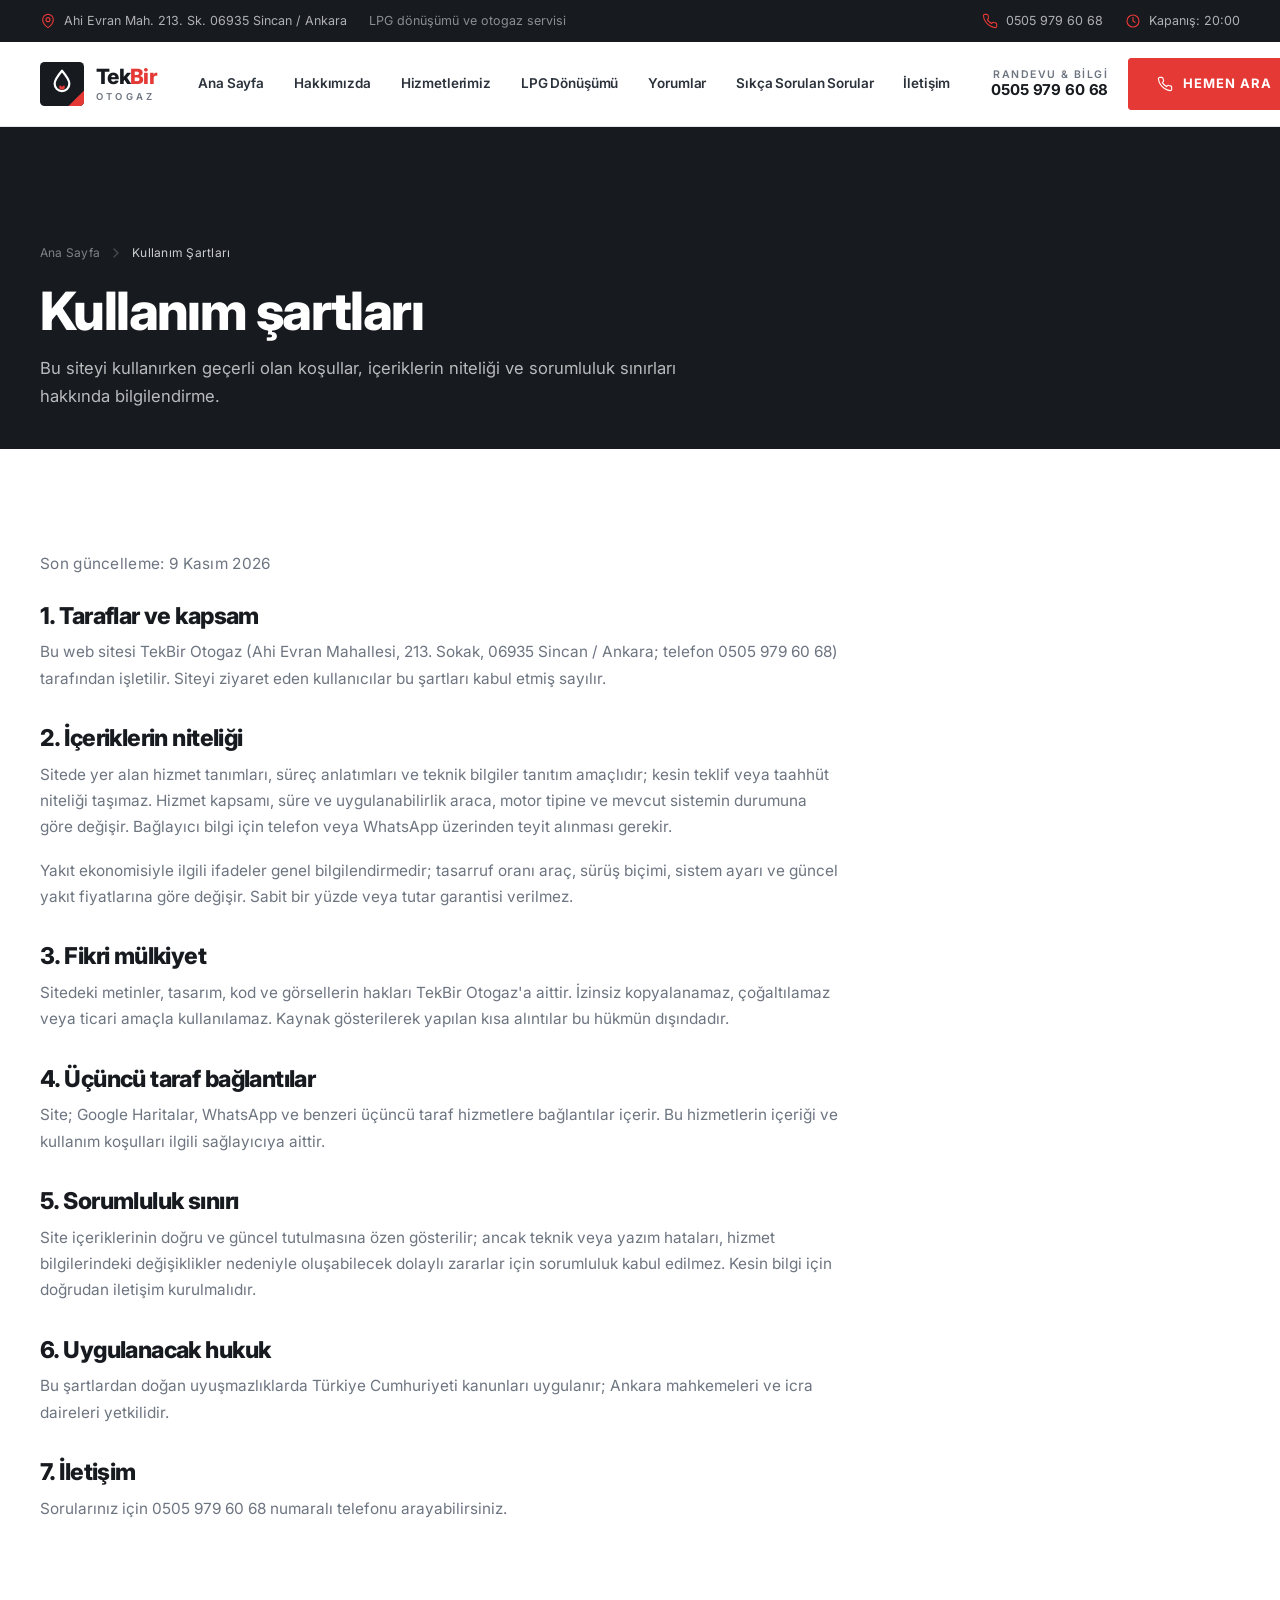
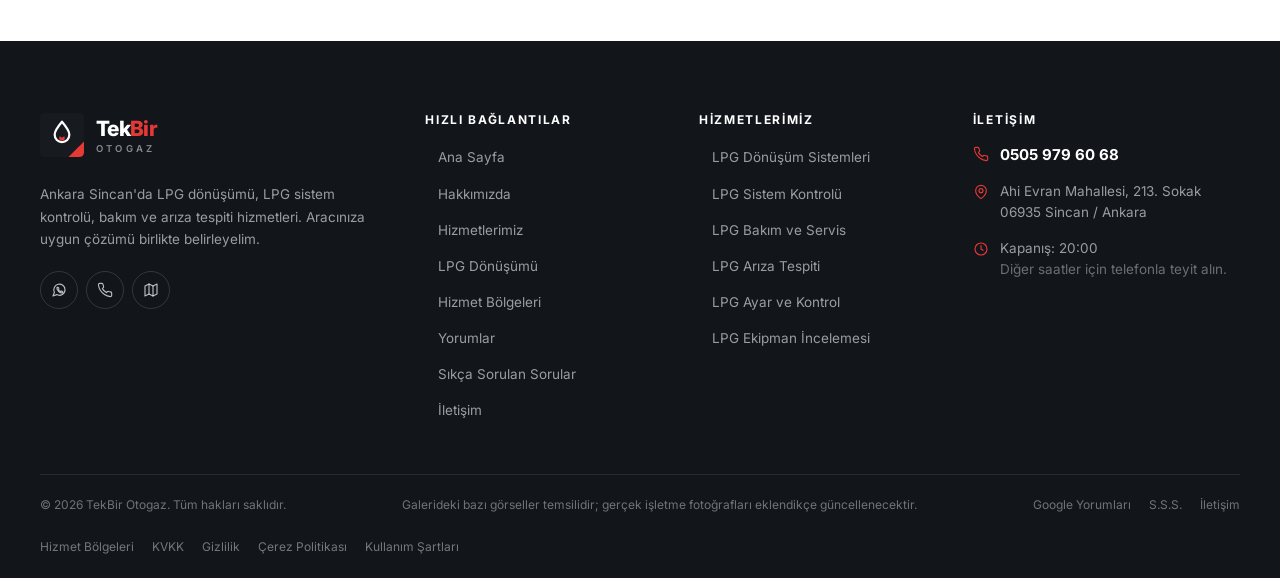
<file: kullanim-sartlari.html>
<!DOCTYPE html>
<html lang="tr">
<head>
  <meta charset="utf-8">
  <meta name="viewport" content="width=device-width, initial-scale=1">
  <script>document.documentElement.classList.add('js');</script>

  <title>Kullanım Şartları | TekBir Otogaz</title>
  <meta name="description" content="TekBir Otogaz web sitesinin kullanım şartları: içeriklerin niteliği, fiyat ve süre bilgilerinin bağlayıcılığı, fikri mülkiyet ve sorumluluk sınırları.">
  <link rel="canonical" href="https://www.tekbirtogaz.com/kullanim-sartlari.html">
  <meta name="robots" content="index, follow">
  <meta name="author" content="TekBir Otogaz">
  <meta name="theme-color" content="#171A1F">

  <meta property="og:locale" content="tr_TR">
  <meta property="og:type" content="website">
  <meta property="og:site_name" content="TekBir Otogaz">
  <meta property="og:title" content="Kullanım Şartları | TekBir Otogaz">
  <meta property="og:description" content="TekBir Otogaz web sitesinin kullanım şartları: içeriklerin niteliği, fiyat ve süre bilgilerinin bağlayıcılığı, fikri mülkiyet ve sorumluluk sınırları.">
  <meta property="og:url" content="https://www.tekbirtogaz.com/kullanim-sartlari.html">
  <meta property="og:image" content="https://www.tekbirtogaz.com/assets/img/og-tekbir-otogaz.jpg">
  <meta property="og:image:width" content="1200">
  <meta property="og:image:height" content="630">
  <meta name="twitter:card" content="summary_large_image">
  <meta name="twitter:image" content="https://www.tekbirtogaz.com/assets/img/og-tekbir-otogaz.jpg">

  <link rel="preconnect" href="https://fonts.googleapis.com">
  <link rel="preconnect" href="https://fonts.gstatic.com" crossorigin>
  <link href="https://fonts.googleapis.com/css2?family=Inter:wght@400;500;600;700;800&display=swap" rel="stylesheet">
  <link rel="stylesheet" href="assets/css/style.css">
  <link rel="icon" href="assets/img/favicon.svg" type="image/svg+xml">
  <link rel="apple-touch-icon" href="assets/img/apple-touch-icon.png">
  <link rel="manifest" href="site.webmanifest">

  <script type="application/ld+json">
  {
    "@context": "https://schema.org",
    "@type": "WebPage",
    "url": "https://www.tekbirtogaz.com/kullanim-sartlari.html",
    "name": "Kullanım Şartları | TekBir Otogaz",
    "inLanguage": "tr-TR",
    "about": { "@id": "https://www.tekbirtogaz.com/#business" }
  }
  </script>
</head>

<body>
  <a class="skip-link" href="#main">İçeriğe geç</a>

  <div class="topbar">
    <div class="container topbar__inner">
      <div class="topbar__group">
        <span class="topbar__item">
          <svg class="icon icon--sm" aria-hidden="true"><use href="assets/img/icons.svg#i-pin"></use></svg>
          Ahi Evran Mah. 213. Sk. 06935 Sincan / Ankara
        </span>
        <span class="topbar__item topbar__note">LPG dönüşümü ve otogaz servisi</span>
      </div>
      <div class="topbar__group">
        <a class="topbar__item" href="tel:+905059796068">
          <svg class="icon icon--sm" aria-hidden="true"><use href="assets/img/icons.svg#i-phone"></use></svg>
          0505 979 60 68
        </a>
        <span class="topbar__item">
          <svg class="icon icon--sm" aria-hidden="true"><use href="assets/img/icons.svg#i-clock"></use></svg>
          Kapanış: 20:00
        </span>
      </div>
    </div>
  </div>

  <header class="site-header" id="site-header">
    <div class="container header__inner">
      <a class="logo" href="index.html" aria-label="TekBir Otogaz ana sayfa">
        <svg class="logo__mark" viewBox="0 0 48 48" aria-hidden="true" focusable="false">
          <rect width="48" height="48" rx="5" fill="#171A1F"/>
          <path d="M48 31v12a5 5 0 0 1-5 5H31z" fill="#E53935"/>
          <path d="M24 9.5c5.2 6.1 8 10.2 8 14.2a8 8 0 0 1-16 0c0-4 2.8-8.1 8-14.2z" fill="none" stroke="#fff" stroke-width="2.4" stroke-linejoin="round"/>
          <path d="M24 27.4c1.6-2.2 3.1-2.2 3.1-.4a3.1 3.1 0 0 1-6.2 0c0-1.8 1.5-1.8 3.1.4z" fill="#E53935"/>
        </svg>
        <span class="logo__text">
          <span class="logo__name">Tek<span>Bir</span></span>
          <span class="logo__sub">Otogaz</span>
        </span>
      </a>

      <nav class="nav" aria-label="Ana menü">
        <a class="nav__link" href="index.html">Ana Sayfa</a>
        <a class="nav__link" href="hakkimizda.html">Hakkımızda</a>
        <a class="nav__link" href="hizmetlerimiz.html">Hizmetlerimiz</a>
        <a class="nav__link" href="lpg-donusumu.html">LPG Dönüşümü</a>
        <a class="nav__link" href="yorumlar.html">Yorumlar</a>
        <a class="nav__link" href="sikca-sorulan-sorular.html">Sıkça Sorulan Sorular</a>
        <a class="nav__link" href="iletisim.html">İletişim</a>
      </nav>

      <div class="header__actions">
        <div class="header__phone">
          <span>Randevu &amp; Bilgi</span>
          <strong><a href="tel:+905059796068">0505 979 60 68</a></strong>
        </div>
        <a class="btn btn--primary header__cta" href="tel:+905059796068">
          <svg class="icon icon--sm" aria-hidden="true"><use href="assets/img/icons.svg#i-phone"></use></svg>
          Hemen Ara
        </a>
        <button class="burger" type="button" aria-label="Menüyü aç" aria-expanded="false" aria-controls="mobile-nav">
          <span class="burger__box"><span></span><span></span><span></span></span>
        </button>
      </div>
    </div>
  </header>

  <div class="mobile-nav" id="mobile-nav" aria-hidden="true">
    <nav aria-label="Mobil menü">
      <ul class="mobile-nav__list">
        <li><a class="mobile-nav__link" href="index.html">Ana Sayfa <svg class="icon icon--sm" aria-hidden="true"><use href="assets/img/icons.svg#i-chevron-right"></use></svg></a></li>
        <li><a class="mobile-nav__link" href="hakkimizda.html">Hakkımızda <svg class="icon icon--sm" aria-hidden="true"><use href="assets/img/icons.svg#i-chevron-right"></use></svg></a></li>
        <li><a class="mobile-nav__link" href="hizmetlerimiz.html">Hizmetlerimiz <svg class="icon icon--sm" aria-hidden="true"><use href="assets/img/icons.svg#i-chevron-right"></use></svg></a></li>
        <li><a class="mobile-nav__link" href="lpg-donusumu.html">LPG Dönüşümü <svg class="icon icon--sm" aria-hidden="true"><use href="assets/img/icons.svg#i-chevron-right"></use></svg></a></li>
        <li><a class="mobile-nav__link" href="hizmet-bolgeleri.html">Hizmet Bölgeleri <svg class="icon icon--sm" aria-hidden="true"><use href="assets/img/icons.svg#i-chevron-right"></use></svg></a></li>
        <li><a class="mobile-nav__link" href="yorumlar.html">Yorumlar <svg class="icon icon--sm" aria-hidden="true"><use href="assets/img/icons.svg#i-chevron-right"></use></svg></a></li>
        <li><a class="mobile-nav__link" href="sikca-sorulan-sorular.html">Sıkça Sorulan Sorular <svg class="icon icon--sm" aria-hidden="true"><use href="assets/img/icons.svg#i-chevron-right"></use></svg></a></li>
        <li><a class="mobile-nav__link" href="iletisim.html">İletişim <svg class="icon icon--sm" aria-hidden="true"><use href="assets/img/icons.svg#i-chevron-right"></use></svg></a></li>
      </ul>
    </nav>
    <div class="mobile-nav__actions">
      <a class="btn btn--primary btn--block" href="tel:+905059796068">
        <svg class="icon icon--sm" aria-hidden="true"><use href="assets/img/icons.svg#i-phone"></use></svg>
        Hemen Ara · 0505 979 60 68
      </a>
      <a class="btn btn--outline btn--block" href="https://wa.me/905059796068" target="_blank" rel="noopener">
        <svg class="icon icon--sm" aria-hidden="true"><use href="assets/img/icons.svg#i-whatsapp"></use></svg>
        WhatsApp'tan Yaz
      </a>
    </div>
    <div class="mobile-nav__meta">
      <p>Ahi Evran Mah. 213. Sk. 06935 Sincan / Ankara</p>
      <p>Kapanış: 20:00 · Diğer saatler için telefonla teyit alın.</p>
    </div>
  </div>

  
  <main id="main">
    <section class="page-hero page-hero--slim">
      <div class="container page-hero__inner">
        <ul class="breadcrumb">
          <li><a href="index.html">Ana Sayfa</a></li>
          <li><svg class="icon icon--sm" aria-hidden="true"><use href="assets/img/icons.svg#i-chevron-right"></use></svg></li>
          <li><span aria-current="page">Kullanım Şartları</span></li>
        </ul>
        <h1>Kullanım şartları</h1>
        <p>Bu siteyi kullanırken geçerli olan koşullar, içeriklerin niteliği ve sorumluluk sınırları hakkında bilgilendirme.</p>
      </div>
    </section>

    <section class="section">
      <div class="container">
        <div class="legal">
          <p class="legal__meta">Son güncelleme: 9 Kasım 2026</p>
          <h2>1. Taraflar ve kapsam</h2>
          <p>Bu web sitesi TekBir Otogaz (Ahi Evran Mahallesi, 213. Sokak, 06935 Sincan / Ankara; telefon 0505 979 60 68) tarafından işletilir. Siteyi ziyaret eden kullanıcılar bu şartları kabul etmiş sayılır.</p>

          <h2>2. İçeriklerin niteliği</h2>
          <p>Sitede yer alan hizmet tanımları, süreç anlatımları ve teknik bilgiler tanıtım amaçlıdır; kesin teklif veya taahhüt niteliği taşımaz. Hizmet kapsamı, süre ve uygulanabilirlik araca, motor tipine ve mevcut sistemin durumuna göre değişir. Bağlayıcı bilgi için telefon veya WhatsApp üzerinden teyit alınması gerekir.</p>
          <p>Yakıt ekonomisiyle ilgili ifadeler genel bilgilendirmedir; tasarruf oranı araç, sürüş biçimi, sistem ayarı ve güncel yakıt fiyatlarına göre değişir. Sabit bir yüzde veya tutar garantisi verilmez.</p>

          <h2>3. Fikri mülkiyet</h2>
          <p>Sitedeki metinler, tasarım, kod ve görsellerin hakları TekBir Otogaz'a aittir. İzinsiz kopyalanamaz, çoğaltılamaz veya ticari amaçla kullanılamaz. Kaynak gösterilerek yapılan kısa alıntılar bu hükmün dışındadır.</p>

          <h2>4. Üçüncü taraf bağlantılar</h2>
          <p>Site; Google Haritalar, WhatsApp ve benzeri üçüncü taraf hizmetlere bağlantılar içerir. Bu hizmetlerin içeriği ve kullanım koşulları ilgili sağlayıcıya aittir.</p>

          <h2>5. Sorumluluk sınırı</h2>
          <p>Site içeriklerinin doğru ve güncel tutulmasına özen gösterilir; ancak teknik veya yazım hataları, hizmet bilgilerindeki değişiklikler nedeniyle oluşabilecek dolaylı zararlar için sorumluluk kabul edilmez. Kesin bilgi için doğrudan iletişim kurulmalıdır.</p>

          <h2>6. Uygulanacak hukuk</h2>
          <p>Bu şartlardan doğan uyuşmazlıklarda Türkiye Cumhuriyeti kanunları uygulanır; Ankara mahkemeleri ve icra daireleri yetkilidir.</p>

          <h2>7. İletişim</h2>
          <p>Sorularınız için <a href="tel:+905059796068">0505 979 60 68</a> numaralı telefonu arayabilirsiniz.</p>

        </div>
      </div>
    </section>
  </main>

  <footer class="site-footer">
    <div class="container">
      <div class="footer__main">
        <div class="footer__brand">
          <a class="logo" href="index.html" aria-label="TekBir Otogaz ana sayfa">
            <svg class="logo__mark" viewBox="0 0 48 48" aria-hidden="true" focusable="false">
              <rect width="48" height="48" rx="5" fill="#171A1F"/>
              <path d="M48 31v12a5 5 0 0 1-5 5H31z" fill="#E53935"/>
              <path d="M24 9.5c5.2 6.1 8 10.2 8 14.2a8 8 0 0 1-16 0c0-4 2.8-8.1 8-14.2z" fill="none" stroke="#fff" stroke-width="2.4" stroke-linejoin="round"/>
              <path d="M24 27.4c1.6-2.2 3.1-2.2 3.1-.4a3.1 3.1 0 0 1-6.2 0c0-1.8 1.5-1.8 3.1.4z" fill="#E53935"/>
            </svg>
            <span class="logo__text">
              <span class="logo__name">Tek<span>Bir</span></span>
              <span class="logo__sub">Otogaz</span>
            </span>
          </a>
          <p>Ankara Sincan'da LPG dönüşümü, LPG sistem kontrolü, bakım ve arıza tespiti hizmetleri. Aracınıza uygun çözümü birlikte belirleyelim.</p>
          <div class="footer__social">
            <a href="https://wa.me/905059796068" target="_blank" rel="noopener" aria-label="WhatsApp ile iletişime geç">
              <svg class="icon icon--sm" aria-hidden="true"><use href="assets/img/icons.svg#i-whatsapp"></use></svg>
            </a>
            <a href="tel:+905059796068" aria-label="Telefonla ara: 0505 979 60 68">
              <svg class="icon icon--sm" aria-hidden="true"><use href="assets/img/icons.svg#i-phone"></use></svg>
            </a>
            <a href="https://www.google.com/maps/place/TekBir+Otogaz/@39.9663049,32.5727663,17z/" target="_blank" rel="noopener" aria-label="Google Maps işletme profili">
              <svg class="icon icon--sm" aria-hidden="true"><use href="assets/img/icons.svg#i-map"></use></svg>
            </a>
          </div>
        </div>

        <div>
          <h3>Hızlı Bağlantılar</h3>
          <ul class="footer__links">
            <li><a href="index.html">Ana Sayfa</a></li>
            <li><a href="hakkimizda.html">Hakkımızda</a></li>
            <li><a href="hizmetlerimiz.html">Hizmetlerimiz</a></li>
            <li><a href="lpg-donusumu.html">LPG Dönüşümü</a></li>
            <li><a href="hizmet-bolgeleri.html">Hizmet Bölgeleri</a></li>
            <li><a href="yorumlar.html">Yorumlar</a></li>
            <li><a href="sikca-sorulan-sorular.html">Sıkça Sorulan Sorular</a></li>
            <li><a href="iletisim.html">İletişim</a></li>
          </ul>
        </div>

        <div>
          <h3>Hizmetlerimiz</h3>
          <ul class="footer__links">
            <li><a href="hizmetlerimiz.html#lpg-donusum-sistemleri">LPG Dönüşüm Sistemleri</a></li>
            <li><a href="hizmetlerimiz.html#lpg-sistem-kontrolu">LPG Sistem Kontrolü</a></li>
            <li><a href="hizmetlerimiz.html#lpg-bakim-servis">LPG Bakım ve Servis</a></li>
            <li><a href="hizmetlerimiz.html#lpg-ariza-tespiti">LPG Arıza Tespiti</a></li>
            <li><a href="hizmetlerimiz.html#lpg-ayar-kontrol">LPG Ayar ve Kontrol</a></li>
            <li><a href="hizmetlerimiz.html#lpg-ekipman-incelemesi">LPG Ekipman İncelemesi</a></li>
          </ul>
        </div>

        <div>
          <h3>İletişim</h3>
          <ul class="footer__contact">
            <li>
              <svg class="icon icon--sm" aria-hidden="true"><use href="assets/img/icons.svg#i-phone"></use></svg>
              <span><a href="tel:+905059796068"><strong>0505 979 60 68</strong></a></span>
            </li>
            <li>
              <svg class="icon icon--sm" aria-hidden="true"><use href="assets/img/icons.svg#i-pin"></use></svg>
              <span>Ahi Evran Mahallesi, 213. Sokak<br>06935 Sincan / Ankara</span>
            </li>
            <li>
              <svg class="icon icon--sm" aria-hidden="true"><use href="assets/img/icons.svg#i-clock"></use></svg>
              <span>Kapanış: 20:00<br><span style="color: rgba(255,255,255,.38)">Diğer saatler için telefonla teyit alın.</span></span>
            </li>
          </ul>
        </div>
      </div>

      <div class="footer__bottom">
        <p>© <span data-year>2026</span> TekBir Otogaz. Tüm hakları saklıdır.</p>
        <p>Galerideki bazı görseller temsilidir; gerçek işletme fotoğrafları eklendikçe güncellenecektir.</p>
        <div class="footer__bottom-links">
          <a href="yorumlar.html">Google Yorumları</a>
          <a href="sikca-sorulan-sorular.html">S.S.S.</a>
          <a href="iletisim.html">İletişim</a>
        </div>
        <div class="footer__legal">
          <a href="hizmet-bolgeleri.html">Hizmet Bölgeleri</a>
          <a href="kvkk.html">KVKK</a>
          <a href="gizlilik-politikasi.html">Gizlilik</a>
          <a href="cerez-politikasi.html">Çerez Politikası</a>
          <a href="kullanim-sartlari.html">Kullanım Şartları</a>
        </div>
      </div>
    </div>
  </footer>

  <nav class="mobile-bar" aria-label="Hızlı iletişim">
    <div class="mobile-bar__inner">
      <a class="is-primary" href="tel:+905059796068">
        <svg class="icon" aria-hidden="true"><use href="assets/img/icons.svg#i-phone"></use></svg>
        Telefon Et
      </a>
      <a href="https://wa.me/905059796068" target="_blank" rel="noopener">
        <svg class="icon" aria-hidden="true"><use href="assets/img/icons.svg#i-whatsapp"></use></svg>
        WhatsApp
      </a>
      <a href="https://www.google.com/maps/dir/?api=1&amp;destination=39.9663049%2C32.5727663" target="_blank" rel="noopener">
        <svg class="icon" aria-hidden="true"><use href="assets/img/icons.svg#i-pin"></use></svg>
        Yol Tarifi
      </a>
    </div>
  </nav>

  <script src="assets/js/main.js" defer></script>
</body>
</html>
</file>
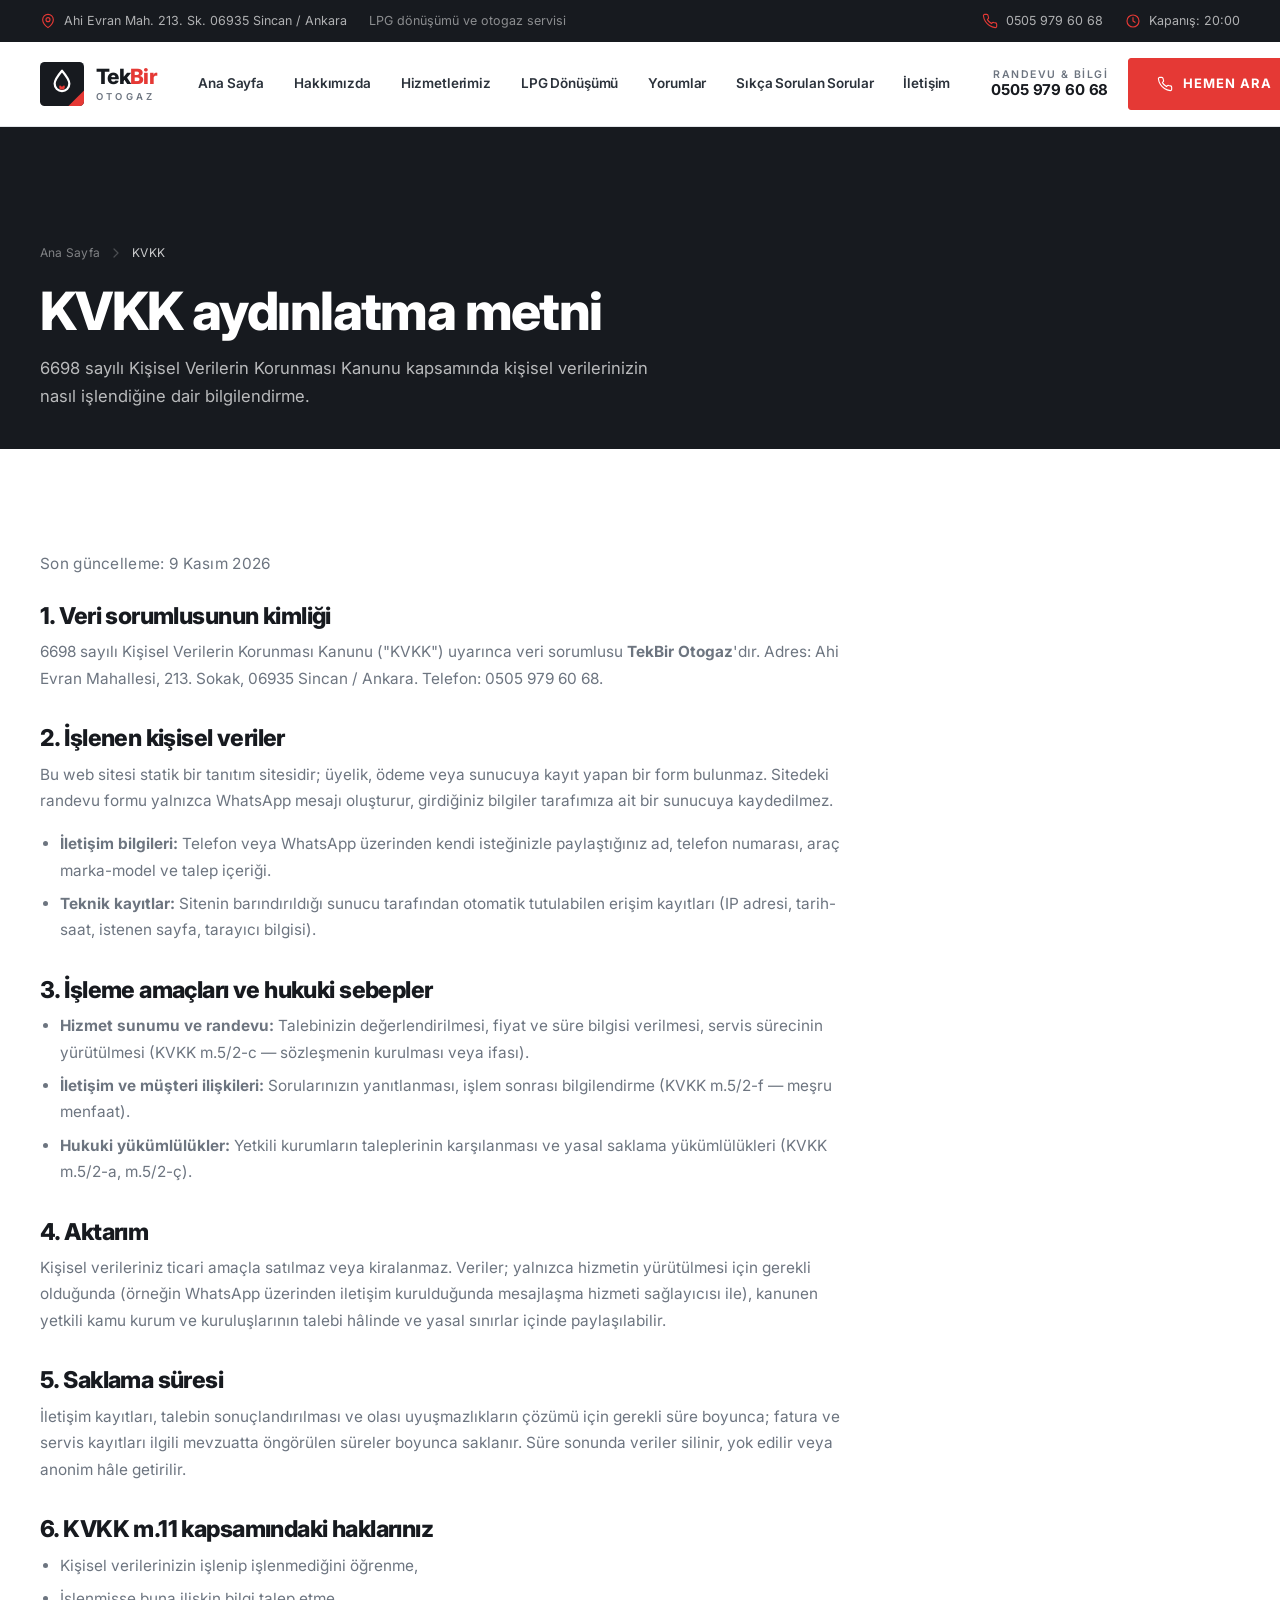
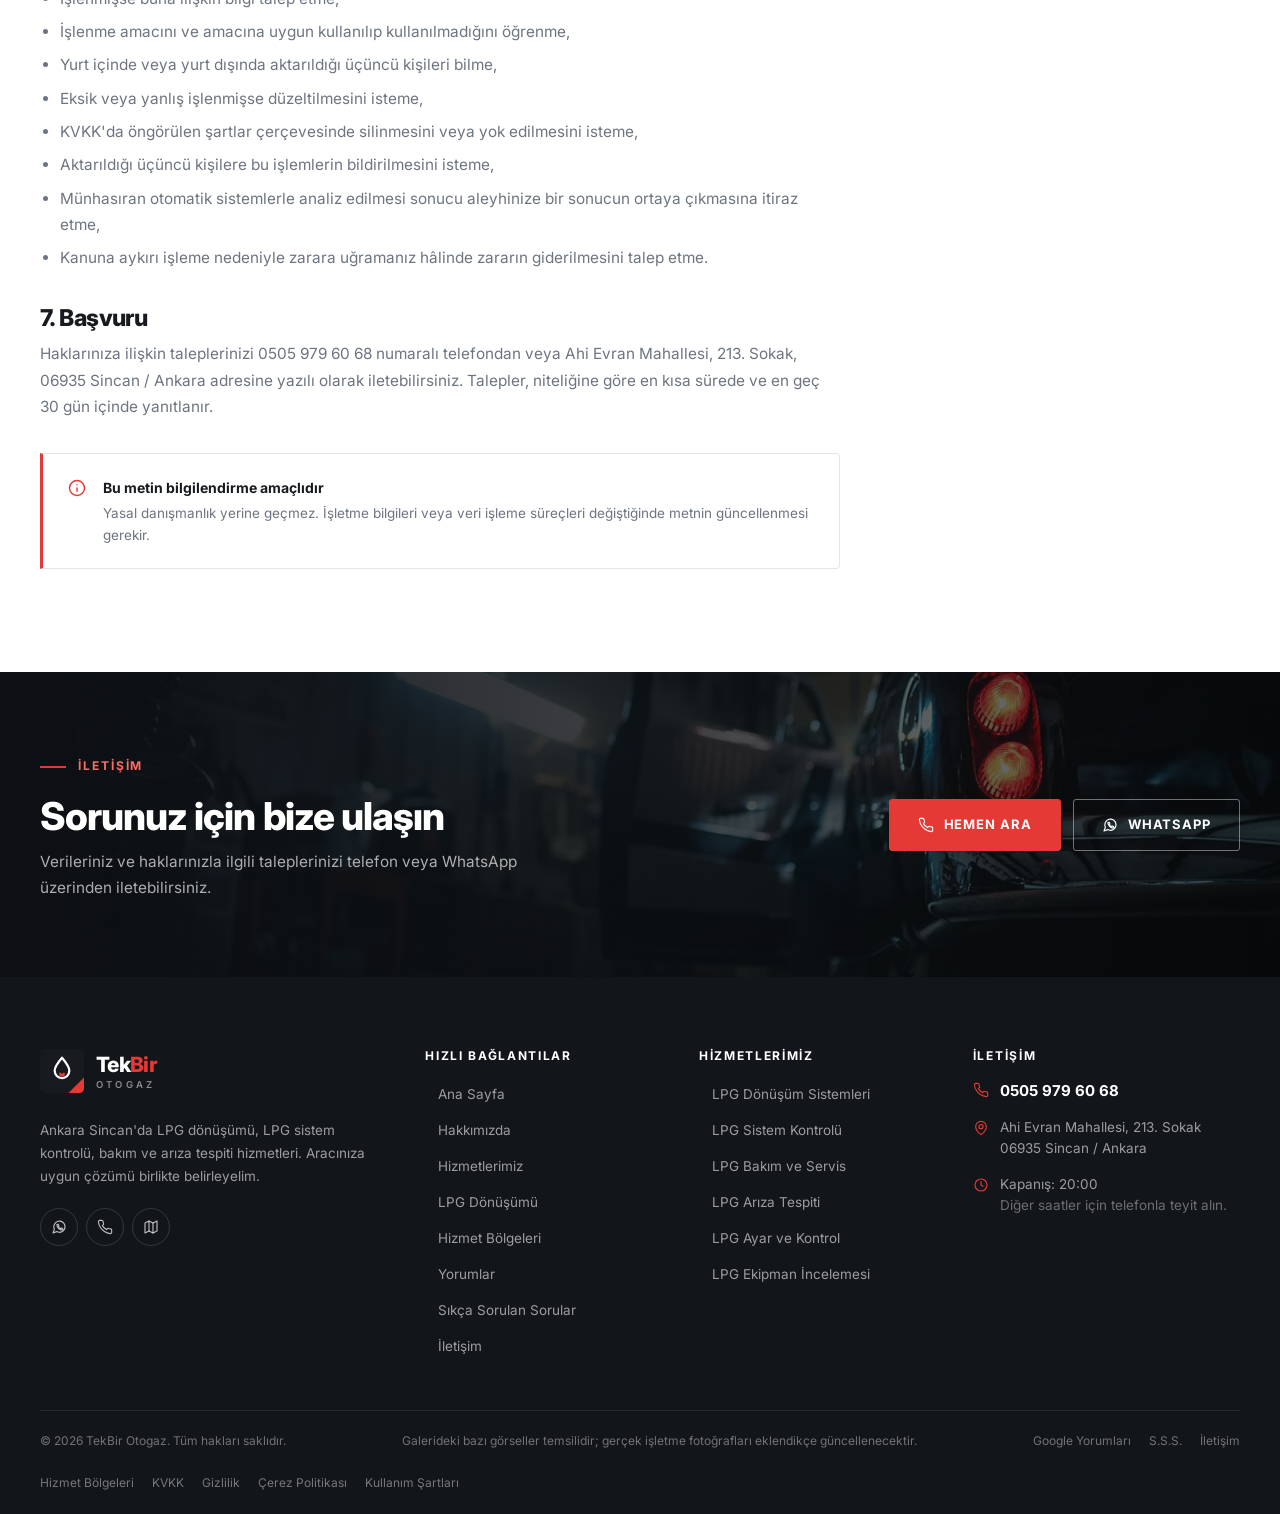
<file: kvkk.html>
<!DOCTYPE html>
<html lang="tr">
<head>
  <meta charset="utf-8">
  <meta name="viewport" content="width=device-width, initial-scale=1">
  <script>document.documentElement.classList.add('js');</script>

  <title>KVKK Aydınlatma Metni | TekBir Otogaz</title>
  <meta name="description" content="6698 sayılı KVKK kapsamında TekBir Otogaz'ın kişisel verileri işleme amaçları, saklama süreleri, aktarım ilkeleri ve ilgili kişi hakları.">
  <link rel="canonical" href="https://www.tekbirtogaz.com/kvkk.html">
  <meta name="robots" content="index, follow">
  <meta name="author" content="TekBir Otogaz">
  <meta name="theme-color" content="#171A1F">

  <meta property="og:locale" content="tr_TR">
  <meta property="og:type" content="website">
  <meta property="og:site_name" content="TekBir Otogaz">
  <meta property="og:title" content="KVKK Aydınlatma Metni | TekBir Otogaz">
  <meta property="og:description" content="Kişisel verilerin işlenme amaçları, saklama süreleri ve KVKK m.11 kapsamındaki haklarınız.">
  <meta property="og:url" content="https://www.tekbirtogaz.com/kvkk.html">
  <meta property="og:image" content="https://www.tekbirtogaz.com/assets/img/og-tekbir-otogaz.jpg">
  <meta property="og:image:width" content="1200">
  <meta property="og:image:height" content="630">
  <meta name="twitter:card" content="summary_large_image">
  <meta name="twitter:image" content="https://www.tekbirtogaz.com/assets/img/og-tekbir-otogaz.jpg">

  <link rel="preconnect" href="https://fonts.googleapis.com">
  <link rel="preconnect" href="https://fonts.gstatic.com" crossorigin>
  <link href="https://fonts.googleapis.com/css2?family=Inter:wght@400;500;600;700;800&display=swap" rel="stylesheet">
  <link rel="stylesheet" href="assets/css/style.css">
  <link rel="icon" href="assets/img/favicon.svg" type="image/svg+xml">
  <link rel="apple-touch-icon" href="assets/img/apple-touch-icon.png">
  <link rel="manifest" href="site.webmanifest">

  <script type="application/ld+json">
  {
    "@context": "https://schema.org",
    "@type": "WebPage",
    "url": "https://www.tekbirtogaz.com/kvkk.html",
    "name": "KVKK Aydınlatma Metni | TekBir Otogaz",
    "inLanguage": "tr-TR",
    "about": { "@id": "https://www.tekbirtogaz.com/#business" }
  }
  </script>
</head>

<body>
  <a class="skip-link" href="#main">İçeriğe geç</a>

  <div class="topbar">
    <div class="container topbar__inner">
      <div class="topbar__group">
        <span class="topbar__item">
          <svg class="icon icon--sm" aria-hidden="true"><use href="assets/img/icons.svg#i-pin"></use></svg>
          Ahi Evran Mah. 213. Sk. 06935 Sincan / Ankara
        </span>
        <span class="topbar__item topbar__note">LPG dönüşümü ve otogaz servisi</span>
      </div>
      <div class="topbar__group">
        <a class="topbar__item" href="tel:+905059796068">
          <svg class="icon icon--sm" aria-hidden="true"><use href="assets/img/icons.svg#i-phone"></use></svg>
          0505 979 60 68
        </a>
        <span class="topbar__item">
          <svg class="icon icon--sm" aria-hidden="true"><use href="assets/img/icons.svg#i-clock"></use></svg>
          Kapanış: 20:00
        </span>
      </div>
    </div>
  </div>

  <header class="site-header" id="site-header">
    <div class="container header__inner">
      <a class="logo" href="index.html" aria-label="TekBir Otogaz ana sayfa">
        <svg class="logo__mark" viewBox="0 0 48 48" aria-hidden="true" focusable="false">
          <rect width="48" height="48" rx="5" fill="#171A1F"/>
          <path d="M48 31v12a5 5 0 0 1-5 5H31z" fill="#E53935"/>
          <path d="M24 9.5c5.2 6.1 8 10.2 8 14.2a8 8 0 0 1-16 0c0-4 2.8-8.1 8-14.2z" fill="none" stroke="#fff" stroke-width="2.4" stroke-linejoin="round"/>
          <path d="M24 27.4c1.6-2.2 3.1-2.2 3.1-.4a3.1 3.1 0 0 1-6.2 0c0-1.8 1.5-1.8 3.1.4z" fill="#E53935"/>
        </svg>
        <span class="logo__text">
          <span class="logo__name">Tek<span>Bir</span></span>
          <span class="logo__sub">Otogaz</span>
        </span>
      </a>

      <nav class="nav" aria-label="Ana menü">
        <a class="nav__link" href="index.html">Ana Sayfa</a>
        <a class="nav__link" href="hakkimizda.html">Hakkımızda</a>
        <a class="nav__link" href="hizmetlerimiz.html">Hizmetlerimiz</a>
        <a class="nav__link" href="lpg-donusumu.html">LPG Dönüşümü</a>
        <a class="nav__link" href="yorumlar.html">Yorumlar</a>
        <a class="nav__link" href="sikca-sorulan-sorular.html">Sıkça Sorulan Sorular</a>
        <a class="nav__link" href="iletisim.html">İletişim</a>
      </nav>

      <div class="header__actions">
        <div class="header__phone">
          <span>Randevu &amp; Bilgi</span>
          <strong><a href="tel:+905059796068">0505 979 60 68</a></strong>
        </div>
        <a class="btn btn--primary header__cta" href="tel:+905059796068">
          <svg class="icon icon--sm" aria-hidden="true"><use href="assets/img/icons.svg#i-phone"></use></svg>
          Hemen Ara
        </a>
        <button class="burger" type="button" aria-label="Menüyü aç" aria-expanded="false" aria-controls="mobile-nav">
          <span class="burger__box"><span></span><span></span><span></span></span>
        </button>
      </div>
    </div>
  </header>

  <div class="mobile-nav" id="mobile-nav" aria-hidden="true">
    <nav aria-label="Mobil menü">
      <ul class="mobile-nav__list">
        <li><a class="mobile-nav__link" href="index.html">Ana Sayfa <svg class="icon icon--sm" aria-hidden="true"><use href="assets/img/icons.svg#i-chevron-right"></use></svg></a></li>
        <li><a class="mobile-nav__link" href="hakkimizda.html">Hakkımızda <svg class="icon icon--sm" aria-hidden="true"><use href="assets/img/icons.svg#i-chevron-right"></use></svg></a></li>
        <li><a class="mobile-nav__link" href="hizmetlerimiz.html">Hizmetlerimiz <svg class="icon icon--sm" aria-hidden="true"><use href="assets/img/icons.svg#i-chevron-right"></use></svg></a></li>
        <li><a class="mobile-nav__link" href="lpg-donusumu.html">LPG Dönüşümü <svg class="icon icon--sm" aria-hidden="true"><use href="assets/img/icons.svg#i-chevron-right"></use></svg></a></li>
        <li><a class="mobile-nav__link" href="hizmet-bolgeleri.html">Hizmet Bölgeleri <svg class="icon icon--sm" aria-hidden="true"><use href="assets/img/icons.svg#i-chevron-right"></use></svg></a></li>
        <li><a class="mobile-nav__link" href="yorumlar.html">Yorumlar <svg class="icon icon--sm" aria-hidden="true"><use href="assets/img/icons.svg#i-chevron-right"></use></svg></a></li>
        <li><a class="mobile-nav__link" href="sikca-sorulan-sorular.html">Sıkça Sorulan Sorular <svg class="icon icon--sm" aria-hidden="true"><use href="assets/img/icons.svg#i-chevron-right"></use></svg></a></li>
        <li><a class="mobile-nav__link" href="iletisim.html">İletişim <svg class="icon icon--sm" aria-hidden="true"><use href="assets/img/icons.svg#i-chevron-right"></use></svg></a></li>
      </ul>
    </nav>
    <div class="mobile-nav__actions">
      <a class="btn btn--primary btn--block" href="tel:+905059796068">
        <svg class="icon icon--sm" aria-hidden="true"><use href="assets/img/icons.svg#i-phone"></use></svg>
        Hemen Ara · 0505 979 60 68
      </a>
      <a class="btn btn--outline btn--block" href="https://wa.me/905059796068" target="_blank" rel="noopener">
        <svg class="icon icon--sm" aria-hidden="true"><use href="assets/img/icons.svg#i-whatsapp"></use></svg>
        WhatsApp'tan Yaz
      </a>
    </div>
    <div class="mobile-nav__meta">
      <p>Ahi Evran Mah. 213. Sk. 06935 Sincan / Ankara</p>
      <p>Kapanış: 20:00 · Diğer saatler için telefonla teyit alın.</p>
    </div>
  </div>

  <main id="main">
    <section class="page-hero page-hero--slim">
      <div class="container page-hero__inner">
        <ul class="breadcrumb">
          <li><a href="index.html">Ana Sayfa</a></li>
          <li><svg class="icon icon--sm" aria-hidden="true"><use href="assets/img/icons.svg#i-chevron-right"></use></svg></li>
          <li><span aria-current="page">KVKK</span></li>
        </ul>
        <h1>KVKK aydınlatma metni</h1>
        <p>6698 sayılı Kişisel Verilerin Korunması Kanunu kapsamında kişisel verilerinizin nasıl işlendiğine dair bilgilendirme.</p>
      </div>
    </section>

    <section class="section">
      <div class="container">
        <div class="legal">
          <p class="legal__meta">Son güncelleme: 9 Kasım 2026</p>

          <h2>1. Veri sorumlusunun kimliği</h2>
          <p>6698 sayılı Kişisel Verilerin Korunması Kanunu ("KVKK") uyarınca veri sorumlusu <strong>TekBir Otogaz</strong>'dır. Adres: Ahi Evran Mahallesi, 213. Sokak, 06935 Sincan / Ankara. Telefon: <a href="tel:+905059796068">0505 979 60 68</a>.</p>

          <h2>2. İşlenen kişisel veriler</h2>
          <p>Bu web sitesi statik bir tanıtım sitesidir; üyelik, ödeme veya sunucuya kayıt yapan bir form bulunmaz. Sitedeki randevu formu yalnızca WhatsApp mesajı oluşturur, girdiğiniz bilgiler tarafımıza ait bir sunucuya kaydedilmez.</p>
          <ul>
            <li><strong>İletişim bilgileri:</strong> Telefon veya WhatsApp üzerinden kendi isteğinizle paylaştığınız ad, telefon numarası, araç marka-model ve talep içeriği.</li>
            <li><strong>Teknik kayıtlar:</strong> Sitenin barındırıldığı sunucu tarafından otomatik tutulabilen erişim kayıtları (IP adresi, tarih-saat, istenen sayfa, tarayıcı bilgisi).</li>
          </ul>

          <h2>3. İşleme amaçları ve hukuki sebepler</h2>
          <ul>
            <li><strong>Hizmet sunumu ve randevu:</strong> Talebinizin değerlendirilmesi, fiyat ve süre bilgisi verilmesi, servis sürecinin yürütülmesi (KVKK m.5/2-c — sözleşmenin kurulması veya ifası).</li>
            <li><strong>İletişim ve müşteri ilişkileri:</strong> Sorularınızın yanıtlanması, işlem sonrası bilgilendirme (KVKK m.5/2-f — meşru menfaat).</li>
            <li><strong>Hukuki yükümlülükler:</strong> Yetkili kurumların taleplerinin karşılanması ve yasal saklama yükümlülükleri (KVKK m.5/2-a, m.5/2-ç).</li>
          </ul>

          <h2>4. Aktarım</h2>
          <p>Kişisel verileriniz ticari amaçla satılmaz veya kiralanmaz. Veriler; yalnızca hizmetin yürütülmesi için gerekli olduğunda (örneğin WhatsApp üzerinden iletişim kurulduğunda mesajlaşma hizmeti sağlayıcısı ile), kanunen yetkili kamu kurum ve kuruluşlarının talebi hâlinde ve yasal sınırlar içinde paylaşılabilir.</p>

          <h2>5. Saklama süresi</h2>
          <p>İletişim kayıtları, talebin sonuçlandırılması ve olası uyuşmazlıkların çözümü için gerekli süre boyunca; fatura ve servis kayıtları ilgili mevzuatta öngörülen süreler boyunca saklanır. Süre sonunda veriler silinir, yok edilir veya anonim hâle getirilir.</p>

          <h2>6. KVKK m.11 kapsamındaki haklarınız</h2>
          <ul>
            <li>Kişisel verilerinizin işlenip işlenmediğini öğrenme,</li>
            <li>İşlenmişse buna ilişkin bilgi talep etme,</li>
            <li>İşlenme amacını ve amacına uygun kullanılıp kullanılmadığını öğrenme,</li>
            <li>Yurt içinde veya yurt dışında aktarıldığı üçüncü kişileri bilme,</li>
            <li>Eksik veya yanlış işlenmişse düzeltilmesini isteme,</li>
            <li>KVKK'da öngörülen şartlar çerçevesinde silinmesini veya yok edilmesini isteme,</li>
            <li>Aktarıldığı üçüncü kişilere bu işlemlerin bildirilmesini isteme,</li>
            <li>Münhasıran otomatik sistemlerle analiz edilmesi sonucu aleyhinize bir sonucun ortaya çıkmasına itiraz etme,</li>
            <li>Kanuna aykırı işleme nedeniyle zarara uğramanız hâlinde zararın giderilmesini talep etme.</li>
          </ul>

          <h2>7. Başvuru</h2>
          <p>Haklarınıza ilişkin taleplerinizi <a href="tel:+905059796068">0505 979 60 68</a> numaralı telefondan veya Ahi Evran Mahallesi, 213. Sokak, 06935 Sincan / Ankara adresine yazılı olarak iletebilirsiniz. Talepler, niteliğine göre en kısa sürede ve en geç 30 gün içinde yanıtlanır.</p>

          <div class="callout" style="margin-top:32px;">
            <svg class="icon" aria-hidden="true"><use href="assets/img/icons.svg#i-info"></use></svg>
            <div>
              <strong>Bu metin bilgilendirme amaçlıdır</strong>
              Yasal danışmanlık yerine geçmez. İşletme bilgileri veya veri işleme süreçleri değiştiğinde metnin güncellenmesi gerekir.
            </div>
          </div>
        </div>
      </div>
    </section>

    <section class="cta-band">
      <div class="cta-band__bg">
        <img src="assets/img/cta-tekbir-otogaz-atolye-1800.webp" width="1800" height="900" alt="" loading="lazy" decoding="async">
      </div>
      <div class="container cta-band__inner">
        <div>
          <span class="eyebrow eyebrow--light">İletişim</span>
          <h2>Sorunuz için bize ulaşın</h2>
          <p>Verileriniz ve haklarınızla ilgili taleplerinizi telefon veya WhatsApp üzerinden iletebilirsiniz.</p>
        </div>
        <div class="cta-band__actions">
          <a class="btn btn--primary" href="tel:+905059796068">
            <svg class="icon icon--sm" aria-hidden="true"><use href="assets/img/icons.svg#i-phone"></use></svg>
            Hemen Ara
          </a>
          <a class="btn btn--ghost" href="https://wa.me/905059796068" target="_blank" rel="noopener">
            <svg class="icon icon--sm" aria-hidden="true"><use href="assets/img/icons.svg#i-whatsapp"></use></svg>
            WhatsApp
          </a>
        </div>
      </div>
    </section>
  </main>

  <footer class="site-footer">
    <div class="container">
      <div class="footer__main">
        <div class="footer__brand">
          <a class="logo" href="index.html" aria-label="TekBir Otogaz ana sayfa">
            <svg class="logo__mark" viewBox="0 0 48 48" aria-hidden="true" focusable="false">
              <rect width="48" height="48" rx="5" fill="#171A1F"/>
              <path d="M48 31v12a5 5 0 0 1-5 5H31z" fill="#E53935"/>
              <path d="M24 9.5c5.2 6.1 8 10.2 8 14.2a8 8 0 0 1-16 0c0-4 2.8-8.1 8-14.2z" fill="none" stroke="#fff" stroke-width="2.4" stroke-linejoin="round"/>
              <path d="M24 27.4c1.6-2.2 3.1-2.2 3.1-.4a3.1 3.1 0 0 1-6.2 0c0-1.8 1.5-1.8 3.1.4z" fill="#E53935"/>
            </svg>
            <span class="logo__text">
              <span class="logo__name">Tek<span>Bir</span></span>
              <span class="logo__sub">Otogaz</span>
            </span>
          </a>
          <p>Ankara Sincan'da LPG dönüşümü, LPG sistem kontrolü, bakım ve arıza tespiti hizmetleri. Aracınıza uygun çözümü birlikte belirleyelim.</p>
          <div class="footer__social">
            <a href="https://wa.me/905059796068" target="_blank" rel="noopener" aria-label="WhatsApp ile iletişime geç">
              <svg class="icon icon--sm" aria-hidden="true"><use href="assets/img/icons.svg#i-whatsapp"></use></svg>
            </a>
            <a href="tel:+905059796068" aria-label="Telefonla ara: 0505 979 60 68">
              <svg class="icon icon--sm" aria-hidden="true"><use href="assets/img/icons.svg#i-phone"></use></svg>
            </a>
            <a href="https://www.google.com/maps/place/TekBir+Otogaz/@39.9663049,32.5727663,17z/" target="_blank" rel="noopener" aria-label="Google Maps işletme profili">
              <svg class="icon icon--sm" aria-hidden="true"><use href="assets/img/icons.svg#i-map"></use></svg>
            </a>
          </div>
        </div>

        <div>
          <h3>Hızlı Bağlantılar</h3>
          <ul class="footer__links">
            <li><a href="index.html">Ana Sayfa</a></li>
            <li><a href="hakkimizda.html">Hakkımızda</a></li>
            <li><a href="hizmetlerimiz.html">Hizmetlerimiz</a></li>
            <li><a href="lpg-donusumu.html">LPG Dönüşümü</a></li>
            <li><a href="hizmet-bolgeleri.html">Hizmet Bölgeleri</a></li>
            <li><a href="yorumlar.html">Yorumlar</a></li>
            <li><a href="sikca-sorulan-sorular.html">Sıkça Sorulan Sorular</a></li>
            <li><a href="iletisim.html">İletişim</a></li>
          </ul>
        </div>

        <div>
          <h3>Hizmetlerimiz</h3>
          <ul class="footer__links">
            <li><a href="hizmetlerimiz.html#lpg-donusum-sistemleri">LPG Dönüşüm Sistemleri</a></li>
            <li><a href="hizmetlerimiz.html#lpg-sistem-kontrolu">LPG Sistem Kontrolü</a></li>
            <li><a href="hizmetlerimiz.html#lpg-bakim-servis">LPG Bakım ve Servis</a></li>
            <li><a href="hizmetlerimiz.html#lpg-ariza-tespiti">LPG Arıza Tespiti</a></li>
            <li><a href="hizmetlerimiz.html#lpg-ayar-kontrol">LPG Ayar ve Kontrol</a></li>
            <li><a href="hizmetlerimiz.html#lpg-ekipman-incelemesi">LPG Ekipman İncelemesi</a></li>
          </ul>
        </div>

        <div>
          <h3>İletişim</h3>
          <ul class="footer__contact">
            <li>
              <svg class="icon icon--sm" aria-hidden="true"><use href="assets/img/icons.svg#i-phone"></use></svg>
              <span><a href="tel:+905059796068"><strong>0505 979 60 68</strong></a></span>
            </li>
            <li>
              <svg class="icon icon--sm" aria-hidden="true"><use href="assets/img/icons.svg#i-pin"></use></svg>
              <span>Ahi Evran Mahallesi, 213. Sokak<br>06935 Sincan / Ankara</span>
            </li>
            <li>
              <svg class="icon icon--sm" aria-hidden="true"><use href="assets/img/icons.svg#i-clock"></use></svg>
              <span>Kapanış: 20:00<br><span style="color: rgba(255,255,255,.38)">Diğer saatler için telefonla teyit alın.</span></span>
            </li>
          </ul>
        </div>
      </div>

      <div class="footer__bottom">
        <p>© <span data-year>2026</span> TekBir Otogaz. Tüm hakları saklıdır.</p>
        <p>Galerideki bazı görseller temsilidir; gerçek işletme fotoğrafları eklendikçe güncellenecektir.</p>
        <div class="footer__bottom-links">
          <a href="yorumlar.html">Google Yorumları</a>
          <a href="sikca-sorulan-sorular.html">S.S.S.</a>
          <a href="iletisim.html">İletişim</a>
        </div>
        <div class="footer__legal">
          <a href="hizmet-bolgeleri.html">Hizmet Bölgeleri</a>
          <a href="kvkk.html">KVKK</a>
          <a href="gizlilik-politikasi.html">Gizlilik</a>
          <a href="cerez-politikasi.html">Çerez Politikası</a>
          <a href="kullanim-sartlari.html">Kullanım Şartları</a>
        </div>
      </div>
    </div>
  </footer>

  <nav class="mobile-bar" aria-label="Hızlı iletişim">
    <div class="mobile-bar__inner">
      <a class="is-primary" href="tel:+905059796068">
        <svg class="icon" aria-hidden="true"><use href="assets/img/icons.svg#i-phone"></use></svg>
        Telefon Et
      </a>
      <a href="https://wa.me/905059796068" target="_blank" rel="noopener">
        <svg class="icon" aria-hidden="true"><use href="assets/img/icons.svg#i-whatsapp"></use></svg>
        WhatsApp
      </a>
      <a href="https://www.google.com/maps/dir/?api=1&amp;destination=39.9663049%2C32.5727663" target="_blank" rel="noopener">
        <svg class="icon" aria-hidden="true"><use href="assets/img/icons.svg#i-pin"></use></svg>
        Yol Tarifi
      </a>
    </div>
  </nav>

  <script src="assets/js/main.js" defer></script>
</body>
</html>
</file>
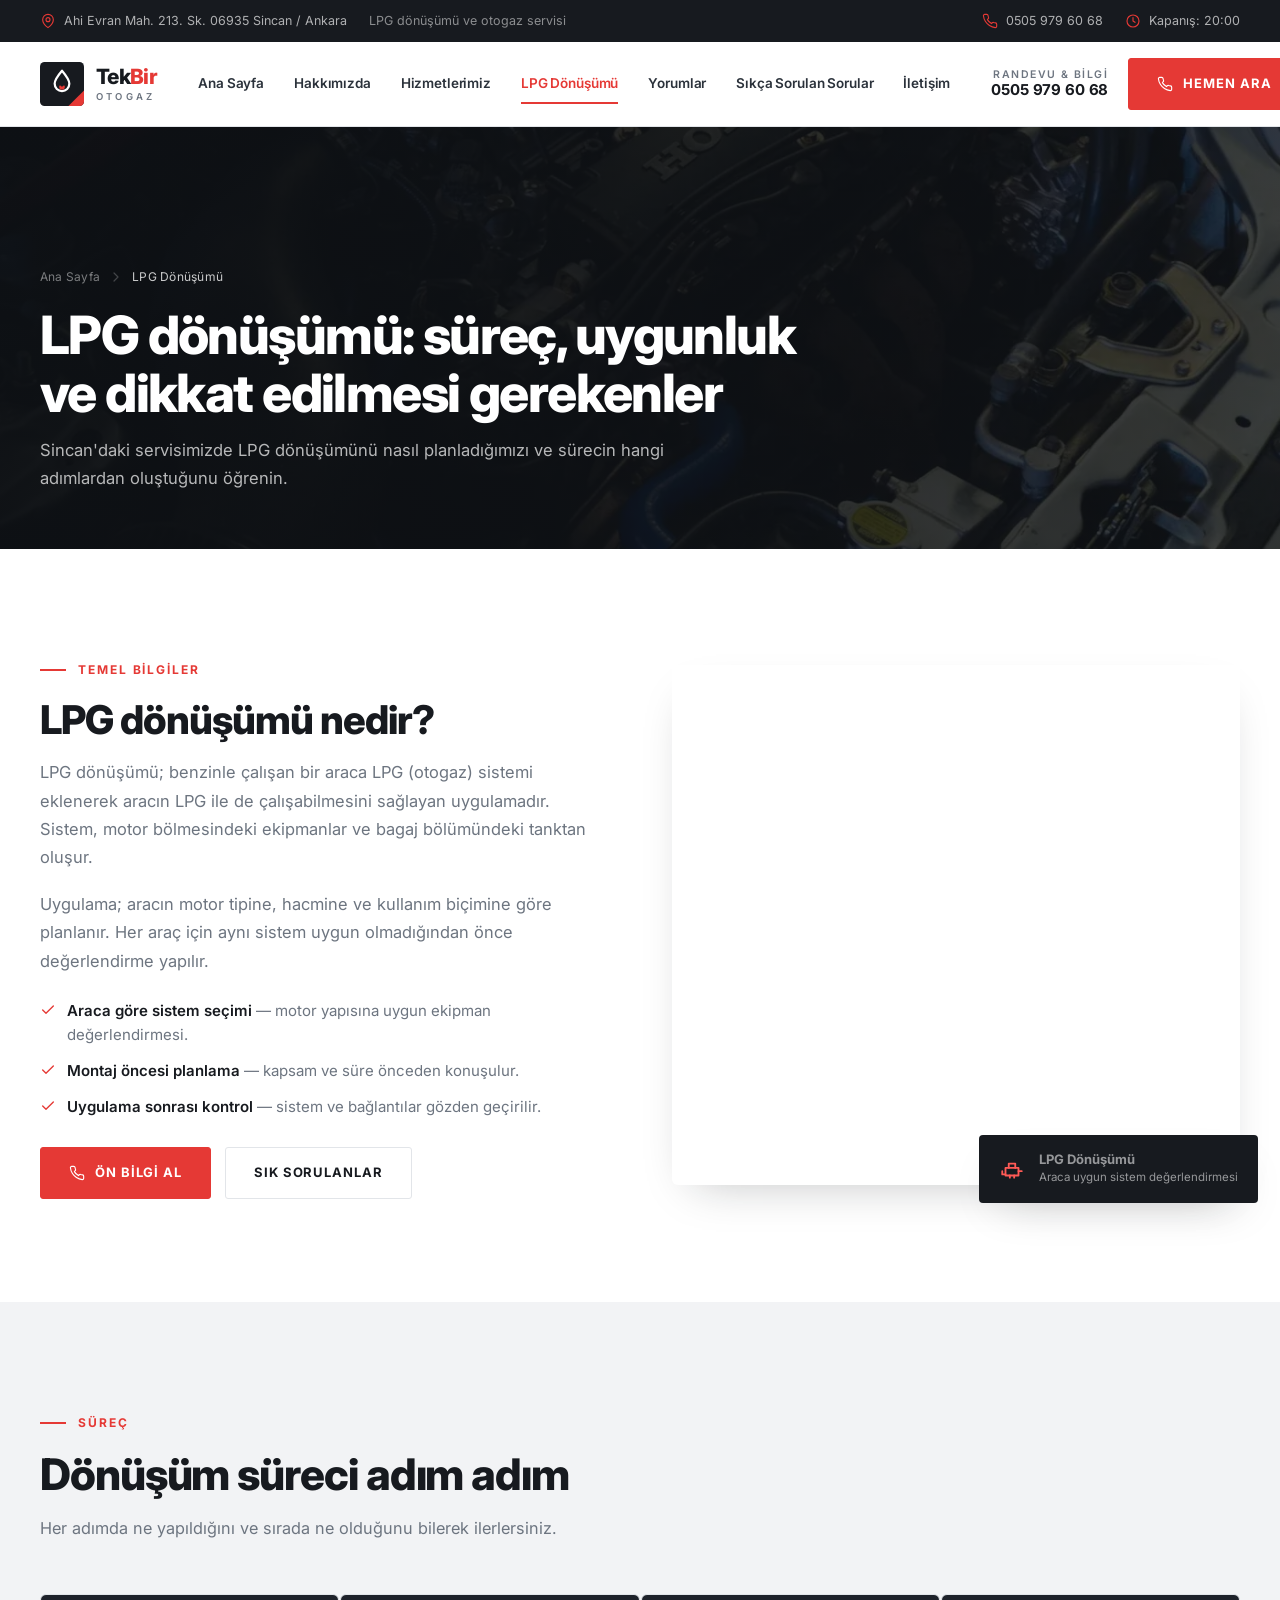
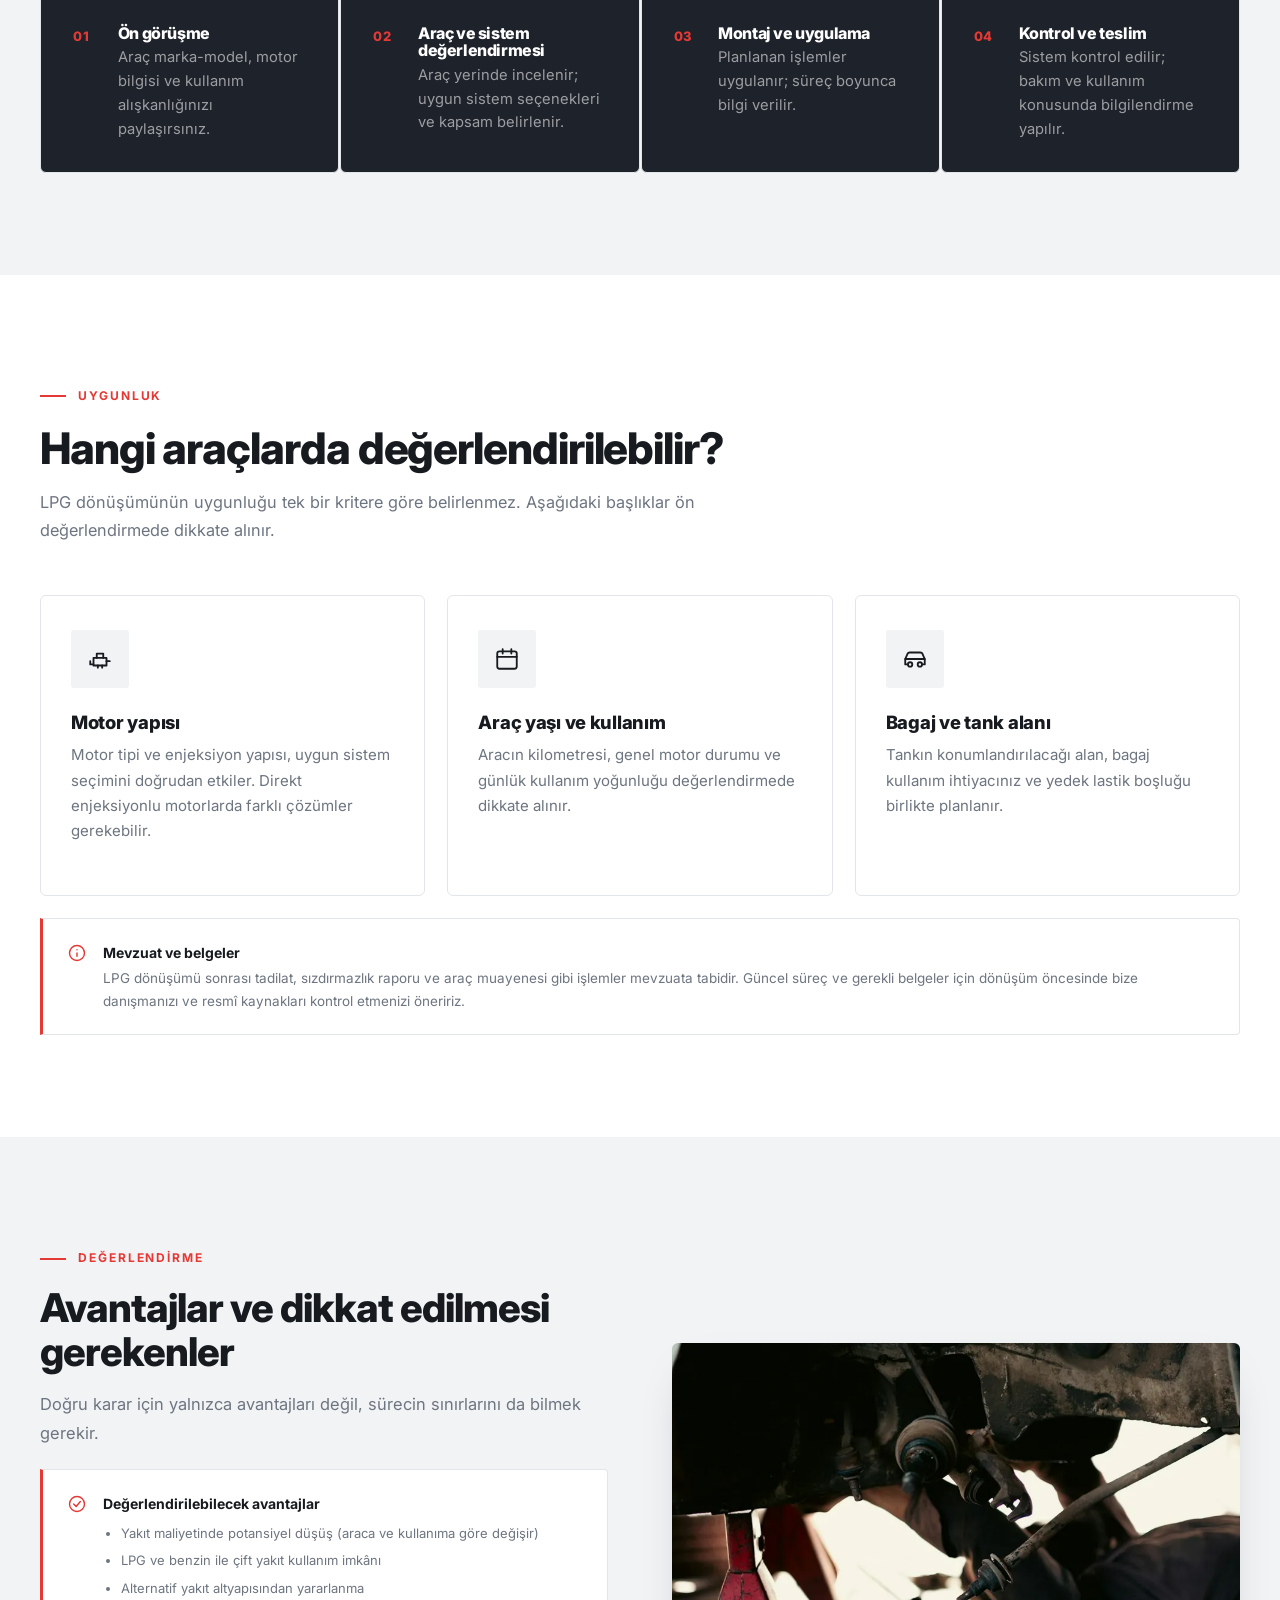
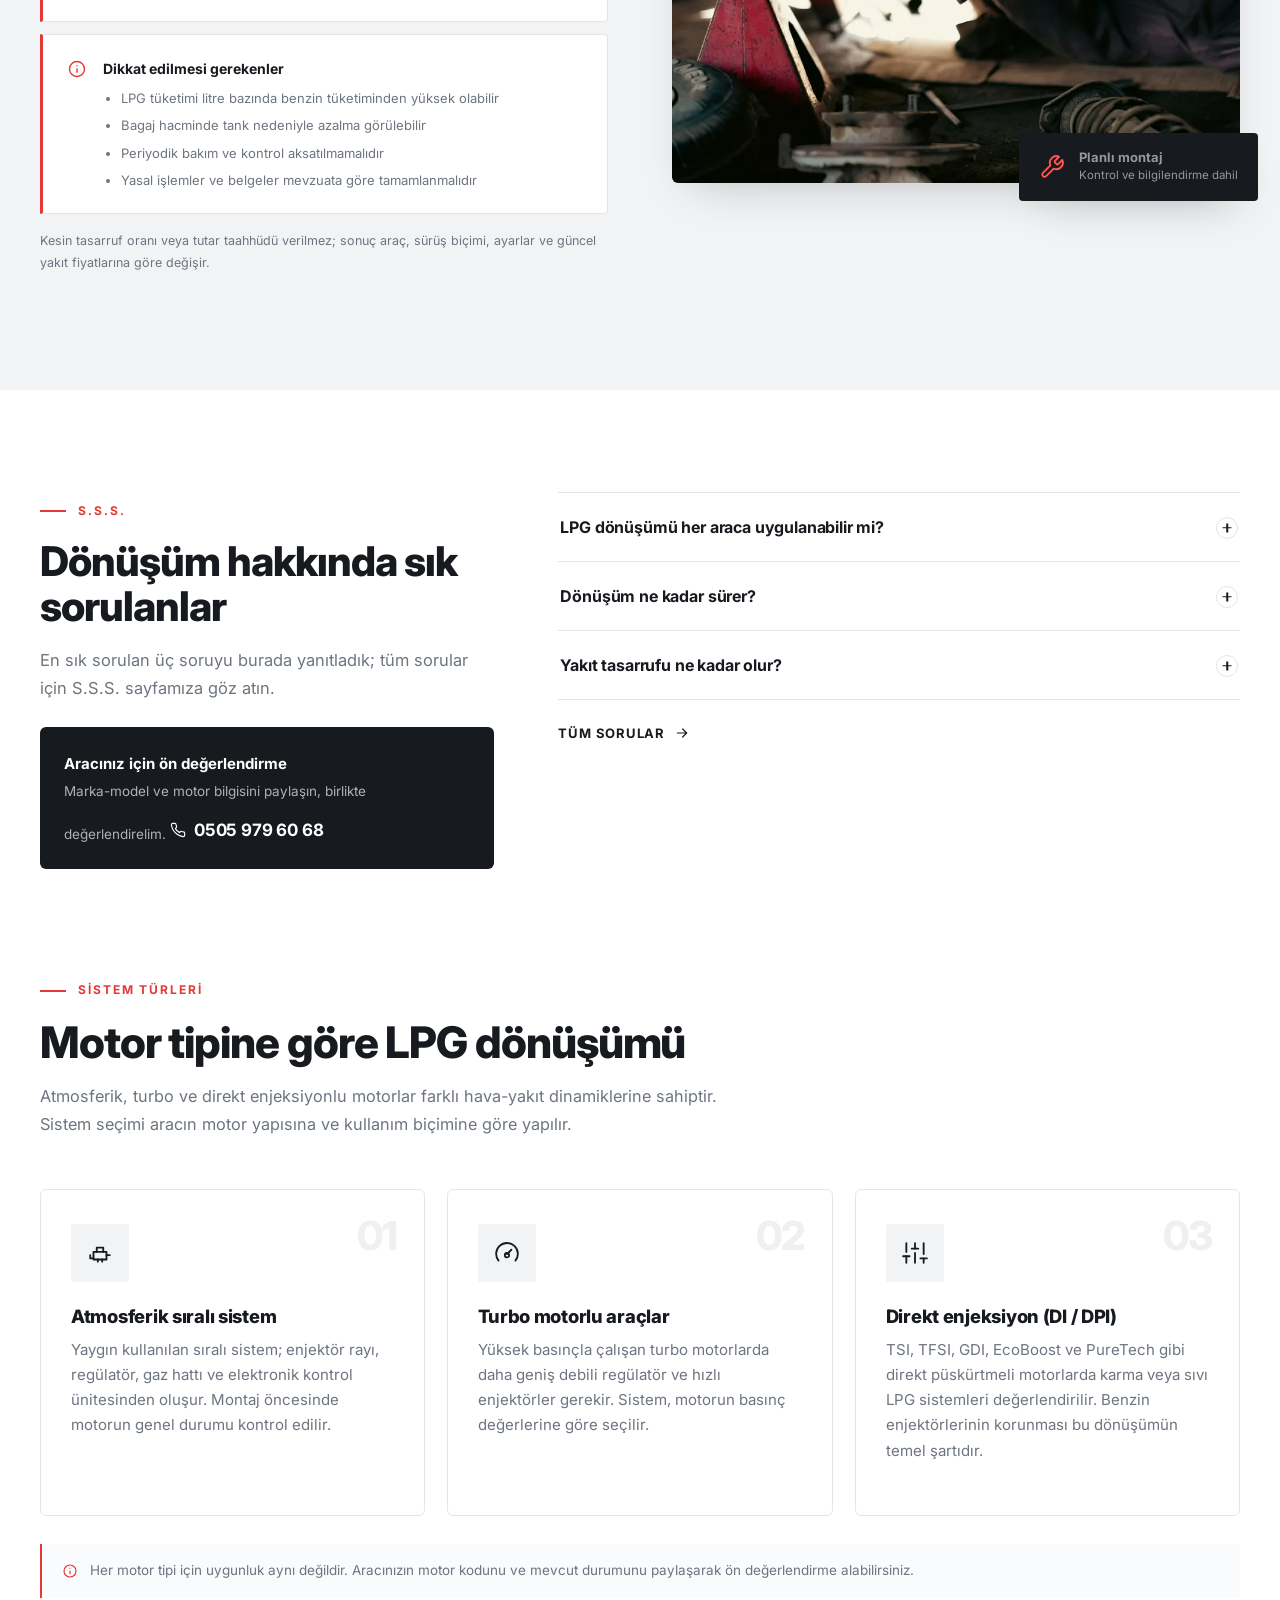
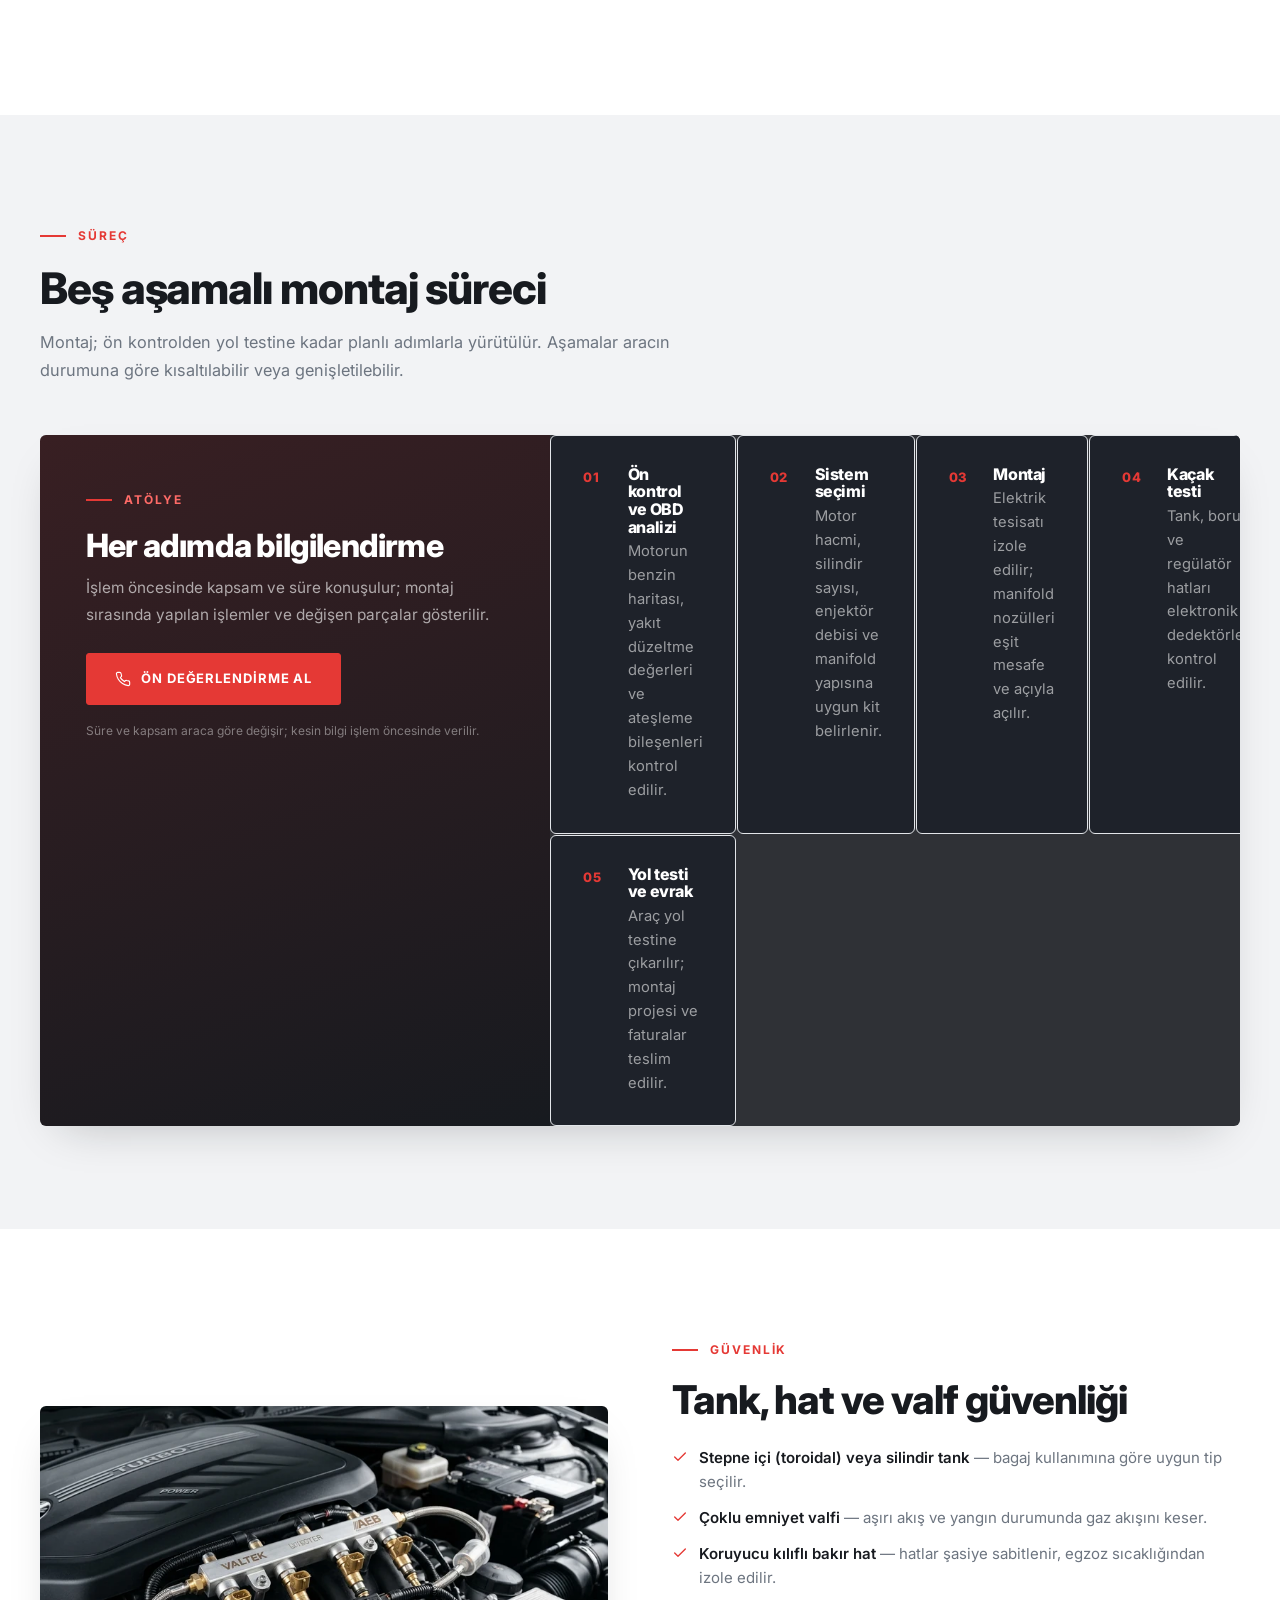
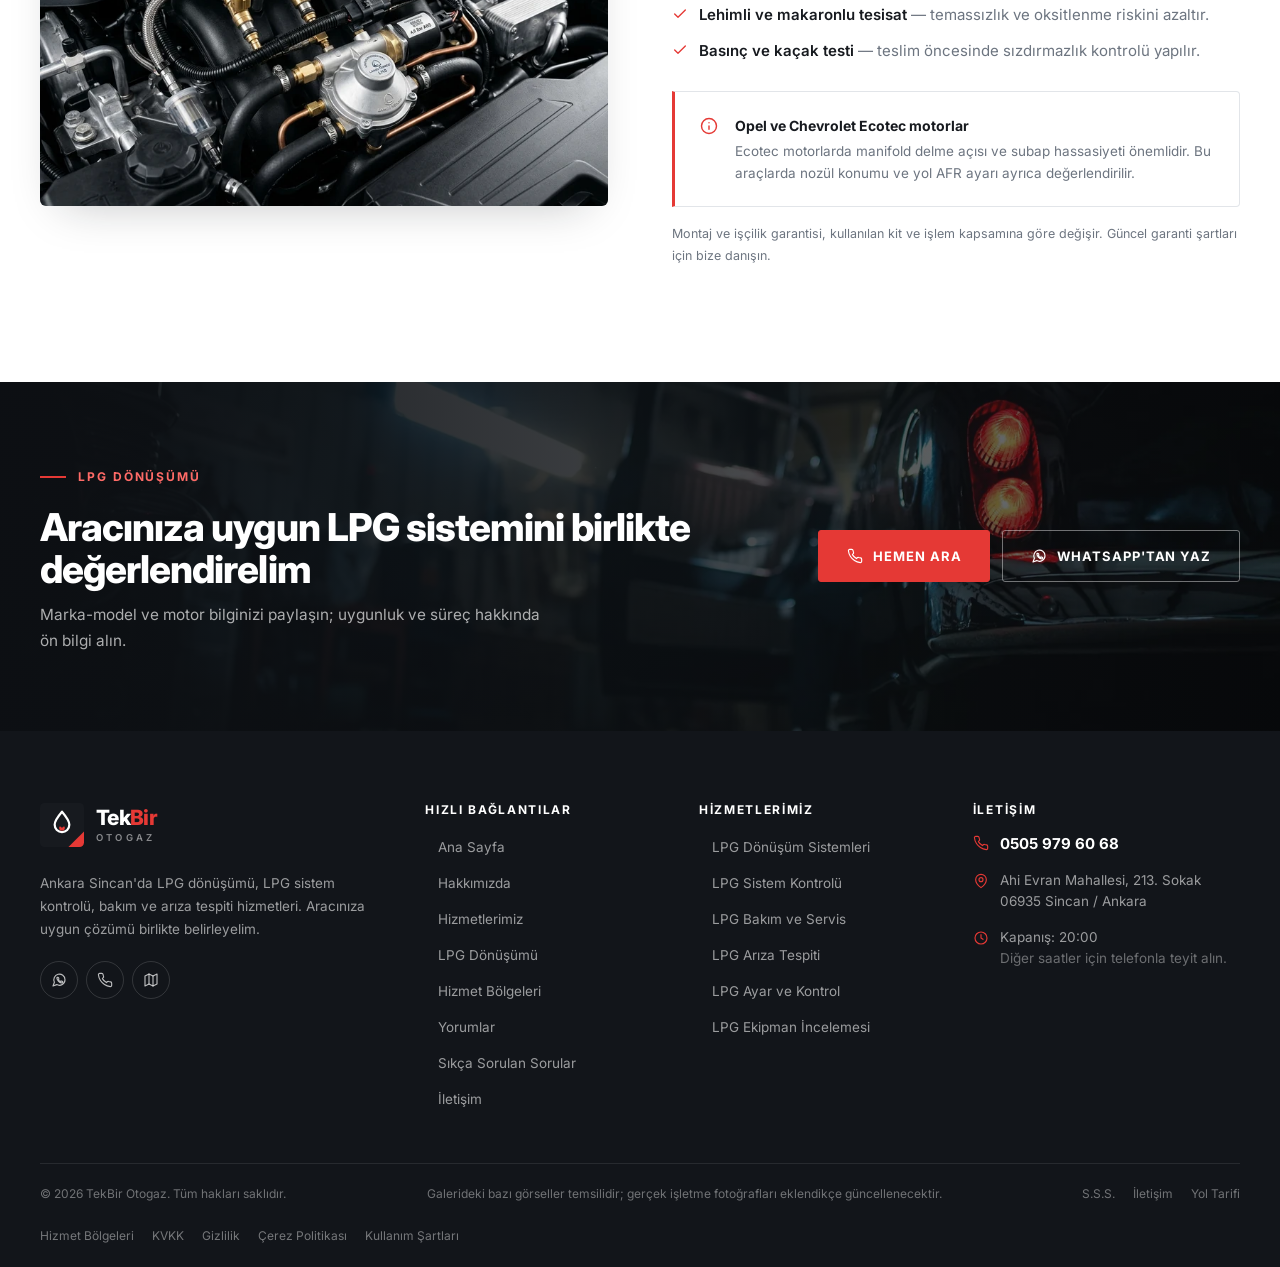
<file: lpg-donusumu.html>
<!DOCTYPE html>
<html lang="tr">
<head>
  <meta charset="utf-8">
  <meta name="viewport" content="width=device-width, initial-scale=1">
  <script>document.documentElement.classList.add('js');</script>

  <title>LPG Dönüşümü Ankara | Sincan LPG Montaj – TekBir Otogaz</title>
  <meta name="description" content="LPG dönüşümü nedir, hangi araçlara uygulanır, süreç nasıl işler? Ankara Sincan'da LPG dönüşümü ve montaj hakkında bilgi alın: 0505 979 60 68.">
  <link rel="canonical" href="https://www.tekbirtogaz.com/lpg-donusumu.html">
  <meta name="robots" content="index, follow, max-image-preview:large">
  <meta name="author" content="TekBir Otogaz">
  <meta name="theme-color" content="#171A1F">
  <meta name="geo.region" content="TR-06">
  <meta name="geo.placename" content="Sincan, Ankara">
  <meta name="geo.position" content="39.9663049;32.5727663">

  <meta property="og:locale" content="tr_TR">
  <meta property="og:type" content="website">
  <meta property="og:site_name" content="TekBir Otogaz">
  <meta property="og:title" content="LPG Dönüşümü Ankara | Sincan LPG Montaj – TekBir Otogaz">
  <meta property="og:description" content="LPG dönüşümü süreci, uygunluk kriterleri ve dikkat edilmesi gerekenler hakkında bilgi alın.">
  <meta property="og:url" content="https://www.tekbirtogaz.com/lpg-donusumu.html">
  <meta property="og:image" content="https://www.tekbirtogaz.com/assets/img/og-tekbir-otogaz.jpg">
  <meta property="og:image:width" content="1200">
  <meta property="og:image:height" content="630">
  <meta property="og:image:alt" content="TekBir Otogaz – Ankara Sincan LPG dönüşüm servisi">
  <meta name="twitter:card" content="summary_large_image">
  <meta name="twitter:title" content="LPG Dönüşümü Ankara | Sincan LPG Montaj – TekBir Otogaz">
  <meta name="twitter:description" content="LPG dönüşümü süreci, uygunluk kriterleri ve dikkat edilmesi gerekenler hakkında bilgi alın.">
  <meta name="twitter:image" content="https://www.tekbirtogaz.com/assets/img/og-tekbir-otogaz.jpg">

  <link rel="preconnect" href="https://fonts.googleapis.com">
  <link rel="preconnect" href="https://fonts.gstatic.com" crossorigin>
  <link href="https://fonts.googleapis.com/css2?family=Inter:wght@400;500;600;700;800&display=swap" rel="stylesheet">
  <link rel="stylesheet" href="assets/css/style.css">
  <link rel="icon" href="assets/img/favicon.svg" type="image/svg+xml">
  <link rel="apple-touch-icon" href="assets/img/apple-touch-icon.png">
  <link rel="manifest" href="site.webmanifest">
  <script type="application/ld+json">
  {
    "@context": "https://schema.org",
    "@type": "Service",
    "name": "LPG Dönüşümü",
    "serviceType": "LPG dönüşümü ve otogaz montajı",
    "description": "Aracın motor yapısına uygun LPG dönüşüm sistemlerinin değerlendirilmesi, montajı ve sonrasında kontrolü.",
    "url": "https://www.tekbirtogaz.com/lpg-donusumu.html",
    "areaServed": [{ "@type": "City", "name": "Ankara" }, { "@type": "AdministrativeArea", "name": "Sincan" }],
    "provider": { "@id": "https://www.tekbirtogaz.com/#business" }
  }
  </script>
<script type="application/ld+json">
  {
    "@context": "https://schema.org",
    "@type": "BreadcrumbList",
    "itemListElement": [
      {
        "@type": "ListItem",
        "position": 1,
        "name": "Ana Sayfa",
        "item": "https://www.tekbirtogaz.com/"
      },
      {
        "@type": "ListItem",
        "position": 2,
        "name": "LPG Dönüşümü",
        "item": "https://www.tekbirtogaz.com/lpg-donusumu.html"
      }
    ]
  }
  </script>
</head>

<body>
  <a class="skip-link" href="#main">İçeriğe geç</a>

  <div class="topbar">
    <div class="container topbar__inner">
      <div class="topbar__group">
        <span class="topbar__item">
          <svg class="icon icon--sm" aria-hidden="true"><use href="assets/img/icons.svg#i-pin"></use></svg>
          Ahi Evran Mah. 213. Sk. 06935 Sincan / Ankara
        </span>
        <span class="topbar__item topbar__note">LPG dönüşümü ve otogaz servisi</span>
      </div>
      <div class="topbar__group">
        <a class="topbar__item" href="tel:+905059796068">
          <svg class="icon icon--sm" aria-hidden="true"><use href="assets/img/icons.svg#i-phone"></use></svg>
          0505 979 60 68
        </a>
        <span class="topbar__item">
          <svg class="icon icon--sm" aria-hidden="true"><use href="assets/img/icons.svg#i-clock"></use></svg>
          Kapanış: 20:00
        </span>
      </div>
    </div>
  </div>

  <header class="site-header" id="site-header">
    <div class="container header__inner">
      <a class="logo" href="index.html" aria-label="TekBir Otogaz ana sayfa">
        <svg class="logo__mark" viewBox="0 0 48 48" aria-hidden="true" focusable="false">
          <rect width="48" height="48" rx="5" fill="#171A1F"/>
          <path d="M48 31v12a5 5 0 0 1-5 5H31z" fill="#E53935"/>
          <path d="M24 9.5c5.2 6.1 8 10.2 8 14.2a8 8 0 0 1-16 0c0-4 2.8-8.1 8-14.2z" fill="none" stroke="#fff" stroke-width="2.4" stroke-linejoin="round"/>
          <path d="M24 27.4c1.6-2.2 3.1-2.2 3.1-.4a3.1 3.1 0 0 1-6.2 0c0-1.8 1.5-1.8 3.1.4z" fill="#E53935"/>
        </svg>
        <span class="logo__text">
          <span class="logo__name">Tek<span>Bir</span></span>
          <span class="logo__sub">Otogaz</span>
        </span>
      </a>

      <nav class="nav" aria-label="Ana menü">
        <a class="nav__link" href="index.html">Ana Sayfa</a>
        <a class="nav__link" href="hakkimizda.html">Hakkımızda</a>
        <a class="nav__link" href="hizmetlerimiz.html">Hizmetlerimiz</a>
        <a class="nav__link" href="lpg-donusumu.html" aria-current="page">LPG Dönüşümü</a>
        <a class="nav__link" href="yorumlar.html">Yorumlar</a>
        <a class="nav__link" href="sikca-sorulan-sorular.html">Sıkça Sorulan Sorular</a>
        <a class="nav__link" href="iletisim.html">İletişim</a>
      </nav>

      <div class="header__actions">
        <div class="header__phone">
          <span>Randevu &amp; Bilgi</span>
          <strong><a href="tel:+905059796068">0505 979 60 68</a></strong>
        </div>
        <a class="btn btn--primary header__cta" href="tel:+905059796068">
          <svg class="icon icon--sm" aria-hidden="true"><use href="assets/img/icons.svg#i-phone"></use></svg>
          Hemen Ara
        </a>
        <button class="burger" type="button" aria-label="Menüyü aç" aria-expanded="false" aria-controls="mobile-nav">
          <span class="burger__box"><span></span><span></span><span></span></span>
        </button>
      </div>
    </div>
  </header>

  <div class="mobile-nav" id="mobile-nav" aria-hidden="true">
    <nav aria-label="Mobil menü">
      <ul class="mobile-nav__list">
        <li><a class="mobile-nav__link" href="index.html">Ana Sayfa <svg class="icon icon--sm" aria-hidden="true"><use href="assets/img/icons.svg#i-chevron-right"></use></svg></a></li>
        <li><a class="mobile-nav__link" href="hakkimizda.html">Hakkımızda <svg class="icon icon--sm" aria-hidden="true"><use href="assets/img/icons.svg#i-chevron-right"></use></svg></a></li>
        <li><a class="mobile-nav__link" href="hizmetlerimiz.html">Hizmetlerimiz <svg class="icon icon--sm" aria-hidden="true"><use href="assets/img/icons.svg#i-chevron-right"></use></svg></a></li>
        <li><a class="mobile-nav__link" href="lpg-donusumu.html" aria-current="page">LPG Dönüşümü <svg class="icon icon--sm" aria-hidden="true"><use href="assets/img/icons.svg#i-chevron-right"></use></svg></a></li>
        <li><a class="mobile-nav__link" href="hizmet-bolgeleri.html">Hizmet Bölgeleri <svg class="icon icon--sm" aria-hidden="true"><use href="assets/img/icons.svg#i-chevron-right"></use></svg></a></li>
        <li><a class="mobile-nav__link" href="yorumlar.html">Yorumlar <svg class="icon icon--sm" aria-hidden="true"><use href="assets/img/icons.svg#i-chevron-right"></use></svg></a></li>
        <li><a class="mobile-nav__link" href="sikca-sorulan-sorular.html">Sıkça Sorulan Sorular <svg class="icon icon--sm" aria-hidden="true"><use href="assets/img/icons.svg#i-chevron-right"></use></svg></a></li>
        <li><a class="mobile-nav__link" href="iletisim.html">İletişim <svg class="icon icon--sm" aria-hidden="true"><use href="assets/img/icons.svg#i-chevron-right"></use></svg></a></li>
      </ul>
    </nav>
    <div class="mobile-nav__actions">
      <a class="btn btn--primary btn--block" href="tel:+905059796068">
        <svg class="icon icon--sm" aria-hidden="true"><use href="assets/img/icons.svg#i-phone"></use></svg>
        Hemen Ara · 0505 979 60 68
      </a>
      <a class="btn btn--outline btn--block" href="https://wa.me/905059796068" target="_blank" rel="noopener">
        <svg class="icon icon--sm" aria-hidden="true"><use href="assets/img/icons.svg#i-whatsapp"></use></svg>
        WhatsApp'tan Yaz
      </a>
    </div>
    <div class="mobile-nav__meta">
      <p>Ahi Evran Mah. 213. Sk. 06935 Sincan / Ankara</p>
      <p>Kapanış: 20:00 · Diğer saatler için telefonla teyit alın.</p>
    </div>
  </div>

  <main id="main">
    <section class="page-hero">
      <div class="page-hero__bg" aria-hidden="true">
        <img src="assets/img/lpg-donusum-motor-bolumu-ekipman-1400.webp" width="1800" height="900" alt="" loading="eager" decoding="async">
      </div>
      <div class="container page-hero__inner">
        <ul class="breadcrumb">
          <li><a href="index.html">Ana Sayfa</a></li>
          <li><svg class="icon icon--sm" aria-hidden="true"><use href="assets/img/icons.svg#i-chevron-right"></use></svg></li>
          <li><span aria-current="page">LPG Dönüşümü</span></li>
        </ul>
        <h1>LPG dönüşümü: süreç, uygunluk ve dikkat edilmesi gerekenler</h1>
        <p>Sincan'daki servisimizde LPG dönüşümünü nasıl planladığımızı ve sürecin hangi adımlardan oluştuğunu öğrenin.</p>
      </div>
    </section>
    <section class="section">
      <div class="container split">
        <div class="split__content reveal">
          <span class="eyebrow">Temel Bilgiler</span>
          <h2>LPG dönüşümü nedir?</h2>
          <p>LPG dönüşümü; benzinle çalışan bir araca LPG (otogaz) sistemi eklenerek aracın LPG ile de çalışabilmesini sağlayan uygulamadır. Sistem, motor bölmesindeki ekipmanlar ve bagaj bölümündeki tanktan oluşur.</p>
          <p>Uygulama; aracın motor tipine, hacmine ve kullanım biçimine göre planlanır. Her araç için aynı sistem uygun olmadığından önce değerlendirme yapılır.</p>
          <ul class="check-list">
            <li><svg class="icon icon--sm" aria-hidden="true"><use href="assets/img/icons.svg#i-check"></use></svg><span><strong>Araca göre sistem seçimi</strong> — motor yapısına uygun ekipman değerlendirmesi.</span></li>
            <li><svg class="icon icon--sm" aria-hidden="true"><use href="assets/img/icons.svg#i-check"></use></svg><span><strong>Montaj öncesi planlama</strong> — kapsam ve süre önceden konuşulur.</span></li>
            <li><svg class="icon icon--sm" aria-hidden="true"><use href="assets/img/icons.svg#i-check"></use></svg><span><strong>Uygulama sonrası kontrol</strong> — sistem ve bağlantılar gözden geçirilir.</span></li>
          </ul>
          <div class="btn-row">
            <a class="btn btn--primary" href="tel:+905059796068">
              <svg class="icon icon--sm" aria-hidden="true"><use href="assets/img/icons.svg#i-phone"></use></svg>
              Ön Bilgi Al
            </a>
            <a class="btn btn--outline" href="sikca-sorulan-sorular.html">Sık Sorulanlar</a>
          </div>
        </div>
        <div class="split__media split__media--tall reveal" style="--d: 80ms">
          <img src="assets/img/lpg-donusum-motor-bolumu-ekipman-800.webp"
               srcset="assets/img/lpg-donusum-motor-bolumu-ekipman-800.webp 800w, assets/img/lpg-donusum-motor-bolumu-ekipman-1400.webp 1400w"
               sizes="(max-width: 900px) 100vw, 520px" width="1400" height="2496"
               alt="LPG dönüşümü uygulanmış araçta motor bölümü ve ekipmanlar (temsili görsel)" loading="lazy" decoding="async">
          <div class="split__badge">
            <svg class="icon icon--lg" aria-hidden="true"><use href="assets/img/icons.svg#i-engine"></use></svg>
            <span><strong>LPG Dönüşümü</strong><span>Araca uygun sistem değerlendirmesi</span></span>
          </div>
        </div>
      </div>
    </section>

    <section class="section bg-grey">
      <div class="container">
        <div class="section-head reveal">
          <span class="eyebrow">Süreç</span>
          <h2>Dönüşüm süreci adım adım</h2>
          <p>Her adımda ne yapıldığını ve sırada ne olduğunu bilerek ilerlersiniz.</p>
        </div>
        <ol class="steps">
          <li class="reveal">
            <h3>Ön görüşme</h3>
            <p>Araç marka-model, motor bilgisi ve kullanım alışkanlığınızı paylaşırsınız.</p>
          </li>
          <li class="reveal" style="--d: 60ms">
            <h3>Araç ve sistem değerlendirmesi</h3>
            <p>Araç yerinde incelenir; uygun sistem seçenekleri ve kapsam belirlenir.</p>
          </li>
          <li class="reveal" style="--d: 120ms">
            <h3>Montaj ve uygulama</h3>
            <p>Planlanan işlemler uygulanır; süreç boyunca bilgi verilir.</p>
          </li>
          <li class="reveal" style="--d: 180ms">
            <h3>Kontrol ve teslim</h3>
            <p>Sistem kontrol edilir; bakım ve kullanım konusunda bilgilendirme yapılır.</p>
          </li>
        </ol>
      </div>
    </section>

    <section class="section">
      <div class="container">
        <div class="section-head reveal">
          <span class="eyebrow">Uygunluk</span>
          <h2>Hangi araçlarda değerlendirilebilir?</h2>
          <p>LPG dönüşümünün uygunluğu tek bir kritere göre belirlenmez. Aşağıdaki başlıklar ön değerlendirmede dikkate alınır.</p>
        </div>
        <div class="services__grid">
          <article class="service-card reveal">
            <span class="service-card__icon"><svg class="icon icon--lg" aria-hidden="true"><use href="assets/img/icons.svg#i-engine"></use></svg></span>
            <h3>Motor yapısı</h3>
            <p>Motor tipi ve enjeksiyon yapısı, uygun sistem seçimini doğrudan etkiler. Direkt enjeksiyonlu motorlarda farklı çözümler gerekebilir.</p>
          </article>
          <article class="service-card reveal" style="--d: 70ms">
            <span class="service-card__icon"><svg class="icon icon--lg" aria-hidden="true"><use href="assets/img/icons.svg#i-calendar"></use></svg></span>
            <h3>Araç yaşı ve kullanım</h3>
            <p>Aracın kilometresi, genel motor durumu ve günlük kullanım yoğunluğu değerlendirmede dikkate alınır.</p>
          </article>
          <article class="service-card reveal" style="--d: 140ms">
            <span class="service-card__icon"><svg class="icon icon--lg" aria-hidden="true"><use href="assets/img/icons.svg#i-car"></use></svg></span>
            <h3>Bagaj ve tank alanı</h3>
            <p>Tankın konumlandırılacağı alan, bagaj kullanım ihtiyacınız ve yedek lastik boşluğu birlikte planlanır.</p>
          </article>
        </div>
        <div class="callout" style="margin-top: 22px;">
          <svg class="icon" aria-hidden="true"><use href="assets/img/icons.svg#i-info"></use></svg>
          <div>
            <strong>Mevzuat ve belgeler</strong>
            LPG dönüşümü sonrası tadilat, sızdırmazlık raporu ve araç muayenesi gibi işlemler mevzuata tabidir. Güncel süreç ve gerekli belgeler için dönüşüm öncesinde bize danışmanızı ve resmî kaynakları kontrol etmenizi öneririz.
          </div>
        </div>
      </div>
    </section>

    <section class="section bg-grey">
      <div class="container split">
        <div class="split__content reveal">
          <span class="eyebrow">Değerlendirme</span>
          <h2>Avantajlar ve dikkat edilmesi gerekenler</h2>
          <p>Doğru karar için yalnızca avantajları değil, sürecin sınırlarını da bilmek gerekir.</p>
          <div class="callout" style="margin-top: 22px; background:#fff;">
            <svg class="icon" aria-hidden="true"><use href="assets/img/icons.svg#i-check-circle"></use></svg>
            <div>
              <strong>Değerlendirilebilecek avantajlar</strong>
              <ul style="margin:8px 0 0; padding-left:18px; font-size:13px;">
                <li>Yakıt maliyetinde potansiyel düşüş (araca ve kullanıma göre değişir)</li>
                <li>LPG ve benzin ile çift yakıt kullanım imkânı</li>
                <li>Alternatif yakıt altyapısından yararlanma</li>
              </ul>
            </div>
          </div>
          <div class="callout" style="margin-top: 12px; background:#fff;">
            <svg class="icon" aria-hidden="true"><use href="assets/img/icons.svg#i-info"></use></svg>
            <div>
              <strong>Dikkat edilmesi gerekenler</strong>
              <ul style="margin:8px 0 0; padding-left:18px; font-size:13px;">
                <li>LPG tüketimi litre bazında benzin tüketiminden yüksek olabilir</li>
                <li>Bagaj hacminde tank nedeniyle azalma görülebilir</li>
                <li>Periyodik bakım ve kontrol aksatılmamalıdır</li>
                <li>Yasal işlemler ve belgeler mevzuata göre tamamlanmalıdır</li>
              </ul>
            </div>
          </div>
          <p style="margin-top:16px; font-size:12.5px;">Kesin tasarruf oranı veya tutar taahhüdü verilmez; sonuç araç, sürüş biçimi, ayarlar ve güncel yakıt fiyatlarına göre değişir.</p>
        </div>
        <div class="split__media reveal" style="--d: 80ms">
          <img src="assets/img/galeri-lpg-tank-montaji-1100.webp" width="1100" height="734"
               alt="Araç altında tank ve hat montaj çalışması (temsili görsel)" loading="lazy" decoding="async"
               style="height: clamp(300px, 36vw, 440px); width:100%;">
          <div class="split__badge">
            <svg class="icon icon--lg" aria-hidden="true"><use href="assets/img/icons.svg#i-wrench"></use></svg>
            <span><strong>Planlı montaj</strong><span>Kontrol ve bilgilendirme dahil</span></span>
          </div>
        </div>
      </div>
    </section>

    <section class="section">
      <div class="container faq__inner">
        <div class="faq__aside reveal">
          <span class="eyebrow">S.S.S.</span>
          <h2>Dönüşüm hakkında sık sorulanlar</h2>
          <p>En sık sorulan üç soruyu burada yanıtladık; tüm sorular için S.S.S. sayfamıza göz atın.</p>
          <div class="faq__call">
            <strong>Aracınız için ön değerlendirme</strong>
            Marka-model ve motor bilgisini paylaşın, birlikte değerlendirelim.
            <a href="tel:+905059796068">
              <svg class="icon icon--sm" aria-hidden="true"><use href="assets/img/icons.svg#i-phone"></use></svg>
              0505 979 60 68
            </a>
          </div>
        </div>
        <div class="accordion" data-accordion>
          <details class="acc-item reveal">
            <summary>LPG dönüşümü her araca uygulanabilir mi?<span class="acc-item__icon" aria-hidden="true"></span></summary>
            <div class="acc-item__body">
              <p>Her araç için uygunluk aynı değildir. Motor tipi, motor hacmi, araç yaşı, bagaj yapısı ve mevzuat şartları belirleyicidir. Kesin değerlendirme, aracın yerinde incelenmesiyle yapılır.</p>
            </div>
          </details>
          <details class="acc-item reveal">
            <summary>Dönüşüm ne kadar sürer?<span class="acc-item__icon" aria-hidden="true"></span></summary>
            <div class="acc-item__body">
              <p>Süre; araç modeli, seçilen sistem, montaj kapsamı ve atölye yoğunluğuna göre değişir. Randevu alırken aracınız için tahmini süre bilgisi verilir.</p>
            </div>
          </details>
          <details class="acc-item reveal">
            <summary>Yakıt tasarrufu ne kadar olur?<span class="acc-item__icon" aria-hidden="true"></span></summary>
            <div class="acc-item__body">
              <p>LPG'nin litre fiyatı genellikle benzinden düşüktür; ancak enerji içeriği farklı olduğu için litre bazında tüketim artabilir. Net tasarruf; araç, sürüş biçimi, ayarlar ve güncel fiyatlara göre değişir. Yüzde veya tutar garantisi verilemez.</p>
            </div>
          </details>
          <a class="link-arrow" href="sikca-sorulan-sorular.html" style="margin-top: 22px;">Tüm Sorular
            <svg class="icon icon--sm" aria-hidden="true"><use href="assets/img/icons.svg#i-arrow-right"></use></svg>
          </a>
        </div>
      </div>
    </section>

    <section class="section section--no-top" id="donusum-turleri">
      <div class="container">
        <div class="section-head reveal">
          <span class="eyebrow">Sistem Türleri</span>
          <h2>Motor tipine göre LPG dönüşümü</h2>
          <p>Atmosferik, turbo ve direkt enjeksiyonlu motorlar farklı hava-yakıt dinamiklerine sahiptir. Sistem seçimi aracın motor yapısına ve kullanım biçimine göre yapılır.</p>
        </div>

        <div class="services__grid">
          <article class="service-card reveal">
            <span class="service-card__num" aria-hidden="true">01</span>
            <span class="service-card__icon"><svg class="icon icon--lg" aria-hidden="true"><use href="assets/img/icons.svg#i-engine"></use></svg></span>
            <h3>Atmosferik sıralı sistem</h3>
            <p>Yaygın kullanılan sıralı sistem; enjektör rayı, regülatör, gaz hattı ve elektronik kontrol ünitesinden oluşur. Montaj öncesinde motorun genel durumu kontrol edilir.</p>
          </article>
          <article class="service-card reveal" style="--d: 70ms">
            <span class="service-card__num" aria-hidden="true">02</span>
            <span class="service-card__icon"><svg class="icon icon--lg" aria-hidden="true"><use href="assets/img/icons.svg#i-gauge"></use></svg></span>
            <h3>Turbo motorlu araçlar</h3>
            <p>Yüksek basınçla çalışan turbo motorlarda daha geniş debili regülatör ve hızlı enjektörler gerekir. Sistem, motorun basınç değerlerine göre seçilir.</p>
          </article>
          <article class="service-card reveal" style="--d: 140ms">
            <span class="service-card__num" aria-hidden="true">03</span>
            <span class="service-card__icon"><svg class="icon icon--lg" aria-hidden="true"><use href="assets/img/icons.svg#i-sliders"></use></svg></span>
            <h3>Direkt enjeksiyon (DI / DPI)</h3>
            <p>TSI, TFSI, GDI, EcoBoost ve PureTech gibi direkt püskürtmeli motorlarda karma veya sıvı LPG sistemleri değerlendirilir. Benzin enjektörlerinin korunması bu dönüşümün temel şartıdır.</p>
          </article>
        </div>

        <p class="services__note">
          <svg class="icon icon--sm" aria-hidden="true"><use href="assets/img/icons.svg#i-info"></use></svg>
          <span>Her motor tipi için uygunluk aynı değildir. Aracınızın motor kodunu ve mevcut durumunu paylaşarak ön değerlendirme alabilirsiniz.</span>
        </p>
      </div>
    </section>

    <section class="section bg-grey">
      <div class="container">
        <div class="section-head reveal">
          <span class="eyebrow">Süreç</span>
          <h2>Beş aşamalı montaj süreci</h2>
          <p>Montaj; ön kontrolden yol testine kadar planlı adımlarla yürütülür. Aşamalar aracın durumuna göre kısaltılabilir veya genişletilebilir.</p>
        </div>

        <div class="howto reveal">
          <div class="howto__aside">
            <span class="eyebrow eyebrow--light">Atölye</span>
            <h2>Her adımda bilgilendirme</h2>
            <p>İşlem öncesinde kapsam ve süre konuşulur; montaj sırasında yapılan işlemler ve değişen parçalar gösterilir.</p>
            <a class="btn btn--primary" href="tel:+905059796068">
              <svg class="icon icon--sm" aria-hidden="true"><use href="assets/img/icons.svg#i-phone"></use></svg>
              Ön Değerlendirme Al
            </a>
            <p class="howto__note">Süre ve kapsam araca göre değişir; kesin bilgi işlem öncesinde verilir.</p>
          </div>

          <ol class="steps">
            <li><h3>Ön kontrol ve OBD analizi</h3><p>Motorun benzin haritası, yakıt düzeltme değerleri ve ateşleme bileşenleri kontrol edilir.</p></li>
            <li><h3>Sistem seçimi</h3><p>Motor hacmi, silindir sayısı, enjektör debisi ve manifold yapısına uygun kit belirlenir.</p></li>
            <li><h3>Montaj</h3><p>Elektrik tesisatı izole edilir; manifold nozülleri eşit mesafe ve açıyla açılır.</p></li>
            <li><h3>Kaçak testi</h3><p>Tank, boru ve regülatör hatları elektronik dedektörle kontrol edilir.</p></li>
            <li><h3>Yol testi ve evrak</h3><p>Araç yol testine çıkarılır; montaj projesi ve faturalar teslim edilir.</p></li>
          </ol>
        </div>
      </div>
    </section>

    <section class="section">
      <div class="container split">
        <div class="split__media reveal">
          <img src="assets/img/lpg-montaj-sistemleri-800.webp" width="800" height="600"
               alt="LPG montajı yapılmış motor bölümü ve sistem bileşenleri"
               loading="lazy" decoding="async" style="height: clamp(280px, 34vw, 400px); width: 100%;">
        </div>
        <div class="split__content reveal" style="--d: 80ms">
          <span class="eyebrow">Güvenlik</span>
          <h2>Tank, hat ve valf güvenliği</h2>
          <ul class="check-list">
            <li><svg class="icon icon--sm" aria-hidden="true"><use href="assets/img/icons.svg#i-check"></use></svg><span><strong>Stepne içi (toroidal) veya silindir tank</strong> — bagaj kullanımına göre uygun tip seçilir.</span></li>
            <li><svg class="icon icon--sm" aria-hidden="true"><use href="assets/img/icons.svg#i-check"></use></svg><span><strong>Çoklu emniyet valfi</strong> — aşırı akış ve yangın durumunda gaz akışını keser.</span></li>
            <li><svg class="icon icon--sm" aria-hidden="true"><use href="assets/img/icons.svg#i-check"></use></svg><span><strong>Koruyucu kılıflı bakır hat</strong> — hatlar şasiye sabitlenir, egzoz sıcaklığından izole edilir.</span></li>
            <li><svg class="icon icon--sm" aria-hidden="true"><use href="assets/img/icons.svg#i-check"></use></svg><span><strong>Lehimli ve makaronlu tesisat</strong> — temassızlık ve oksitlenme riskini azaltır.</span></li>
            <li><svg class="icon icon--sm" aria-hidden="true"><use href="assets/img/icons.svg#i-check"></use></svg><span><strong>Basınç ve kaçak testi</strong> — teslim öncesinde sızdırmazlık kontrolü yapılır.</span></li>
          </ul>
          <div class="callout" style="margin-top:22px;">
            <svg class="icon" aria-hidden="true"><use href="assets/img/icons.svg#i-info"></use></svg>
            <div>
              <strong>Opel ve Chevrolet Ecotec motorlar</strong>
              Ecotec motorlarda manifold delme açısı ve subap hassasiyeti önemlidir. Bu araçlarda nozül konumu ve yol AFR ayarı ayrıca değerlendirilir.
            </div>
          </div>
          <p style="margin-top:16px; font-size:12.5px;">Montaj ve işçilik garantisi, kullanılan kit ve işlem kapsamına göre değişir. Güncel garanti şartları için bize danışın.</p>
        </div>
      </div>
    </section>

    <section class="cta-band">
      <div class="cta-band__bg">
        <img src="assets/img/cta-tekbir-otogaz-atolye-1800.webp" width="1800" height="900" alt="Atölye ortamında araç ve ekipmanlar (temsili görsel)" loading="lazy" decoding="async">
      </div>
      <div class="container cta-band__inner">
        <div>
          <span class="eyebrow eyebrow--light">LPG Dönüşümü</span>
          <h2>Aracınıza uygun LPG sistemini birlikte değerlendirelim</h2>
          <p>Marka-model ve motor bilginizi paylaşın; uygunluk ve süreç hakkında ön bilgi alın.</p>
        </div>
        <div class="cta-band__actions">
          <a class="btn btn--primary" href="tel:+905059796068">
            <svg class="icon icon--sm" aria-hidden="true"><use href="assets/img/icons.svg#i-phone"></use></svg>
            Hemen Ara
          </a>
          <a class="btn btn--ghost" href="https://wa.me/905059796068" target="_blank" rel="noopener">
            <svg class="icon icon--sm" aria-hidden="true"><use href="assets/img/icons.svg#i-whatsapp"></use></svg>
            WhatsApp'tan Yaz
          </a>
        </div>
      </div>
    </section>
  </main>
  <footer class="site-footer">
    <div class="container">
      <div class="footer__main">
        <div class="footer__brand">
          <a class="logo" href="index.html" aria-label="TekBir Otogaz ana sayfa">
            <svg class="logo__mark" viewBox="0 0 48 48" aria-hidden="true" focusable="false">
          <rect width="48" height="48" rx="5" fill="#171A1F"/>
          <path d="M48 31v12a5 5 0 0 1-5 5H31z" fill="#E53935"/>
          <path d="M24 9.5c5.2 6.1 8 10.2 8 14.2a8 8 0 0 1-16 0c0-4 2.8-8.1 8-14.2z" fill="none" stroke="#fff" stroke-width="2.4" stroke-linejoin="round"/>
          <path d="M24 27.4c1.6-2.2 3.1-2.2 3.1-.4a3.1 3.1 0 0 1-6.2 0c0-1.8 1.5-1.8 3.1.4z" fill="#E53935"/>
        </svg>
            <span class="logo__text">
              <span class="logo__name">Tek<span>Bir</span></span>
              <span class="logo__sub">Otogaz</span>
            </span>
          </a>
          <p>Ankara Sincan'da LPG dönüşümü, LPG sistem kontrolü, bakım ve arıza tespiti hizmetleri. Aracınıza uygun çözümü birlikte belirleyelim.</p>
          <div class="footer__social">
            <a href="https://wa.me/905059796068" target="_blank" rel="noopener" aria-label="WhatsApp ile iletişime geç">
              <svg class="icon icon--sm" aria-hidden="true"><use href="assets/img/icons.svg#i-whatsapp"></use></svg>
            </a>
            <a href="tel:+905059796068" aria-label="Telefonla ara: 0505 979 60 68">
              <svg class="icon icon--sm" aria-hidden="true"><use href="assets/img/icons.svg#i-phone"></use></svg>
            </a>
            <a href="https://www.google.com/maps/place/TekBir+Otogaz/@39.9663049,32.5727663,17z/" target="_blank" rel="noopener" aria-label="Google Maps işletme profili">
              <svg class="icon icon--sm" aria-hidden="true"><use href="assets/img/icons.svg#i-map"></use></svg>
            </a>
          </div>
        </div>

        <div>
          <h3>Hızlı Bağlantılar</h3>
          <ul class="footer__links">
            <li><a href="index.html">Ana Sayfa</a></li>
            <li><a href="hakkimizda.html">Hakkımızda</a></li>
            <li><a href="hizmetlerimiz.html">Hizmetlerimiz</a></li>
            <li><a href="lpg-donusumu.html">LPG Dönüşümü</a></li>
            <li><a href="hizmet-bolgeleri.html">Hizmet Bölgeleri</a></li>
            <li><a href="yorumlar.html">Yorumlar</a></li>
            <li><a href="sikca-sorulan-sorular.html">Sıkça Sorulan Sorular</a></li>
            <li><a href="iletisim.html">İletişim</a></li>
          </ul>
        </div>

        <div>
          <h3>Hizmetlerimiz</h3>
          <ul class="footer__links">
            <li><a href="hizmetlerimiz.html#lpg-donusum-sistemleri">LPG Dönüşüm Sistemleri</a></li>
            <li><a href="hizmetlerimiz.html#lpg-sistem-kontrolu">LPG Sistem Kontrolü</a></li>
            <li><a href="hizmetlerimiz.html#lpg-bakim-servis">LPG Bakım ve Servis</a></li>
            <li><a href="hizmetlerimiz.html#lpg-ariza-tespiti">LPG Arıza Tespiti</a></li>
            <li><a href="hizmetlerimiz.html#lpg-ayar-kontrol">LPG Ayar ve Kontrol</a></li>
            <li><a href="hizmetlerimiz.html#lpg-ekipman-incelemesi">LPG Ekipman İncelemesi</a></li>
          </ul>
        </div>

        <div>
          <h3>İletişim</h3>
          <ul class="footer__contact">
            <li>
              <svg class="icon icon--sm" aria-hidden="true"><use href="assets/img/icons.svg#i-phone"></use></svg>
              <span><a href="tel:+905059796068"><strong>0505 979 60 68</strong></a></span>
            </li>
            <li>
              <svg class="icon icon--sm" aria-hidden="true"><use href="assets/img/icons.svg#i-pin"></use></svg>
              <span>Ahi Evran Mahallesi, 213. Sokak<br>06935 Sincan / Ankara</span>
            </li>
            <li>
              <svg class="icon icon--sm" aria-hidden="true"><use href="assets/img/icons.svg#i-clock"></use></svg>
              <span>Kapanış: 20:00<br><span style="color: rgba(255,255,255,.38)">Diğer saatler için telefonla teyit alın.</span></span>
            </li>
          </ul>
        </div>
      </div>

      <div class="footer__bottom">
        <p>© <span data-year>2026</span> TekBir Otogaz. Tüm hakları saklıdır.</p>
        <p>Galerideki bazı görseller temsilidir; gerçek işletme fotoğrafları eklendikçe güncellenecektir.</p>
        <div class="footer__bottom-links">
          <a href="sikca-sorulan-sorular.html">S.S.S.</a>
          <a href="iletisim.html">İletişim</a>
          <a href="https://www.google.com/maps/dir/?api=1&amp;destination=39.9663049%2C32.5727663" target="_blank" rel="noopener">Yol Tarifi</a>
        </div>
        <div class="footer__legal">
          <a href="hizmet-bolgeleri.html">Hizmet Bölgeleri</a>
          <a href="kvkk.html">KVKK</a>
          <a href="gizlilik-politikasi.html">Gizlilik</a>
          <a href="cerez-politikasi.html">Çerez Politikası</a>
          <a href="kullanim-sartlari.html">Kullanım Şartları</a>
        </div>
      </div>
    </div>
  </footer>

  <nav class="mobile-bar" aria-label="Hızlı iletişim">
    <div class="mobile-bar__inner">
      <a class="is-primary" href="tel:+905059796068">
        <svg class="icon" aria-hidden="true"><use href="assets/img/icons.svg#i-phone"></use></svg>
        Telefon Et
      </a>
      <a href="https://wa.me/905059796068" target="_blank" rel="noopener">
        <svg class="icon" aria-hidden="true"><use href="assets/img/icons.svg#i-whatsapp"></use></svg>
        WhatsApp
      </a>
      <a href="https://www.google.com/maps/dir/?api=1&amp;destination=39.9663049%2C32.5727663" target="_blank" rel="noopener">
        <svg class="icon" aria-hidden="true"><use href="assets/img/icons.svg#i-pin"></use></svg>
        Yol Tarifi
      </a>
    </div>
  </nav>

  <script src="assets/js/main.js" defer></script>
</body>
</html>
</file>
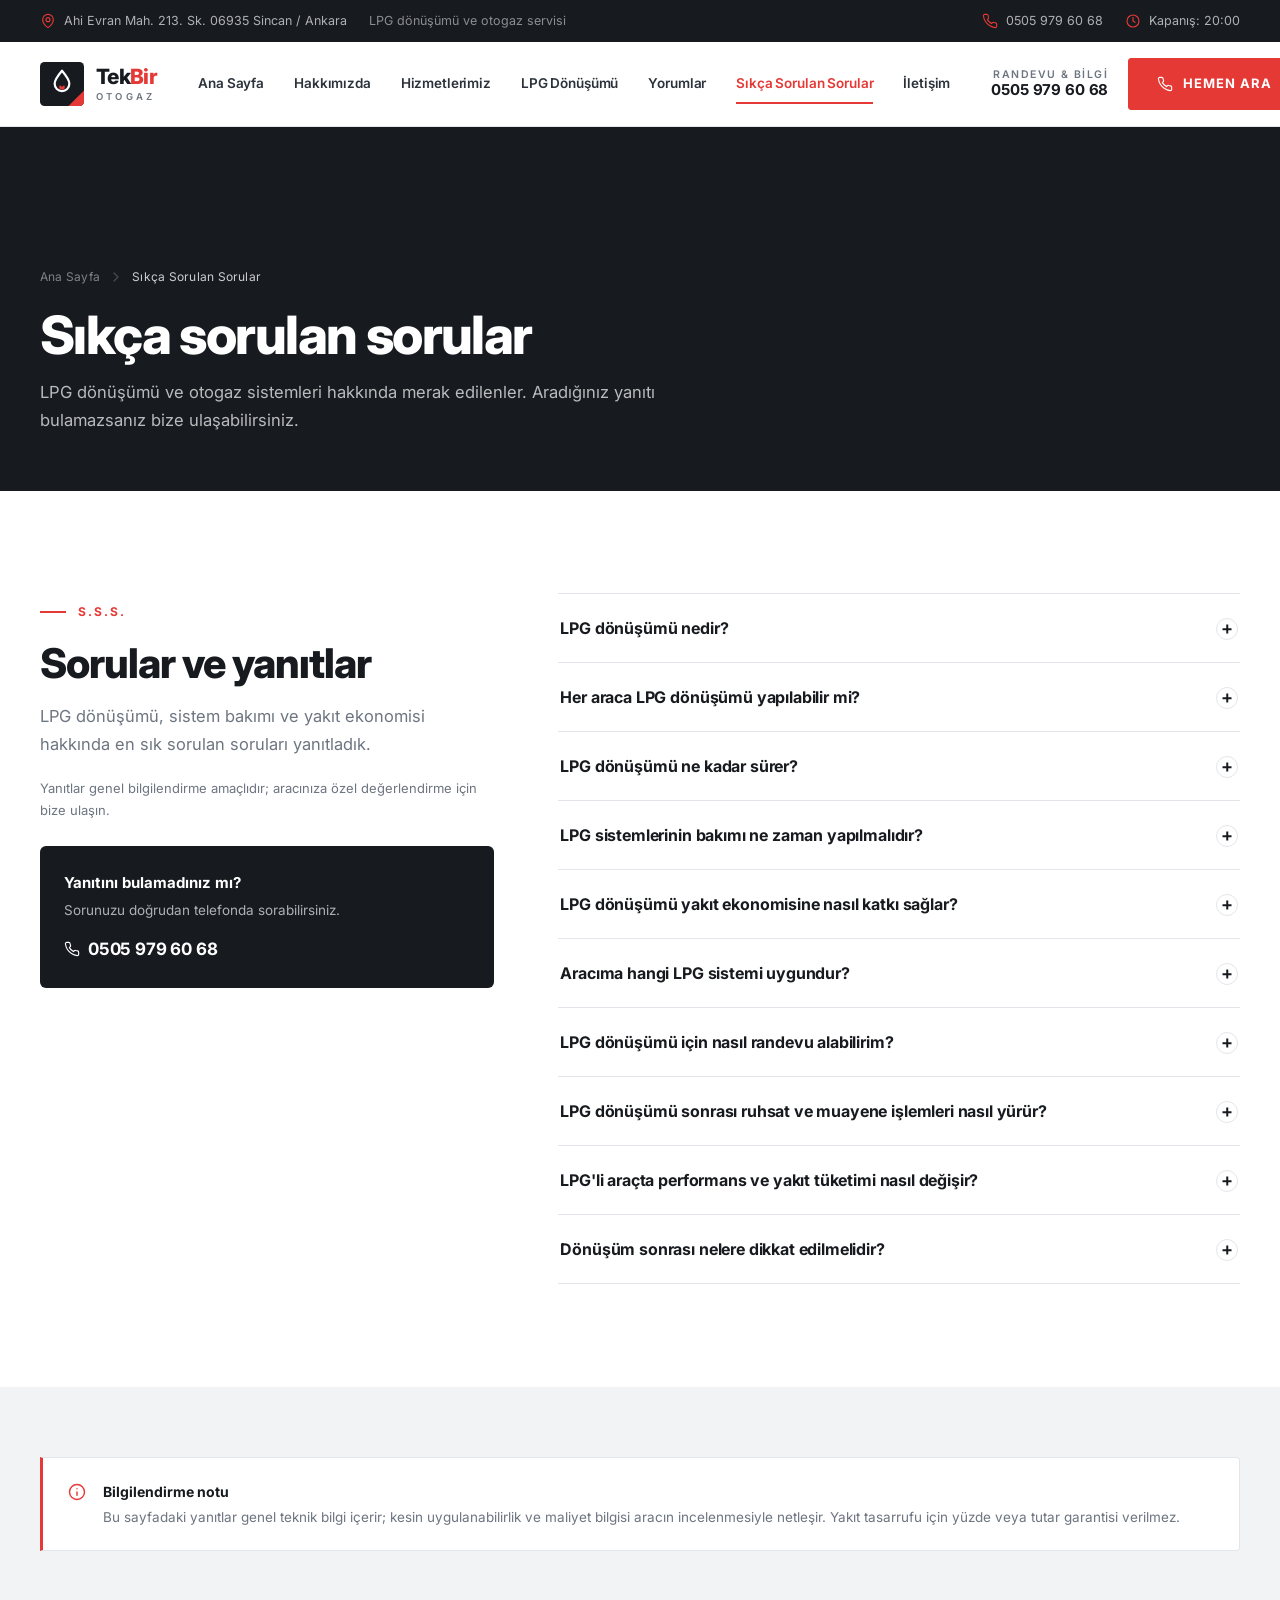
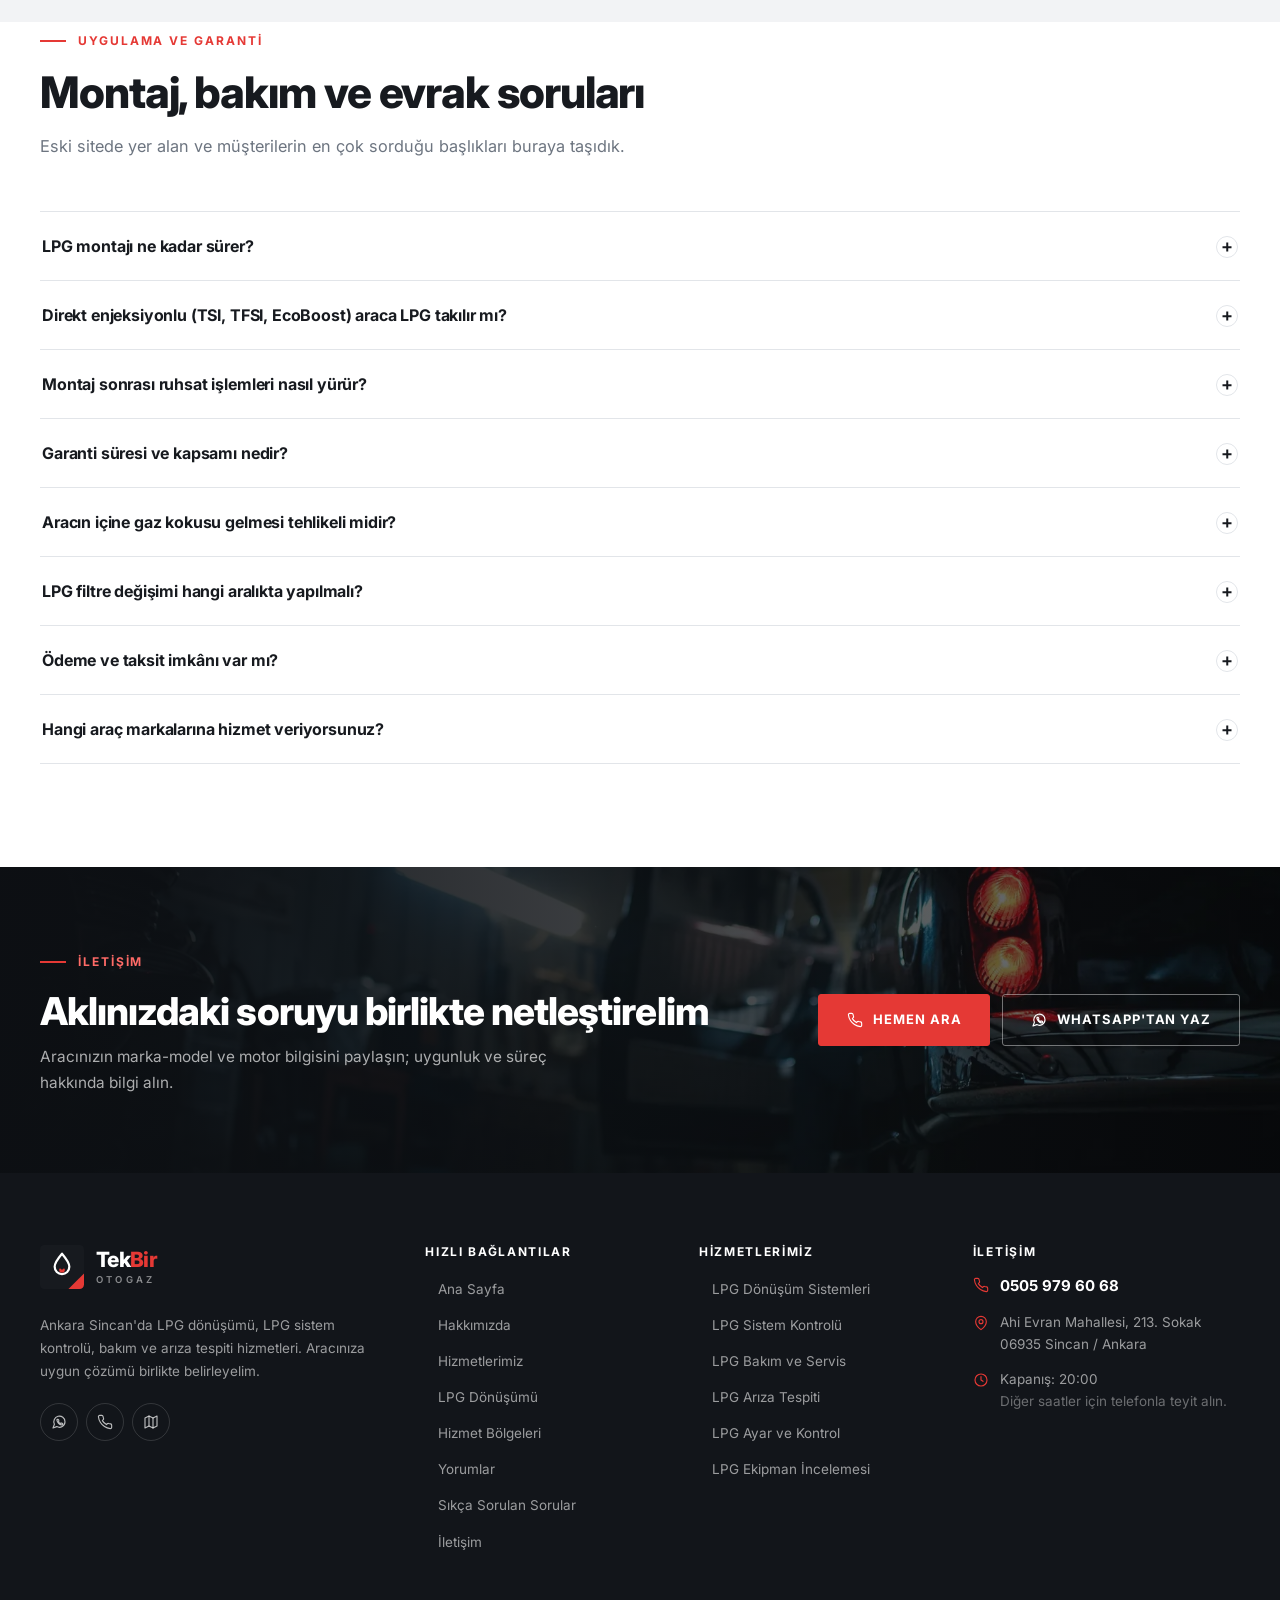
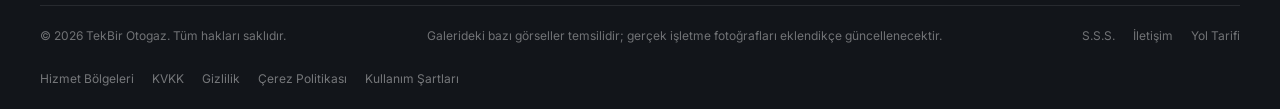
<file: sikca-sorulan-sorular.html>
<!DOCTYPE html>
<html lang="tr">
<head>
  <meta charset="utf-8">
  <meta name="viewport" content="width=device-width, initial-scale=1">
  <script>document.documentElement.classList.add('js');</script>

  <title>Sıkça Sorulan Sorular | LPG Dönüşümü – TekBir Otogaz</title>
  <meta name="description" content="LPG dönüşümü nedir, her araca yapılır mı, ne kadar sürer, bakım aralığı ve yakıt ekonomisi hakkında sık sorulan soruların yanıtları.">
  <link rel="canonical" href="https://www.tekbirtogaz.com/sikca-sorulan-sorular.html">
  <meta name="robots" content="index, follow, max-image-preview:large">
  <meta name="author" content="TekBir Otogaz">
  <meta name="theme-color" content="#171A1F">
  <meta name="geo.region" content="TR-06">
  <meta name="geo.placename" content="Sincan, Ankara">
  <meta name="geo.position" content="39.9663049;32.5727663">

  <meta property="og:locale" content="tr_TR">
  <meta property="og:type" content="website">
  <meta property="og:site_name" content="TekBir Otogaz">
  <meta property="og:title" content="Sıkça Sorulan Sorular | TekBir Otogaz">
  <meta property="og:description" content="LPG dönüşümü ve otogaz sistemleri hakkında sık sorulan soruların yanıtları.">
  <meta property="og:url" content="https://www.tekbirtogaz.com/sikca-sorulan-sorular.html">
  <meta property="og:image" content="https://www.tekbirtogaz.com/assets/img/og-tekbir-otogaz.jpg">
  <meta property="og:image:width" content="1200">
  <meta property="og:image:height" content="630">
  <meta property="og:image:alt" content="TekBir Otogaz – Ankara Sincan LPG dönüşüm servisi">
  <meta name="twitter:card" content="summary_large_image">
  <meta name="twitter:title" content="Sıkça Sorulan Sorular | TekBir Otogaz">
  <meta name="twitter:description" content="LPG dönüşümü ve otogaz sistemleri hakkında sık sorulan soruların yanıtları.">
  <meta name="twitter:image" content="https://www.tekbirtogaz.com/assets/img/og-tekbir-otogaz.jpg">

  <link rel="preconnect" href="https://fonts.googleapis.com">
  <link rel="preconnect" href="https://fonts.gstatic.com" crossorigin>
  <link href="https://fonts.googleapis.com/css2?family=Inter:wght@400;500;600;700;800&display=swap" rel="stylesheet">
  <link rel="stylesheet" href="assets/css/style.css">
  <link rel="icon" href="assets/img/favicon.svg" type="image/svg+xml">
  <link rel="apple-touch-icon" href="assets/img/apple-touch-icon.png">
  <link rel="manifest" href="site.webmanifest">
  <script type="application/ld+json">
  {
    "@context": "https://schema.org",
    "@type": "FAQPage",
    "mainEntity": [
      {
        "@type": "Question",
        "name": "LPG dönüşümü nedir?",
        "acceptedAnswer": {
          "@type": "Answer",
          "text": "LPG dönüşümü, benzinle çalışan bir araca LPG (otogaz) sistemi eklenerek aracın LPG ile de çalışabilmesini sağlayan uygulamadır. Sistem; tank, regülatör, valf, enjeksiyon birimi ve elektronik kontrol ünitesi gibi bileşenlerden oluşur. Uygulama, aracın motor yapısına ve kullanım biçimine göre planlanır."
        }
      },
      {
        "@type": "Question",
        "name": "Her araca LPG dönüşümü yapılabilir mi?",
        "acceptedAnswer": {
          "@type": "Answer",
          "text": "Her araç için uygunluk aynı değildir. Motor tipi (özellikle direkt enjeksiyonlu motorlar), motor hacmi, araç yaşı, bagaj yapısı ve yedek lastik boşluğu gibi etkenler belirleyicidir. Mevzuat şartları da sürece dahildir. Kesin değerlendirme, aracın yerinde incelenmesiyle yapılır."
        }
      },
      {
        "@type": "Question",
        "name": "LPG dönüşümü ne kadar sürer?",
        "acceptedAnswer": {
          "@type": "Answer",
          "text": "Süre; araç modeli, seçilen sistem, montaj kapsamı ve atölye yoğunluğuna göre değişir. Aynı gün tamamlanan uygulamalar olabileceği gibi daha uzun süren işler de olabilir. Randevu alırken aracınız için tahmini süre bilgisi verilir."
        }
      },
      {
        "@type": "Question",
        "name": "LPG sistemlerinin bakımı ne zaman yapılmalıdır?",
        "acceptedAnswer": {
          "@type": "Answer",
          "text": "Bakım aralığı, sistem üreticisinin önerilerine ve aracın kullanımına göre değişir. Genellikle belirli kilometre aralıklarında filtre ve bileşen kontrolü önerilir. Aracınızdaki LPG kiti için önerilen aralığı öğrenmek üzere bize danışabilirsiniz."
        }
      },
      {
        "@type": "Question",
        "name": "LPG dönüşümü yakıt ekonomisine nasıl katkı sağlar?",
        "acceptedAnswer": {
          "@type": "Answer",
          "text": "LPG, benzinin litresine göre genellikle daha düşük fiyatlı bir yakıttır; bu nedenle kilometre başına yakıt maliyeti düşebilir. Ancak LPG'nin enerji içeriği benzinden farklıdır ve tüketim litre bazında artabilir. Net tasarruf; araç, sürüş biçimi, sistem ayarları ve güncel yakıt fiyatlarına göre değişir. Yüzde veya tutar garantisi verilemez."
        }
      },
      {
        "@type": "Question",
        "name": "Aracıma hangi LPG sistemi uygundur?",
        "acceptedAnswer": {
          "@type": "Answer",
          "text": "Sıralı sistem ve sıvı enjeksiyon gibi farklı sistem tipleri vardır; uygunluk motor yapısına, aracın yaşına ve kullanım biçimine göre değişir. Aracınızın motor kodunu ve kullanım bilgilerini paylaşarak ön değerlendirme alabilirsiniz."
        }
      },
      {
        "@type": "Question",
        "name": "LPG dönüşümü için nasıl randevu alabilirim?",
        "acceptedAnswer": {
          "@type": "Answer",
          "text": "0505 979 60 68 numaralı telefondan arayabilir veya WhatsApp üzerinden yazabilirsiniz. Araç marka-model, motor bilgisi ve uygun gün tercihinizi iletmeniz yeterlidir."
        }
      },
      {
        "@type": "Question",
        "name": "LPG dönüşümü sonrası ruhsat ve muayene işlemleri nasıl yürür?",
        "acceptedAnswer": {
          "@type": "Answer",
          "text": "Dönüşüm sonrası tadilat işlemleri, sızdırmazlık raporu ve araç muayenesi gibi adımlar mevzuata tabidir. Güncel süreç, gerekli belgeler ve yetkili kurumlar değişebildiğinden dönüşüm öncesinde bize danışmanızı ve resmî kaynakları kontrol etmenizi öneririz."
        }
      },
      {
        "@type": "Question",
        "name": "LPG'li araçta performans ve yakıt tüketimi nasıl değişir?",
        "acceptedAnswer": {
          "@type": "Answer",
          "text": "Doğru sistem seçimi ve uygun ayarlarla motor performansı benzinli kullanıma yakın kalabilir. LPG'nin enerji içeriği benzinden farklı olduğu için litre bazında tüketim artabilir; bu nedenle maliyet hesabı yapılırken litre fiyatı ve tüketim birlikte değerlendirilmelidir."
        }
      },
      {
        "@type": "Question",
        "name": "Dönüşüm sonrası nelere dikkat edilmelidir?",
        "acceptedAnswer": {
          "@type": "Answer",
          "text": "Periyodik bakım, filtre değişimi, kaçak kontrolü ve sistem ayarlarının düzenli yapılması önemlidir. Bagajdaki tankın kullanım kurallarına uyulmalı; olağan dışı bir koku, ses veya performans değişimi fark edildiğinde araç kullanılmadan servise başvurulmalıdır."
        }
      }
    ]
  }
  </script>
<script type="application/ld+json">
  {
    "@context": "https://schema.org",
    "@type": "BreadcrumbList",
    "itemListElement": [
      {
        "@type": "ListItem",
        "position": 1,
        "name": "Ana Sayfa",
        "item": "https://www.tekbirtogaz.com/"
      },
      {
        "@type": "ListItem",
        "position": 2,
        "name": "Sıkça Sorulan Sorular",
        "item": "https://www.tekbirtogaz.com/sikca-sorulan-sorular.html"
      }
    ]
  }
  </script>
</head>

<body>
  <a class="skip-link" href="#main">İçeriğe geç</a>

  <div class="topbar">
    <div class="container topbar__inner">
      <div class="topbar__group">
        <span class="topbar__item">
          <svg class="icon icon--sm" aria-hidden="true"><use href="assets/img/icons.svg#i-pin"></use></svg>
          Ahi Evran Mah. 213. Sk. 06935 Sincan / Ankara
        </span>
        <span class="topbar__item topbar__note">LPG dönüşümü ve otogaz servisi</span>
      </div>
      <div class="topbar__group">
        <a class="topbar__item" href="tel:+905059796068">
          <svg class="icon icon--sm" aria-hidden="true"><use href="assets/img/icons.svg#i-phone"></use></svg>
          0505 979 60 68
        </a>
        <span class="topbar__item">
          <svg class="icon icon--sm" aria-hidden="true"><use href="assets/img/icons.svg#i-clock"></use></svg>
          Kapanış: 20:00
        </span>
      </div>
    </div>
  </div>

  <header class="site-header" id="site-header">
    <div class="container header__inner">
      <a class="logo" href="index.html" aria-label="TekBir Otogaz ana sayfa">
        <svg class="logo__mark" viewBox="0 0 48 48" aria-hidden="true" focusable="false">
          <rect width="48" height="48" rx="5" fill="#171A1F"/>
          <path d="M48 31v12a5 5 0 0 1-5 5H31z" fill="#E53935"/>
          <path d="M24 9.5c5.2 6.1 8 10.2 8 14.2a8 8 0 0 1-16 0c0-4 2.8-8.1 8-14.2z" fill="none" stroke="#fff" stroke-width="2.4" stroke-linejoin="round"/>
          <path d="M24 27.4c1.6-2.2 3.1-2.2 3.1-.4a3.1 3.1 0 0 1-6.2 0c0-1.8 1.5-1.8 3.1.4z" fill="#E53935"/>
        </svg>
        <span class="logo__text">
          <span class="logo__name">Tek<span>Bir</span></span>
          <span class="logo__sub">Otogaz</span>
        </span>
      </a>

      <nav class="nav" aria-label="Ana menü">
        <a class="nav__link" href="index.html">Ana Sayfa</a>
        <a class="nav__link" href="hakkimizda.html">Hakkımızda</a>
        <a class="nav__link" href="hizmetlerimiz.html">Hizmetlerimiz</a>
        <a class="nav__link" href="lpg-donusumu.html">LPG Dönüşümü</a>
        <a class="nav__link" href="yorumlar.html">Yorumlar</a>
        <a class="nav__link" href="sikca-sorulan-sorular.html" aria-current="page">Sıkça Sorulan Sorular</a>
        <a class="nav__link" href="iletisim.html">İletişim</a>
      </nav>

      <div class="header__actions">
        <div class="header__phone">
          <span>Randevu &amp; Bilgi</span>
          <strong><a href="tel:+905059796068">0505 979 60 68</a></strong>
        </div>
        <a class="btn btn--primary header__cta" href="tel:+905059796068">
          <svg class="icon icon--sm" aria-hidden="true"><use href="assets/img/icons.svg#i-phone"></use></svg>
          Hemen Ara
        </a>
        <button class="burger" type="button" aria-label="Menüyü aç" aria-expanded="false" aria-controls="mobile-nav">
          <span class="burger__box"><span></span><span></span><span></span></span>
        </button>
      </div>
    </div>
  </header>

  <div class="mobile-nav" id="mobile-nav" aria-hidden="true">
    <nav aria-label="Mobil menü">
      <ul class="mobile-nav__list">
        <li><a class="mobile-nav__link" href="index.html">Ana Sayfa <svg class="icon icon--sm" aria-hidden="true"><use href="assets/img/icons.svg#i-chevron-right"></use></svg></a></li>
        <li><a class="mobile-nav__link" href="hakkimizda.html">Hakkımızda <svg class="icon icon--sm" aria-hidden="true"><use href="assets/img/icons.svg#i-chevron-right"></use></svg></a></li>
        <li><a class="mobile-nav__link" href="hizmetlerimiz.html">Hizmetlerimiz <svg class="icon icon--sm" aria-hidden="true"><use href="assets/img/icons.svg#i-chevron-right"></use></svg></a></li>
        <li><a class="mobile-nav__link" href="lpg-donusumu.html">LPG Dönüşümü <svg class="icon icon--sm" aria-hidden="true"><use href="assets/img/icons.svg#i-chevron-right"></use></svg></a></li>
        <li><a class="mobile-nav__link" href="hizmet-bolgeleri.html">Hizmet Bölgeleri <svg class="icon icon--sm" aria-hidden="true"><use href="assets/img/icons.svg#i-chevron-right"></use></svg></a></li>
        <li><a class="mobile-nav__link" href="yorumlar.html">Yorumlar <svg class="icon icon--sm" aria-hidden="true"><use href="assets/img/icons.svg#i-chevron-right"></use></svg></a></li>
        <li><a class="mobile-nav__link" href="sikca-sorulan-sorular.html" aria-current="page">Sıkça Sorulan Sorular <svg class="icon icon--sm" aria-hidden="true"><use href="assets/img/icons.svg#i-chevron-right"></use></svg></a></li>
        <li><a class="mobile-nav__link" href="iletisim.html">İletişim <svg class="icon icon--sm" aria-hidden="true"><use href="assets/img/icons.svg#i-chevron-right"></use></svg></a></li>
      </ul>
    </nav>
    <div class="mobile-nav__actions">
      <a class="btn btn--primary btn--block" href="tel:+905059796068">
        <svg class="icon icon--sm" aria-hidden="true"><use href="assets/img/icons.svg#i-phone"></use></svg>
        Hemen Ara · 0505 979 60 68
      </a>
      <a class="btn btn--outline btn--block" href="https://wa.me/905059796068" target="_blank" rel="noopener">
        <svg class="icon icon--sm" aria-hidden="true"><use href="assets/img/icons.svg#i-whatsapp"></use></svg>
        WhatsApp'tan Yaz
      </a>
    </div>
    <div class="mobile-nav__meta">
      <p>Ahi Evran Mah. 213. Sk. 06935 Sincan / Ankara</p>
      <p>Kapanış: 20:00 · Diğer saatler için telefonla teyit alın.</p>
    </div>
  </div>

  <main id="main">
    <section class="page-hero">

      <div class="container page-hero__inner">
        <ul class="breadcrumb">
          <li><a href="index.html">Ana Sayfa</a></li>
          <li><svg class="icon icon--sm" aria-hidden="true"><use href="assets/img/icons.svg#i-chevron-right"></use></svg></li>
          <li><span aria-current="page">Sıkça Sorulan Sorular</span></li>
        </ul>
        <h1>Sıkça sorulan sorular</h1>
        <p>LPG dönüşümü ve otogaz sistemleri hakkında merak edilenler. Aradığınız yanıtı bulamazsanız bize ulaşabilirsiniz.</p>
      </div>
    </section>
    <section class="section">
      <div class="container faq__inner">
        <div class="faq__aside reveal">
          <span class="eyebrow">S.S.S.</span>
          <h2>Sorular ve yanıtlar</h2>
          <p>LPG dönüşümü, sistem bakımı ve yakıt ekonomisi hakkında en sık sorulan soruları yanıtladık.</p>
          <p style="font-size:13px;">Yanıtlar genel bilgilendirme amaçlıdır; aracınıza özel değerlendirme için bize ulaşın.</p>
          <div class="faq__call">
            <strong>Yanıtını bulamadınız mı?</strong>
            Sorunuzu doğrudan telefonda sorabilirsiniz.
            <a href="tel:+905059796068">
              <svg class="icon icon--sm" aria-hidden="true"><use href="assets/img/icons.svg#i-phone"></use></svg>
              0505 979 60 68
            </a>
          </div>
        </div>
        <div class="accordion" data-accordion>
          <details class="acc-item reveal" id="soru-1">
            <summary>LPG dönüşümü nedir?<span class="acc-item__icon" aria-hidden="true"></span></summary>
            <div class="acc-item__body">
              <p>LPG dönüşümü, benzinle çalışan bir araca LPG (otogaz) sistemi eklenerek aracın LPG ile de çalışabilmesini sağlayan uygulamadır. Sistem; tank, regülatör, valf, enjeksiyon birimi ve elektronik kontrol ünitesi gibi bileşenlerden oluşur. Uygulama, aracın motor yapısına ve kullanım biçimine göre planlanır.</p>
            </div>
          </details>
          <details class="acc-item reveal" id="soru-2">
            <summary>Her araca LPG dönüşümü yapılabilir mi?<span class="acc-item__icon" aria-hidden="true"></span></summary>
            <div class="acc-item__body">
              <p>Her araç için uygunluk aynı değildir. Motor tipi (özellikle direkt enjeksiyonlu motorlar), motor hacmi, araç yaşı, bagaj yapısı ve yedek lastik boşluğu gibi etkenler belirleyicidir. Mevzuat şartları da sürece dahildir. Kesin değerlendirme, aracın yerinde incelenmesiyle yapılır.</p>
            </div>
          </details>
          <details class="acc-item reveal" id="soru-3">
            <summary>LPG dönüşümü ne kadar sürer?<span class="acc-item__icon" aria-hidden="true"></span></summary>
            <div class="acc-item__body">
              <p>Süre; araç modeli, seçilen sistem, montaj kapsamı ve atölye yoğunluğuna göre değişir. Aynı gün tamamlanan uygulamalar olabileceği gibi daha uzun süren işler de olabilir. Randevu alırken aracınız için tahmini süre bilgisi verilir.</p>
            </div>
          </details>
          <details class="acc-item reveal" id="soru-4">
            <summary>LPG sistemlerinin bakımı ne zaman yapılmalıdır?<span class="acc-item__icon" aria-hidden="true"></span></summary>
            <div class="acc-item__body">
              <p>Bakım aralığı, sistem üreticisinin önerilerine ve aracın kullanımına göre değişir. Genellikle belirli kilometre aralıklarında filtre ve bileşen kontrolü önerilir. Aracınızdaki LPG kiti için önerilen aralığı öğrenmek üzere bize danışabilirsiniz.</p>
            </div>
          </details>
          <details class="acc-item reveal" id="soru-5">
            <summary>LPG dönüşümü yakıt ekonomisine nasıl katkı sağlar?<span class="acc-item__icon" aria-hidden="true"></span></summary>
            <div class="acc-item__body">
              <p>LPG, benzinin litresine göre genellikle daha düşük fiyatlı bir yakıttır; bu nedenle kilometre başına yakıt maliyeti düşebilir. Ancak LPG'nin enerji içeriği benzinden farklıdır ve tüketim litre bazında artabilir. Net tasarruf; araç, sürüş biçimi, sistem ayarları ve güncel yakıt fiyatlarına göre değişir. Yüzde veya tutar garantisi verilemez.</p>
            </div>
          </details>
          <details class="acc-item reveal" id="soru-6">
            <summary>Aracıma hangi LPG sistemi uygundur?<span class="acc-item__icon" aria-hidden="true"></span></summary>
            <div class="acc-item__body">
              <p>Sıralı sistem ve sıvı enjeksiyon gibi farklı sistem tipleri vardır; uygunluk motor yapısına, aracın yaşına ve kullanım biçimine göre değişir. Aracınızın motor kodunu ve kullanım bilgilerini paylaşarak ön değerlendirme alabilirsiniz.</p>
            </div>
          </details>
          <details class="acc-item reveal" id="soru-7">
            <summary>LPG dönüşümü için nasıl randevu alabilirim?<span class="acc-item__icon" aria-hidden="true"></span></summary>
            <div class="acc-item__body">
              <p>0505 979 60 68 numaralı telefondan arayabilir veya WhatsApp üzerinden yazabilirsiniz. Araç marka-model, motor bilgisi ve uygun gün tercihinizi iletmeniz yeterlidir.</p>
            </div>
          </details>
          <details class="acc-item reveal" id="soru-8">
            <summary>LPG dönüşümü sonrası ruhsat ve muayene işlemleri nasıl yürür?<span class="acc-item__icon" aria-hidden="true"></span></summary>
            <div class="acc-item__body">
              <p>Dönüşüm sonrası tadilat işlemleri, sızdırmazlık raporu ve araç muayenesi gibi adımlar mevzuata tabidir. Güncel süreç, gerekli belgeler ve yetkili kurumlar değişebildiğinden dönüşüm öncesinde bize danışmanızı ve resmî kaynakları kontrol etmenizi öneririz.</p>
            </div>
          </details>
          <details class="acc-item reveal" id="soru-9">
            <summary>LPG'li araçta performans ve yakıt tüketimi nasıl değişir?<span class="acc-item__icon" aria-hidden="true"></span></summary>
            <div class="acc-item__body">
              <p>Doğru sistem seçimi ve uygun ayarlarla motor performansı benzinli kullanıma yakın kalabilir. LPG'nin enerji içeriği benzinden farklı olduğu için litre bazında tüketim artabilir; bu nedenle maliyet hesabı yapılırken litre fiyatı ve tüketim birlikte değerlendirilmelidir.</p>
            </div>
          </details>
          <details class="acc-item reveal" id="soru-10">
            <summary>Dönüşüm sonrası nelere dikkat edilmelidir?<span class="acc-item__icon" aria-hidden="true"></span></summary>
            <div class="acc-item__body">
              <p>Periyodik bakım, filtre değişimi, kaçak kontrolü ve sistem ayarlarının düzenli yapılması önemlidir. Bagajdaki tankın kullanım kurallarına uyulmalı; olağan dışı bir koku, ses veya performans değişimi fark edildiğinde araç kullanılmadan servise başvurulmalıdır.</p>
            </div>
          </details>
        </div>
      </div>
    </section>

    <section class="section section--tight bg-grey">
      <div class="container">
        <div class="callout">
          <svg class="icon" aria-hidden="true"><use href="assets/img/icons.svg#i-info"></use></svg>
          <div>
            <strong>Bilgilendirme notu</strong>
            Bu sayfadaki yanıtlar genel teknik bilgi içerir; kesin uygulanabilirlik ve maliyet bilgisi aracın incelenmesiyle netleşir. Yakıt tasarrufu için yüzde veya tutar garantisi verilmez.
          </div>
        </div>
      </div>
    </section>

    <section class="section section--no-top">
      <div class="container">
        <div class="section-head reveal">
          <span class="eyebrow">Uygulama ve Garanti</span>
          <h2>Montaj, bakım ve evrak soruları</h2>
          <p>Eski sitede yer alan ve müşterilerin en çok sorduğu başlıkları buraya taşıdık.</p>
        </div>
        <div class="accordion" data-accordion>
          <details class="acc-item reveal">
            <summary>LPG montajı ne kadar sürer?<span class="acc-item__icon" aria-hidden="true"></span></summary>
            <div class="acc-item__body">
              <p>Süre; silindir sayısı, sistem tipi ve montaj kapsamına göre değişir. Standart dört silindirli bir araçta işlem genellikle aynı gün içinde tamamlanır. Kesin süre, randevu sırasında aracınıza göre bildirilir.</p>
            </div>
          </details>
          <details class="acc-item reveal">
            <summary>Direkt enjeksiyonlu (TSI, TFSI, EcoBoost) araca LPG takılır mı?<span class="acc-item__icon" aria-hidden="true"></span></summary>
            <div class="acc-item__body">
              <p>Direkt püskürtmeli motorlarda karma veya sıvı LPG sistemleri değerlendirilir. Bu dönüşümde benzin enjektörlerinin ve yüksek basınç pompasının korunması gerekir. Uygunluk, motor koduna göre incelenir.</p>
            </div>
          </details>
          <details class="acc-item reveal">
            <summary>Montaj sonrası ruhsat işlemleri nasıl yürür?<span class="acc-item__icon" aria-hidden="true"></span></summary>
            <div class="acc-item__body">
              <p>Montaj sonrasında proje ve fatura evrakları teslim edilir. Araç muayeneye götürülür, ardından ruhsata işletme işlemi yapılır. Evrak listesi ve sıralama, işlem sırasında ayrıntılı olarak anlatılır.</p>
            </div>
          </details>
          <details class="acc-item reveal">
            <summary>Garanti süresi ve kapsamı nedir?<span class="acc-item__icon" aria-hidden="true"></span></summary>
            <div class="acc-item__body">
              <p>Garanti; kit, işçilik ve işlem türüne göre değişir. Kapsam ve süre, montaj öncesinde yazılı olarak bildirilir. Garanti şartları için satın alınan kite ve işletmeye ait güncel bilgilere bakılmalıdır.</p>
            </div>
          </details>
          <details class="acc-item reveal">
            <summary>Aracın içine gaz kokusu gelmesi tehlikeli midir?<span class="acc-item__icon" aria-hidden="true"></span></summary>
            <div class="acc-item__body">
              <p>Gaz kokusu, kontrol edilmesi gereken bir belirtidir. Regülatör diyaframı, gevşek kelepçe veya yıpranmış hortum kaynaklı olabilir. Kokuyu fark ettiğinizde aracı kullanmayı bırakıp bize ulaşmanız önerilir.</p>
            </div>
          </details>
          <details class="acc-item reveal">
            <summary>LPG filtre değişimi hangi aralıkta yapılmalı?<span class="acc-item__icon" aria-hidden="true"></span></summary>
            <div class="acc-item__body">
              <p>Yaygın uygulama her 10.000 km veya yılda bir değişimdir; kesin aralık sistem üreticisinin önerisine ve kullanım koşullarına göre değişir. Sıvı ve gaz fazı filtreleri birlikte değerlendirilir.</p>
            </div>
          </details>
          <details class="acc-item reveal">
            <summary>Ödeme ve taksit imkânı var mı?<span class="acc-item__icon" aria-hidden="true"></span></summary>
            <div class="acc-item__body">
              <p>Ödeme seçenekleri işlem türüne ve güncel koşullara göre değişir. Nakit ve kredi kartı ile ödeme yapılabilir; taksit imkânı için işlem öncesinde bilgi almanız önerilir.</p>
            </div>
          </details>
          <details class="acc-item reveal">
            <summary>Hangi araç markalarına hizmet veriyorsunuz?<span class="acc-item__icon" aria-hidden="true"></span></summary>
            <div class="acc-item__body">
              <p>Benzinli motorlu binek araçlara hizmet verilir. Marka listesi yerine aracın motor tipi ve mevcut LPG sistemi belirleyicidir; marka-model ve motor kodu paylaşılarak ön değerlendirme alınabilir.</p>
            </div>
          </details>
        </div>
      </div>
    </section>

    <section class="cta-band">
      <div class="cta-band__bg">
        <img src="assets/img/cta-tekbir-otogaz-atolye-1800.webp" width="1800" height="900" alt="Atölye ortamında araç ve ekipmanlar (temsili görsel)" loading="lazy" decoding="async">
      </div>
      <div class="container cta-band__inner">
        <div>
          <span class="eyebrow eyebrow--light">İletişim</span>
          <h2>Aklınızdaki soruyu birlikte netleştirelim</h2>
          <p>Aracınızın marka-model ve motor bilgisini paylaşın; uygunluk ve süreç hakkında bilgi alın.</p>
        </div>
        <div class="cta-band__actions">
          <a class="btn btn--primary" href="tel:+905059796068">
            <svg class="icon icon--sm" aria-hidden="true"><use href="assets/img/icons.svg#i-phone"></use></svg>
            Hemen Ara
          </a>
          <a class="btn btn--ghost" href="https://wa.me/905059796068" target="_blank" rel="noopener">
            <svg class="icon icon--sm" aria-hidden="true"><use href="assets/img/icons.svg#i-whatsapp"></use></svg>
            WhatsApp'tan Yaz
          </a>
        </div>
      </div>
    </section>
  </main>
  <footer class="site-footer">
    <div class="container">
      <div class="footer__main">
        <div class="footer__brand">
          <a class="logo" href="index.html" aria-label="TekBir Otogaz ana sayfa">
            <svg class="logo__mark" viewBox="0 0 48 48" aria-hidden="true" focusable="false">
          <rect width="48" height="48" rx="5" fill="#171A1F"/>
          <path d="M48 31v12a5 5 0 0 1-5 5H31z" fill="#E53935"/>
          <path d="M24 9.5c5.2 6.1 8 10.2 8 14.2a8 8 0 0 1-16 0c0-4 2.8-8.1 8-14.2z" fill="none" stroke="#fff" stroke-width="2.4" stroke-linejoin="round"/>
          <path d="M24 27.4c1.6-2.2 3.1-2.2 3.1-.4a3.1 3.1 0 0 1-6.2 0c0-1.8 1.5-1.8 3.1.4z" fill="#E53935"/>
        </svg>
            <span class="logo__text">
              <span class="logo__name">Tek<span>Bir</span></span>
              <span class="logo__sub">Otogaz</span>
            </span>
          </a>
          <p>Ankara Sincan'da LPG dönüşümü, LPG sistem kontrolü, bakım ve arıza tespiti hizmetleri. Aracınıza uygun çözümü birlikte belirleyelim.</p>
          <div class="footer__social">
            <a href="https://wa.me/905059796068" target="_blank" rel="noopener" aria-label="WhatsApp ile iletişime geç">
              <svg class="icon icon--sm" aria-hidden="true"><use href="assets/img/icons.svg#i-whatsapp"></use></svg>
            </a>
            <a href="tel:+905059796068" aria-label="Telefonla ara: 0505 979 60 68">
              <svg class="icon icon--sm" aria-hidden="true"><use href="assets/img/icons.svg#i-phone"></use></svg>
            </a>
            <a href="https://www.google.com/maps/place/TekBir+Otogaz/@39.9663049,32.5727663,17z/" target="_blank" rel="noopener" aria-label="Google Maps işletme profili">
              <svg class="icon icon--sm" aria-hidden="true"><use href="assets/img/icons.svg#i-map"></use></svg>
            </a>
          </div>
        </div>

        <div>
          <h3>Hızlı Bağlantılar</h3>
          <ul class="footer__links">
            <li><a href="index.html">Ana Sayfa</a></li>
            <li><a href="hakkimizda.html">Hakkımızda</a></li>
            <li><a href="hizmetlerimiz.html">Hizmetlerimiz</a></li>
            <li><a href="lpg-donusumu.html">LPG Dönüşümü</a></li>
            <li><a href="hizmet-bolgeleri.html">Hizmet Bölgeleri</a></li>
            <li><a href="yorumlar.html">Yorumlar</a></li>
            <li><a href="sikca-sorulan-sorular.html">Sıkça Sorulan Sorular</a></li>
            <li><a href="iletisim.html">İletişim</a></li>
          </ul>
        </div>

        <div>
          <h3>Hizmetlerimiz</h3>
          <ul class="footer__links">
            <li><a href="hizmetlerimiz.html#lpg-donusum-sistemleri">LPG Dönüşüm Sistemleri</a></li>
            <li><a href="hizmetlerimiz.html#lpg-sistem-kontrolu">LPG Sistem Kontrolü</a></li>
            <li><a href="hizmetlerimiz.html#lpg-bakim-servis">LPG Bakım ve Servis</a></li>
            <li><a href="hizmetlerimiz.html#lpg-ariza-tespiti">LPG Arıza Tespiti</a></li>
            <li><a href="hizmetlerimiz.html#lpg-ayar-kontrol">LPG Ayar ve Kontrol</a></li>
            <li><a href="hizmetlerimiz.html#lpg-ekipman-incelemesi">LPG Ekipman İncelemesi</a></li>
          </ul>
        </div>

        <div>
          <h3>İletişim</h3>
          <ul class="footer__contact">
            <li>
              <svg class="icon icon--sm" aria-hidden="true"><use href="assets/img/icons.svg#i-phone"></use></svg>
              <span><a href="tel:+905059796068"><strong>0505 979 60 68</strong></a></span>
            </li>
            <li>
              <svg class="icon icon--sm" aria-hidden="true"><use href="assets/img/icons.svg#i-pin"></use></svg>
              <span>Ahi Evran Mahallesi, 213. Sokak<br>06935 Sincan / Ankara</span>
            </li>
            <li>
              <svg class="icon icon--sm" aria-hidden="true"><use href="assets/img/icons.svg#i-clock"></use></svg>
              <span>Kapanış: 20:00<br><span style="color: rgba(255,255,255,.38)">Diğer saatler için telefonla teyit alın.</span></span>
            </li>
          </ul>
        </div>
      </div>

      <div class="footer__bottom">
        <p>© <span data-year>2026</span> TekBir Otogaz. Tüm hakları saklıdır.</p>
        <p>Galerideki bazı görseller temsilidir; gerçek işletme fotoğrafları eklendikçe güncellenecektir.</p>
        <div class="footer__bottom-links">
          <a href="sikca-sorulan-sorular.html">S.S.S.</a>
          <a href="iletisim.html">İletişim</a>
          <a href="https://www.google.com/maps/dir/?api=1&amp;destination=39.9663049%2C32.5727663" target="_blank" rel="noopener">Yol Tarifi</a>
        </div>
        <div class="footer__legal">
          <a href="hizmet-bolgeleri.html">Hizmet Bölgeleri</a>
          <a href="kvkk.html">KVKK</a>
          <a href="gizlilik-politikasi.html">Gizlilik</a>
          <a href="cerez-politikasi.html">Çerez Politikası</a>
          <a href="kullanim-sartlari.html">Kullanım Şartları</a>
        </div>
      </div>
    </div>
  </footer>

  <nav class="mobile-bar" aria-label="Hızlı iletişim">
    <div class="mobile-bar__inner">
      <a class="is-primary" href="tel:+905059796068">
        <svg class="icon" aria-hidden="true"><use href="assets/img/icons.svg#i-phone"></use></svg>
        Telefon Et
      </a>
      <a href="https://wa.me/905059796068" target="_blank" rel="noopener">
        <svg class="icon" aria-hidden="true"><use href="assets/img/icons.svg#i-whatsapp"></use></svg>
        WhatsApp
      </a>
      <a href="https://www.google.com/maps/dir/?api=1&amp;destination=39.9663049%2C32.5727663" target="_blank" rel="noopener">
        <svg class="icon" aria-hidden="true"><use href="assets/img/icons.svg#i-pin"></use></svg>
        Yol Tarifi
      </a>
    </div>
  </nav>

  <script src="assets/js/main.js" defer></script>
</body>
</html>
</file>
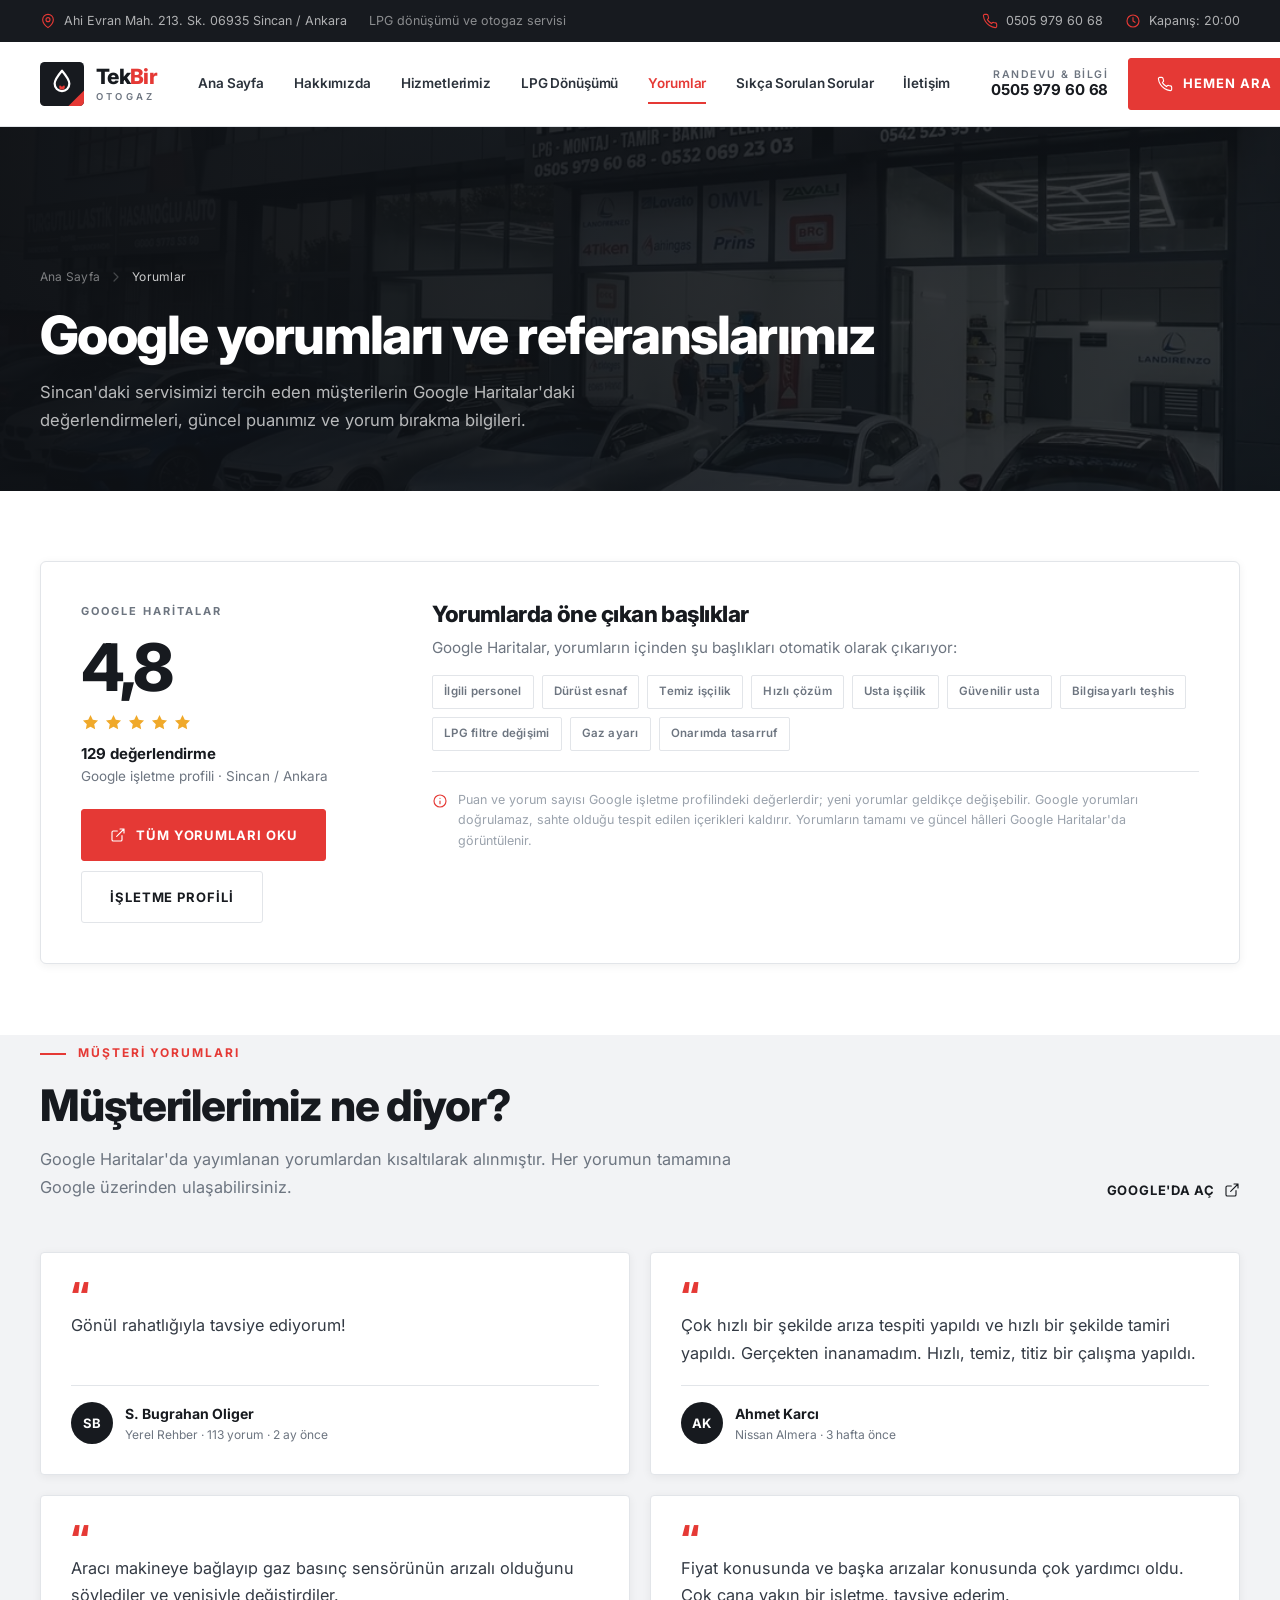
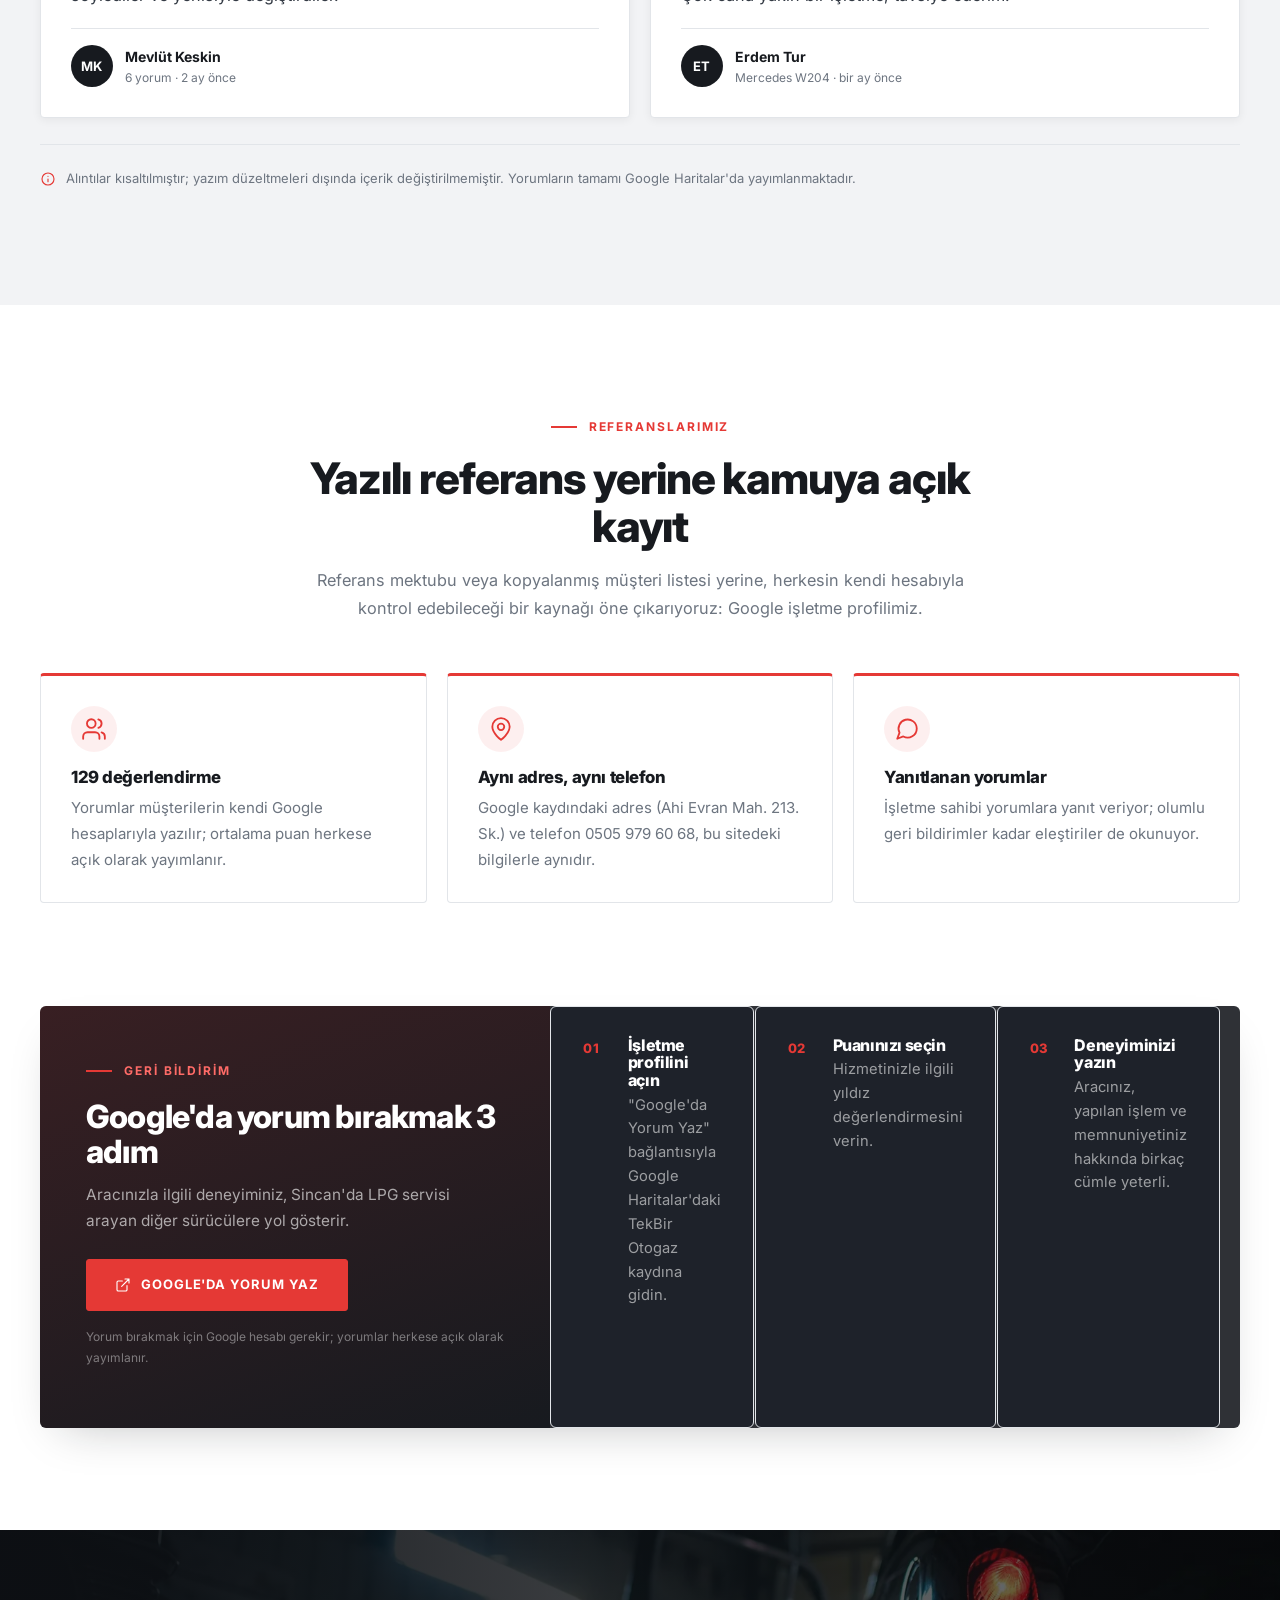
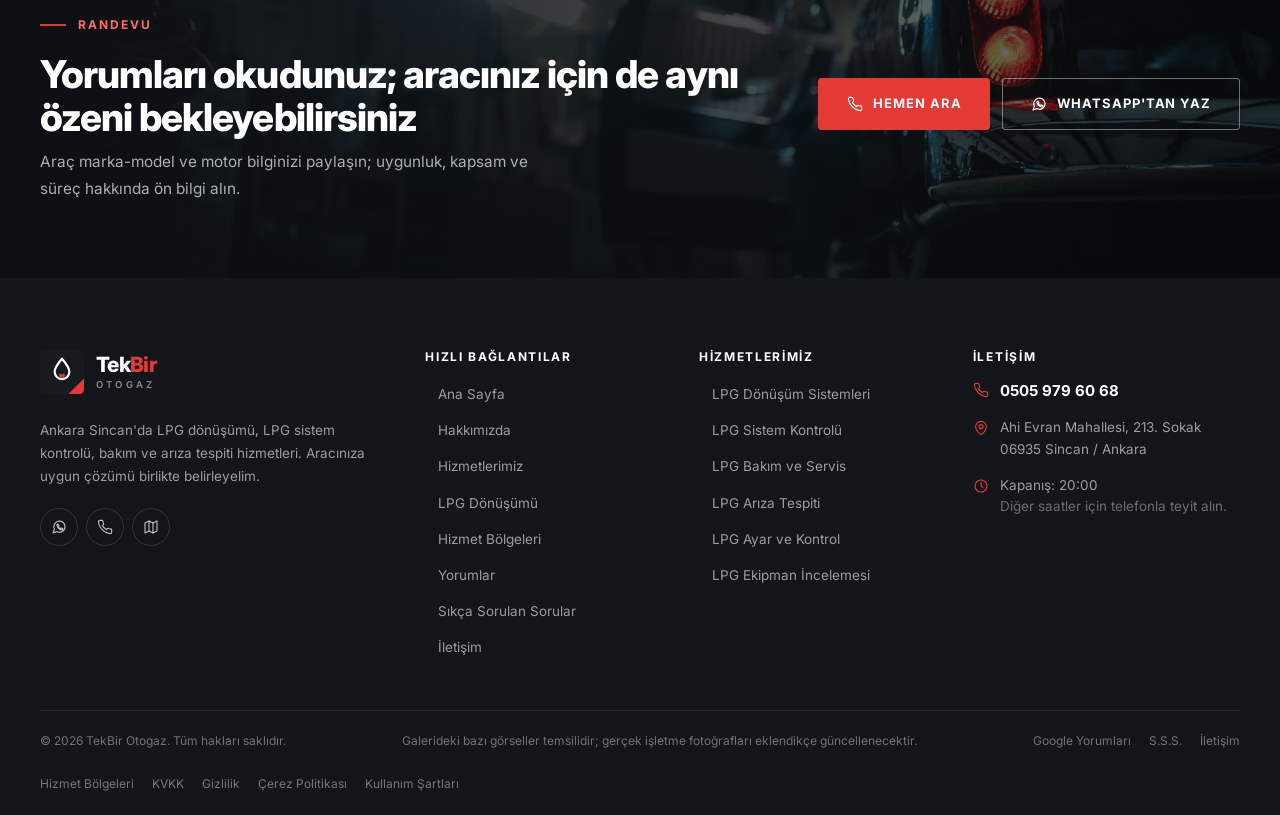
<file: yorumlar.html>
<!DOCTYPE html>
<html lang="tr">
<head>
  <meta charset="utf-8">
  <meta name="viewport" content="width=device-width, initial-scale=1">
  <script>document.documentElement.classList.add('js');</script>

  <title>Google Yorumları ve Referanslarımız | TekBir Otogaz – Sincan / Ankara</title>
  <meta name="description" content="TekBir Otogaz'ın Google Haritalar puanı 4,8 ve 129 değerlendirme. Müşteri yorumlarından alıntılar, yorum bırakma adımları ve doğrulanabilir işletme bilgileri.">
  <link rel="canonical" href="https://www.tekbirtogaz.com/yorumlar.html">
  <meta name="robots" content="index, follow, max-image-preview:large">
  <meta name="author" content="TekBir Otogaz">
  <meta name="theme-color" content="#171A1F">
  <meta name="geo.region" content="TR-06">
  <meta name="geo.placename" content="Sincan, Ankara">
  <meta name="geo.position" content="39.9663049;32.5727663">

  <meta property="og:locale" content="tr_TR">
  <meta property="og:type" content="website">
  <meta property="og:site_name" content="TekBir Otogaz">
  <meta property="og:title" content="Google Yorumları ve Referanslarımız | TekBir Otogaz">
  <meta property="og:description" content="Google Haritalar'da 4,8 puan, 129 değerlendirme. Müşteri yorumları, yorum bırakma adımları ve işletme bilgileri.">
  <meta property="og:url" content="https://www.tekbirtogaz.com/yorumlar.html">
  <meta property="og:image" content="https://www.tekbirtogaz.com/assets/img/og-tekbir-otogaz.jpg">
  <meta property="og:image:width" content="1200">
  <meta property="og:image:height" content="630">
  <meta property="og:image:alt" content="TekBir Otogaz – Ankara Sincan LPG dönüşüm servisi">
  <meta name="twitter:card" content="summary_large_image">
  <meta name="twitter:title" content="Google Yorumları ve Referanslarımız | TekBir Otogaz">
  <meta name="twitter:description" content="Google Haritalar'da 4,8 puan, 129 değerlendirme. Müşteri yorumları ve yorum bırakma bilgileri.">
  <meta name="twitter:image" content="https://www.tekbirtogaz.com/assets/img/og-tekbir-otogaz.jpg">

  <link rel="preconnect" href="https://fonts.googleapis.com">
  <link rel="preconnect" href="https://fonts.gstatic.com" crossorigin>
  <link href="https://fonts.googleapis.com/css2?family=Inter:wght@400;500;600;700;800&display=swap" rel="stylesheet">
  <link rel="stylesheet" href="assets/css/style.css">
  <link rel="icon" href="assets/img/favicon.svg" type="image/svg+xml">
  <link rel="apple-touch-icon" href="assets/img/apple-touch-icon.png">
  <link rel="manifest" href="site.webmanifest">

  <script type="application/ld+json">
  {
    "@context": "https://schema.org",
    "@type": "WebPage",
    "url": "https://www.tekbirtogaz.com/yorumlar.html",
    "name": "Google Yorumları ve Referanslarımız | TekBir Otogaz",
    "description": "TekBir Otogaz'ın Google Haritalar değerlendirmeleri, müşteri yorumları ve yorum bırakma bilgileri.",
    "inLanguage": "tr-TR",
    "about": { "@id": "https://www.tekbirtogaz.com/#business" },
    "isPartOf": { "@id": "https://www.tekbirtogaz.com/#website" }
  }
  </script>
  <script type="application/ld+json">
  {
    "@context": "https://schema.org",
    "@type": "BreadcrumbList",
    "itemListElement": [
      {
        "@type": "ListItem",
        "position": 1,
        "name": "Ana Sayfa",
        "item": "https://www.tekbirtogaz.com/"
      },
      {
        "@type": "ListItem",
        "position": 2,
        "name": "Google Yorumları ve Referanslar",
        "item": "https://www.tekbirtogaz.com/yorumlar.html"
      }
    ]
  }
  </script>
</head>

<body>
  <a class="skip-link" href="#main">İçeriğe geç</a>

  <div class="topbar">
    <div class="container topbar__inner">
      <div class="topbar__group">
        <span class="topbar__item">
          <svg class="icon icon--sm" aria-hidden="true"><use href="assets/img/icons.svg#i-pin"></use></svg>
          Ahi Evran Mah. 213. Sk. 06935 Sincan / Ankara
        </span>
        <span class="topbar__item topbar__note">LPG dönüşümü ve otogaz servisi</span>
      </div>
      <div class="topbar__group">
        <a class="topbar__item" href="tel:+905059796068">
          <svg class="icon icon--sm" aria-hidden="true"><use href="assets/img/icons.svg#i-phone"></use></svg>
          0505 979 60 68
        </a>
        <span class="topbar__item">
          <svg class="icon icon--sm" aria-hidden="true"><use href="assets/img/icons.svg#i-clock"></use></svg>
          Kapanış: 20:00
        </span>
      </div>
    </div>
  </div>

  <header class="site-header" id="site-header">
    <div class="container header__inner">
      <a class="logo" href="index.html" aria-label="TekBir Otogaz ana sayfa">
        <svg class="logo__mark" viewBox="0 0 48 48" aria-hidden="true" focusable="false">
          <rect width="48" height="48" rx="5" fill="#171A1F"/>
          <path d="M48 31v12a5 5 0 0 1-5 5H31z" fill="#E53935"/>
          <path d="M24 9.5c5.2 6.1 8 10.2 8 14.2a8 8 0 0 1-16 0c0-4 2.8-8.1 8-14.2z" fill="none" stroke="#fff" stroke-width="2.4" stroke-linejoin="round"/>
          <path d="M24 27.4c1.6-2.2 3.1-2.2 3.1-.4a3.1 3.1 0 0 1-6.2 0c0-1.8 1.5-1.8 3.1.4z" fill="#E53935"/>
        </svg>
        <span class="logo__text">
          <span class="logo__name">Tek<span>Bir</span></span>
          <span class="logo__sub">Otogaz</span>
        </span>
      </a>

      <nav class="nav" aria-label="Ana menü">
        <a class="nav__link" href="index.html">Ana Sayfa</a>
        <a class="nav__link" href="hakkimizda.html">Hakkımızda</a>
        <a class="nav__link" href="hizmetlerimiz.html">Hizmetlerimiz</a>
        <a class="nav__link" href="lpg-donusumu.html">LPG Dönüşümü</a>
        <a class="nav__link" href="yorumlar.html" aria-current="page">Yorumlar</a>
        <a class="nav__link" href="sikca-sorulan-sorular.html">Sıkça Sorulan Sorular</a>
        <a class="nav__link" href="iletisim.html">İletişim</a>
      </nav>

      <div class="header__actions">
        <div class="header__phone">
          <span>Randevu &amp; Bilgi</span>
          <strong><a href="tel:+905059796068">0505 979 60 68</a></strong>
        </div>
        <a class="btn btn--primary header__cta" href="tel:+905059796068">
          <svg class="icon icon--sm" aria-hidden="true"><use href="assets/img/icons.svg#i-phone"></use></svg>
          Hemen Ara
        </a>
        <button class="burger" type="button" aria-label="Menüyü aç" aria-expanded="false" aria-controls="mobile-nav">
          <span class="burger__box"><span></span><span></span><span></span></span>
        </button>
      </div>
    </div>
  </header>

  <div class="mobile-nav" id="mobile-nav" aria-hidden="true">
    <nav aria-label="Mobil menü">
      <ul class="mobile-nav__list">
        <li><a class="mobile-nav__link" href="index.html">Ana Sayfa <svg class="icon icon--sm" aria-hidden="true"><use href="assets/img/icons.svg#i-chevron-right"></use></svg></a></li>
        <li><a class="mobile-nav__link" href="hakkimizda.html">Hakkımızda <svg class="icon icon--sm" aria-hidden="true"><use href="assets/img/icons.svg#i-chevron-right"></use></svg></a></li>
        <li><a class="mobile-nav__link" href="hizmetlerimiz.html">Hizmetlerimiz <svg class="icon icon--sm" aria-hidden="true"><use href="assets/img/icons.svg#i-chevron-right"></use></svg></a></li>
        <li><a class="mobile-nav__link" href="lpg-donusumu.html">LPG Dönüşümü <svg class="icon icon--sm" aria-hidden="true"><use href="assets/img/icons.svg#i-chevron-right"></use></svg></a></li>
        <li><a class="mobile-nav__link" href="hizmet-bolgeleri.html">Hizmet Bölgeleri <svg class="icon icon--sm" aria-hidden="true"><use href="assets/img/icons.svg#i-chevron-right"></use></svg></a></li>
        <li><a class="mobile-nav__link" href="yorumlar.html" aria-current="page">Yorumlar <svg class="icon icon--sm" aria-hidden="true"><use href="assets/img/icons.svg#i-chevron-right"></use></svg></a></li>
        <li><a class="mobile-nav__link" href="sikca-sorulan-sorular.html">Sıkça Sorulan Sorular <svg class="icon icon--sm" aria-hidden="true"><use href="assets/img/icons.svg#i-chevron-right"></use></svg></a></li>
        <li><a class="mobile-nav__link" href="iletisim.html">İletişim <svg class="icon icon--sm" aria-hidden="true"><use href="assets/img/icons.svg#i-chevron-right"></use></svg></a></li>
      </ul>
    </nav>
    <div class="mobile-nav__actions">
      <a class="btn btn--primary btn--block" href="tel:+905059796068">
        <svg class="icon icon--sm" aria-hidden="true"><use href="assets/img/icons.svg#i-phone"></use></svg>
        Hemen Ara · 0505 979 60 68
      </a>
      <a class="btn btn--outline btn--block" href="https://wa.me/905059796068" target="_blank" rel="noopener">
        <svg class="icon icon--sm" aria-hidden="true"><use href="assets/img/icons.svg#i-whatsapp"></use></svg>
        WhatsApp'tan Yaz
      </a>
    </div>
    <div class="mobile-nav__meta">
      <p>Ahi Evran Mah. 213. Sk. 06935 Sincan / Ankara</p>
      <p>Kapanış: 20:00 · Diğer saatler için telefonla teyit alın.</p>
    </div>
  </div>

  <main id="main">
    <section class="page-hero">
      <div class="page-hero__bg" aria-hidden="true">
        <img src="assets/img/galeri-servis-atolye-1100.webp" width="1100" height="807" alt="" loading="eager" decoding="async">
      </div>
      <div class="container page-hero__inner">
        <ul class="breadcrumb">
          <li><a href="index.html">Ana Sayfa</a></li>
          <li><svg class="icon icon--sm" aria-hidden="true"><use href="assets/img/icons.svg#i-chevron-right"></use></svg></li>
          <li><span aria-current="page">Yorumlar</span></li>
        </ul>
        <h1>Google yorumları ve referanslarımız</h1>
        <p>Sincan'daki servisimizi tercih eden müşterilerin Google Haritalar'daki değerlendirmeleri, güncel puanımız ve yorum bırakma bilgileri.</p>
      </div>
    </section>

    <!-- Puan özeti -->
    <section class="section section--tight">
      <div class="container">
        <div class="rating">
          <div class="rating__score reveal">
            <span class="rating__brand">Google Haritalar</span>
            <strong class="rating__value">4,8</strong>
            <div class="stars" role="img" aria-label="5 üzerinden 4,8 puan">
              <svg viewBox="0 0 24 24" aria-hidden="true" focusable="false"><path d="M12 2.6l2.9 6 6.6.9-4.8 4.6 1.2 6.5-5.9-3.2-5.9 3.2 1.2-6.5L2.5 9.5l6.6-.9z"/></svg>
              <svg viewBox="0 0 24 24" aria-hidden="true" focusable="false"><path d="M12 2.6l2.9 6 6.6.9-4.8 4.6 1.2 6.5-5.9-3.2-5.9 3.2 1.2-6.5L2.5 9.5l6.6-.9z"/></svg>
              <svg viewBox="0 0 24 24" aria-hidden="true" focusable="false"><path d="M12 2.6l2.9 6 6.6.9-4.8 4.6 1.2 6.5-5.9-3.2-5.9 3.2 1.2-6.5L2.5 9.5l6.6-.9z"/></svg>
              <svg viewBox="0 0 24 24" aria-hidden="true" focusable="false"><path d="M12 2.6l2.9 6 6.6.9-4.8 4.6 1.2 6.5-5.9-3.2-5.9 3.2 1.2-6.5L2.5 9.5l6.6-.9z"/></svg>
              <svg viewBox="0 0 24 24" aria-hidden="true" focusable="false"><path d="M12 2.6l2.9 6 6.6.9-4.8 4.6 1.2 6.5-5.9-3.2-5.9 3.2 1.2-6.5L2.5 9.5l6.6-.9z"/></svg>
            </div>
            <p class="rating__meta"><strong>129 değerlendirme</strong><br>Google işletme profili · Sincan / Ankara</p>
            <div class="rating__actions">
              <a class="btn btn--primary" href="https://www.google.com/maps/place/TekBir+Otogaz/@39.9663049,32.5701914,17z/data=!4m17!1m8!3m7!1s0x14d33a8517006927:0xe70b67d3cc3f2761!2sTekBir+Otogaz!8m2!3d39.9663049!4d32.5727663!10e5!16s%2Fg%2F11ggnc04lq!3m7!1s0x14d33a8517006927:0xe70b67d3cc3f2761!8m2!3d39.9663049!4d32.5727663!9m1!1b1!16s%2Fg%2F11ggnc04lq?entry=ttu" target="_blank" rel="noopener">
                <svg class="icon icon--sm" aria-hidden="true"><use href="assets/img/icons.svg#i-external"></use></svg>
                Tüm Yorumları Oku
              </a>
              <a class="btn btn--outline" href="https://www.google.com/maps/place/TekBir+Otogaz/@39.9663049,32.5727663,17z/" target="_blank" rel="noopener">İşletme Profili</a>
            </div>
          </div>

          <div class="rating__notes reveal" style="--d: 80ms">
            <h2>Yorumlarda öne çıkan başlıklar</h2>
            <p>Google Haritalar, yorumların içinden şu başlıkları otomatik olarak çıkarıyor:</p>
            <ul class="tag-row">
              <li>İlgili personel</li>
              <li>Dürüst esnaf</li>
              <li>Temiz işçilik</li>
              <li>Hızlı çözüm</li>
              <li>Usta işçilik</li>
              <li>Güvenilir usta</li>
              <li>Bilgisayarlı teşhis</li>
              <li>LPG filtre değişimi</li>
              <li>Gaz ayarı</li>
              <li>Onarımda tasarruf</li>
            </ul>
            <p class="rating__disclaimer">
              <svg class="icon icon--sm" aria-hidden="true"><use href="assets/img/icons.svg#i-info"></use></svg>
              Puan ve yorum sayısı Google işletme profilindeki değerlerdir; yeni yorumlar geldikçe değişebilir. Google yorumları doğrulamaz, sahte olduğu tespit edilen içerikleri kaldırır. Yorumların tamamı ve güncel hâlleri Google Haritalar'da görüntülenir.
            </p>
          </div>
        </div>
      </div>
    </section>

    <!-- Yorumlar -->
    <section class="section section--no-top bg-grey" id="yorumlar">
      <div class="container">
        <div class="section-head-row">
          <div class="section-head reveal" style="margin-bottom: 0;">
            <span class="eyebrow">Müşteri Yorumları</span>
            <h2>Müşterilerimiz ne diyor?</h2>
            <p>Google Haritalar'da yayımlanan yorumlardan kısaltılarak alınmıştır. Her yorumun tamamına Google üzerinden ulaşabilirsiniz.</p>
          </div>
          <a class="link-arrow" href="https://www.google.com/maps/place/TekBir+Otogaz/@39.9663049,32.5727663,17z/" target="_blank" rel="noopener">Google'da Aç
            <svg class="icon icon--sm" aria-hidden="true"><use href="assets/img/icons.svg#i-external"></use></svg>
          </a>
        </div>

        <div class="review-grid">
          <blockquote class="review-card reveal">
            <p class="review-card__quote">Gönül rahatlığıyla tavsiye ediyorum!</p>
            <footer class="review-card__foot">
              <span class="avatar" aria-hidden="true">SB</span>
              <span>
                <strong class="review-card__name">S. Bugrahan Oliger</strong>
                <span class="review-card__meta">Yerel Rehber · 113 yorum · 2 ay önce</span>
              </span>
            </footer>
          </blockquote>

          <blockquote class="review-card reveal" style="--d: 70ms">
            <p class="review-card__quote">Çok hızlı bir şekilde arıza tespiti yapıldı ve hızlı bir şekilde tamiri yapıldı. Gerçekten inanamadım. Hızlı, temiz, titiz bir çalışma yapıldı.</p>
            <footer class="review-card__foot">
              <span class="avatar" aria-hidden="true">AK</span>
              <span>
                <strong class="review-card__name">Ahmet Karcı</strong>
                <span class="review-card__meta">Nissan Almera · 3 hafta önce</span>
              </span>
            </footer>
          </blockquote>

          <blockquote class="review-card reveal">
            <p class="review-card__quote">Aracı makineye bağlayıp gaz basınç sensörünün arızalı olduğunu söylediler ve yenisiyle değiştirdiler.</p>
            <footer class="review-card__foot">
              <span class="avatar" aria-hidden="true">MK</span>
              <span>
                <strong class="review-card__name">Mevlüt Keskin</strong>
                <span class="review-card__meta">6 yorum · 2 ay önce</span>
              </span>
            </footer>
          </blockquote>

          <blockquote class="review-card reveal" style="--d: 70ms">
            <p class="review-card__quote">Fiyat konusunda ve başka arızalar konusunda çok yardımcı oldu. Çok cana yakın bir işletme, tavsiye ederim.</p>
            <footer class="review-card__foot">
              <span class="avatar" aria-hidden="true">ET</span>
              <span>
                <strong class="review-card__name">Erdem Tur</strong>
                <span class="review-card__meta">Mercedes W204 · bir ay önce</span>
              </span>
            </footer>
          </blockquote>
        </div>

        <p class="gallery__foot" style="margin-top: 26px;">
          <span style="display: flex; align-items: center; gap: 10px; color: var(--muted); font-size: 13px;">
            <svg class="icon icon--sm" aria-hidden="true"><use href="assets/img/icons.svg#i-info"></use></svg>
            <span>Alıntılar kısaltılmıştır; yazım düzeltmeleri dışında içerik değiştirilmemiştir. Yorumların tamamı Google Haritalar'da yayımlanmaktadır.</span>
          </span>
        </p>
      </div>
    </section>

    <!-- Referanslarımız -->
    <section class="section" id="referanslar">
      <div class="container">
        <div class="section-head section-head--center reveal">
          <span class="eyebrow">Referanslarımız</span>
          <h2>Yazılı referans yerine kamuya açık kayıt</h2>
          <p>Referans mektubu veya kopyalanmış müşteri listesi yerine, herkesin kendi hesabıyla kontrol edebileceği bir kaynağı öne çıkarıyoruz: Google işletme profilimiz.</p>
        </div>

        <div class="proof-grid">
          <article class="proof-card reveal">
            <span class="proof-card__icon"><svg class="icon icon--lg" aria-hidden="true"><use href="assets/img/icons.svg#i-users"></use></svg></span>
            <h3>129 değerlendirme</h3>
            <p>Yorumlar müşterilerin kendi Google hesaplarıyla yazılır; ortalama puan herkese açık olarak yayımlanır.</p>
          </article>
          <article class="proof-card reveal" style="--d: 70ms">
            <span class="proof-card__icon"><svg class="icon icon--lg" aria-hidden="true"><use href="assets/img/icons.svg#i-pin"></use></svg></span>
            <h3>Aynı adres, aynı telefon</h3>
            <p>Google kaydındaki adres (Ahi Evran Mah. 213. Sk.) ve telefon 0505 979 60 68, bu sitedeki bilgilerle aynıdır.</p>
          </article>
          <article class="proof-card reveal" style="--d: 140ms">
            <span class="proof-card__icon"><svg class="icon icon--lg" aria-hidden="true"><use href="assets/img/icons.svg#i-chat"></use></svg></span>
            <h3>Yanıtlanan yorumlar</h3>
            <p>İşletme sahibi yorumlara yanıt veriyor; olumlu geri bildirimler kadar eleştiriler de okunuyor.</p>
          </article>
        </div>
      </div>
    </section>

    <!-- Yorum bırakma -->
    <section class="section section--no-top">
      <div class="container">
        <div class="howto reveal">
          <div class="howto__aside">
            <span class="eyebrow eyebrow--light">Geri Bildirim</span>
            <h2>Google'da yorum bırakmak 3 adım</h2>
            <p>Aracınızla ilgili deneyiminiz, Sincan'da LPG servisi arayan diğer sürücülere yol gösterir.</p>
            <a class="btn btn--primary" href="https://www.google.com/maps/place/TekBir+Otogaz/@39.9663049,32.5701914,17z/data=!4m17!1m8!3m7!1s0x14d33a8517006927:0xe70b67d3cc3f2761!2sTekBir+Otogaz!8m2!3d39.9663049!4d32.5727663!10e5!16s%2Fg%2F11ggnc04lq!3m7!1s0x14d33a8517006927:0xe70b67d3cc3f2761!8m2!3d39.9663049!4d32.5727663!9m1!1b1!16s%2Fg%2F11ggnc04lq?entry=ttu" target="_blank" rel="noopener">
              <svg class="icon icon--sm" aria-hidden="true"><use href="assets/img/icons.svg#i-external"></use></svg>
              Google'da Yorum Yaz
            </a>
            <p class="howto__note">Yorum bırakmak için Google hesabı gerekir; yorumlar herkese açık olarak yayımlanır.</p>
          </div>

          <ol class="steps">
            <li>
              <h3>İşletme profilini açın</h3>
              <p>"Google'da Yorum Yaz" bağlantısıyla Google Haritalar'daki TekBir Otogaz kaydına gidin.</p>
            </li>
            <li>
              <h3>Puanınızı seçin</h3>
              <p>Hizmetinizle ilgili yıldız değerlendirmesini verin.</p>
            </li>
            <li>
              <h3>Deneyiminizi yazın</h3>
              <p>Aracınız, yapılan işlem ve memnuniyetiniz hakkında birkaç cümle yeterli.</p>
            </li>
          </ol>
        </div>
      </div>
    </section>

    <section class="cta-band">
      <div class="cta-band__bg">
        <img src="assets/img/cta-tekbir-otogaz-atolye-1800.webp" width="1800" height="900"
             alt="Atölye ortamında araç ve ekipmanlar (temsili görsel)" loading="lazy" decoding="async">
      </div>
      <div class="container cta-band__inner">
        <div>
          <span class="eyebrow eyebrow--light">Randevu</span>
          <h2>Yorumları okudunuz; aracınız için de aynı özeni bekleyebilirsiniz</h2>
          <p>Araç marka-model ve motor bilginizi paylaşın; uygunluk, kapsam ve süreç hakkında ön bilgi alın.</p>
        </div>
        <div class="cta-band__actions">
          <a class="btn btn--primary" href="tel:+905059796068">
            <svg class="icon icon--sm" aria-hidden="true"><use href="assets/img/icons.svg#i-phone"></use></svg>
            Hemen Ara
          </a>
          <a class="btn btn--ghost" href="https://wa.me/905059796068" target="_blank" rel="noopener">
            <svg class="icon icon--sm" aria-hidden="true"><use href="assets/img/icons.svg#i-whatsapp"></use></svg>
            WhatsApp'tan Yaz
          </a>
        </div>
      </div>
    </section>
  </main>

  <footer class="site-footer">
    <div class="container">
      <div class="footer__main">
        <div class="footer__brand">
          <a class="logo" href="index.html" aria-label="TekBir Otogaz ana sayfa">
            <svg class="logo__mark" viewBox="0 0 48 48" aria-hidden="true" focusable="false">
              <rect width="48" height="48" rx="5" fill="#171A1F"/>
              <path d="M48 31v12a5 5 0 0 1-5 5H31z" fill="#E53935"/>
              <path d="M24 9.5c5.2 6.1 8 10.2 8 14.2a8 8 0 0 1-16 0c0-4 2.8-8.1 8-14.2z" fill="none" stroke="#fff" stroke-width="2.4" stroke-linejoin="round"/>
              <path d="M24 27.4c1.6-2.2 3.1-2.2 3.1-.4a3.1 3.1 0 0 1-6.2 0c0-1.8 1.5-1.8 3.1.4z" fill="#E53935"/>
            </svg>
            <span class="logo__text">
              <span class="logo__name">Tek<span>Bir</span></span>
              <span class="logo__sub">Otogaz</span>
            </span>
          </a>
          <p>Ankara Sincan'da LPG dönüşümü, LPG sistem kontrolü, bakım ve arıza tespiti hizmetleri. Aracınıza uygun çözümü birlikte belirleyelim.</p>
          <div class="footer__social">
            <a href="https://wa.me/905059796068" target="_blank" rel="noopener" aria-label="WhatsApp ile iletişime geç">
              <svg class="icon icon--sm" aria-hidden="true"><use href="assets/img/icons.svg#i-whatsapp"></use></svg>
            </a>
            <a href="tel:+905059796068" aria-label="Telefonla ara: 0505 979 60 68">
              <svg class="icon icon--sm" aria-hidden="true"><use href="assets/img/icons.svg#i-phone"></use></svg>
            </a>
            <a href="https://www.google.com/maps/place/TekBir+Otogaz/@39.9663049,32.5727663,17z/" target="_blank" rel="noopener" aria-label="Google Maps işletme profili">
              <svg class="icon icon--sm" aria-hidden="true"><use href="assets/img/icons.svg#i-map"></use></svg>
            </a>
          </div>
        </div>

        <div>
          <h3>Hızlı Bağlantılar</h3>
          <ul class="footer__links">
            <li><a href="index.html">Ana Sayfa</a></li>
            <li><a href="hakkimizda.html">Hakkımızda</a></li>
            <li><a href="hizmetlerimiz.html">Hizmetlerimiz</a></li>
            <li><a href="lpg-donusumu.html">LPG Dönüşümü</a></li>
            <li><a href="hizmet-bolgeleri.html">Hizmet Bölgeleri</a></li>
            <li><a href="yorumlar.html">Yorumlar</a></li>
            <li><a href="sikca-sorulan-sorular.html">Sıkça Sorulan Sorular</a></li>
            <li><a href="iletisim.html">İletişim</a></li>
          </ul>
        </div>

        <div>
          <h3>Hizmetlerimiz</h3>
          <ul class="footer__links">
            <li><a href="hizmetlerimiz.html#lpg-donusum-sistemleri">LPG Dönüşüm Sistemleri</a></li>
            <li><a href="hizmetlerimiz.html#lpg-sistem-kontrolu">LPG Sistem Kontrolü</a></li>
            <li><a href="hizmetlerimiz.html#lpg-bakim-servis">LPG Bakım ve Servis</a></li>
            <li><a href="hizmetlerimiz.html#lpg-ariza-tespiti">LPG Arıza Tespiti</a></li>
            <li><a href="hizmetlerimiz.html#lpg-ayar-kontrol">LPG Ayar ve Kontrol</a></li>
            <li><a href="hizmetlerimiz.html#lpg-ekipman-incelemesi">LPG Ekipman İncelemesi</a></li>
          </ul>
        </div>

        <div>
          <h3>İletişim</h3>
          <ul class="footer__contact">
            <li>
              <svg class="icon icon--sm" aria-hidden="true"><use href="assets/img/icons.svg#i-phone"></use></svg>
              <span><a href="tel:+905059796068"><strong>0505 979 60 68</strong></a></span>
            </li>
            <li>
              <svg class="icon icon--sm" aria-hidden="true"><use href="assets/img/icons.svg#i-pin"></use></svg>
              <span>Ahi Evran Mahallesi, 213. Sokak<br>06935 Sincan / Ankara</span>
            </li>
            <li>
              <svg class="icon icon--sm" aria-hidden="true"><use href="assets/img/icons.svg#i-clock"></use></svg>
              <span>Kapanış: 20:00<br><span style="color: rgba(255,255,255,.38)">Diğer saatler için telefonla teyit alın.</span></span>
            </li>
          </ul>
        </div>
      </div>

      <div class="footer__bottom">
        <p>© <span data-year>2026</span> TekBir Otogaz. Tüm hakları saklıdır.</p>
        <p>Galerideki bazı görseller temsilidir; gerçek işletme fotoğrafları eklendikçe güncellenecektir.</p>
        <div class="footer__bottom-links">
          <a href="yorumlar.html">Google Yorumları</a>
          <a href="sikca-sorulan-sorular.html">S.S.S.</a>
          <a href="iletisim.html">İletişim</a>
        </div>
        <div class="footer__legal">
          <a href="hizmet-bolgeleri.html">Hizmet Bölgeleri</a>
          <a href="kvkk.html">KVKK</a>
          <a href="gizlilik-politikasi.html">Gizlilik</a>
          <a href="cerez-politikasi.html">Çerez Politikası</a>
          <a href="kullanim-sartlari.html">Kullanım Şartları</a>
        </div>
      </div>
    </div>
  </footer>

  <nav class="mobile-bar" aria-label="Hızlı iletişim">
    <div class="mobile-bar__inner">
      <a class="is-primary" href="tel:+905059796068">
        <svg class="icon" aria-hidden="true"><use href="assets/img/icons.svg#i-phone"></use></svg>
        Telefon Et
      </a>
      <a href="https://wa.me/905059796068" target="_blank" rel="noopener">
        <svg class="icon" aria-hidden="true"><use href="assets/img/icons.svg#i-whatsapp"></use></svg>
        WhatsApp
      </a>
      <a href="https://www.google.com/maps/dir/?api=1&amp;destination=39.9663049%2C32.5727663" target="_blank" rel="noopener">
        <svg class="icon" aria-hidden="true"><use href="assets/img/icons.svg#i-pin"></use></svg>
        Yol Tarifi
      </a>
    </div>
  </nav>

  <script src="assets/js/main.js" defer></script>
</body>
</html>
</file>
<file: assets/css/style.css>
/* ==========================================================================
   TekBir Otogaz — Kurumsal Web Sitesi
   assets/css/style.css
   1. Tokens & reset
   2. Base typography & utilities
   3. Buttons & badges
   4. Header / navigation
   5. Hero & info rail
   6. Services
   7. LPG conversion (dark)
   8. Why us
   9. Gallery & lightbox
   10. FAQ
   11. Contact & map
   12. CTA band
   13. Subpage hero & content blocks
   14. Footer
   15. Mobile action bar
   16. Motion & responsive
   ========================================================================== */

/* 1. Tokens & reset ------------------------------------------------------- */
:root {
  --ink: #171a1f;
  --ink-2: #1e222a;
  --ink-3: #272d36;
  --ink-soft: #333a44;
  --red: #e53935;
  --red-dark: #c62828;
  --red-soft: rgba(229, 57, 53, 0.08);
  --white: #ffffff;
  --grey: #f2f3f5;
  --grey-2: #e9ebee;
  --line: #e2e5e9;
  --text: #444b55;
  --muted: #6d7580;
  --muted-light: #9aa2ac;

  --font: "Inter", -apple-system, BlinkMacSystemFont, "Segoe UI", Roboto, Arial, sans-serif;
  --container: 1200px;
  --gutter: 24px;
  --hdr: 84px;
  --radius: 4px;
  --radius-lg: 6px;
  --shadow-sm: 0 2px 10px rgba(17, 20, 24, 0.06);
  --shadow: 0 18px 45px -22px rgba(17, 20, 24, 0.28);
  --shadow-lg: 0 32px 70px -30px rgba(17, 20, 24, 0.38);
  --ease: cubic-bezier(0.22, 0.61, 0.36, 1);
  --section-y: clamp(64px, 8vw, 112px);
}

*,
*::before,
*::after {
  box-sizing: border-box;
}

html {
  -webkit-text-size-adjust: 100%;
  scroll-behavior: smooth;
  scroll-padding-top: calc(var(--hdr) + 16px);
}

body {
  margin: 0;
  font-family: var(--font);
  font-size: 16.5px;
  line-height: 1.72;
  color: var(--text);
  background: var(--white);
  -webkit-font-smoothing: antialiased;
  -moz-osx-font-smoothing: grayscale;
  overflow-x: hidden;
}

img,
svg,
iframe {
  max-width: 100%;
}

img {
  display: block;
  height: auto;
}

a {
  color: inherit;
  text-decoration: none;
}

button {
  font: inherit;
  color: inherit;
}

h1,
h2,
h3,
h4,
h5,
h6 {
  margin: 0 0 0.5em;
  color: var(--ink);
  font-weight: 800;
  line-height: 1.1;
  letter-spacing: -0.025em;
}

p {
  margin: 0 0 1.1em;
}

ul,
ol {
  margin: 0 0 1.1em;
  padding-left: 1.2em;
}

li + li {
  margin-top: 0.45em;
}

::selection {
  background: var(--red);
  color: #fff;
}

:focus-visible {
  outline: 2px solid var(--red);
  outline-offset: 3px;
}

.skip-link {
  position: absolute;
  left: 16px;
  top: -80px;
  z-index: 999;
  padding: 12px 20px;
  background: var(--ink);
  color: #fff;
  font-size: 14px;
  font-weight: 600;
  border-radius: var(--radius);
  transition: top 0.2s ease;
}

.skip-link:focus {
  top: 16px;
}

/* 2. Base typography & utilities ------------------------------------------ */
.container {
  width: 100%;
  max-width: calc(var(--container) + var(--gutter) * 2);
  margin-inline: auto;
  padding-inline: var(--gutter);
}

.container--wide {
  max-width: calc(1400px + var(--gutter) * 2);
}

.section {
  position: relative;
  padding-block: var(--section-y);
}

.section--tight {
  padding-block: clamp(48px, 5.5vw, 76px);
}

.section--no-top {
  padding-top: 0;
}

.bg-grey {
  background: var(--grey);
}

.bg-ink {
  background: var(--ink);
  color: rgba(255, 255, 255, 0.72);
}

.bg-ink h1,
.bg-ink h2,
.bg-ink h3,
.bg-ink h4 {
  color: #fff;
}

.eyebrow {
  display: inline-flex;
  align-items: center;
  gap: 12px;
  margin-bottom: 18px;
  color: var(--red);
  font-size: 12px;
  font-weight: 700;
  letter-spacing: 0.16em;
  text-transform: uppercase;
}

.eyebrow::before {
  content: "";
  width: 26px;
  height: 2px;
  background: var(--red);
  flex: none;
}

.eyebrow--light {
  color: #ff6b67;
}

.section-head {
  max-width: 700px;
  margin-bottom: clamp(32px, 4vw, 52px);
}

.section-head h2 {
  font-size: clamp(1.9rem, 3.4vw, 2.8rem);
  margin-bottom: 0.35em;
}

.section-head p {
  margin-bottom: 0;
  font-size: 1.02rem;
  color: var(--muted);
}

.section-head--center {
  margin-inline: auto;
  text-align: center;
}

.section-head--center .eyebrow {
  justify-content: center;
}

.section-head-row {
  display: flex;
  align-items: flex-end;
  justify-content: space-between;
  gap: 32px;
  margin-bottom: clamp(32px, 4vw, 52px);
}

.section-head-row .section-head {
  margin-bottom: 0;
}

.lead {
  font-size: clamp(1.02rem, 1.4vw, 1.14rem);
  line-height: 1.7;
  color: var(--muted);
}

.text-red {
  color: var(--red);
}

.icon {
  display: inline-block;
  width: 20px;
  height: 20px;
  flex: none;
  vertical-align: middle;
}

.icon--sm {
  width: 16px;
  height: 16px;
}

.icon--lg {
  width: 26px;
  height: 26px;
}

.u-center {
  text-align: center;
}

.u-mb-0 {
  margin-bottom: 0 !important;
}

.sr-only {
  position: absolute !important;
  width: 1px;
  height: 1px;
  padding: 0;
  margin: -1px;
  overflow: hidden;
  clip: rect(0, 0, 0, 0);
  white-space: nowrap;
  border: 0;
}

.link-arrow {
  display: inline-flex;
  align-items: center;
  gap: 9px;
  color: var(--ink);
  font-size: 13px;
  font-weight: 700;
  letter-spacing: 0.06em;
  text-transform: uppercase;
  transition: color 0.25s var(--ease), gap 0.25s var(--ease);
}

.link-arrow svg {
  flex: none;
  transition: transform 0.25s var(--ease);
}

.link-arrow:hover {
  color: var(--red);
}

.link-arrow:hover svg {
  transform: translateX(4px);
}

.divider {
  height: 1px;
  border: 0;
  margin: 0;
  background: var(--line);
}

/* 3. Buttons & badges ---------------------------------------------------- */
.btn {
  --btn-bg: var(--red);
  --btn-fg: #fff;
  --btn-bd: var(--red);
  position: relative;
  display: inline-flex;
  align-items: center;
  justify-content: center;
  gap: 10px;
  min-height: 52px;
  padding: 12px 28px;
  border: 1px solid var(--btn-bd);
  border-radius: 3px;
  background: var(--btn-bg);
  color: var(--btn-fg);
  font-family: var(--font);
  font-size: 13px;
  font-weight: 700;
  letter-spacing: 0.07em;
  line-height: 1.2;
  text-transform: uppercase;
  cursor: pointer;
  transition: background 0.25s var(--ease), border-color 0.25s var(--ease),
    color 0.25s var(--ease), transform 0.25s var(--ease), box-shadow 0.25s var(--ease);
}

.btn svg {
  flex: none;
}

.btn:hover {
  transform: translateY(-2px);
  box-shadow: 0 14px 28px -14px rgba(17, 20, 24, 0.5);
}

.btn:active {
  transform: translateY(0);
}

.btn--primary:hover {
  background: var(--red-dark);
  border-color: var(--red-dark);
}

.btn--dark {
  --btn-bg: var(--ink);
  --btn-bd: var(--ink);
}

.btn--dark:hover {
  background: #000;
  border-color: #000;
}

.btn--ghost {
  --btn-bg: transparent;
  --btn-fg: #fff;
  --btn-bd: rgba(255, 255, 255, 0.42);
}

.btn--ghost:hover {
  background: #fff;
  color: var(--ink);
  border-color: #fff;
  box-shadow: none;
}

.btn--outline {
  --btn-bg: transparent;
  --btn-fg: var(--ink);
  --btn-bd: var(--line);
}

.btn--outline:hover {
  background: var(--ink);
  border-color: var(--ink);
  color: #fff;
}

.btn--white {
  --btn-bg: #fff;
  --btn-fg: var(--ink);
  --btn-bd: #fff;
}

.btn--white:hover {
  background: transparent;
  color: #fff;
}

.btn--sm {
  min-height: 44px;
  padding: 10px 20px;
  font-size: 12px;
}

.btn--block {
  width: 100%;
}

.btn-row {
  display: flex;
  flex-wrap: wrap;
  gap: 14px;
}

.badge {
  display: inline-flex;
  align-items: center;
  gap: 8px;
  padding: 7px 12px;
  border: 1px solid var(--line);
  border-radius: 2px;
  background: var(--white);
  color: var(--muted);
  font-size: 11.5px;
  font-weight: 600;
  letter-spacing: 0.08em;
  text-transform: uppercase;
}

/* 4. Header / navigation ------------------------------------------------- */
.topbar {
  background: var(--ink);
  color: rgba(255, 255, 255, 0.66);
  font-size: 12.5px;
}

.topbar__inner {
  display: flex;
  align-items: center;
  justify-content: space-between;
  gap: 24px;
  min-height: 42px;
}

.topbar__group {
  display: flex;
  align-items: center;
  gap: 22px;
  flex-wrap: wrap;
}

.topbar__item {
  display: inline-flex;
  align-items: center;
  gap: 8px;
}

.topbar__item svg {
  color: var(--red);
  flex: none;
}

.topbar a:hover {
  color: #fff;
}

.topbar__note {
  color: rgba(255, 255, 255, 0.5);
}

.site-header {
  position: sticky;
  top: 0;
  z-index: 90;
  background: rgba(255, 255, 255, 0.97);
  backdrop-filter: saturate(160%) blur(12px);
  -webkit-backdrop-filter: saturate(160%) blur(12px);
  border-bottom: 1px solid var(--line);
  transition: box-shadow 0.3s var(--ease), background 0.3s var(--ease);
}

.site-header.is-scrolled {
  box-shadow: 0 10px 30px -18px rgba(17, 20, 24, 0.35);
}

.header__inner {
  display: flex;
  align-items: center;
  justify-content: space-between;
  gap: 28px;
  min-height: var(--hdr);
  transition: min-height 0.3s var(--ease);
}

.site-header.is-scrolled .header__inner {
  min-height: 72px;
}

/* Logo */
.logo {
  display: inline-flex;
  align-items: center;
  gap: 12px;
  flex: none;
}

.logo__mark {
  width: 44px;
  height: 44px;
  flex: none;
}

.logo__text {
  display: flex;
  flex-direction: column;
  line-height: 1;
}

.logo__name {
  font-size: 21px;
  font-weight: 800;
  letter-spacing: -0.03em;
  color: var(--ink);
}

.logo__name span {
  color: var(--red);
}

.logo__sub {
  margin-top: 5px;
  font-size: 9.5px;
  font-weight: 600;
  letter-spacing: 0.34em;
  color: var(--muted);
  text-transform: uppercase;
}

.site-footer .logo__name {
  color: #fff;
}

.site-footer .logo__sub {
  color: rgba(255, 255, 255, 0.5);
}

/* Primary nav */
.nav {
  display: flex;
  align-items: center;
  gap: 4px;
  margin-left: auto;
}

.nav__link {
  position: relative;
  display: block;
  padding: 10px 13px;
  color: #2b323b;
  font-size: 13.5px;
  font-weight: 600;
  letter-spacing: -0.01em;
  white-space: nowrap;
  transition: color 0.2s var(--ease);
}

.nav__link::after {
  content: "";
  position: absolute;
  left: 13px;
  right: 13px;
  bottom: 2px;
  height: 2px;
  background: var(--red);
  transform: scaleX(0);
  transform-origin: left;
  transition: transform 0.3s var(--ease);
}

.nav__link:hover,
.nav__link[aria-current="page"] {
  color: var(--red);
}

.nav__link:hover::after,
.nav__link[aria-current="page"]::after {
  transform: scaleX(1);
}

.header__cta {
  flex: none;
}

.header__phone {
  display: flex;
  flex-direction: column;
  align-items: flex-end;
  margin-right: 4px;
  line-height: 1.25;
}

.header__phone span {
  font-size: 10.5px;
  font-weight: 600;
  letter-spacing: 0.14em;
  text-transform: uppercase;
  color: var(--muted);
}

.header__phone strong {
  color: var(--ink);
  font-size: 15px;
  font-weight: 700;
  letter-spacing: -0.01em;
}

.header__actions {
  display: flex;
  align-items: center;
  gap: 16px;
  flex: none;
}

/* Burger */
.burger {
  display: none;
  align-items: center;
  justify-content: center;
  width: 46px;
  height: 46px;
  padding: 0;
  border: 1px solid var(--line);
  border-radius: 3px;
  background: #fff;
  cursor: pointer;
}

.burger__box {
  position: relative;
  width: 20px;
  height: 12px;
}

.burger__box span {
  position: absolute;
  left: 0;
  width: 100%;
  height: 2px;
  background: var(--ink);
  transition: transform 0.3s var(--ease), opacity 0.2s ease;
}

.burger__box span:nth-child(1) {
  top: 0;
}

.burger__box span:nth-child(2) {
  top: 5px;
}

.burger__box span:nth-child(3) {
  top: 10px;
}

body.nav-open .burger__box span:nth-child(1) {
  transform: translateY(5px) rotate(45deg);
}

body.nav-open .burger__box span:nth-child(2) {
  opacity: 0;
}

body.nav-open .burger__box span:nth-child(3) {
  transform: translateY(-5px) rotate(-45deg);
}

/* Mobile drawer */
.mobile-nav {
  position: fixed;
  inset: var(--hdr) 0 0;
  z-index: 85;
  display: flex;
  flex-direction: column;
  padding: 22px var(--gutter) 40px;
  background: #fff;
  overflow-y: auto;
  opacity: 0;
  visibility: hidden;
  transform: translateY(-8px);
  transition: opacity 0.28s var(--ease), transform 0.28s var(--ease), visibility 0.28s;
}

body.nav-open .mobile-nav {
  opacity: 1;
  visibility: visible;
  transform: none;
}

.mobile-nav__list {
  list-style: none;
  margin: 0 0 24px;
  padding: 0;
}

.mobile-nav__list li + li {
  margin-top: 0;
}

.mobile-nav__link {
  display: flex;
  align-items: center;
  justify-content: space-between;
  padding: 16px 2px;
  border-bottom: 1px solid var(--line);
  font-size: 16px;
  font-weight: 700;
  color: var(--ink);
}

.mobile-nav__link svg {
  color: var(--muted-light);
}

.mobile-nav__link[aria-current="page"] {
  color: var(--red);
}

.mobile-nav__actions {
  display: grid;
  gap: 10px;
  margin-top: auto;
  padding-top: 8px;
}

.mobile-nav__meta {
  margin-top: 22px;
  font-size: 13px;
  color: var(--muted);
}

.mobile-nav__meta p {
  margin-bottom: 6px;
}

.mobile-nav__meta a {
  color: var(--ink);
  font-weight: 600;
}

body.nav-open,
body.lightbox-open {
  overflow: hidden;
}

/* 5. Hero & info rail --------------------------------------------------- */
.hero {
  position: relative;
  display: flex;
  align-items: center;
  min-height: clamp(560px, 82vh, 800px);
  padding-block: clamp(64px, 9vw, 108px);
  background: #0f1216;
  color: rgba(255, 255, 255, 0.78);
  overflow: hidden;
}

.hero__media {
  position: absolute;
  inset: 0;
  z-index: 0;
}

.hero__media img {
  width: 100%;
  height: 100%;
  object-fit: cover;
  object-position: 62% 50%;
}

.hero__media::after {
  content: "";
  position: absolute;
  inset: 0;
  background: linear-gradient(
      90deg,
      rgba(13, 16, 20, 0.96) 0%,
      rgba(13, 16, 20, 0.9) 34%,
      rgba(13, 16, 20, 0.55) 62%,
      rgba(13, 16, 20, 0.35) 100%
    ),
    linear-gradient(0deg, rgba(13, 16, 20, 0.75) 0%, rgba(13, 16, 20, 0) 45%);
}

.hero__inner {
  position: relative;
  z-index: 1;
}

.hero__content {
  max-width: 660px;
}

.hero__eyebrow {
  display: inline-flex;
  align-items: center;
  gap: 12px;
  margin-bottom: 24px;
  color: #fff;
  font-size: 11.5px;
  font-weight: 700;
  letter-spacing: 0.2em;
  text-transform: uppercase;
}

.hero__eyebrow::before {
  content: "";
  width: 34px;
  height: 2px;
  background: var(--red);
}

.hero h1 {
  margin-bottom: 22px;
  color: #fff;
  font-size: clamp(2.4rem, 5vw, 4.1rem);
  font-weight: 800;
  line-height: 1.04;
  letter-spacing: -0.035em;
  text-wrap: balance;
}

.hero h1 em {
  font-style: normal;
  color: #ff534f;
}

.hero__text {
  max-width: 560px;
  margin-bottom: 32px;
  color: rgba(255, 255, 255, 0.76);
  font-size: clamp(1rem, 1.3vw, 1.1rem);
  line-height: 1.75;
}

.hero__actions {
  display: flex;
  flex-wrap: wrap;
  gap: 14px;
  margin-bottom: 34px;
}

.hero__trust {
  display: flex;
  flex-wrap: wrap;
  gap: 14px 30px;
  margin: 0;
  padding: 0;
  list-style: none;
}

.hero__trust li {
  display: flex;
  align-items: center;
  gap: 9px;
  margin: 0;
  color: rgba(255, 255, 255, 0.82);
  font-size: 12.5px;
  font-weight: 600;
  letter-spacing: 0.05em;
  text-transform: uppercase;
}

.hero__trust svg {
  color: var(--red);
  flex: none;
}

.hero__scroll {
  position: absolute;
  right: 32px;
  bottom: 34px;
  z-index: 2;
  display: inline-flex;
  align-items: center;
  gap: 10px;
  color: rgba(255, 255, 255, 0.5);
  font-size: 10.5px;
  font-weight: 600;
  letter-spacing: 0.2em;
  text-transform: uppercase;
  writing-mode: vertical-rl;
}

.hero__scroll::after {
  content: "";
  width: 1px;
  height: 46px;
  background: linear-gradient(180deg, rgba(255, 255, 255, 0.5), rgba(255, 255, 255, 0));
}

/* Info rail overlapping hero */
.info-rail {
  position: relative;
  z-index: 3;
  margin-top: -58px;
}

.info-rail__grid {
  display: grid;
  grid-template-columns: repeat(3, 1fr);
  background: #fff;
  border-radius: var(--radius-lg);
  box-shadow: var(--shadow-lg);
  overflow: hidden;
}

.info-rail__item {
  display: flex;
  align-items: flex-start;
  gap: 16px;
  padding: 26px 28px;
  border-right: 1px solid var(--line);
  transition: background 0.25s var(--ease);
}

.info-rail__item:last-child {
  border-right: 0;
}

.info-rail__item:hover {
  background: #fafbfc;
}

.info-rail__icon {
  display: inline-flex;
  align-items: center;
  justify-content: center;
  width: 44px;
  height: 44px;
  flex: none;
  border-radius: 3px;
  background: var(--red-soft);
  color: var(--red);
}

.info-rail__label {
  display: block;
  margin-bottom: 3px;
  color: var(--muted);
  font-size: 10.5px;
  font-weight: 700;
  letter-spacing: 0.16em;
  text-transform: uppercase;
}

.info-rail__value {
  color: var(--ink);
  font-size: 15.5px;
  font-weight: 700;
  line-height: 1.45;
  letter-spacing: -0.01em;
}

.info-rail__value a:hover {
  color: var(--red);
}

.info-rail__value small {
  display: block;
  margin-top: 2px;
  color: var(--muted);
  font-size: 12.5px;
  font-weight: 500;
  letter-spacing: 0;
}

/* 6. Services ----------------------------------------------------------- */
.services__grid {
  display: grid;
  grid-template-columns: repeat(3, 1fr);
  gap: 22px;
}

.service-card {
  position: relative;
  display: flex;
  flex-direction: column;
  padding: 34px 30px 30px;
  background: #fff;
  border: 1px solid var(--line);
  border-radius: var(--radius-lg);
  overflow: hidden;
  transition: transform 0.35s var(--ease), box-shadow 0.35s var(--ease),
    border-color 0.35s var(--ease);
}

.service-card::before {
  content: "";
  position: absolute;
  top: 0;
  left: 0;
  width: 100%;
  height: 3px;
  background: var(--red);
  transform: scaleX(0);
  transform-origin: left;
  transition: transform 0.4s var(--ease);
}

.service-card:hover {
  transform: translateY(-5px);
  border-color: transparent;
  box-shadow: var(--shadow);
}

.service-card:hover::before {
  transform: scaleX(1);
}

.service-card__num {
  position: absolute;
  top: 26px;
  right: 28px;
  color: #eef0f2;
  font-size: 40px;
  font-weight: 800;
  line-height: 1;
  letter-spacing: -0.05em;
  transition: color 0.35s var(--ease);
}

.service-card:hover .service-card__num {
  color: #fbe9e8;
}

.service-card__icon {
  display: inline-flex;
  align-items: center;
  justify-content: center;
  width: 58px;
  height: 58px;
  margin-bottom: 24px;
  border-radius: 3px;
  background: var(--grey);
  color: var(--ink);
  transition: background 0.3s var(--ease), color 0.3s var(--ease);
}

.service-card:hover .service-card__icon {
  background: var(--red);
  color: #fff;
}

.service-card h3 {
  position: relative;
  margin-bottom: 10px;
  font-size: 1.15rem;
  letter-spacing: -0.015em;
}

.service-card p {
  margin-bottom: 22px;
  font-size: 0.94rem;
  color: var(--muted);
  line-height: 1.68;
}

.service-card__link {
  display: inline-flex;
  align-items: center;
  gap: 8px;
  margin-top: auto;
  color: var(--ink);
  font-size: 12px;
  font-weight: 700;
  letter-spacing: 0.08em;
  text-transform: uppercase;
  transition: color 0.25s var(--ease), gap 0.25s var(--ease);
}

.service-card__link:hover {
  color: var(--red);
  gap: 12px;
}

.services__note {
  display: flex;
  align-items: flex-start;
  gap: 12px;
  margin-top: 28px;
  padding: 16px 20px;
  border-left: 2px solid var(--red);
  background: #fafbfc;
  color: var(--muted);
  font-size: 13.5px;
  line-height: 1.6;
}

.services__note svg {
  flex: none;
  margin-top: 3px;
  color: var(--red);
}

/* 7. LPG conversion (dark) ---------------------------------------------- */
.lpg {
  position: relative;
  background: var(--ink);
  color: rgba(255, 255, 255, 0.7);
  overflow: hidden;
}

.lpg::before {
  content: "";
  position: absolute;
  inset: 0;
  background-image: linear-gradient(rgba(255, 255, 255, 0.032) 1px, transparent 1px),
    linear-gradient(90deg, rgba(255, 255, 255, 0.032) 1px, transparent 1px);
  background-size: 72px 72px;
  mask-image: radial-gradient(ellipse at 70% 40%, #000 10%, transparent 72%);
  -webkit-mask-image: radial-gradient(ellipse at 70% 40%, #000 10%, transparent 72%);
  pointer-events: none;
}

.lpg__inner {
  position: relative;
  display: grid;
  grid-template-columns: 1.05fr 0.95fr;
  align-items: center;
  gap: clamp(40px, 5vw, 72px);
}

.lpg h2 {
  color: #fff;
  font-size: clamp(1.85rem, 3.2vw, 2.75rem);
  margin-bottom: 0.42em;
}

.lpg__text {
  max-width: 540px;
  color: rgba(255, 255, 255, 0.68);
  margin-bottom: 30px;
}

.adv-grid {
  display: grid;
  grid-template-columns: repeat(2, 1fr);
  gap: 14px;
  margin-bottom: 32px;
}

.adv-card {
  padding: 20px 20px 18px;
  border: 1px solid rgba(255, 255, 255, 0.1);
  border-radius: var(--radius);
  background: rgba(255, 255, 255, 0.03);
  transition: border-color 0.3s var(--ease), background 0.3s var(--ease),
    transform 0.3s var(--ease);
}

.adv-card:hover {
  border-color: rgba(229, 57, 53, 0.55);
  background: rgba(255, 255, 255, 0.05);
  transform: translateY(-3px);
}

.adv-card__icon {
  display: inline-flex;
  align-items: center;
  justify-content: center;
  width: 38px;
  height: 38px;
  margin-bottom: 12px;
  border-radius: 2px;
  background: rgba(229, 57, 53, 0.14);
  color: #ff5a56;
}

.adv-card h3 {
  margin-bottom: 5px;
  color: #fff;
  font-size: 0.94rem;
  letter-spacing: 0;
}

.adv-card p {
  margin: 0;
  font-size: 0.82rem;
  line-height: 1.55;
  color: rgba(255, 255, 255, 0.5);
}

.lpg__media {
  position: relative;
}

.lpg__frame {
  position: relative;
  border-radius: var(--radius-lg);
  overflow: hidden;
  box-shadow: 0 40px 80px -40px rgba(0, 0, 0, 0.9);
}

.lpg__frame::before {
  content: "";
  position: absolute;
  inset: 0;
  z-index: 1;
  border: 1px solid rgba(255, 255, 255, 0.14);
  border-radius: var(--radius-lg);
  pointer-events: none;
}

.lpg__frame img {
  width: 100%;
  height: clamp(420px, 52vw, 620px);
  object-fit: cover;
}

.lpg__accent {
  position: absolute;
  right: -16px;
  bottom: -16px;
  width: 55%;
  height: 55%;
  border-right: 2px solid var(--red);
  border-bottom: 2px solid var(--red);
  border-radius: 0 0 var(--radius-lg) 0;
  pointer-events: none;
}

.lpg__float {
  position: absolute;
  left: -24px;
  bottom: 34px;
  z-index: 2;
  display: flex;
  align-items: center;
  gap: 14px;
  padding: 16px 20px;
  background: #fff;
  border-radius: var(--radius);
  box-shadow: var(--shadow-lg);
  color: var(--ink);
}

.lpg__float-icon {
  display: inline-flex;
  align-items: center;
  justify-content: center;
  width: 42px;
  height: 42px;
  flex: none;
  border-radius: 50%;
  background: var(--red-soft);
  color: var(--red);
}

.lpg__float strong {
  display: block;
  font-size: 13.5px;
  font-weight: 700;
  letter-spacing: -0.01em;
}

.lpg__float span {
  display: block;
  font-size: 11.5px;
  color: var(--muted);
}

.lpg__disclaimer {
  margin: 26px 0 0;
  padding-left: 16px;
  border-left: 2px solid rgba(229, 57, 53, 0.6);
  font-size: 12.5px;
  line-height: 1.6;
  color: rgba(255, 255, 255, 0.42);
}

/* 8. Why us ------------------------------------------------------------- */
.why__inner {
  display: grid;
  grid-template-columns: 0.85fr 1.15fr;
  gap: clamp(36px, 5vw, 80px);
  align-items: start;
}

.why__aside {
  position: sticky;
  top: calc(var(--hdr) + 32px);
}

.why__aside h2 {
  font-size: clamp(1.9rem, 3.2vw, 2.7rem);
  margin-bottom: 0.4em;
}

.why__aside p {
  color: var(--muted);
  margin-bottom: 26px;
}

.why__aside-media {
  margin-top: 28px;
  border-radius: var(--radius-lg);
  overflow: hidden;
  box-shadow: var(--shadow);
}

.why__aside-media img {
  width: 100%;
  height: 210px;
  object-fit: cover;
}

.why__list {
  display: grid;
  gap: 0;
  margin: 0;
  padding: 0;
  list-style: none;
  border-top: 1px solid var(--line);
}

.why__item {
  display: flex;
  align-items: flex-start;
  gap: 22px;
  margin: 0;
  padding: 26px 4px;
  border-bottom: 1px solid var(--line);
  transition: padding-left 0.3s var(--ease), background 0.3s var(--ease);
}

.why__item:hover {
  padding-left: 12px;
  background: #fbfbfc;
}

.why__icon {
  display: inline-flex;
  align-items: center;
  justify-content: center;
  width: 52px;
  height: 52px;
  flex: none;
  border: 1px solid var(--line);
  border-radius: 50%;
  color: var(--ink);
  transition: background 0.3s var(--ease), color 0.3s var(--ease),
    border-color 0.3s var(--ease);
}

.why__item:hover .why__icon {
  background: var(--red);
  border-color: var(--red);
  color: #fff;
}

.why__body h3 {
  margin-bottom: 4px;
  font-size: 1.05rem;
  letter-spacing: -0.01em;
}

.why__body p {
  margin: 0;
  font-size: 0.92rem;
  line-height: 1.65;
  color: var(--muted);
}

/* 9. Gallery & lightbox -------------------------------------------------- */
.gallery__filters {
  display: flex;
  flex-wrap: wrap;
  gap: 8px;
  margin-bottom: 30px;
}

.filter-btn {
  padding: 10px 18px;
  border: 1px solid var(--line);
  border-radius: 2px;
  background: #fff;
  color: var(--muted);
  font-size: 12px;
  font-weight: 600;
  letter-spacing: 0.05em;
  text-transform: uppercase;
  cursor: pointer;
  transition: background 0.25s var(--ease), color 0.25s var(--ease),
    border-color 0.25s var(--ease);
}

.filter-btn:hover {
  color: var(--ink);
  border-color: #cdd2d8;
}

.filter-btn.is-active {
  background: var(--ink);
  border-color: var(--ink);
  color: #fff;
}

.gallery__grid {
  display: grid;
  grid-template-columns: repeat(3, 1fr);
  gap: 16px;
}

.gallery__item {
  position: relative;
  display: block;
  width: 100%;
  padding: 0;
  border: 0;
  border-radius: var(--radius-lg);
  background: var(--ink);
  cursor: pointer;
  overflow: hidden;
  aspect-ratio: 4 / 3;
}

.gallery__item img {
  width: 100%;
  height: 100%;
  object-fit: cover;
  transition: transform 0.6s var(--ease), opacity 0.4s var(--ease);
}

.gallery__item::after {
  content: "";
  position: absolute;
  inset: 0;
  background: linear-gradient(0deg, rgba(13, 16, 20, 0.85) 0%, rgba(13, 16, 20, 0) 55%);
  opacity: 0.92;
  transition: opacity 0.3s var(--ease);
}

.gallery__item:hover img {
  transform: scale(1.05);
}

.gallery__caption {
  position: absolute;
  left: 0;
  right: 0;
  bottom: 0;
  z-index: 1;
  display: flex;
  align-items: flex-end;
  justify-content: space-between;
  gap: 12px;
  padding: 18px 20px;
  text-align: left;
}

.gallery__caption span {
  display: block;
  color: #fff;
  font-size: 13.5px;
  font-weight: 600;
  letter-spacing: -0.01em;
  line-height: 1.4;
}

.gallery__caption small {
  display: block;
  margin-bottom: 3px;
  color: rgba(255, 255, 255, 0.6);
  font-size: 10px;
  font-weight: 600;
  letter-spacing: 0.12em;
  text-transform: uppercase;
}

.gallery__zoom {
  display: inline-flex;
  align-items: center;
  justify-content: center;
  width: 34px;
  height: 34px;
  flex: none;
  border: 1px solid rgba(255, 255, 255, 0.35);
  border-radius: 50%;
  color: #fff;
  opacity: 0;
  transform: translateY(6px);
  transition: opacity 0.3s var(--ease), transform 0.3s var(--ease);
}

.gallery__item:hover .gallery__zoom,
.gallery__item:focus-visible .gallery__zoom {
  opacity: 1;
  transform: none;
}

.gallery__item.is-hidden {
  display: none;
}

.gallery__foot {
  display: flex;
  flex-wrap: wrap;
  align-items: center;
  justify-content: space-between;
  gap: 16px;
  margin-top: 26px;
  padding-top: 22px;
  border-top: 1px solid var(--line);
  color: var(--muted);
  font-size: 12.5px;
}

.gallery__foot p {
  margin: 0;
  display: flex;
  align-items: flex-start;
  gap: 8px;
}

.gallery__foot svg {
  flex: none;
  margin-top: 2px;
  color: var(--red);
}

/* Lightbox */
.lightbox {
  position: fixed;
  inset: 0;
  z-index: 200;
  display: flex;
  align-items: center;
  justify-content: center;
  padding: 56px clamp(16px, 5vw, 72px);
  background: rgba(10, 12, 15, 0.96);
  opacity: 0;
  visibility: hidden;
  transition: opacity 0.28s var(--ease), visibility 0.28s;
}

.lightbox.is-open {
  opacity: 1;
  visibility: visible;
}

.lightbox__figure {
  margin: 0;
  max-width: 1080px;
  width: 100%;
  text-align: center;
}

.lightbox__img {
  max-width: 100%;
  max-height: 74vh;
  margin-inline: auto;
  border-radius: var(--radius);
  object-fit: contain;
  box-shadow: 0 40px 90px -40px #000;
}

.lightbox__caption {
  margin-top: 18px;
  color: rgba(255, 255, 255, 0.72);
  font-size: 14px;
}

.lightbox__count {
  color: rgba(255, 255, 255, 0.4);
  font-size: 12px;
  letter-spacing: 0.1em;
}

.lightbox__close {
  position: absolute;
  top: 18px;
  right: 20px;
  display: inline-flex;
  align-items: center;
  justify-content: center;
  width: 46px;
  height: 46px;
  border: 1px solid rgba(255, 255, 255, 0.24);
  border-radius: 50%;
  background: transparent;
  color: #fff;
  cursor: pointer;
  transition: background 0.25s ease, border-color 0.25s ease;
}

.lightbox__close:hover {
  background: rgba(255, 255, 255, 0.12);
  border-color: #fff;
}

.lightbox__nav {
  position: absolute;
  top: 50%;
  transform: translateY(-50%);
  display: inline-flex;
  align-items: center;
  justify-content: center;
  width: 48px;
  height: 48px;
  border: 1px solid rgba(255, 255, 255, 0.24);
  border-radius: 50%;
  background: transparent;
  color: #fff;
  cursor: pointer;
  transition: background 0.25s ease, border-color 0.25s ease;
}

.lightbox__nav:hover {
  background: var(--red);
  border-color: var(--red);
}

.lightbox__nav--prev {
  left: clamp(8px, 2vw, 28px);
}

.lightbox__nav--next {
  right: clamp(8px, 2vw, 28px);
}

/* 10. FAQ --------------------------------------------------------------- */
.faq__inner {
  display: grid;
  grid-template-columns: 0.8fr 1.2fr;
  gap: clamp(36px, 5vw, 72px);
  align-items: start;
}

.faq__aside {
  position: sticky;
  top: calc(var(--hdr) + 32px);
}

.faq__aside h2 {
  font-size: clamp(1.9rem, 3.2vw, 2.6rem);
  margin-bottom: 0.4em;
}

.faq__aside p {
  color: var(--muted);
}

.faq__call {
  margin-top: 24px;
  padding: 24px;
  background: var(--ink);
  border-radius: var(--radius-lg);
  color: rgba(255, 255, 255, 0.66);
  font-size: 13.5px;
}

.faq__call strong {
  display: block;
  margin-bottom: 4px;
  color: #fff;
  font-size: 15px;
}

.faq__call a {
  display: inline-flex;
  align-items: center;
  gap: 8px;
  margin-top: 12px;
  color: #fff;
  font-size: 17px;
  font-weight: 700;
  letter-spacing: -0.01em;
}

.faq__call a:hover {
  color: #ff6b67;
}

.accordion {
  border-top: 1px solid var(--line);
}

.acc-item {
  border-bottom: 1px solid var(--line);
}

.acc-item summary {
  display: flex;
  align-items: flex-start;
  justify-content: space-between;
  gap: 20px;
  padding: 22px 2px;
  color: var(--ink);
  font-size: 1rem;
  font-weight: 700;
  letter-spacing: -0.01em;
  line-height: 1.5;
  cursor: pointer;
  list-style: none;
  transition: color 0.2s var(--ease);
}

.acc-item summary::-webkit-details-marker {
  display: none;
}

.acc-item summary:hover {
  color: var(--red);
}

.acc-item__icon {
  position: relative;
  width: 22px;
  height: 22px;
  flex: none;
  margin-top: 2px;
  border: 1px solid var(--line);
  border-radius: 50%;
  transition: background 0.25s var(--ease), border-color 0.25s var(--ease),
    transform 0.3s var(--ease);
}

.acc-item__icon::before,
.acc-item__icon::after {
  content: "";
  position: absolute;
  top: 50%;
  left: 50%;
  background: var(--ink);
  transform: translate(-50%, -50%);
  transition: background 0.25s var(--ease), opacity 0.25s var(--ease);
}

.acc-item__icon::before {
  width: 9px;
  height: 1.5px;
}

.acc-item__icon::after {
  width: 1.5px;
  height: 9px;
}

.acc-item[open] summary {
  color: var(--red);
}

.acc-item[open] .acc-item__icon {
  background: var(--red);
  border-color: var(--red);
  transform: rotate(90deg);
}

.acc-item[open] .acc-item__icon::before,
.acc-item[open] .acc-item__icon::after {
  background: #fff;
}

.acc-item[open] .acc-item__icon::after {
  opacity: 0;
}

.acc-item__body {
  padding: 0 42px 24px 2px;
  color: var(--muted);
  font-size: 0.95rem;
  line-height: 1.72;
}

.acc-item__body p:last-child {
  margin-bottom: 0;
}

.faq__more {
  margin-top: 30px;
}

/* 11. Contact & map ----------------------------------------------------- */
.contact {
  position: relative;
  background: var(--grey);
}

.contact__grid {
  display: grid;
  grid-template-columns: 0.82fr 1.18fr;
  gap: 0;
  background: #fff;
  border-radius: var(--radius-lg);
  overflow: hidden;
  box-shadow: var(--shadow);
}

.contact__panel {
  padding: clamp(30px, 4vw, 52px);
}

.contact__panel h2 {
  font-size: clamp(1.7rem, 2.6vw, 2.2rem);
  margin-bottom: 0.35em;
}

.contact__intro {
  margin-bottom: 26px;
  color: var(--muted);
  font-size: 0.95rem;
}

.contact__list {
  list-style: none;
  margin: 0 0 28px;
  padding: 0;
}

.contact__list li {
  display: flex;
  gap: 14px;
  margin: 0;
  padding: 16px 0;
  border-bottom: 1px solid var(--line);
}

.contact__list dl {
  margin: 0;
}

.contact__list li:first-child {
  padding-top: 0;
}

.contact__list-icon {
  display: inline-flex;
  align-items: center;
  justify-content: center;
  width: 40px;
  height: 40px;
  flex: none;
  border-radius: 2px;
  background: var(--grey);
  color: var(--ink);
}

.contact__list dt,
.contact__list-label {
  display: block;
  margin-bottom: 2px;
  color: var(--muted);
  font-size: 10.5px;
  font-weight: 700;
  letter-spacing: 0.14em;
  text-transform: uppercase;
}

.contact__list dd {
  margin: 0;
  color: var(--ink);
  font-size: 15px;
  font-weight: 600;
  line-height: 1.55;
}

.contact__list dd a:hover {
  color: var(--red);
}

.contact__list dd small {
  display: block;
  margin-top: 4px;
  color: var(--muted);
  font-size: 12px;
  font-weight: 500;
  line-height: 1.5;
}

.contact__actions {
  display: grid;
  grid-template-columns: 1fr 1fr;
  gap: 10px;
}

.contact__actions .btn {
  min-height: 48px;
  padding-inline: 14px;
  font-size: 11.5px;
}

.contact__actions .btn--wide {
  grid-column: 1 / -1;
}

.contact__map {
  position: relative;
  min-height: 480px;
  background: #dfe3e8;
}

.contact__map iframe {
  position: absolute;
  inset: 0;
  width: 100%;
  height: 100%;
  border: 0;
  filter: grayscale(0.12) contrast(1.02);
}

.map-note {
  position: absolute;
  left: 20px;
  bottom: 20px;
  z-index: 1;
  display: flex;
  align-items: center;
  gap: 12px;
  max-width: calc(100% - 40px);
  padding: 12px 16px;
  background: rgba(255, 255, 255, 0.96);
  border-radius: 3px;
  box-shadow: var(--shadow-sm);
  font-size: 12.5px;
  color: var(--ink);
  font-weight: 600;
  transition: background 0.25s var(--ease), color 0.25s var(--ease);
}

.map-note:hover {
  background: #fff;
  color: var(--red);
}

.map-note .icon--end {
  margin-left: auto;
  color: var(--muted);
}

.map-note:hover .icon--end {
  color: var(--red);
}

.map-note svg {
  color: var(--red);
  flex: none;
}

/* 12. CTA band ---------------------------------------------------------- */
.cta-band {
  position: relative;
  overflow: hidden;
  background: var(--ink);
  color: rgba(255, 255, 255, 0.72);
}

.cta-band__bg {
  position: absolute;
  inset: 0;
}

.cta-band__bg img {
  width: 100%;
  height: 100%;
  object-fit: cover;
  object-position: center 60%;
}

.cta-band__bg::after {
  content: "";
  position: absolute;
  inset: 0;
  background: linear-gradient(90deg, rgba(13, 16, 20, 0.95) 10%, rgba(13, 16, 20, 0.78) 55%, rgba(13, 16, 20, 0.5) 100%);
}

.cta-band__inner {
  position: relative;
  z-index: 1;
  display: flex;
  align-items: center;
  justify-content: space-between;
  gap: 36px;
  padding-block: clamp(48px, 6vw, 76px);
}

.cta-band h2 {
  margin-bottom: 0.3em;
  color: #fff;
  font-size: clamp(1.7rem, 3vw, 2.4rem);
}

.cta-band p {
  max-width: 520px;
  margin: 0;
  color: rgba(255, 255, 255, 0.66);
  font-size: 0.96rem;
}

.cta-band__actions {
  display: flex;
  flex-wrap: wrap;
  gap: 12px;
  flex: none;
}

/* 13. Subpage hero & content blocks ------------------------------------- */
.page-hero {
  position: relative;
  display: flex;
  align-items: flex-end;
  min-height: 340px;
  padding: clamp(96px, 12vw, 140px) 0 clamp(40px, 5vw, 56px);
  background: var(--ink);
  color: rgba(255, 255, 255, 0.68);
  overflow: hidden;
}

.page-hero__bg {
  position: absolute;
  inset: 0;
}

.page-hero__bg img {
  width: 100%;
  height: 100%;
  object-fit: cover;
  opacity: 0.42;
}

.page-hero__bg::after {
  content: "";
  position: absolute;
  inset: 0;
  background: linear-gradient(90deg, rgba(13, 16, 20, 0.95) 0%, rgba(13, 16, 20, 0.7) 60%, rgba(13, 16, 20, 0.55) 100%);
}

.page-hero__inner {
  position: relative;
  z-index: 1;
}

.page-hero h1 {
  margin-bottom: 14px;
  color: #fff;
  font-size: clamp(2.1rem, 4.2vw, 3.3rem);
  letter-spacing: -0.03em;
  text-wrap: balance;
}

.page-hero p {
  max-width: 640px;
  margin: 0;
  color: rgba(255, 255, 255, 0.7);
  font-size: clamp(0.98rem, 1.3vw, 1.08rem);
}

.breadcrumb {
  display: flex;
  flex-wrap: wrap;
  align-items: center;
  gap: 8px;
  margin-bottom: 18px;
  padding: 0;
  list-style: none;
  color: rgba(255, 255, 255, 0.45);
  font-size: 12px;
  letter-spacing: 0.02em;
}

.breadcrumb li {
  margin: 0;
  display: flex;
  align-items: center;
  gap: 8px;
}

.breadcrumb a:hover {
  color: #fff;
}

.breadcrumb svg {
  opacity: 0.5;
}

.breadcrumb [aria-current="page"] {
  color: rgba(255, 255, 255, 0.78);
}

/* Split media + text */
.split {
  display: grid;
  grid-template-columns: 1fr 1fr;
  align-items: center;
  gap: clamp(34px, 5vw, 72px);
}

.split--reverse .split__media {
  order: 2;
}

.split__media {
  position: relative;
}

.split__media img {
  width: 100%;
  border-radius: var(--radius-lg);
  object-fit: cover;
  box-shadow: var(--shadow);
}

.split__media--tall img {
  height: clamp(360px, 44vw, 520px);
}

.split__media--wide img {
  height: clamp(280px, 34vw, 420px);
}

.split__badge {
  position: absolute;
  right: -18px;
  bottom: -18px;
  display: flex;
  align-items: center;
  gap: 14px;
  padding: 16px 20px;
  background: var(--ink);
  color: #fff;
  border-radius: var(--radius);
  box-shadow: var(--shadow);
}

.split__badge svg {
  color: #ff5a56;
  flex: none;
}

.split__badge strong {
  display: block;
  font-size: 13px;
  line-height: 1.3;
}

.split__badge span {
  display: block;
  color: rgba(255, 255, 255, 0.55);
  font-size: 11.5px;
}

.split__content h2 {
  font-size: clamp(1.8rem, 3.1vw, 2.6rem);
  margin-bottom: 0.4em;
}

.split__content > p {
  color: var(--muted);
}

/* Check list */
.check-list {
  list-style: none;
  margin: 24px 0 28px;
  padding: 0;
  display: grid;
  gap: 12px;
}

.check-list li {
  display: flex;
  align-items: flex-start;
  gap: 11px;
  margin: 0;
  color: var(--ink);
  font-size: 0.94rem;
  font-weight: 500;
  line-height: 1.6;
}

.check-list svg {
  flex: none;
  margin-top: 3px;
  color: var(--red);
}

.check-list span {
  color: var(--muted);
  font-weight: 400;
}

.check-list strong {
  color: var(--ink);
  font-weight: 600;
}

/* Stat / fact strip */
.fact-strip {
  display: grid;
  grid-template-columns: repeat(4, 1fr);
  border: 1px solid var(--line);
  border-radius: var(--radius-lg);
  overflow: hidden;
  background: #fff;
}

.fact {
  padding: 26px 24px;
  border-right: 1px solid var(--line);
  text-align: center;
}

.fact:last-child {
  border-right: 0;
}

.fact__value {
  display: block;
  margin-bottom: 4px;
  color: var(--ink);
  font-size: 1.35rem;
  font-weight: 800;
  letter-spacing: -0.02em;
}

.fact__label {
  display: block;
  color: var(--muted);
  font-size: 12px;
  font-weight: 600;
  letter-spacing: 0.06em;
  text-transform: uppercase;
}

/* Process steps */
.steps {
  display: grid;
  grid-template-columns: repeat(4, 1fr);
  gap: 20px;
  counter-reset: step;
  margin: 0;
  padding: 0;
  list-style: none;
}

.steps li {
  position: relative;
  margin: 0;
  padding: 30px 24px;
  background: #fff;
  border: 1px solid var(--line);
  border-radius: var(--radius-lg);
  transition: transform 0.3s var(--ease), box-shadow 0.3s var(--ease);
}

.steps li:hover {
  transform: translateY(-4px);
  box-shadow: var(--shadow-sm);
}

.steps li::before {
  counter-increment: step;
  content: "0" counter(step);
  display: block;
  margin-bottom: 14px;
  color: var(--red);
  font-size: 12px;
  font-weight: 800;
  letter-spacing: 0.12em;
}

.steps h3 {
  font-size: 0.98rem;
  margin-bottom: 6px;
}

.steps p {
  margin: 0;
  font-size: 0.87rem;
  line-height: 1.62;
  color: var(--muted);
}

/* Detailed service rows */
.service-row {
  display: grid;
  grid-template-columns: 0.95fr 1.05fr;
  gap: clamp(28px, 4vw, 64px);
  align-items: center;
  padding-block: clamp(34px, 4vw, 54px);
  border-bottom: 1px solid var(--line);
}

.service-row:last-child {
  border-bottom: 0;
}

.service-row:nth-child(even) .service-row__media {
  order: 2;
}

.service-row__media {
  position: relative;
  border-radius: var(--radius-lg);
  overflow: hidden;
  background: var(--grey);
}

.service-row__media img {
  width: 100%;
  height: clamp(240px, 30vw, 340px);
  object-fit: cover;
}

.service-row__index {
  position: absolute;
  top: 14px;
  left: 14px;
  display: inline-flex;
  align-items: center;
  justify-content: center;
  min-width: 40px;
  height: 30px;
  padding: 0 10px;
  background: rgba(23, 26, 31, 0.85);
  color: #fff;
  font-size: 11.5px;
  font-weight: 700;
  letter-spacing: 0.1em;
  border-radius: 2px;
  backdrop-filter: blur(4px);
}

.service-row__content h2,
.service-row__content h3 {
  font-size: clamp(1.35rem, 2.2vw, 1.7rem);
  margin-bottom: 0.35em;
}

.service-row__content p {
  color: var(--muted);
  margin-bottom: 14px;
  font-size: 0.95rem;
}

.tag-row {
  display: flex;
  flex-wrap: wrap;
  gap: 8px;
  margin-top: 16px;
  padding: 0;
  list-style: none;
}

.tag-row li {
  margin: 0;
  padding: 6px 11px;
  border: 1px solid var(--line);
  border-radius: 2px;
  color: var(--muted);
  font-size: 11.5px;
  font-weight: 600;
  letter-spacing: 0.02em;
}

/* Info callout */
.callout {
  display: flex;
  gap: 16px;
  padding: 22px 24px;
  border: 1px solid var(--line);
  border-left: 3px solid var(--red);
  border-radius: 0 var(--radius) var(--radius) 0;
  background: #fff;
  color: var(--muted);
  font-size: 13.5px;
  line-height: 1.65;
}

.callout svg {
  flex: none;
  margin-top: 2px;
  color: var(--red);
}

.callout strong {
  display: block;
  margin-bottom: 3px;
  color: var(--ink);
  font-size: 14px;
}

.callout--dark {
  background: var(--ink);
  border-color: rgba(255, 255, 255, 0.12);
  border-left-color: var(--red);
  color: rgba(255, 255, 255, 0.6);
}

.callout--dark strong {
  color: #fff;
}

/* Appointment / WhatsApp form */
.appointment {
  display: grid;
  grid-template-columns: 0.9fr 1.1fr;
  gap: 0;
  background: #fff;
  border: 1px solid var(--line);
  border-radius: var(--radius-lg);
  overflow: hidden;
}

.appointment__aside {
  position: relative;
  padding: clamp(30px, 4vw, 46px);
  background: var(--ink);
  color: rgba(255, 255, 255, 0.65);
}

.appointment__aside h2 {
  color: #fff;
  font-size: clamp(1.6rem, 2.4vw, 2.05rem);
  margin-bottom: 0.4em;
}

.appointment__aside p {
  font-size: 0.93rem;
}

.appointment__aside ul {
  margin: 22px 0 0;
  padding: 0;
  list-style: none;
  display: grid;
  gap: 12px;
}

.appointment__aside li {
  display: flex;
  align-items: flex-start;
  gap: 10px;
  margin: 0;
  color: rgba(255, 255, 255, 0.72);
  font-size: 13.5px;
}

.appointment__aside svg {
  flex: none;
  margin-top: 2px;
  color: #ff5a56;
}

.appointment__form {
  padding: clamp(28px, 4vw, 46px);
}

.form-grid {
  display: grid;
  grid-template-columns: 1fr 1fr;
  gap: 16px;
}

.field {
  display: flex;
  flex-direction: column;
  gap: 7px;
}

.field--full {
  grid-column: 1 / -1;
}

.field label {
  color: var(--ink);
  font-size: 12px;
  font-weight: 700;
  letter-spacing: 0.04em;
}

.field label span {
  color: var(--muted);
  font-weight: 500;
}

.field input,
.field select,
.field textarea {
  width: 100%;
  min-height: 46px;
  padding: 11px 14px;
  border: 1px solid var(--line);
  border-radius: 3px;
  background: #fff;
  color: var(--ink);
  font-family: var(--font);
  font-size: 14px;
  transition: border-color 0.2s var(--ease), box-shadow 0.2s var(--ease);
}

.field textarea {
  min-height: 96px;
  resize: vertical;
}

.field input:focus,
.field select:focus,
.field textarea:focus {
  outline: none;
  border-color: var(--red);
  box-shadow: 0 0 0 3px rgba(229, 57, 53, 0.12);
}

.form-note {
  display: flex;
  align-items: flex-start;
  gap: 8px;
  margin: 14px 0 0;
  color: var(--muted);
  font-size: 11.5px;
  line-height: 1.55;
}

.form-note svg {
  flex: none;
  margin-top: 2px;
  color: var(--red);
}

.form-status {
  margin: 12px 0 0;
  font-size: 12.5px;
  color: var(--muted);
}

/* Hours table */
.hours {
  display: grid;
  gap: 0;
  margin: 0;
  padding: 0;
  list-style: none;
  border-top: 1px solid var(--line);
}

.hours li {
  display: flex;
  align-items: baseline;
  justify-content: space-between;
  gap: 16px;
  margin: 0;
  padding: 11px 0;
  border-bottom: 1px solid var(--line);
  font-size: 13.5px;
}

.hours span:first-child {
  color: var(--ink);
  font-weight: 600;
}

.hours span:last-child {
  color: var(--muted);
  text-align: right;
}

/* 14. Footer ------------------------------------------------------------ */
.site-footer {
  position: relative;
  background: #12151a;
  color: rgba(255, 255, 255, 0.58);
  font-size: 13.5px;
}

.footer__main {
  display: grid;
  grid-template-columns: 1.5fr 1fr 1fr 1.2fr;
  gap: clamp(28px, 4vw, 56px);
  padding-block: clamp(48px, 6vw, 72px) clamp(36px, 4vw, 52px);
}

.footer__brand p {
  max-width: 330px;
  margin: 18px 0 20px;
  line-height: 1.7;
}

.footer__social {
  display: flex;
  gap: 8px;
}

.footer__social a {
  display: inline-flex;
  align-items: center;
  justify-content: center;
  width: 38px;
  height: 38px;
  border: 1px solid rgba(255, 255, 255, 0.14);
  border-radius: 50%;
  color: rgba(255, 255, 255, 0.72);
  transition: background 0.25s var(--ease), color 0.25s var(--ease),
    border-color 0.25s var(--ease);
}

.footer__social a:hover {
  background: var(--red);
  border-color: var(--red);
  color: #fff;
}

.site-footer h3 {
  margin-bottom: 16px;
  color: #fff;
  font-size: 12px;
  font-weight: 700;
  letter-spacing: 0.14em;
  text-transform: uppercase;
}

.footer__links {
  display: grid;
  gap: 9px;
  margin: 0;
  padding: 0;
  list-style: none;
}

.footer__links li {
  margin: 0;
}

.footer__links a {
  display: inline-flex;
  align-items: center;
  gap: 8px;
  transition: color 0.2s var(--ease), gap 0.2s var(--ease);
}

.footer__links a::before {
  content: "";
  width: 5px;
  height: 1px;
  background: var(--red);
  opacity: 0;
  transition: opacity 0.2s ease;
}

.footer__links a:hover {
  color: #fff;
}

.footer__links a:hover::before {
  opacity: 1;
}

.footer__contact {
  display: grid;
  gap: 14px;
  margin: 0;
  padding: 0;
  list-style: none;
}

.footer__contact li {
  display: flex;
  gap: 11px;
  margin: 0;
  line-height: 1.6;
}

.footer__contact svg {
  flex: none;
  margin-top: 3px;
  color: var(--red);
}

.footer__contact a:hover,
.footer__contact strong {
  color: #fff;
}

.footer__contact strong {
  display: block;
  font-size: 15px;
  font-weight: 700;
}

.footer__bottom {
  display: flex;
  flex-wrap: wrap;
  align-items: center;
  justify-content: space-between;
  gap: 12px;
  padding-block: 20px;
  border-top: 1px solid rgba(255, 255, 255, 0.09);
  font-size: 12px;
  color: rgba(255, 255, 255, 0.4);
}

.footer__bottom p {
  margin: 0;
}

.footer__bottom-links {
  display: flex;
  flex-wrap: wrap;
  gap: 18px;
}

.footer__bottom a:hover {
  color: #fff;
}

/* 15. Mobile action bar ------------------------------------------------- */
.mobile-bar {
  display: none;
  position: fixed;
  left: 0;
  right: 0;
  bottom: 0;
  z-index: 80;
  background: #fff;
  border-top: 1px solid var(--line);
  box-shadow: 0 -8px 24px -18px rgba(17, 20, 24, 0.5);
  padding-bottom: env(safe-area-inset-bottom);
}

.mobile-bar__inner {
  display: grid;
  grid-template-columns: repeat(3, 1fr);
}

.mobile-bar a {
  display: flex;
  flex-direction: column;
  align-items: center;
  justify-content: center;
  gap: 4px;
  min-height: 58px;
  padding: 8px 4px;
  color: var(--ink);
  font-size: 10.5px;
  font-weight: 700;
  letter-spacing: 0.02em;
  border-right: 1px solid var(--line);
}

.mobile-bar a:last-child {
  border-right: 0;
}

.mobile-bar a svg {
  color: var(--red);
}

.mobile-bar a:active {
  background: var(--grey);
}

.mobile-bar a.is-primary {
  background: var(--red);
  color: #fff;
}

.mobile-bar a.is-primary svg {
  color: #fff;
}

/* 16. Motion ------------------------------------------------------------ */
/* Animasyon yalnızca JS varsa uygulanır; JS yoksa içerik her zaman görünür. */
.js .reveal {
  opacity: 0;
  transform: translateY(20px);
  transition: opacity 0.7s var(--ease), transform 0.7s var(--ease);
  transition-delay: var(--d, 0ms);
}

.js .reveal.is-visible {
  opacity: 1;
  transform: none;
}

@media (prefers-reduced-motion: reduce) {
  html {
    scroll-behavior: auto;
  }

  *,
  *::before,
  *::after {
    animation-duration: 0.001ms !important;
    animation-iteration-count: 1 !important;
    transition-duration: 0.001ms !important;
  }

  .js .reveal {
    opacity: 1;
    transform: none;
  }
}

/* Responsive ------------------------------------------------------------ */
@media (max-width: 1180px) {
  .nav__link {
    padding-inline: 10px;
    font-size: 13px;
  }

  .header__phone {
    display: none;
  }

  .lpg__float {
    left: -10px;
  }
}

@media (max-width: 1100px) {
  :root {
    --hdr: 76px;
  }

  .topbar {
    display: none;
  }

  .nav,
  .header__cta {
    display: none;
  }

  .burger {
    display: inline-flex;
  }

  .header__actions {
    gap: 10px;
  }

  .header__actions .btn {
    display: none;
  }

  .lpg__inner {
    grid-template-columns: 1fr;
    gap: 44px;
  }

  .lpg__media {
    order: -1;
  }

  .lpg__frame img {
    height: clamp(320px, 52vw, 460px);
  }

  .lpg__accent {
    right: -10px;
    bottom: -10px;
  }

  .lpg__float {
    left: 14px;
    bottom: 14px;
  }

  .why__inner,
  .faq__inner {
    grid-template-columns: 1fr;
  }

  .why__aside,
  .faq__aside {
    position: static;
  }

  .why__aside-media {
    display: none;
  }

  .services__grid {
    grid-template-columns: repeat(2, 1fr);
  }

  .contact__grid {
    grid-template-columns: 1fr;
  }

  .contact__map {
    min-height: 380px;
    order: 2;
  }

  .steps {
    grid-template-columns: repeat(2, 1fr);
  }

  .fact-strip {
    grid-template-columns: repeat(2, 1fr);
  }

  .fact:nth-child(2) {
    border-right: 0;
  }

  .fact:nth-child(-n + 2) {
    border-bottom: 1px solid var(--line);
  }

  .service-row {
    grid-template-columns: 1fr;
    gap: 24px;
  }

  .service-row:nth-child(even) .service-row__media {
    order: 0;
  }

  .appointment {
    grid-template-columns: 1fr;
  }

  .footer__main {
    grid-template-columns: 1fr 1fr;
  }

  .split__badge {
    right: 12px;
    bottom: 12px;
  }
}

@media (max-width: 900px) {
  body {
    font-size: 16px;
  }

  .info-rail {
    margin-top: -40px;
  }

  .info-rail__grid {
    grid-template-columns: 1fr;
  }

  .info-rail__item {
    border-right: 0;
    border-bottom: 1px solid var(--line);
    padding: 18px 22px;
  }

  .info-rail__item:last-child {
    border-bottom: 0;
  }

  .hero {
    min-height: auto;
    padding-block: 72px 96px;
  }

  .hero__media::after {
    background: linear-gradient(90deg, rgba(13, 16, 20, 0.95) 0%, rgba(13, 16, 20, 0.8) 58%, rgba(13, 16, 20, 0.52) 100%),
      linear-gradient(0deg, rgba(13, 16, 20, 0.78) 0%, rgba(13, 16, 20, 0.08) 60%);
  }

  .hero__media img {
    object-position: 68% 50%;
  }

  .hero__scroll {
    display: none;
  }

  .gallery__grid {
    grid-template-columns: repeat(2, 1fr);
    gap: 12px;
  }

  .cta-band__inner {
    flex-direction: column;
    align-items: flex-start;
    gap: 24px;
  }

  .footer__main {
    grid-template-columns: 1fr;
    gap: 32px;
  }

  .mobile-bar {
    display: block;
  }

  body {
    padding-bottom: 62px;
  }

  .section-head-row {
    flex-direction: column;
    align-items: flex-start;
    gap: 16px;
  }

  .page-hero {
    min-height: 300px;
    padding-top: 84px;
  }
}

@media (max-width: 700px) {
  :root {
    --gutter: 18px;
  }

  .services__grid,
  .adv-grid,
  .steps,
  .fact-strip,
  .form-grid {
    grid-template-columns: 1fr;
  }

  .fact {
    border-right: 0;
    border-bottom: 1px solid var(--line);
  }

  .fact:last-child {
    border-bottom: 0;
  }

  .split {
    grid-template-columns: 1fr;
  }

  .split--reverse .split__media {
    order: 0;
  }

  .split__media--tall img,
  .split__media--wide img {
    height: 260px;
  }

  .hero h1 {
    font-size: clamp(2.1rem, 8.5vw, 2.8rem);
  }

  .hero__actions .btn {
    flex: 1 1 100%;
  }

  .hero__trust {
    gap: 10px 18px;
  }

  .hero__trust li {
    font-size: 11px;
  }

  .service-card {
    padding: 28px 22px 24px;
  }

  .service-card__num {
    font-size: 32px;
    top: 22px;
    right: 22px;
  }

  .lpg__float {
    left: 10px;
    right: 10px;
    bottom: 10px;
    padding: 12px 14px;
  }

  .lpg__float strong {
    font-size: 12.5px;
  }

  .lpg__accent {
    display: none;
  }

  .why__item {
    gap: 16px;
    padding: 20px 2px;
  }

  .why__icon {
    width: 44px;
    height: 44px;
  }

  .gallery__grid {
    grid-template-columns: 1fr;
  }

  .gallery__caption {
    padding: 14px 16px;
  }

  .acc-item summary {
    padding: 18px 0;
    font-size: 0.95rem;
  }

  .acc-item__body {
    padding-right: 8px;
    font-size: 0.9rem;
  }

  .contact__actions {
    grid-template-columns: 1fr;
  }

  .contact__map {
    min-height: 320px;
  }

  .map-note {
    left: 12px;
    right: 12px;
    bottom: 12px;
    max-width: none;
    font-size: 11.5px;
  }

  .btn {
    min-height: 50px;
    padding-inline: 20px;
    font-size: 12px;
  }

  .cta-band__actions {
    width: 100%;
  }

  .cta-band__actions .btn {
    flex: 1 1 100%;
  }

  .lightbox__nav {
    width: 40px;
    height: 40px;
    top: auto;
    bottom: 18px;
    transform: none;
  }

  .lightbox {
    padding: 60px 14px 84px;
  }

  .footer__bottom {
    flex-direction: column;
    align-items: flex-start;
  }
}

@media (max-width: 380px) {
  .logo__name {
    font-size: 19px;
  }

  .logo__sub {
    letter-spacing: 0.24em;
  }

  .logo__mark {
    width: 38px;
    height: 38px;
  }
}

/* =========================================================
   Google yorumları / referanslar
   ========================================================= */
.rating {
  display: grid;
  grid-template-columns: minmax(0, 300px) minmax(0, 1fr);
  gap: clamp(26px, 4vw, 56px);
  padding: clamp(26px, 3.2vw, 40px);
  border: 1px solid var(--line);
  border-radius: var(--radius-lg);
  background: var(--white);
  box-shadow: var(--shadow-sm);
}

.rating__brand {
  display: block;
  margin-bottom: 14px;
  color: var(--muted);
  font-size: 11px;
  font-weight: 700;
  letter-spacing: 0.18em;
  text-transform: uppercase;
}

.rating__value {
  display: block;
  color: var(--ink);
  font-size: clamp(3.2rem, 7vw, 4.1rem);
  font-weight: 800;
  line-height: 1;
  letter-spacing: -0.045em;
}

.stars {
  display: flex;
  gap: 4px;
  margin: 12px 0 10px;
  color: #f0a92a;
}

.stars svg {
  width: 19px;
  height: 19px;
  fill: currentColor;
}

.rating__meta {
  margin: 0;
  color: var(--muted);
  font-size: 13.5px;
  line-height: 1.6;
}

.rating__meta strong {
  color: var(--ink);
  font-size: 15px;
}

.rating__actions {
  display: flex;
  flex-wrap: wrap;
  gap: 10px;
  margin-top: 22px;
}

.rating__notes h2 {
  margin-bottom: 8px;
  font-size: clamp(1.15rem, 1.9vw, 1.4rem);
}

.rating__notes p {
  margin-bottom: 0;
  color: var(--muted);
  font-size: 0.95rem;
}

.rating__notes .tag-row {
  margin-top: 14px;
  margin-bottom: 0;
}

.rating__disclaimer {
  display: flex;
  gap: 10px;
  margin-top: 20px !important;
  padding-top: 18px;
  border-top: 1px solid var(--line);
  color: var(--muted-light) !important;
  font-size: 12.5px !important;
  line-height: 1.65;
}

.rating__disclaimer .icon {
  flex: none;
  margin-top: 3px;
  color: var(--red);
}

.review-grid {
  display: grid;
  grid-template-columns: repeat(2, minmax(0, 1fr));
  gap: 20px;
}

.review-card {
  display: flex;
  flex-direction: column;
  margin: 0;
  padding: clamp(22px, 2.6vw, 30px);
  border: 1px solid var(--line);
  border-radius: var(--radius);
  background: var(--white);
  box-shadow: var(--shadow-sm);
}

.review-card__quote {
  margin: 0 0 18px;
  color: var(--ink-soft);
  font-size: 1.02rem;
  line-height: 1.68;
}

.review-card__quote::before {
  content: "\201C";
  display: block;
  margin-bottom: 2px;
  color: var(--red);
  font-size: 2.4rem;
  font-weight: 800;
  line-height: 0.7;
}

.review-card__foot {
  display: flex;
  align-items: center;
  gap: 12px;
  margin-top: auto;
  padding-top: 16px;
  border-top: 1px solid var(--line);
}

.avatar {
  display: grid;
  flex: none;
  place-items: center;
  width: 42px;
  height: 42px;
  border-radius: 50%;
  background: var(--ink);
  color: #fff;
  font-size: 13px;
  font-weight: 700;
  letter-spacing: 0.02em;
}

.review-card__name {
  display: block;
  color: var(--ink);
  font-size: 14px;
  font-weight: 700;
}

.review-card__meta {
  display: block;
  color: var(--muted);
  font-size: 12px;
  line-height: 1.5;
}

.proof-grid {
  display: grid;
  grid-template-columns: repeat(3, minmax(0, 1fr));
  gap: 20px;
}

.proof-card {
  padding: clamp(22px, 2.6vw, 30px);
  border: 1px solid var(--line);
  border-top: 3px solid var(--red);
  border-radius: var(--radius);
  background: var(--white);
}

.proof-card__icon {
  display: grid;
  place-items: center;
  width: 46px;
  height: 46px;
  margin-bottom: 16px;
  border-radius: 50%;
  background: var(--red-soft);
  color: var(--red);
}

.proof-card h3 {
  margin-bottom: 8px;
  font-size: 1.05rem;
}

.proof-card p {
  margin: 0;
  color: var(--muted);
  font-size: 0.94rem;
}

.howto {
  display: grid;
  grid-template-columns: minmax(0, 0.85fr) minmax(0, 1.15fr);
  gap: 0;
  overflow: hidden;
  border-radius: var(--radius-lg);
  background: var(--ink);
  box-shadow: var(--shadow);
}

.howto__aside {
  padding: clamp(28px, 4vw, 46px);
  color: rgba(255, 255, 255, 0.66);
  background: linear-gradient(160deg, rgba(229, 57, 53, 0.16), rgba(23, 26, 31, 0));
}

.howto__aside h2 {
  margin-bottom: 12px;
  color: #fff;
  font-size: clamp(1.5rem, 2.6vw, 2rem);
}

.howto__aside p {
  color: rgba(255, 255, 255, 0.62);
  font-size: 0.96rem;
}

.howto__aside .btn {
  margin-top: 8px;
}

.howto__note {
  margin-top: 16px !important;
  color: rgba(255, 255, 255, 0.42) !important;
  font-size: 12px !important;
}

.steps {
  display: grid;
  gap: 1px;
  margin: 0;
  padding: 0;
  list-style: none;
  background: rgba(255, 255, 255, 0.1);
  counter-reset: step;
}

.steps li {
  position: relative;
  padding: clamp(22px, 3vw, 30px) clamp(22px, 3vw, 32px) clamp(22px, 3vw, 30px) clamp(66px, 6vw, 84px);
  background: var(--ink-2);
}

.steps li::before {
  counter-increment: step;
  content: counter(step, decimal-leading-zero);
  position: absolute;
  left: clamp(22px, 3vw, 32px);
  top: clamp(22px, 3vw, 30px);
  color: var(--red);
  font-size: 13px;
  font-weight: 800;
  letter-spacing: 0.04em;
}

.steps h3 {
  margin-bottom: 4px;
  color: #fff;
  font-size: 1rem;
}

.steps p {
  margin: 0;
  color: rgba(255, 255, 255, 0.56);
  font-size: 0.92rem;
  line-height: 1.62;
}

@media (max-width: 980px) {
  .rating {
    grid-template-columns: 1fr;
  }

  .review-grid,
  .proof-grid {
    grid-template-columns: 1fr;
  }

  .howto {
    grid-template-columns: 1fr;
  }
}

/* =========================================================
   Hizmet bölgeleri + yasal sayfalar
   ========================================================= */
.page-hero--slim {
  min-height: 250px;
  padding-top: clamp(84px, 10vw, 116px);
  padding-bottom: clamp(28px, 3.4vw, 38px);
}

.district-grid {
  display: grid;
  grid-template-columns: repeat(auto-fill, minmax(225px, 1fr));
  gap: 14px;
}

.district-card {
  padding: 18px 20px;
  border: 1px solid var(--line);
  border-left: 3px solid var(--red);
  border-radius: 0 var(--radius) var(--radius) 0;
  background: var(--white);
}

.district-card h3 {
  margin: 0 0 4px;
  font-size: 1rem;
}

.district-card p {
  margin: 0;
  color: var(--muted);
  font-size: 12.5px;
  line-height: 1.55;
}

.mahalle-list {
  columns: 3 170px;
  column-gap: 30px;
  margin: 0;
  padding: 0 0 0 18px;
  color: var(--muted);
  font-size: 13.5px;
  line-height: 1.9;
}

.mahalle-list li {
  break-inside: avoid;
}

.legal {
  max-width: 800px;
}

.legal__meta {
  margin-bottom: 26px !important;
  color: var(--muted-light);
  font-size: 12.5px;
  letter-spacing: 0.02em;
}

.legal h2 {
  margin: 34px 0 10px;
  font-size: clamp(1.15rem, 2vw, 1.45rem);
}

.legal h2:first-of-type {
  margin-top: 0;
}

.legal p,
.legal li {
  color: var(--muted);
  font-size: 0.96rem;
}

.legal ul,
.legal ol {
  padding-left: 20px;
}

.legal li {
  margin-bottom: 6px;
}

.legal table {
  width: 100%;
  margin: 14px 0 8px;
  border-collapse: collapse;
  font-size: 13.5px;
}

.legal th,
.legal td {
  padding: 10px 12px;
  border: 1px solid var(--line);
  text-align: left;
  vertical-align: top;
}

.legal th {
  background: var(--grey);
  color: var(--ink);
  font-size: 12.5px;
  letter-spacing: 0.02em;
  text-transform: uppercase;
}

.legal td {
  color: var(--muted);
}

@media (max-width: 700px) {
  .mahalle-list {
    columns: 2 150px;
    font-size: 13px;
  }
}

.footer__legal {
  display: flex;
  flex-wrap: wrap;
  gap: 6px 18px;
  margin-top: 10px;
  font-size: 12px;
}

.footer__legal a {
  color: rgba(255, 255, 255, 0.42);
}

.footer__legal a:hover {
  color: #fff;
}

/* 17. Yakıt tasarrufu hesaplayıcı --------------------------------------- */
.calc {
  display: grid;
  grid-template-columns: 1.02fr 1fr;
  gap: clamp(18px, 2.4vw, 30px);
}

.calc__form {
  background: #fff;
  border: 1px solid var(--line);
  border-radius: var(--radius-lg);
  padding: clamp(22px, 3vw, 34px);
  box-shadow: var(--shadow-sm);
}

.calc__field + .calc__field {
  margin-top: 22px;
  padding-top: 22px;
  border-top: 1px dashed var(--line);
}

.calc__field-top {
  display: flex;
  align-items: baseline;
  justify-content: space-between;
  gap: 12px;
  margin-bottom: 12px;
}

.calc__label {
  display: block;
  color: var(--ink);
  font-size: 14.5px;
  font-weight: 600;
  line-height: 1.4;
}

.calc__value {
  flex: none;
  color: var(--red);
  font-size: 15px;
  font-weight: 800;
  font-variant-numeric: tabular-nums;
}

.calc__range {
  -webkit-appearance: none;
  appearance: none;
  width: 100%;
  height: 6px;
  margin: 0;
  border-radius: 999px;
  background: linear-gradient(to right, var(--red) 0 var(--fill, 0%), var(--grey-2) var(--fill, 0%));
  cursor: pointer;
}

.calc__range::-webkit-slider-thumb {
  -webkit-appearance: none;
  width: 20px;
  height: 20px;
  border: 5px solid var(--ink);
  border-radius: 50%;
  background: #fff;
  box-shadow: 0 2px 6px rgba(17, 20, 24, 0.25);
}

.calc__range::-moz-range-thumb {
  width: 10px;
  height: 10px;
  border: 5px solid var(--ink);
  border-radius: 50%;
  background: #fff;
  box-shadow: 0 2px 6px rgba(17, 20, 24, 0.25);
}

.calc__range:focus-visible {
  outline: 2px solid var(--red);
  outline-offset: 6px;
}

.calc__scale {
  display: flex;
  justify-content: space-between;
  margin-top: 8px;
  color: var(--muted-light);
  font-size: 11.5px;
}

.calc__prices {
  display: grid;
  grid-template-columns: 1fr 1fr;
  gap: 14px;
}

.calc__prices .calc__label {
  margin-bottom: 8px;
}

.calc__input-wrap {
  position: relative;
}

.calc__input {
  width: 100%;
  padding: 11px 46px 11px 14px;
  border: 1px solid var(--line);
  border-radius: var(--radius);
  background: #fff;
  color: var(--ink);
  font: inherit;
  font-weight: 600;
  font-variant-numeric: tabular-nums;
}

.calc__input:focus-visible {
  outline: none;
  border-color: var(--ink);
  box-shadow: 0 0 0 3px rgba(23, 26, 31, 0.1);
}

.calc__unit {
  position: absolute;
  top: 50%;
  right: 14px;
  transform: translateY(-50%);
  color: var(--muted-light);
  font-size: 12.5px;
  pointer-events: none;
}

.calc__select {
  width: 100%;
  margin-top: 8px;
  padding: 11px 14px;
  border: 1px solid var(--line);
  border-radius: var(--radius);
  background: #fff;
  color: var(--ink);
  font: inherit;
  font-weight: 600;
}

.calc__select:focus-visible {
  outline: none;
  border-color: var(--ink);
  box-shadow: 0 0 0 3px rgba(23, 26, 31, 0.1);
}

.calc__hint {
  margin: 9px 0 0;
  color: var(--muted);
  font-size: 12.5px;
  line-height: 1.55;
}

.calc__results {
  display: flex;
  flex-direction: column;
  padding: clamp(22px, 3vw, 34px);
  border-radius: var(--radius-lg);
  background:
    radial-gradient(circle at 100% 0, rgba(229, 57, 53, 0.22), transparent 55%),
    linear-gradient(160deg, #1e222a, #171a1f 62%);
  box-shadow: var(--shadow);
}

.calc__results-head {
  display: flex;
  flex-wrap: wrap;
  align-items: center;
  justify-content: space-between;
  gap: 10px;
  margin-bottom: 6px;
}

.calc__results-head .eyebrow {
  margin-bottom: 0;
}

.calc__badge {
  padding: 5px 11px;
  border: 1px solid rgba(255, 255, 255, 0.18);
  border-radius: 999px;
  color: rgba(255, 255, 255, 0.72);
  font-size: 11.5px;
  font-weight: 600;
  letter-spacing: 0.02em;
}

.calc__hero-label {
  margin: 14px 0 2px;
  color: rgba(255, 255, 255, 0.6);
  font-size: 13px;
  font-weight: 500;
}

.calc__hero {
  color: #fff;
  font-size: clamp(2.1rem, 4.4vw, 3rem);
  font-weight: 800;
  line-height: 1.05;
  letter-spacing: -0.035em;
  font-variant-numeric: tabular-nums;
}

.calc__mini-grid {
  display: grid;
  grid-template-columns: 1fr 1fr;
  gap: 16px;
  margin-top: 20px;
  padding-top: 18px;
  border-top: 1px solid rgba(255, 255, 255, 0.12);
}

.calc__mini-label {
  display: block;
  margin-bottom: 3px;
  color: rgba(255, 255, 255, 0.52);
  font-size: 12px;
}

.calc__mini-value {
  display: block;
  color: #fff;
  font-size: 1.15rem;
  font-weight: 700;
  font-variant-numeric: tabular-nums;
}

.calc__bars {
  display: grid;
  gap: 12px;
  margin-top: 22px;
}

.calc__bar-head {
  display: flex;
  justify-content: space-between;
  gap: 10px;
  margin-bottom: 6px;
  color: rgba(255, 255, 255, 0.68);
  font-size: 12.5px;
}

.calc__bar-head span:last-child {
  color: #fff;
  font-weight: 600;
  font-variant-numeric: tabular-nums;
}

.calc__bar {
  height: 7px;
  overflow: hidden;
  border-radius: 999px;
  background: rgba(255, 255, 255, 0.12);
}

.calc__bar span {
  display: block;
  width: 0;
  height: 100%;
  border-radius: inherit;
  background: rgba(255, 255, 255, 0.45);
  transition: width 0.45s var(--ease);
}

.calc__bar--lpg span {
  background: var(--red);
}

.calc__warning {
  margin: 16px 0 0;
  padding: 10px 12px;
  border-left: 2px solid var(--red);
  background: rgba(255, 255, 255, 0.06);
  color: rgba(255, 255, 255, 0.82);
  font-size: 12.5px;
  line-height: 1.5;
}

.calc__note {
  margin: 16px 0 0;
  color: rgba(255, 255, 255, 0.45);
  font-size: 12px;
  line-height: 1.55;
}

.calc__cta {
  display: flex;
  flex-wrap: wrap;
  gap: 10px;
  margin-top: auto;
  padding-top: 20px;
}

.calc__assump {
  display: grid;
  grid-template-columns: repeat(3, 1fr);
  gap: 14px;
  margin: 18px 0 0;
  padding: 0;
  list-style: none;
}

.calc__assump li {
  padding: 13px 16px;
  border-left: 2px solid var(--red);
  background: var(--grey);
  color: var(--muted);
  font-size: 12.5px;
  line-height: 1.55;
}

.calc__assump strong {
  display: block;
  margin-bottom: 2px;
  color: var(--ink);
  font-size: 12.5px;
  font-weight: 700;
}

@media (max-width: 980px) {
  .calc {
    grid-template-columns: 1fr;
  }

  .calc__assump {
    grid-template-columns: 1fr;
  }
}

@media (max-width: 560px) {
  .calc__prices,
  .calc__mini-grid {
    grid-template-columns: 1fr;
  }

  .calc__cta .btn {
    width: 100%;
  }
}
</file>
